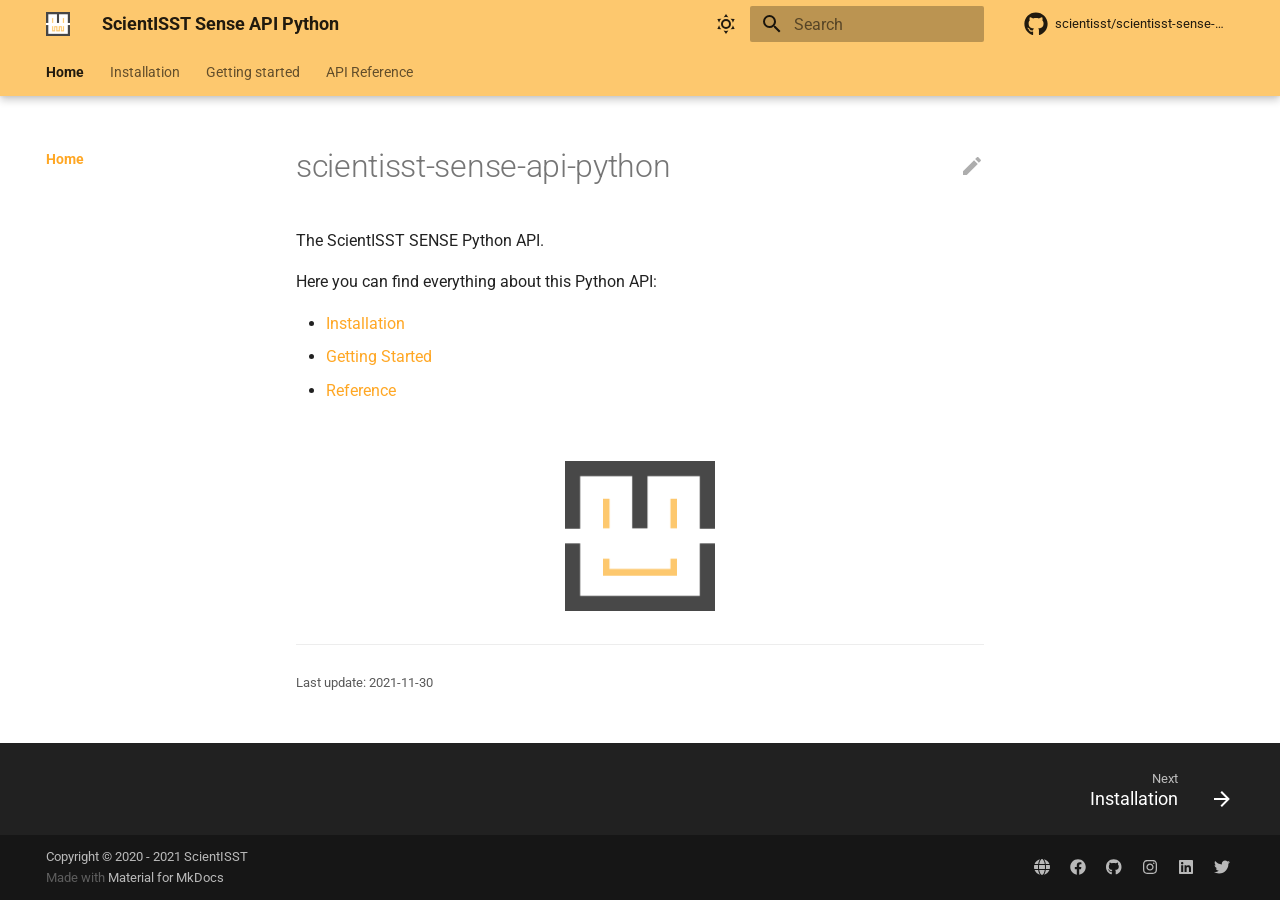
<file: index.html>
<!doctype html>
<html lang="en" class="no-js">
  <head>
    
      <meta charset="utf-8">
      <meta name="viewport" content="width=device-width,initial-scale=1">
      
      
      
      <link rel="icon" href="img/favicon.ico">
      <meta name="generator" content="mkdocs-1.2.3, mkdocs-material-8.2.5">
    
    
      
        <title>ScientISST Sense API Python</title>
      
    
    
      <link rel="stylesheet" href="assets/stylesheets/main.2d9f7617.min.css">
      
        
        <link rel="stylesheet" href="assets/stylesheets/palette.e6a45f82.min.css">
        
      
    
    
    
      
        
        
        <link rel="preconnect" href="https://fonts.gstatic.com" crossorigin>
        <link rel="stylesheet" href="https://fonts.googleapis.com/css?family=Roboto:300,300i,400,400i,700,700i%7CRoboto+Mono:400,400i,700,700i&display=fallback">
        <style>:root{--md-text-font:"Roboto";--md-code-font:"Roboto Mono"}</style>
      
    
    
      <link rel="stylesheet" href="assets/_mkdocstrings.css">
    
      <link rel="stylesheet" href="css/extra.css">
    
    <script>__md_scope=new URL(".",location),__md_get=(e,_=localStorage,t=__md_scope)=>JSON.parse(_.getItem(t.pathname+"."+e)),__md_set=(e,_,t=localStorage,a=__md_scope)=>{try{t.setItem(a.pathname+"."+e,JSON.stringify(_))}catch(e){}}</script>
    
      

    
    
  </head>
  
  
    
    
      
    
    
    
    
    <body dir="ltr" data-md-color-scheme="default" data-md-color-primary="amber" data-md-color-accent="amber">
  
    
    
      <script>var palette=__md_get("__palette");if(palette&&"object"==typeof palette.color)for(var key of Object.keys(palette.color))document.body.setAttribute("data-md-color-"+key,palette.color[key])</script>
    
    <input class="md-toggle" data-md-toggle="drawer" type="checkbox" id="__drawer" autocomplete="off">
    <input class="md-toggle" data-md-toggle="search" type="checkbox" id="__search" autocomplete="off">
    <label class="md-overlay" for="__drawer"></label>
    <div data-md-component="skip">
      
        
        <a href="#scientisst-sense-api-python" class="md-skip">
          Skip to content
        </a>
      
    </div>
    <div data-md-component="announce">
      
    </div>
    
    
      

  

<header class="md-header md-header--lifted" data-md-component="header">
  <nav class="md-header__inner md-grid" aria-label="Header">
    <a href="." title="ScientISST Sense API Python" class="md-header__button md-logo" aria-label="ScientISST Sense API Python" data-md-component="logo">
      
  <img src="img/logo.png" alt="logo">

    </a>
    <label class="md-header__button md-icon" for="__drawer">
      <svg xmlns="http://www.w3.org/2000/svg" viewBox="0 0 24 24"><path d="M3 6h18v2H3V6m0 5h18v2H3v-2m0 5h18v2H3v-2z"/></svg>
    </label>
    <div class="md-header__title" data-md-component="header-title">
      <div class="md-header__ellipsis">
        <div class="md-header__topic">
          <span class="md-ellipsis">
            ScientISST Sense API Python
          </span>
        </div>
        <div class="md-header__topic" data-md-component="header-topic">
          <span class="md-ellipsis">
            
              Home
            
          </span>
        </div>
      </div>
    </div>
    
      <form class="md-header__option" data-md-component="palette">
        
          
          
          <input class="md-option" data-md-color-media="(prefers-color-scheme: light)" data-md-color-scheme="default" data-md-color-primary="amber" data-md-color-accent="amber"  aria-label="Switch to dark mode"  type="radio" name="__palette" id="__palette_1">
          
            <label class="md-header__button md-icon" title="Switch to dark mode" for="__palette_2" hidden>
              <svg xmlns="http://www.w3.org/2000/svg" viewBox="0 0 24 24"><path d="M12 7a5 5 0 0 1 5 5 5 5 0 0 1-5 5 5 5 0 0 1-5-5 5 5 0 0 1 5-5m0 2a3 3 0 0 0-3 3 3 3 0 0 0 3 3 3 3 0 0 0 3-3 3 3 0 0 0-3-3m0-7 2.39 3.42C13.65 5.15 12.84 5 12 5c-.84 0-1.65.15-2.39.42L12 2M3.34 7l4.16-.35A7.2 7.2 0 0 0 5.94 8.5c-.44.74-.69 1.5-.83 2.29L3.34 7m.02 10 1.76-3.77a7.131 7.131 0 0 0 2.38 4.14L3.36 17M20.65 7l-1.77 3.79a7.023 7.023 0 0 0-2.38-4.15l4.15.36m-.01 10-4.14.36c.59-.51 1.12-1.14 1.54-1.86.42-.73.69-1.5.83-2.29L20.64 17M12 22l-2.41-3.44c.74.27 1.55.44 2.41.44.82 0 1.63-.17 2.37-.44L12 22z"/></svg>
            </label>
          
        
          
          
          <input class="md-option" data-md-color-media="(prefers-color-scheme: dark)" data-md-color-scheme="slate" data-md-color-primary="" data-md-color-accent="amber"  aria-label="Switch to light mode"  type="radio" name="__palette" id="__palette_2">
          
            <label class="md-header__button md-icon" title="Switch to light mode" for="__palette_1" hidden>
              <svg xmlns="http://www.w3.org/2000/svg" viewBox="0 0 24 24"><path d="m17.75 4.09-2.53 1.94.91 3.06-2.63-1.81-2.63 1.81.91-3.06-2.53-1.94L12.44 4l1.06-3 1.06 3 3.19.09m3.5 6.91-1.64 1.25.59 1.98-1.7-1.17-1.7 1.17.59-1.98L15.75 11l2.06-.05L18.5 9l.69 1.95 2.06.05m-2.28 4.95c.83-.08 1.72 1.1 1.19 1.85-.32.45-.66.87-1.08 1.27C15.17 23 8.84 23 4.94 19.07c-3.91-3.9-3.91-10.24 0-14.14.4-.4.82-.76 1.27-1.08.75-.53 1.93.36 1.85 1.19-.27 2.86.69 5.83 2.89 8.02a9.96 9.96 0 0 0 8.02 2.89m-1.64 2.02a12.08 12.08 0 0 1-7.8-3.47c-2.17-2.19-3.33-5-3.49-7.82-2.81 3.14-2.7 7.96.31 10.98 3.02 3.01 7.84 3.12 10.98.31z"/></svg>
            </label>
          
        
      </form>
    
    
    
      <label class="md-header__button md-icon" for="__search">
        <svg xmlns="http://www.w3.org/2000/svg" viewBox="0 0 24 24"><path d="M9.5 3A6.5 6.5 0 0 1 16 9.5c0 1.61-.59 3.09-1.56 4.23l.27.27h.79l5 5-1.5 1.5-5-5v-.79l-.27-.27A6.516 6.516 0 0 1 9.5 16 6.5 6.5 0 0 1 3 9.5 6.5 6.5 0 0 1 9.5 3m0 2C7 5 5 7 5 9.5S7 14 9.5 14 14 12 14 9.5 12 5 9.5 5z"/></svg>
      </label>
      <div class="md-search" data-md-component="search" role="dialog">
  <label class="md-search__overlay" for="__search"></label>
  <div class="md-search__inner" role="search">
    <form class="md-search__form" name="search">
      <input type="text" class="md-search__input" name="query" aria-label="Search" placeholder="Search" autocapitalize="off" autocorrect="off" autocomplete="off" spellcheck="false" data-md-component="search-query" required>
      <label class="md-search__icon md-icon" for="__search">
        <svg xmlns="http://www.w3.org/2000/svg" viewBox="0 0 24 24"><path d="M9.5 3A6.5 6.5 0 0 1 16 9.5c0 1.61-.59 3.09-1.56 4.23l.27.27h.79l5 5-1.5 1.5-5-5v-.79l-.27-.27A6.516 6.516 0 0 1 9.5 16 6.5 6.5 0 0 1 3 9.5 6.5 6.5 0 0 1 9.5 3m0 2C7 5 5 7 5 9.5S7 14 9.5 14 14 12 14 9.5 12 5 9.5 5z"/></svg>
        <svg xmlns="http://www.w3.org/2000/svg" viewBox="0 0 24 24"><path d="M20 11v2H8l5.5 5.5-1.42 1.42L4.16 12l7.92-7.92L13.5 5.5 8 11h12z"/></svg>
      </label>
      <nav class="md-search__options" aria-label="Search">
        
        <button type="reset" class="md-search__icon md-icon" aria-label="Clear" tabindex="-1">
          <svg xmlns="http://www.w3.org/2000/svg" viewBox="0 0 24 24"><path d="M19 6.41 17.59 5 12 10.59 6.41 5 5 6.41 10.59 12 5 17.59 6.41 19 12 13.41 17.59 19 19 17.59 13.41 12 19 6.41z"/></svg>
        </button>
      </nav>
      
    </form>
    <div class="md-search__output">
      <div class="md-search__scrollwrap" data-md-scrollfix>
        <div class="md-search-result" data-md-component="search-result">
          <div class="md-search-result__meta">
            Initializing search
          </div>
          <ol class="md-search-result__list"></ol>
        </div>
      </div>
    </div>
  </div>
</div>
    
    
      <div class="md-header__source">
        <a href="https://github.com/scientisst/scientisst-sense-api-python/" title="Go to repository" class="md-source" data-md-component="source">
  <div class="md-source__icon md-icon">
    
    <svg xmlns="http://www.w3.org/2000/svg" viewBox="0 0 496 512"><!--! Font Awesome Free 6.0.0 by @fontawesome - https://fontawesome.com License - https://fontawesome.com/license/free (Icons: CC BY 4.0, Fonts: SIL OFL 1.1, Code: MIT License) Copyright 2022 Fonticons, Inc.--><path d="M165.9 397.4c0 2-2.3 3.6-5.2 3.6-3.3.3-5.6-1.3-5.6-3.6 0-2 2.3-3.6 5.2-3.6 3-.3 5.6 1.3 5.6 3.6zm-31.1-4.5c-.7 2 1.3 4.3 4.3 4.9 2.6 1 5.6 0 6.2-2s-1.3-4.3-4.3-5.2c-2.6-.7-5.5.3-6.2 2.3zm44.2-1.7c-2.9.7-4.9 2.6-4.6 4.9.3 2 2.9 3.3 5.9 2.6 2.9-.7 4.9-2.6 4.6-4.6-.3-1.9-3-3.2-5.9-2.9zM244.8 8C106.1 8 0 113.3 0 252c0 110.9 69.8 205.8 169.5 239.2 12.8 2.3 17.3-5.6 17.3-12.1 0-6.2-.3-40.4-.3-61.4 0 0-70 15-84.7-29.8 0 0-11.4-29.1-27.8-36.6 0 0-22.9-15.7 1.6-15.4 0 0 24.9 2 38.6 25.8 21.9 38.6 58.6 27.5 72.9 20.9 2.3-16 8.8-27.1 16-33.7-55.9-6.2-112.3-14.3-112.3-110.5 0-27.5 7.6-41.3 23.6-58.9-2.6-6.5-11.1-33.3 2.6-67.9 20.9-6.5 69 27 69 27 20-5.6 41.5-8.5 62.8-8.5s42.8 2.9 62.8 8.5c0 0 48.1-33.6 69-27 13.7 34.7 5.2 61.4 2.6 67.9 16 17.7 25.8 31.5 25.8 58.9 0 96.5-58.9 104.2-114.8 110.5 9.2 7.9 17 22.9 17 46.4 0 33.7-.3 75.4-.3 83.6 0 6.5 4.6 14.4 17.3 12.1C428.2 457.8 496 362.9 496 252 496 113.3 383.5 8 244.8 8zM97.2 352.9c-1.3 1-1 3.3.7 5.2 1.6 1.6 3.9 2.3 5.2 1 1.3-1 1-3.3-.7-5.2-1.6-1.6-3.9-2.3-5.2-1zm-10.8-8.1c-.7 1.3.3 2.9 2.3 3.9 1.6 1 3.6.7 4.3-.7.7-1.3-.3-2.9-2.3-3.9-2-.6-3.6-.3-4.3.7zm32.4 35.6c-1.6 1.3-1 4.3 1.3 6.2 2.3 2.3 5.2 2.6 6.5 1 1.3-1.3.7-4.3-1.3-6.2-2.2-2.3-5.2-2.6-6.5-1zm-11.4-14.7c-1.6 1-1.6 3.6 0 5.9 1.6 2.3 4.3 3.3 5.6 2.3 1.6-1.3 1.6-3.9 0-6.2-1.4-2.3-4-3.3-5.6-2z"/></svg>
  </div>
  <div class="md-source__repository">
    scientisst/scientisst-sense-api-python
  </div>
</a>
      </div>
    
  </nav>
  
    
      
<nav class="md-tabs" aria-label="Tabs" data-md-component="tabs">
  <div class="md-tabs__inner md-grid">
    <ul class="md-tabs__list">
      
        
  
  
    
  


  <li class="md-tabs__item">
    <a href="." class="md-tabs__link md-tabs__link--active">
      Home
    </a>
  </li>

      
        
  
  


  <li class="md-tabs__item">
    <a href="installation/" class="md-tabs__link">
      Installation
    </a>
  </li>

      
        
  
  


  
  
  
    <li class="md-tabs__item">
      <a href="getting-started/sense/" class="md-tabs__link">
        Getting started
      </a>
    </li>
  

      
        
  
  


  
  
  
    <li class="md-tabs__item">
      <a href="reference/scientisst-reference/" class="md-tabs__link">
        API Reference
      </a>
    </li>
  

      
    </ul>
  </div>
</nav>
    
  
</header>
    
    <div class="md-container" data-md-component="container">
      
      
        
      
      <main class="md-main" data-md-component="main">
        <div class="md-main__inner md-grid">
          
            
              
              <div class="md-sidebar md-sidebar--primary" data-md-component="sidebar" data-md-type="navigation" >
                <div class="md-sidebar__scrollwrap">
                  <div class="md-sidebar__inner">
                    

  


<nav class="md-nav md-nav--primary md-nav--lifted" aria-label="Navigation" data-md-level="0">
  <label class="md-nav__title" for="__drawer">
    <a href="." title="ScientISST Sense API Python" class="md-nav__button md-logo" aria-label="ScientISST Sense API Python" data-md-component="logo">
      
  <img src="img/logo.png" alt="logo">

    </a>
    ScientISST Sense API Python
  </label>
  
    <div class="md-nav__source">
      <a href="https://github.com/scientisst/scientisst-sense-api-python/" title="Go to repository" class="md-source" data-md-component="source">
  <div class="md-source__icon md-icon">
    
    <svg xmlns="http://www.w3.org/2000/svg" viewBox="0 0 496 512"><!--! Font Awesome Free 6.0.0 by @fontawesome - https://fontawesome.com License - https://fontawesome.com/license/free (Icons: CC BY 4.0, Fonts: SIL OFL 1.1, Code: MIT License) Copyright 2022 Fonticons, Inc.--><path d="M165.9 397.4c0 2-2.3 3.6-5.2 3.6-3.3.3-5.6-1.3-5.6-3.6 0-2 2.3-3.6 5.2-3.6 3-.3 5.6 1.3 5.6 3.6zm-31.1-4.5c-.7 2 1.3 4.3 4.3 4.9 2.6 1 5.6 0 6.2-2s-1.3-4.3-4.3-5.2c-2.6-.7-5.5.3-6.2 2.3zm44.2-1.7c-2.9.7-4.9 2.6-4.6 4.9.3 2 2.9 3.3 5.9 2.6 2.9-.7 4.9-2.6 4.6-4.6-.3-1.9-3-3.2-5.9-2.9zM244.8 8C106.1 8 0 113.3 0 252c0 110.9 69.8 205.8 169.5 239.2 12.8 2.3 17.3-5.6 17.3-12.1 0-6.2-.3-40.4-.3-61.4 0 0-70 15-84.7-29.8 0 0-11.4-29.1-27.8-36.6 0 0-22.9-15.7 1.6-15.4 0 0 24.9 2 38.6 25.8 21.9 38.6 58.6 27.5 72.9 20.9 2.3-16 8.8-27.1 16-33.7-55.9-6.2-112.3-14.3-112.3-110.5 0-27.5 7.6-41.3 23.6-58.9-2.6-6.5-11.1-33.3 2.6-67.9 20.9-6.5 69 27 69 27 20-5.6 41.5-8.5 62.8-8.5s42.8 2.9 62.8 8.5c0 0 48.1-33.6 69-27 13.7 34.7 5.2 61.4 2.6 67.9 16 17.7 25.8 31.5 25.8 58.9 0 96.5-58.9 104.2-114.8 110.5 9.2 7.9 17 22.9 17 46.4 0 33.7-.3 75.4-.3 83.6 0 6.5 4.6 14.4 17.3 12.1C428.2 457.8 496 362.9 496 252 496 113.3 383.5 8 244.8 8zM97.2 352.9c-1.3 1-1 3.3.7 5.2 1.6 1.6 3.9 2.3 5.2 1 1.3-1 1-3.3-.7-5.2-1.6-1.6-3.9-2.3-5.2-1zm-10.8-8.1c-.7 1.3.3 2.9 2.3 3.9 1.6 1 3.6.7 4.3-.7.7-1.3-.3-2.9-2.3-3.9-2-.6-3.6-.3-4.3.7zm32.4 35.6c-1.6 1.3-1 4.3 1.3 6.2 2.3 2.3 5.2 2.6 6.5 1 1.3-1.3.7-4.3-1.3-6.2-2.2-2.3-5.2-2.6-6.5-1zm-11.4-14.7c-1.6 1-1.6 3.6 0 5.9 1.6 2.3 4.3 3.3 5.6 2.3 1.6-1.3 1.6-3.9 0-6.2-1.4-2.3-4-3.3-5.6-2z"/></svg>
  </div>
  <div class="md-source__repository">
    scientisst/scientisst-sense-api-python
  </div>
</a>
    </div>
  
  <ul class="md-nav__list" data-md-scrollfix>
    
      
      
      

  
  
    
  
  
    <li class="md-nav__item md-nav__item--active">
      
      <input class="md-nav__toggle md-toggle" data-md-toggle="toc" type="checkbox" id="__toc">
      
      
        
      
      
      <a href="." class="md-nav__link md-nav__link--active">
        Home
      </a>
      
    </li>
  

    
      
      
      

  
  
  
    <li class="md-nav__item">
      <a href="installation/" class="md-nav__link">
        Installation
      </a>
    </li>
  

    
      
      
      

  
  
  
    
    <li class="md-nav__item md-nav__item--nested">
      
      
        <input class="md-nav__toggle md-toggle" data-md-toggle="__nav_3" type="checkbox" id="__nav_3" >
      
      
      
      
        <label class="md-nav__link" for="__nav_3">
          Getting started
          <span class="md-nav__icon md-icon"></span>
        </label>
      
      <nav class="md-nav" aria-label="Getting started" data-md-level="1">
        <label class="md-nav__title" for="__nav_3">
          <span class="md-nav__icon md-icon"></span>
          Getting started
        </label>
        <ul class="md-nav__list" data-md-scrollfix>
          
            
              
  
  
  
    <li class="md-nav__item">
      <a href="getting-started/sense/" class="md-nav__link">
        sense.py
      </a>
    </li>
  

            
          
            
              
  
  
  
    <li class="md-nav__item">
      <a href="getting-started/api/" class="md-nav__link">
        API
      </a>
    </li>
  

            
          
        </ul>
      </nav>
    </li>
  

    
      
      
      

  
  
  
    
    <li class="md-nav__item md-nav__item--nested">
      
      
        <input class="md-nav__toggle md-toggle" data-md-toggle="__nav_4" type="checkbox" id="__nav_4" >
      
      
      
      
        <label class="md-nav__link" for="__nav_4">
          API Reference
          <span class="md-nav__icon md-icon"></span>
        </label>
      
      <nav class="md-nav" aria-label="API Reference" data-md-level="1">
        <label class="md-nav__title" for="__nav_4">
          <span class="md-nav__icon md-icon"></span>
          API Reference
        </label>
        <ul class="md-nav__list" data-md-scrollfix>
          
            
              
  
  
  
    <li class="md-nav__item">
      <a href="reference/scientisst-reference/" class="md-nav__link">
        ScientISST
      </a>
    </li>
  

            
          
            
              
  
  
  
    <li class="md-nav__item">
      <a href="reference/exceptions-reference/" class="md-nav__link">
        Exceptions
      </a>
    </li>
  

            
          
            
              
  
  
  
    <li class="md-nav__item">
      <a href="reference/frame-reference/" class="md-nav__link">
        Frame
      </a>
    </li>
  

            
          
            
              
  
  
  
    <li class="md-nav__item">
      <a href="reference/state-reference/" class="md-nav__link">
        State
      </a>
    </li>
  

            
          
        </ul>
      </nav>
    </li>
  

    
  </ul>
</nav>
                  </div>
                </div>
              </div>
            
            
              
              <div class="md-sidebar md-sidebar--secondary" data-md-component="sidebar" data-md-type="toc" >
                <div class="md-sidebar__scrollwrap">
                  <div class="md-sidebar__inner">
                    

<nav class="md-nav md-nav--secondary" aria-label="Table of contents">
  
  
  
    
  
  
</nav>
                  </div>
                </div>
              </div>
            
          
          <div class="md-content" data-md-component="content">
            <article class="md-content__inner md-typeset">
              
                
<a href="https://github.com/scientisst/scientisst-sense-api-python/edit/master/docs/index.md" title="Edit this page" class="md-content__button md-icon">
  <svg xmlns="http://www.w3.org/2000/svg" viewBox="0 0 24 24"><path d="M20.71 7.04c.39-.39.39-1.04 0-1.41l-2.34-2.34c-.37-.39-1.02-.39-1.41 0l-1.84 1.83 3.75 3.75M3 17.25V21h3.75L17.81 9.93l-3.75-3.75L3 17.25z"/></svg>
</a>



<h1 id="scientisst-sense-api-python">scientisst-sense-api-python</h1>
<p>The ScientISST SENSE Python API.</p>
<p>Here you can find everything about this Python API:</p>
<ul>
<li><a href="https://scientisst.github.io/scientisst-sense-api-python/installation/">Installation</a></li>
<li><a href="https://scientisst.github.io/scientisst-sense-api-python/getting-started/sense/">Getting Started</a></li>
<li><a href="https://scientisst.github.io/scientisst-sense-api-python/reference/scientisst-reference/">Reference</a></li>
</ul>
<p><br>
<center>
<img alt="ScientISST Logo" src="img/Scientist_GIF_5.gif" style="width:150px" title="ScientISST" />
</center></p>

  <hr>
<div class="md-source-file">
  <small>
    
      Last update:
      2021-11-30
    
  </small>
</div>

              
            </article>
          </div>
        </div>
        
      </main>
      
        <footer class="md-footer">
  
    <nav class="md-footer__inner md-grid" aria-label="Footer">
      
      
        
        <a href="installation/" class="md-footer__link md-footer__link--next" aria-label="Next: Installation" rel="next">
          <div class="md-footer__title">
            <div class="md-ellipsis">
              <span class="md-footer__direction">
                Next
              </span>
              Installation
            </div>
          </div>
          <div class="md-footer__button md-icon">
            <svg xmlns="http://www.w3.org/2000/svg" viewBox="0 0 24 24"><path d="M4 11v2h12l-5.5 5.5 1.42 1.42L19.84 12l-7.92-7.92L10.5 5.5 16 11H4z"/></svg>
          </div>
        </a>
      
    </nav>
  
  <div class="md-footer-meta md-typeset">
    <div class="md-footer-meta__inner md-grid">
      <div class="md-copyright">
  
    <div class="md-copyright__highlight">
      Copyright &copy; 2020 - 2021 ScientISST
    </div>
  
  
    Made with
    <a href="https://squidfunk.github.io/mkdocs-material/" target="_blank" rel="noopener">
      Material for MkDocs
    </a>
  
</div>
      
        <div class="md-social">
  
    
    
      
      
    
    <a href="https://scientisst.com" target="_blank" rel="noopener" title="scientisst.com" class="md-social__link">
      <svg xmlns="http://www.w3.org/2000/svg" viewBox="0 0 512 512"><!--! Font Awesome Free 6.0.0 by @fontawesome - https://fontawesome.com License - https://fontawesome.com/license/free (Icons: CC BY 4.0, Fonts: SIL OFL 1.1, Code: MIT License) Copyright 2022 Fonticons, Inc.--><path d="M352 256c0 22.2-1.2 43.6-3.3 64H163.3c-2.1-20.4-4.2-41.8-4.2-64 0-22.2 2.1-43.6 4.2-64h185.4c2.1 20.4 3.3 41.8 3.3 64zm151.9-64c5.3 20.5 8.1 41.9 8.1 64s-2.8 43.5-8.1 64H380.8c2.1-20.6 3.2-42.9 3.2-64 0-22-1.1-43.4-3.2-64h123.1zm-10.5-32H376.7c-10-63.86-29.8-117.38-55.3-151.558C399.8 29.09 463.4 85.94 493.4 160zm-149.1 0H167.7c6.1-36.4 15.5-68.62 27-94.65 10.5-23.61 22.2-40.74 33.5-51.54C239.4 3.178 248.7 0 256 0c7.3 0 16.6 3.178 27.8 13.81 11.3 10.8 23 27.93 33.5 51.54 11.5 26.03 20.9 58.25 27 94.65zm-325.69 0C48.59 85.94 112.2 29.09 190.6 8.442 165.1 42.62 145.3 96.14 135.3 160H18.61zm112.59 32c-2.1 20.6-4.1 42-4.1 64 0 21.1 2 43.4 4.1 64H8.065C2.8 299.5 0 278.1 0 256s2.8-43.5 8.065-64H131.2zm63.5 254.6c-11.5-26-20.9-58.2-27-94.6h176.6c-6.1 36.4-15.5 68.6-27 94.6-10.5 23.7-22.2 40.8-33.5 51.6-11.2 10.6-20.5 13.8-28.7 13.8-6.4 0-15.7-3.2-26.9-13.8-11.3-10.8-23-27.9-33.5-51.6zm-4.1 57C112.2 482.9 48.59 426.1 18.61 352H135.3c10 63.9 29.8 117.4 55.3 151.6zm130.8 0c25.5-34.2 45.3-87.7 55.3-151.6h116.7c-30 74.1-93.6 130.9-172 151.6z"/></svg>
    </a>
  
    
    
      
      
    
    <a href="https://www.facebook.com/ScientISSThub" target="_blank" rel="noopener" title="www.facebook.com" class="md-social__link">
      <svg xmlns="http://www.w3.org/2000/svg" viewBox="0 0 512 512"><!--! Font Awesome Free 6.0.0 by @fontawesome - https://fontawesome.com License - https://fontawesome.com/license/free (Icons: CC BY 4.0, Fonts: SIL OFL 1.1, Code: MIT License) Copyright 2022 Fonticons, Inc.--><path d="M504 256C504 119 393 8 256 8S8 119 8 256c0 123.78 90.69 226.38 209.25 245V327.69h-63V256h63v-54.64c0-62.15 37-96.48 93.67-96.48 27.14 0 55.52 4.84 55.52 4.84v61h-31.28c-30.8 0-40.41 19.12-40.41 38.73V256h68.78l-11 71.69h-57.78V501C413.31 482.38 504 379.78 504 256z"/></svg>
    </a>
  
    
    
      
      
    
    <a href="https://github.com/ScientISST" target="_blank" rel="noopener" title="github.com" class="md-social__link">
      <svg xmlns="http://www.w3.org/2000/svg" viewBox="0 0 496 512"><!--! Font Awesome Free 6.0.0 by @fontawesome - https://fontawesome.com License - https://fontawesome.com/license/free (Icons: CC BY 4.0, Fonts: SIL OFL 1.1, Code: MIT License) Copyright 2022 Fonticons, Inc.--><path d="M165.9 397.4c0 2-2.3 3.6-5.2 3.6-3.3.3-5.6-1.3-5.6-3.6 0-2 2.3-3.6 5.2-3.6 3-.3 5.6 1.3 5.6 3.6zm-31.1-4.5c-.7 2 1.3 4.3 4.3 4.9 2.6 1 5.6 0 6.2-2s-1.3-4.3-4.3-5.2c-2.6-.7-5.5.3-6.2 2.3zm44.2-1.7c-2.9.7-4.9 2.6-4.6 4.9.3 2 2.9 3.3 5.9 2.6 2.9-.7 4.9-2.6 4.6-4.6-.3-1.9-3-3.2-5.9-2.9zM244.8 8C106.1 8 0 113.3 0 252c0 110.9 69.8 205.8 169.5 239.2 12.8 2.3 17.3-5.6 17.3-12.1 0-6.2-.3-40.4-.3-61.4 0 0-70 15-84.7-29.8 0 0-11.4-29.1-27.8-36.6 0 0-22.9-15.7 1.6-15.4 0 0 24.9 2 38.6 25.8 21.9 38.6 58.6 27.5 72.9 20.9 2.3-16 8.8-27.1 16-33.7-55.9-6.2-112.3-14.3-112.3-110.5 0-27.5 7.6-41.3 23.6-58.9-2.6-6.5-11.1-33.3 2.6-67.9 20.9-6.5 69 27 69 27 20-5.6 41.5-8.5 62.8-8.5s42.8 2.9 62.8 8.5c0 0 48.1-33.6 69-27 13.7 34.7 5.2 61.4 2.6 67.9 16 17.7 25.8 31.5 25.8 58.9 0 96.5-58.9 104.2-114.8 110.5 9.2 7.9 17 22.9 17 46.4 0 33.7-.3 75.4-.3 83.6 0 6.5 4.6 14.4 17.3 12.1C428.2 457.8 496 362.9 496 252 496 113.3 383.5 8 244.8 8zM97.2 352.9c-1.3 1-1 3.3.7 5.2 1.6 1.6 3.9 2.3 5.2 1 1.3-1 1-3.3-.7-5.2-1.6-1.6-3.9-2.3-5.2-1zm-10.8-8.1c-.7 1.3.3 2.9 2.3 3.9 1.6 1 3.6.7 4.3-.7.7-1.3-.3-2.9-2.3-3.9-2-.6-3.6-.3-4.3.7zm32.4 35.6c-1.6 1.3-1 4.3 1.3 6.2 2.3 2.3 5.2 2.6 6.5 1 1.3-1.3.7-4.3-1.3-6.2-2.2-2.3-5.2-2.6-6.5-1zm-11.4-14.7c-1.6 1-1.6 3.6 0 5.9 1.6 2.3 4.3 3.3 5.6 2.3 1.6-1.3 1.6-3.9 0-6.2-1.4-2.3-4-3.3-5.6-2z"/></svg>
    </a>
  
    
    
      
      
    
    <a href="https://www.instagram.com/scientissthub/" target="_blank" rel="noopener" title="www.instagram.com" class="md-social__link">
      <svg xmlns="http://www.w3.org/2000/svg" viewBox="0 0 448 512"><!--! Font Awesome Free 6.0.0 by @fontawesome - https://fontawesome.com License - https://fontawesome.com/license/free (Icons: CC BY 4.0, Fonts: SIL OFL 1.1, Code: MIT License) Copyright 2022 Fonticons, Inc.--><path d="M224.1 141c-63.6 0-114.9 51.3-114.9 114.9s51.3 114.9 114.9 114.9S339 319.5 339 255.9 287.7 141 224.1 141zm0 189.6c-41.1 0-74.7-33.5-74.7-74.7s33.5-74.7 74.7-74.7 74.7 33.5 74.7 74.7-33.6 74.7-74.7 74.7zm146.4-194.3c0 14.9-12 26.8-26.8 26.8-14.9 0-26.8-12-26.8-26.8s12-26.8 26.8-26.8 26.8 12 26.8 26.8zm76.1 27.2c-1.7-35.9-9.9-67.7-36.2-93.9-26.2-26.2-58-34.4-93.9-36.2-37-2.1-147.9-2.1-184.9 0-35.8 1.7-67.6 9.9-93.9 36.1s-34.4 58-36.2 93.9c-2.1 37-2.1 147.9 0 184.9 1.7 35.9 9.9 67.7 36.2 93.9s58 34.4 93.9 36.2c37 2.1 147.9 2.1 184.9 0 35.9-1.7 67.7-9.9 93.9-36.2 26.2-26.2 34.4-58 36.2-93.9 2.1-37 2.1-147.8 0-184.8zM398.8 388c-7.8 19.6-22.9 34.7-42.6 42.6-29.5 11.7-99.5 9-132.1 9s-102.7 2.6-132.1-9c-19.6-7.8-34.7-22.9-42.6-42.6-11.7-29.5-9-99.5-9-132.1s-2.6-102.7 9-132.1c7.8-19.6 22.9-34.7 42.6-42.6 29.5-11.7 99.5-9 132.1-9s102.7-2.6 132.1 9c19.6 7.8 34.7 22.9 42.6 42.6 11.7 29.5 9 99.5 9 132.1s2.7 102.7-9 132.1z"/></svg>
    </a>
  
    
    
      
      
    
    <a href="https://www.linkedin.com/company/scientisst" target="_blank" rel="noopener" title="www.linkedin.com" class="md-social__link">
      <svg xmlns="http://www.w3.org/2000/svg" viewBox="0 0 448 512"><!--! Font Awesome Free 6.0.0 by @fontawesome - https://fontawesome.com License - https://fontawesome.com/license/free (Icons: CC BY 4.0, Fonts: SIL OFL 1.1, Code: MIT License) Copyright 2022 Fonticons, Inc.--><path d="M416 32H31.9C14.3 32 0 46.5 0 64.3v383.4C0 465.5 14.3 480 31.9 480H416c17.6 0 32-14.5 32-32.3V64.3c0-17.8-14.4-32.3-32-32.3zM135.4 416H69V202.2h66.5V416zm-33.2-243c-21.3 0-38.5-17.3-38.5-38.5S80.9 96 102.2 96c21.2 0 38.5 17.3 38.5 38.5 0 21.3-17.2 38.5-38.5 38.5zm282.1 243h-66.4V312c0-24.8-.5-56.7-34.5-56.7-34.6 0-39.9 27-39.9 54.9V416h-66.4V202.2h63.7v29.2h.9c8.9-16.8 30.6-34.5 62.9-34.5 67.2 0 79.7 44.3 79.7 101.9V416z"/></svg>
    </a>
  
    
    
      
      
    
    <a href="https://twitter.com/ScientISSThub" target="_blank" rel="noopener" title="twitter.com" class="md-social__link">
      <svg xmlns="http://www.w3.org/2000/svg" viewBox="0 0 512 512"><!--! Font Awesome Free 6.0.0 by @fontawesome - https://fontawesome.com License - https://fontawesome.com/license/free (Icons: CC BY 4.0, Fonts: SIL OFL 1.1, Code: MIT License) Copyright 2022 Fonticons, Inc.--><path d="M459.37 151.716c.325 4.548.325 9.097.325 13.645 0 138.72-105.583 298.558-298.558 298.558-59.452 0-114.68-17.219-161.137-47.106 8.447.974 16.568 1.299 25.34 1.299 49.055 0 94.213-16.568 130.274-44.832-46.132-.975-84.792-31.188-98.112-72.772 6.498.974 12.995 1.624 19.818 1.624 9.421 0 18.843-1.3 27.614-3.573-48.081-9.747-84.143-51.98-84.143-102.985v-1.299c13.969 7.797 30.214 12.67 47.431 13.319-28.264-18.843-46.781-51.005-46.781-87.391 0-19.492 5.197-37.36 14.294-52.954 51.655 63.675 129.3 105.258 216.365 109.807-1.624-7.797-2.599-15.918-2.599-24.04 0-57.828 46.782-104.934 104.934-104.934 30.213 0 57.502 12.67 76.67 33.137 23.715-4.548 46.456-13.32 66.599-25.34-7.798 24.366-24.366 44.833-46.132 57.827 21.117-2.273 41.584-8.122 60.426-16.243-14.292 20.791-32.161 39.308-52.628 54.253z"/></svg>
    </a>
  
</div>
      
    </div>
  </div>
</footer>
      
    </div>
    <div class="md-dialog" data-md-component="dialog">
      <div class="md-dialog__inner md-typeset"></div>
    </div>
    <script id="__config" type="application/json">{"base": ".", "features": ["navigation.tabs", "navigation.tabs.sticky", "navigation.sections"], "translations": {"clipboard.copy": "Copy to clipboard", "clipboard.copied": "Copied to clipboard", "search.config.lang": "en", "search.config.pipeline": "trimmer, stopWordFilter", "search.config.separator": "[\\s\\-]+", "search.placeholder": "Search", "search.result.placeholder": "Type to start searching", "search.result.none": "No matching documents", "search.result.one": "1 matching document", "search.result.other": "# matching documents", "search.result.more.one": "1 more on this page", "search.result.more.other": "# more on this page", "search.result.term.missing": "Missing", "select.version.title": "Select version"}, "search": "assets/javascripts/workers/search.bd0b6b67.min.js"}</script>
    
    
      <script src="assets/javascripts/bundle.467223ff.min.js"></script>
      
    
  </body>
</html>
</file>
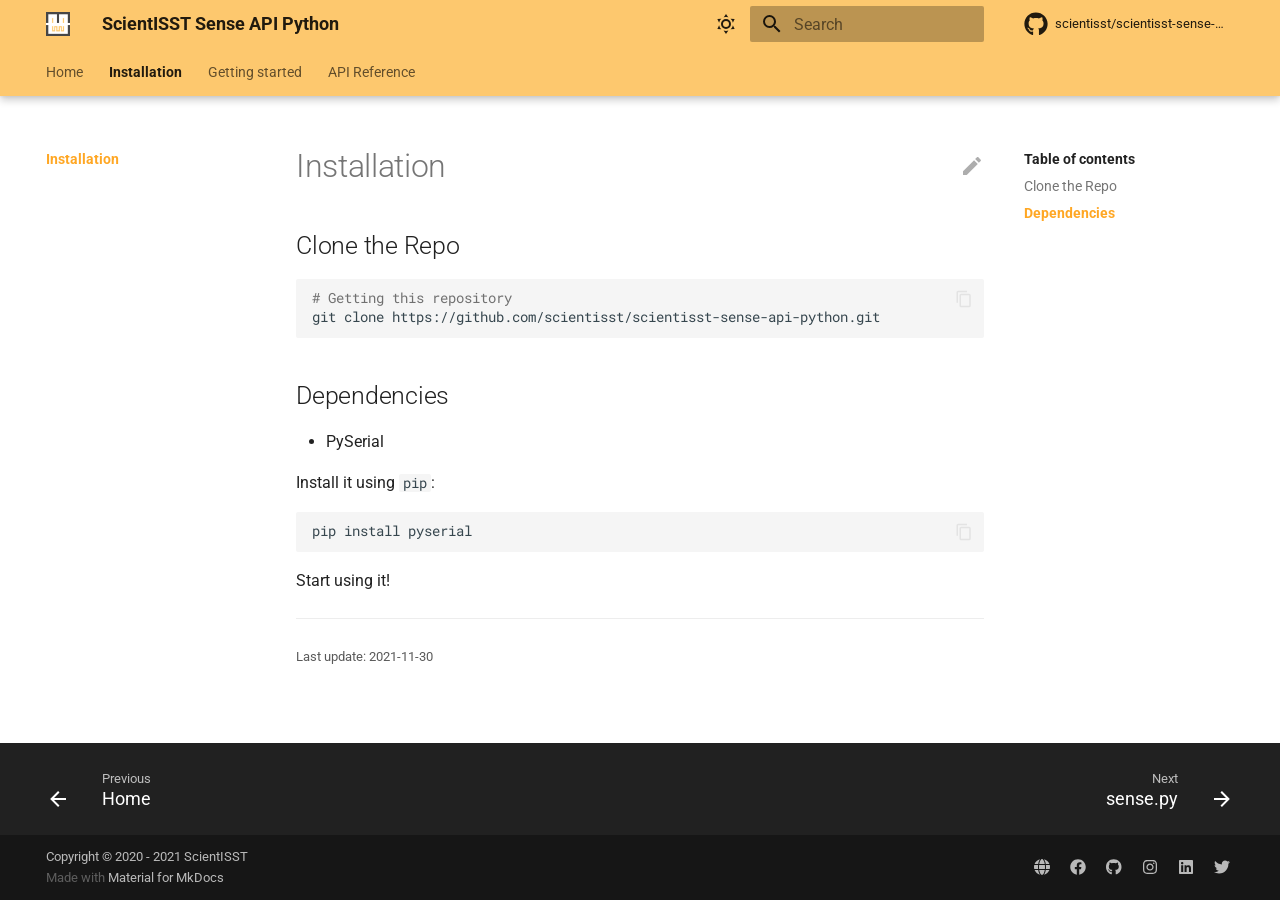
<file: installation/index.html>
<!doctype html>
<html lang="en" class="no-js">
  <head>
    
      <meta charset="utf-8">
      <meta name="viewport" content="width=device-width,initial-scale=1">
      
      
      
      <link rel="icon" href="../img/favicon.ico">
      <meta name="generator" content="mkdocs-1.2.3, mkdocs-material-8.2.5">
    
    
      
        <title>Installation - ScientISST Sense API Python</title>
      
    
    
      <link rel="stylesheet" href="../assets/stylesheets/main.2d9f7617.min.css">
      
        
        <link rel="stylesheet" href="../assets/stylesheets/palette.e6a45f82.min.css">
        
      
    
    
    
      
        
        
        <link rel="preconnect" href="https://fonts.gstatic.com" crossorigin>
        <link rel="stylesheet" href="https://fonts.googleapis.com/css?family=Roboto:300,300i,400,400i,700,700i%7CRoboto+Mono:400,400i,700,700i&display=fallback">
        <style>:root{--md-text-font:"Roboto";--md-code-font:"Roboto Mono"}</style>
      
    
    
      <link rel="stylesheet" href="../assets/_mkdocstrings.css">
    
      <link rel="stylesheet" href="../css/extra.css">
    
    <script>__md_scope=new URL("..",location),__md_get=(e,_=localStorage,t=__md_scope)=>JSON.parse(_.getItem(t.pathname+"."+e)),__md_set=(e,_,t=localStorage,a=__md_scope)=>{try{t.setItem(a.pathname+"."+e,JSON.stringify(_))}catch(e){}}</script>
    
      

    
    
  </head>
  
  
    
    
      
    
    
    
    
    <body dir="ltr" data-md-color-scheme="default" data-md-color-primary="amber" data-md-color-accent="amber">
  
    
    
      <script>var palette=__md_get("__palette");if(palette&&"object"==typeof palette.color)for(var key of Object.keys(palette.color))document.body.setAttribute("data-md-color-"+key,palette.color[key])</script>
    
    <input class="md-toggle" data-md-toggle="drawer" type="checkbox" id="__drawer" autocomplete="off">
    <input class="md-toggle" data-md-toggle="search" type="checkbox" id="__search" autocomplete="off">
    <label class="md-overlay" for="__drawer"></label>
    <div data-md-component="skip">
      
        
        <a href="#installation" class="md-skip">
          Skip to content
        </a>
      
    </div>
    <div data-md-component="announce">
      
    </div>
    
    
      

  

<header class="md-header md-header--lifted" data-md-component="header">
  <nav class="md-header__inner md-grid" aria-label="Header">
    <a href=".." title="ScientISST Sense API Python" class="md-header__button md-logo" aria-label="ScientISST Sense API Python" data-md-component="logo">
      
  <img src="../img/logo.png" alt="logo">

    </a>
    <label class="md-header__button md-icon" for="__drawer">
      <svg xmlns="http://www.w3.org/2000/svg" viewBox="0 0 24 24"><path d="M3 6h18v2H3V6m0 5h18v2H3v-2m0 5h18v2H3v-2z"/></svg>
    </label>
    <div class="md-header__title" data-md-component="header-title">
      <div class="md-header__ellipsis">
        <div class="md-header__topic">
          <span class="md-ellipsis">
            ScientISST Sense API Python
          </span>
        </div>
        <div class="md-header__topic" data-md-component="header-topic">
          <span class="md-ellipsis">
            
              Installation
            
          </span>
        </div>
      </div>
    </div>
    
      <form class="md-header__option" data-md-component="palette">
        
          
          
          <input class="md-option" data-md-color-media="(prefers-color-scheme: light)" data-md-color-scheme="default" data-md-color-primary="amber" data-md-color-accent="amber"  aria-label="Switch to dark mode"  type="radio" name="__palette" id="__palette_1">
          
            <label class="md-header__button md-icon" title="Switch to dark mode" for="__palette_2" hidden>
              <svg xmlns="http://www.w3.org/2000/svg" viewBox="0 0 24 24"><path d="M12 7a5 5 0 0 1 5 5 5 5 0 0 1-5 5 5 5 0 0 1-5-5 5 5 0 0 1 5-5m0 2a3 3 0 0 0-3 3 3 3 0 0 0 3 3 3 3 0 0 0 3-3 3 3 0 0 0-3-3m0-7 2.39 3.42C13.65 5.15 12.84 5 12 5c-.84 0-1.65.15-2.39.42L12 2M3.34 7l4.16-.35A7.2 7.2 0 0 0 5.94 8.5c-.44.74-.69 1.5-.83 2.29L3.34 7m.02 10 1.76-3.77a7.131 7.131 0 0 0 2.38 4.14L3.36 17M20.65 7l-1.77 3.79a7.023 7.023 0 0 0-2.38-4.15l4.15.36m-.01 10-4.14.36c.59-.51 1.12-1.14 1.54-1.86.42-.73.69-1.5.83-2.29L20.64 17M12 22l-2.41-3.44c.74.27 1.55.44 2.41.44.82 0 1.63-.17 2.37-.44L12 22z"/></svg>
            </label>
          
        
          
          
          <input class="md-option" data-md-color-media="(prefers-color-scheme: dark)" data-md-color-scheme="slate" data-md-color-primary="" data-md-color-accent="amber"  aria-label="Switch to light mode"  type="radio" name="__palette" id="__palette_2">
          
            <label class="md-header__button md-icon" title="Switch to light mode" for="__palette_1" hidden>
              <svg xmlns="http://www.w3.org/2000/svg" viewBox="0 0 24 24"><path d="m17.75 4.09-2.53 1.94.91 3.06-2.63-1.81-2.63 1.81.91-3.06-2.53-1.94L12.44 4l1.06-3 1.06 3 3.19.09m3.5 6.91-1.64 1.25.59 1.98-1.7-1.17-1.7 1.17.59-1.98L15.75 11l2.06-.05L18.5 9l.69 1.95 2.06.05m-2.28 4.95c.83-.08 1.72 1.1 1.19 1.85-.32.45-.66.87-1.08 1.27C15.17 23 8.84 23 4.94 19.07c-3.91-3.9-3.91-10.24 0-14.14.4-.4.82-.76 1.27-1.08.75-.53 1.93.36 1.85 1.19-.27 2.86.69 5.83 2.89 8.02a9.96 9.96 0 0 0 8.02 2.89m-1.64 2.02a12.08 12.08 0 0 1-7.8-3.47c-2.17-2.19-3.33-5-3.49-7.82-2.81 3.14-2.7 7.96.31 10.98 3.02 3.01 7.84 3.12 10.98.31z"/></svg>
            </label>
          
        
      </form>
    
    
    
      <label class="md-header__button md-icon" for="__search">
        <svg xmlns="http://www.w3.org/2000/svg" viewBox="0 0 24 24"><path d="M9.5 3A6.5 6.5 0 0 1 16 9.5c0 1.61-.59 3.09-1.56 4.23l.27.27h.79l5 5-1.5 1.5-5-5v-.79l-.27-.27A6.516 6.516 0 0 1 9.5 16 6.5 6.5 0 0 1 3 9.5 6.5 6.5 0 0 1 9.5 3m0 2C7 5 5 7 5 9.5S7 14 9.5 14 14 12 14 9.5 12 5 9.5 5z"/></svg>
      </label>
      <div class="md-search" data-md-component="search" role="dialog">
  <label class="md-search__overlay" for="__search"></label>
  <div class="md-search__inner" role="search">
    <form class="md-search__form" name="search">
      <input type="text" class="md-search__input" name="query" aria-label="Search" placeholder="Search" autocapitalize="off" autocorrect="off" autocomplete="off" spellcheck="false" data-md-component="search-query" required>
      <label class="md-search__icon md-icon" for="__search">
        <svg xmlns="http://www.w3.org/2000/svg" viewBox="0 0 24 24"><path d="M9.5 3A6.5 6.5 0 0 1 16 9.5c0 1.61-.59 3.09-1.56 4.23l.27.27h.79l5 5-1.5 1.5-5-5v-.79l-.27-.27A6.516 6.516 0 0 1 9.5 16 6.5 6.5 0 0 1 3 9.5 6.5 6.5 0 0 1 9.5 3m0 2C7 5 5 7 5 9.5S7 14 9.5 14 14 12 14 9.5 12 5 9.5 5z"/></svg>
        <svg xmlns="http://www.w3.org/2000/svg" viewBox="0 0 24 24"><path d="M20 11v2H8l5.5 5.5-1.42 1.42L4.16 12l7.92-7.92L13.5 5.5 8 11h12z"/></svg>
      </label>
      <nav class="md-search__options" aria-label="Search">
        
        <button type="reset" class="md-search__icon md-icon" aria-label="Clear" tabindex="-1">
          <svg xmlns="http://www.w3.org/2000/svg" viewBox="0 0 24 24"><path d="M19 6.41 17.59 5 12 10.59 6.41 5 5 6.41 10.59 12 5 17.59 6.41 19 12 13.41 17.59 19 19 17.59 13.41 12 19 6.41z"/></svg>
        </button>
      </nav>
      
    </form>
    <div class="md-search__output">
      <div class="md-search__scrollwrap" data-md-scrollfix>
        <div class="md-search-result" data-md-component="search-result">
          <div class="md-search-result__meta">
            Initializing search
          </div>
          <ol class="md-search-result__list"></ol>
        </div>
      </div>
    </div>
  </div>
</div>
    
    
      <div class="md-header__source">
        <a href="https://github.com/scientisst/scientisst-sense-api-python/" title="Go to repository" class="md-source" data-md-component="source">
  <div class="md-source__icon md-icon">
    
    <svg xmlns="http://www.w3.org/2000/svg" viewBox="0 0 496 512"><!--! Font Awesome Free 6.0.0 by @fontawesome - https://fontawesome.com License - https://fontawesome.com/license/free (Icons: CC BY 4.0, Fonts: SIL OFL 1.1, Code: MIT License) Copyright 2022 Fonticons, Inc.--><path d="M165.9 397.4c0 2-2.3 3.6-5.2 3.6-3.3.3-5.6-1.3-5.6-3.6 0-2 2.3-3.6 5.2-3.6 3-.3 5.6 1.3 5.6 3.6zm-31.1-4.5c-.7 2 1.3 4.3 4.3 4.9 2.6 1 5.6 0 6.2-2s-1.3-4.3-4.3-5.2c-2.6-.7-5.5.3-6.2 2.3zm44.2-1.7c-2.9.7-4.9 2.6-4.6 4.9.3 2 2.9 3.3 5.9 2.6 2.9-.7 4.9-2.6 4.6-4.6-.3-1.9-3-3.2-5.9-2.9zM244.8 8C106.1 8 0 113.3 0 252c0 110.9 69.8 205.8 169.5 239.2 12.8 2.3 17.3-5.6 17.3-12.1 0-6.2-.3-40.4-.3-61.4 0 0-70 15-84.7-29.8 0 0-11.4-29.1-27.8-36.6 0 0-22.9-15.7 1.6-15.4 0 0 24.9 2 38.6 25.8 21.9 38.6 58.6 27.5 72.9 20.9 2.3-16 8.8-27.1 16-33.7-55.9-6.2-112.3-14.3-112.3-110.5 0-27.5 7.6-41.3 23.6-58.9-2.6-6.5-11.1-33.3 2.6-67.9 20.9-6.5 69 27 69 27 20-5.6 41.5-8.5 62.8-8.5s42.8 2.9 62.8 8.5c0 0 48.1-33.6 69-27 13.7 34.7 5.2 61.4 2.6 67.9 16 17.7 25.8 31.5 25.8 58.9 0 96.5-58.9 104.2-114.8 110.5 9.2 7.9 17 22.9 17 46.4 0 33.7-.3 75.4-.3 83.6 0 6.5 4.6 14.4 17.3 12.1C428.2 457.8 496 362.9 496 252 496 113.3 383.5 8 244.8 8zM97.2 352.9c-1.3 1-1 3.3.7 5.2 1.6 1.6 3.9 2.3 5.2 1 1.3-1 1-3.3-.7-5.2-1.6-1.6-3.9-2.3-5.2-1zm-10.8-8.1c-.7 1.3.3 2.9 2.3 3.9 1.6 1 3.6.7 4.3-.7.7-1.3-.3-2.9-2.3-3.9-2-.6-3.6-.3-4.3.7zm32.4 35.6c-1.6 1.3-1 4.3 1.3 6.2 2.3 2.3 5.2 2.6 6.5 1 1.3-1.3.7-4.3-1.3-6.2-2.2-2.3-5.2-2.6-6.5-1zm-11.4-14.7c-1.6 1-1.6 3.6 0 5.9 1.6 2.3 4.3 3.3 5.6 2.3 1.6-1.3 1.6-3.9 0-6.2-1.4-2.3-4-3.3-5.6-2z"/></svg>
  </div>
  <div class="md-source__repository">
    scientisst/scientisst-sense-api-python
  </div>
</a>
      </div>
    
  </nav>
  
    
      
<nav class="md-tabs" aria-label="Tabs" data-md-component="tabs">
  <div class="md-tabs__inner md-grid">
    <ul class="md-tabs__list">
      
        
  
  


  <li class="md-tabs__item">
    <a href=".." class="md-tabs__link">
      Home
    </a>
  </li>

      
        
  
  
    
  


  <li class="md-tabs__item">
    <a href="./" class="md-tabs__link md-tabs__link--active">
      Installation
    </a>
  </li>

      
        
  
  


  
  
  
    <li class="md-tabs__item">
      <a href="../getting-started/sense/" class="md-tabs__link">
        Getting started
      </a>
    </li>
  

      
        
  
  


  
  
  
    <li class="md-tabs__item">
      <a href="../reference/scientisst-reference/" class="md-tabs__link">
        API Reference
      </a>
    </li>
  

      
    </ul>
  </div>
</nav>
    
  
</header>
    
    <div class="md-container" data-md-component="container">
      
      
        
      
      <main class="md-main" data-md-component="main">
        <div class="md-main__inner md-grid">
          
            
              
              <div class="md-sidebar md-sidebar--primary" data-md-component="sidebar" data-md-type="navigation" >
                <div class="md-sidebar__scrollwrap">
                  <div class="md-sidebar__inner">
                    

  


<nav class="md-nav md-nav--primary md-nav--lifted" aria-label="Navigation" data-md-level="0">
  <label class="md-nav__title" for="__drawer">
    <a href=".." title="ScientISST Sense API Python" class="md-nav__button md-logo" aria-label="ScientISST Sense API Python" data-md-component="logo">
      
  <img src="../img/logo.png" alt="logo">

    </a>
    ScientISST Sense API Python
  </label>
  
    <div class="md-nav__source">
      <a href="https://github.com/scientisst/scientisst-sense-api-python/" title="Go to repository" class="md-source" data-md-component="source">
  <div class="md-source__icon md-icon">
    
    <svg xmlns="http://www.w3.org/2000/svg" viewBox="0 0 496 512"><!--! Font Awesome Free 6.0.0 by @fontawesome - https://fontawesome.com License - https://fontawesome.com/license/free (Icons: CC BY 4.0, Fonts: SIL OFL 1.1, Code: MIT License) Copyright 2022 Fonticons, Inc.--><path d="M165.9 397.4c0 2-2.3 3.6-5.2 3.6-3.3.3-5.6-1.3-5.6-3.6 0-2 2.3-3.6 5.2-3.6 3-.3 5.6 1.3 5.6 3.6zm-31.1-4.5c-.7 2 1.3 4.3 4.3 4.9 2.6 1 5.6 0 6.2-2s-1.3-4.3-4.3-5.2c-2.6-.7-5.5.3-6.2 2.3zm44.2-1.7c-2.9.7-4.9 2.6-4.6 4.9.3 2 2.9 3.3 5.9 2.6 2.9-.7 4.9-2.6 4.6-4.6-.3-1.9-3-3.2-5.9-2.9zM244.8 8C106.1 8 0 113.3 0 252c0 110.9 69.8 205.8 169.5 239.2 12.8 2.3 17.3-5.6 17.3-12.1 0-6.2-.3-40.4-.3-61.4 0 0-70 15-84.7-29.8 0 0-11.4-29.1-27.8-36.6 0 0-22.9-15.7 1.6-15.4 0 0 24.9 2 38.6 25.8 21.9 38.6 58.6 27.5 72.9 20.9 2.3-16 8.8-27.1 16-33.7-55.9-6.2-112.3-14.3-112.3-110.5 0-27.5 7.6-41.3 23.6-58.9-2.6-6.5-11.1-33.3 2.6-67.9 20.9-6.5 69 27 69 27 20-5.6 41.5-8.5 62.8-8.5s42.8 2.9 62.8 8.5c0 0 48.1-33.6 69-27 13.7 34.7 5.2 61.4 2.6 67.9 16 17.7 25.8 31.5 25.8 58.9 0 96.5-58.9 104.2-114.8 110.5 9.2 7.9 17 22.9 17 46.4 0 33.7-.3 75.4-.3 83.6 0 6.5 4.6 14.4 17.3 12.1C428.2 457.8 496 362.9 496 252 496 113.3 383.5 8 244.8 8zM97.2 352.9c-1.3 1-1 3.3.7 5.2 1.6 1.6 3.9 2.3 5.2 1 1.3-1 1-3.3-.7-5.2-1.6-1.6-3.9-2.3-5.2-1zm-10.8-8.1c-.7 1.3.3 2.9 2.3 3.9 1.6 1 3.6.7 4.3-.7.7-1.3-.3-2.9-2.3-3.9-2-.6-3.6-.3-4.3.7zm32.4 35.6c-1.6 1.3-1 4.3 1.3 6.2 2.3 2.3 5.2 2.6 6.5 1 1.3-1.3.7-4.3-1.3-6.2-2.2-2.3-5.2-2.6-6.5-1zm-11.4-14.7c-1.6 1-1.6 3.6 0 5.9 1.6 2.3 4.3 3.3 5.6 2.3 1.6-1.3 1.6-3.9 0-6.2-1.4-2.3-4-3.3-5.6-2z"/></svg>
  </div>
  <div class="md-source__repository">
    scientisst/scientisst-sense-api-python
  </div>
</a>
    </div>
  
  <ul class="md-nav__list" data-md-scrollfix>
    
      
      
      

  
  
  
    <li class="md-nav__item">
      <a href=".." class="md-nav__link">
        Home
      </a>
    </li>
  

    
      
      
      

  
  
    
  
  
    <li class="md-nav__item md-nav__item--active">
      
      <input class="md-nav__toggle md-toggle" data-md-toggle="toc" type="checkbox" id="__toc">
      
      
        
      
      
        <label class="md-nav__link md-nav__link--active" for="__toc">
          Installation
          <span class="md-nav__icon md-icon"></span>
        </label>
      
      <a href="./" class="md-nav__link md-nav__link--active">
        Installation
      </a>
      
        

<nav class="md-nav md-nav--secondary" aria-label="Table of contents">
  
  
  
    
  
  
    <label class="md-nav__title" for="__toc">
      <span class="md-nav__icon md-icon"></span>
      Table of contents
    </label>
    <ul class="md-nav__list" data-md-component="toc" data-md-scrollfix>
      
        <li class="md-nav__item">
  <a href="#clone-the-repo" class="md-nav__link">
    Clone the Repo
  </a>
  
</li>
      
        <li class="md-nav__item">
  <a href="#dependencies" class="md-nav__link">
    Dependencies
  </a>
  
</li>
      
    </ul>
  
</nav>
      
    </li>
  

    
      
      
      

  
  
  
    
    <li class="md-nav__item md-nav__item--nested">
      
      
        <input class="md-nav__toggle md-toggle" data-md-toggle="__nav_3" type="checkbox" id="__nav_3" >
      
      
      
      
        <label class="md-nav__link" for="__nav_3">
          Getting started
          <span class="md-nav__icon md-icon"></span>
        </label>
      
      <nav class="md-nav" aria-label="Getting started" data-md-level="1">
        <label class="md-nav__title" for="__nav_3">
          <span class="md-nav__icon md-icon"></span>
          Getting started
        </label>
        <ul class="md-nav__list" data-md-scrollfix>
          
            
              
  
  
  
    <li class="md-nav__item">
      <a href="../getting-started/sense/" class="md-nav__link">
        sense.py
      </a>
    </li>
  

            
          
            
              
  
  
  
    <li class="md-nav__item">
      <a href="../getting-started/api/" class="md-nav__link">
        API
      </a>
    </li>
  

            
          
        </ul>
      </nav>
    </li>
  

    
      
      
      

  
  
  
    
    <li class="md-nav__item md-nav__item--nested">
      
      
        <input class="md-nav__toggle md-toggle" data-md-toggle="__nav_4" type="checkbox" id="__nav_4" >
      
      
      
      
        <label class="md-nav__link" for="__nav_4">
          API Reference
          <span class="md-nav__icon md-icon"></span>
        </label>
      
      <nav class="md-nav" aria-label="API Reference" data-md-level="1">
        <label class="md-nav__title" for="__nav_4">
          <span class="md-nav__icon md-icon"></span>
          API Reference
        </label>
        <ul class="md-nav__list" data-md-scrollfix>
          
            
              
  
  
  
    <li class="md-nav__item">
      <a href="../reference/scientisst-reference/" class="md-nav__link">
        ScientISST
      </a>
    </li>
  

            
          
            
              
  
  
  
    <li class="md-nav__item">
      <a href="../reference/exceptions-reference/" class="md-nav__link">
        Exceptions
      </a>
    </li>
  

            
          
            
              
  
  
  
    <li class="md-nav__item">
      <a href="../reference/frame-reference/" class="md-nav__link">
        Frame
      </a>
    </li>
  

            
          
            
              
  
  
  
    <li class="md-nav__item">
      <a href="../reference/state-reference/" class="md-nav__link">
        State
      </a>
    </li>
  

            
          
        </ul>
      </nav>
    </li>
  

    
  </ul>
</nav>
                  </div>
                </div>
              </div>
            
            
              
              <div class="md-sidebar md-sidebar--secondary" data-md-component="sidebar" data-md-type="toc" >
                <div class="md-sidebar__scrollwrap">
                  <div class="md-sidebar__inner">
                    

<nav class="md-nav md-nav--secondary" aria-label="Table of contents">
  
  
  
    
  
  
    <label class="md-nav__title" for="__toc">
      <span class="md-nav__icon md-icon"></span>
      Table of contents
    </label>
    <ul class="md-nav__list" data-md-component="toc" data-md-scrollfix>
      
        <li class="md-nav__item">
  <a href="#clone-the-repo" class="md-nav__link">
    Clone the Repo
  </a>
  
</li>
      
        <li class="md-nav__item">
  <a href="#dependencies" class="md-nav__link">
    Dependencies
  </a>
  
</li>
      
    </ul>
  
</nav>
                  </div>
                </div>
              </div>
            
          
          <div class="md-content" data-md-component="content">
            <article class="md-content__inner md-typeset">
              
                
<a href="https://github.com/scientisst/scientisst-sense-api-python/edit/master/docs/installation.md" title="Edit this page" class="md-content__button md-icon">
  <svg xmlns="http://www.w3.org/2000/svg" viewBox="0 0 24 24"><path d="M20.71 7.04c.39-.39.39-1.04 0-1.41l-2.34-2.34c-.37-.39-1.02-.39-1.41 0l-1.84 1.83 3.75 3.75M3 17.25V21h3.75L17.81 9.93l-3.75-3.75L3 17.25z"/></svg>
</a>



<h1 id="installation">Installation</h1>
<h2 id="clone-the-repo">Clone the Repo</h2>
<div class="highlight"><pre><span></span><code><span class="c1"># Getting this repository </span>
git clone https://github.com/scientisst/scientisst-sense-api-python.git
</code></pre></div>
<h2 id="dependencies">Dependencies</h2>
<ul>
<li>PySerial</li>
</ul>
<p>Install it using <code>pip</code>:</p>
<div class="highlight"><pre><span></span><code>pip install pyserial
</code></pre></div>
<p>Start using it!</p>

  <hr>
<div class="md-source-file">
  <small>
    
      Last update:
      2021-11-30
    
  </small>
</div>

              
            </article>
          </div>
        </div>
        
      </main>
      
        <footer class="md-footer">
  
    <nav class="md-footer__inner md-grid" aria-label="Footer">
      
        
        <a href=".." class="md-footer__link md-footer__link--prev" aria-label="Previous: Home" rel="prev">
          <div class="md-footer__button md-icon">
            <svg xmlns="http://www.w3.org/2000/svg" viewBox="0 0 24 24"><path d="M20 11v2H8l5.5 5.5-1.42 1.42L4.16 12l7.92-7.92L13.5 5.5 8 11h12z"/></svg>
          </div>
          <div class="md-footer__title">
            <div class="md-ellipsis">
              <span class="md-footer__direction">
                Previous
              </span>
              Home
            </div>
          </div>
        </a>
      
      
        
        <a href="../getting-started/sense/" class="md-footer__link md-footer__link--next" aria-label="Next: sense.py" rel="next">
          <div class="md-footer__title">
            <div class="md-ellipsis">
              <span class="md-footer__direction">
                Next
              </span>
              sense.py
            </div>
          </div>
          <div class="md-footer__button md-icon">
            <svg xmlns="http://www.w3.org/2000/svg" viewBox="0 0 24 24"><path d="M4 11v2h12l-5.5 5.5 1.42 1.42L19.84 12l-7.92-7.92L10.5 5.5 16 11H4z"/></svg>
          </div>
        </a>
      
    </nav>
  
  <div class="md-footer-meta md-typeset">
    <div class="md-footer-meta__inner md-grid">
      <div class="md-copyright">
  
    <div class="md-copyright__highlight">
      Copyright &copy; 2020 - 2021 ScientISST
    </div>
  
  
    Made with
    <a href="https://squidfunk.github.io/mkdocs-material/" target="_blank" rel="noopener">
      Material for MkDocs
    </a>
  
</div>
      
        <div class="md-social">
  
    
    
      
      
    
    <a href="https://scientisst.com" target="_blank" rel="noopener" title="scientisst.com" class="md-social__link">
      <svg xmlns="http://www.w3.org/2000/svg" viewBox="0 0 512 512"><!--! Font Awesome Free 6.0.0 by @fontawesome - https://fontawesome.com License - https://fontawesome.com/license/free (Icons: CC BY 4.0, Fonts: SIL OFL 1.1, Code: MIT License) Copyright 2022 Fonticons, Inc.--><path d="M352 256c0 22.2-1.2 43.6-3.3 64H163.3c-2.1-20.4-4.2-41.8-4.2-64 0-22.2 2.1-43.6 4.2-64h185.4c2.1 20.4 3.3 41.8 3.3 64zm151.9-64c5.3 20.5 8.1 41.9 8.1 64s-2.8 43.5-8.1 64H380.8c2.1-20.6 3.2-42.9 3.2-64 0-22-1.1-43.4-3.2-64h123.1zm-10.5-32H376.7c-10-63.86-29.8-117.38-55.3-151.558C399.8 29.09 463.4 85.94 493.4 160zm-149.1 0H167.7c6.1-36.4 15.5-68.62 27-94.65 10.5-23.61 22.2-40.74 33.5-51.54C239.4 3.178 248.7 0 256 0c7.3 0 16.6 3.178 27.8 13.81 11.3 10.8 23 27.93 33.5 51.54 11.5 26.03 20.9 58.25 27 94.65zm-325.69 0C48.59 85.94 112.2 29.09 190.6 8.442 165.1 42.62 145.3 96.14 135.3 160H18.61zm112.59 32c-2.1 20.6-4.1 42-4.1 64 0 21.1 2 43.4 4.1 64H8.065C2.8 299.5 0 278.1 0 256s2.8-43.5 8.065-64H131.2zm63.5 254.6c-11.5-26-20.9-58.2-27-94.6h176.6c-6.1 36.4-15.5 68.6-27 94.6-10.5 23.7-22.2 40.8-33.5 51.6-11.2 10.6-20.5 13.8-28.7 13.8-6.4 0-15.7-3.2-26.9-13.8-11.3-10.8-23-27.9-33.5-51.6zm-4.1 57C112.2 482.9 48.59 426.1 18.61 352H135.3c10 63.9 29.8 117.4 55.3 151.6zm130.8 0c25.5-34.2 45.3-87.7 55.3-151.6h116.7c-30 74.1-93.6 130.9-172 151.6z"/></svg>
    </a>
  
    
    
      
      
    
    <a href="https://www.facebook.com/ScientISSThub" target="_blank" rel="noopener" title="www.facebook.com" class="md-social__link">
      <svg xmlns="http://www.w3.org/2000/svg" viewBox="0 0 512 512"><!--! Font Awesome Free 6.0.0 by @fontawesome - https://fontawesome.com License - https://fontawesome.com/license/free (Icons: CC BY 4.0, Fonts: SIL OFL 1.1, Code: MIT License) Copyright 2022 Fonticons, Inc.--><path d="M504 256C504 119 393 8 256 8S8 119 8 256c0 123.78 90.69 226.38 209.25 245V327.69h-63V256h63v-54.64c0-62.15 37-96.48 93.67-96.48 27.14 0 55.52 4.84 55.52 4.84v61h-31.28c-30.8 0-40.41 19.12-40.41 38.73V256h68.78l-11 71.69h-57.78V501C413.31 482.38 504 379.78 504 256z"/></svg>
    </a>
  
    
    
      
      
    
    <a href="https://github.com/ScientISST" target="_blank" rel="noopener" title="github.com" class="md-social__link">
      <svg xmlns="http://www.w3.org/2000/svg" viewBox="0 0 496 512"><!--! Font Awesome Free 6.0.0 by @fontawesome - https://fontawesome.com License - https://fontawesome.com/license/free (Icons: CC BY 4.0, Fonts: SIL OFL 1.1, Code: MIT License) Copyright 2022 Fonticons, Inc.--><path d="M165.9 397.4c0 2-2.3 3.6-5.2 3.6-3.3.3-5.6-1.3-5.6-3.6 0-2 2.3-3.6 5.2-3.6 3-.3 5.6 1.3 5.6 3.6zm-31.1-4.5c-.7 2 1.3 4.3 4.3 4.9 2.6 1 5.6 0 6.2-2s-1.3-4.3-4.3-5.2c-2.6-.7-5.5.3-6.2 2.3zm44.2-1.7c-2.9.7-4.9 2.6-4.6 4.9.3 2 2.9 3.3 5.9 2.6 2.9-.7 4.9-2.6 4.6-4.6-.3-1.9-3-3.2-5.9-2.9zM244.8 8C106.1 8 0 113.3 0 252c0 110.9 69.8 205.8 169.5 239.2 12.8 2.3 17.3-5.6 17.3-12.1 0-6.2-.3-40.4-.3-61.4 0 0-70 15-84.7-29.8 0 0-11.4-29.1-27.8-36.6 0 0-22.9-15.7 1.6-15.4 0 0 24.9 2 38.6 25.8 21.9 38.6 58.6 27.5 72.9 20.9 2.3-16 8.8-27.1 16-33.7-55.9-6.2-112.3-14.3-112.3-110.5 0-27.5 7.6-41.3 23.6-58.9-2.6-6.5-11.1-33.3 2.6-67.9 20.9-6.5 69 27 69 27 20-5.6 41.5-8.5 62.8-8.5s42.8 2.9 62.8 8.5c0 0 48.1-33.6 69-27 13.7 34.7 5.2 61.4 2.6 67.9 16 17.7 25.8 31.5 25.8 58.9 0 96.5-58.9 104.2-114.8 110.5 9.2 7.9 17 22.9 17 46.4 0 33.7-.3 75.4-.3 83.6 0 6.5 4.6 14.4 17.3 12.1C428.2 457.8 496 362.9 496 252 496 113.3 383.5 8 244.8 8zM97.2 352.9c-1.3 1-1 3.3.7 5.2 1.6 1.6 3.9 2.3 5.2 1 1.3-1 1-3.3-.7-5.2-1.6-1.6-3.9-2.3-5.2-1zm-10.8-8.1c-.7 1.3.3 2.9 2.3 3.9 1.6 1 3.6.7 4.3-.7.7-1.3-.3-2.9-2.3-3.9-2-.6-3.6-.3-4.3.7zm32.4 35.6c-1.6 1.3-1 4.3 1.3 6.2 2.3 2.3 5.2 2.6 6.5 1 1.3-1.3.7-4.3-1.3-6.2-2.2-2.3-5.2-2.6-6.5-1zm-11.4-14.7c-1.6 1-1.6 3.6 0 5.9 1.6 2.3 4.3 3.3 5.6 2.3 1.6-1.3 1.6-3.9 0-6.2-1.4-2.3-4-3.3-5.6-2z"/></svg>
    </a>
  
    
    
      
      
    
    <a href="https://www.instagram.com/scientissthub/" target="_blank" rel="noopener" title="www.instagram.com" class="md-social__link">
      <svg xmlns="http://www.w3.org/2000/svg" viewBox="0 0 448 512"><!--! Font Awesome Free 6.0.0 by @fontawesome - https://fontawesome.com License - https://fontawesome.com/license/free (Icons: CC BY 4.0, Fonts: SIL OFL 1.1, Code: MIT License) Copyright 2022 Fonticons, Inc.--><path d="M224.1 141c-63.6 0-114.9 51.3-114.9 114.9s51.3 114.9 114.9 114.9S339 319.5 339 255.9 287.7 141 224.1 141zm0 189.6c-41.1 0-74.7-33.5-74.7-74.7s33.5-74.7 74.7-74.7 74.7 33.5 74.7 74.7-33.6 74.7-74.7 74.7zm146.4-194.3c0 14.9-12 26.8-26.8 26.8-14.9 0-26.8-12-26.8-26.8s12-26.8 26.8-26.8 26.8 12 26.8 26.8zm76.1 27.2c-1.7-35.9-9.9-67.7-36.2-93.9-26.2-26.2-58-34.4-93.9-36.2-37-2.1-147.9-2.1-184.9 0-35.8 1.7-67.6 9.9-93.9 36.1s-34.4 58-36.2 93.9c-2.1 37-2.1 147.9 0 184.9 1.7 35.9 9.9 67.7 36.2 93.9s58 34.4 93.9 36.2c37 2.1 147.9 2.1 184.9 0 35.9-1.7 67.7-9.9 93.9-36.2 26.2-26.2 34.4-58 36.2-93.9 2.1-37 2.1-147.8 0-184.8zM398.8 388c-7.8 19.6-22.9 34.7-42.6 42.6-29.5 11.7-99.5 9-132.1 9s-102.7 2.6-132.1-9c-19.6-7.8-34.7-22.9-42.6-42.6-11.7-29.5-9-99.5-9-132.1s-2.6-102.7 9-132.1c7.8-19.6 22.9-34.7 42.6-42.6 29.5-11.7 99.5-9 132.1-9s102.7-2.6 132.1 9c19.6 7.8 34.7 22.9 42.6 42.6 11.7 29.5 9 99.5 9 132.1s2.7 102.7-9 132.1z"/></svg>
    </a>
  
    
    
      
      
    
    <a href="https://www.linkedin.com/company/scientisst" target="_blank" rel="noopener" title="www.linkedin.com" class="md-social__link">
      <svg xmlns="http://www.w3.org/2000/svg" viewBox="0 0 448 512"><!--! Font Awesome Free 6.0.0 by @fontawesome - https://fontawesome.com License - https://fontawesome.com/license/free (Icons: CC BY 4.0, Fonts: SIL OFL 1.1, Code: MIT License) Copyright 2022 Fonticons, Inc.--><path d="M416 32H31.9C14.3 32 0 46.5 0 64.3v383.4C0 465.5 14.3 480 31.9 480H416c17.6 0 32-14.5 32-32.3V64.3c0-17.8-14.4-32.3-32-32.3zM135.4 416H69V202.2h66.5V416zm-33.2-243c-21.3 0-38.5-17.3-38.5-38.5S80.9 96 102.2 96c21.2 0 38.5 17.3 38.5 38.5 0 21.3-17.2 38.5-38.5 38.5zm282.1 243h-66.4V312c0-24.8-.5-56.7-34.5-56.7-34.6 0-39.9 27-39.9 54.9V416h-66.4V202.2h63.7v29.2h.9c8.9-16.8 30.6-34.5 62.9-34.5 67.2 0 79.7 44.3 79.7 101.9V416z"/></svg>
    </a>
  
    
    
      
      
    
    <a href="https://twitter.com/ScientISSThub" target="_blank" rel="noopener" title="twitter.com" class="md-social__link">
      <svg xmlns="http://www.w3.org/2000/svg" viewBox="0 0 512 512"><!--! Font Awesome Free 6.0.0 by @fontawesome - https://fontawesome.com License - https://fontawesome.com/license/free (Icons: CC BY 4.0, Fonts: SIL OFL 1.1, Code: MIT License) Copyright 2022 Fonticons, Inc.--><path d="M459.37 151.716c.325 4.548.325 9.097.325 13.645 0 138.72-105.583 298.558-298.558 298.558-59.452 0-114.68-17.219-161.137-47.106 8.447.974 16.568 1.299 25.34 1.299 49.055 0 94.213-16.568 130.274-44.832-46.132-.975-84.792-31.188-98.112-72.772 6.498.974 12.995 1.624 19.818 1.624 9.421 0 18.843-1.3 27.614-3.573-48.081-9.747-84.143-51.98-84.143-102.985v-1.299c13.969 7.797 30.214 12.67 47.431 13.319-28.264-18.843-46.781-51.005-46.781-87.391 0-19.492 5.197-37.36 14.294-52.954 51.655 63.675 129.3 105.258 216.365 109.807-1.624-7.797-2.599-15.918-2.599-24.04 0-57.828 46.782-104.934 104.934-104.934 30.213 0 57.502 12.67 76.67 33.137 23.715-4.548 46.456-13.32 66.599-25.34-7.798 24.366-24.366 44.833-46.132 57.827 21.117-2.273 41.584-8.122 60.426-16.243-14.292 20.791-32.161 39.308-52.628 54.253z"/></svg>
    </a>
  
</div>
      
    </div>
  </div>
</footer>
      
    </div>
    <div class="md-dialog" data-md-component="dialog">
      <div class="md-dialog__inner md-typeset"></div>
    </div>
    <script id="__config" type="application/json">{"base": "..", "features": ["navigation.tabs", "navigation.tabs.sticky", "navigation.sections"], "translations": {"clipboard.copy": "Copy to clipboard", "clipboard.copied": "Copied to clipboard", "search.config.lang": "en", "search.config.pipeline": "trimmer, stopWordFilter", "search.config.separator": "[\\s\\-]+", "search.placeholder": "Search", "search.result.placeholder": "Type to start searching", "search.result.none": "No matching documents", "search.result.one": "1 matching document", "search.result.other": "# matching documents", "search.result.more.one": "1 more on this page", "search.result.more.other": "# more on this page", "search.result.term.missing": "Missing", "select.version.title": "Select version"}, "search": "../assets/javascripts/workers/search.bd0b6b67.min.js"}</script>
    
    
      <script src="../assets/javascripts/bundle.467223ff.min.js"></script>
      
    
  </body>
</html>
</file>
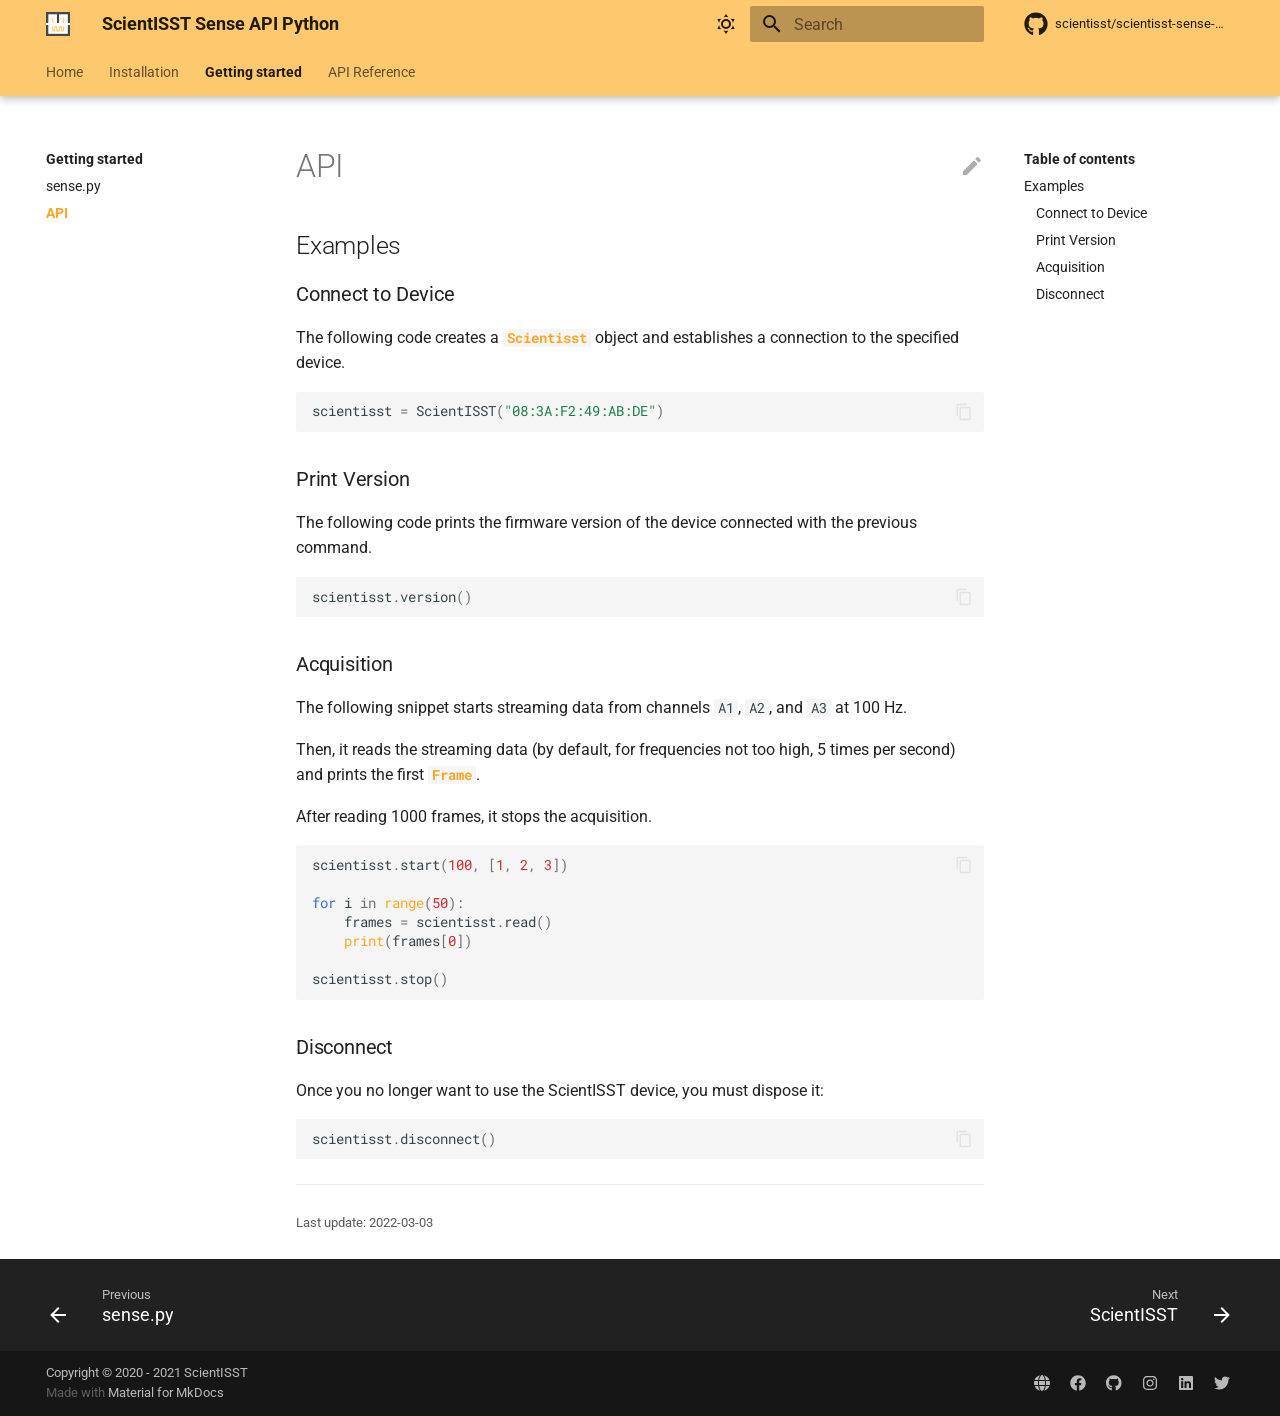
<file: getting-started/api/index.html>
<!doctype html>
<html lang="en" class="no-js">
  <head>
    
      <meta charset="utf-8">
      <meta name="viewport" content="width=device-width,initial-scale=1">
      
      
      
      <link rel="icon" href="../../img/favicon.ico">
      <meta name="generator" content="mkdocs-1.2.3, mkdocs-material-8.2.5">
    
    
      
        <title>API - ScientISST Sense API Python</title>
      
    
    
      <link rel="stylesheet" href="../../assets/stylesheets/main.2d9f7617.min.css">
      
        
        <link rel="stylesheet" href="../../assets/stylesheets/palette.e6a45f82.min.css">
        
      
    
    
    
      
        
        
        <link rel="preconnect" href="https://fonts.gstatic.com" crossorigin>
        <link rel="stylesheet" href="https://fonts.googleapis.com/css?family=Roboto:300,300i,400,400i,700,700i%7CRoboto+Mono:400,400i,700,700i&display=fallback">
        <style>:root{--md-text-font:"Roboto";--md-code-font:"Roboto Mono"}</style>
      
    
    
      <link rel="stylesheet" href="../../assets/_mkdocstrings.css">
    
      <link rel="stylesheet" href="../../css/extra.css">
    
    <script>__md_scope=new URL("../..",location),__md_get=(e,_=localStorage,t=__md_scope)=>JSON.parse(_.getItem(t.pathname+"."+e)),__md_set=(e,_,t=localStorage,a=__md_scope)=>{try{t.setItem(a.pathname+"."+e,JSON.stringify(_))}catch(e){}}</script>
    
      

    
    
  </head>
  
  
    
    
      
    
    
    
    
    <body dir="ltr" data-md-color-scheme="default" data-md-color-primary="amber" data-md-color-accent="amber">
  
    
    
      <script>var palette=__md_get("__palette");if(palette&&"object"==typeof palette.color)for(var key of Object.keys(palette.color))document.body.setAttribute("data-md-color-"+key,palette.color[key])</script>
    
    <input class="md-toggle" data-md-toggle="drawer" type="checkbox" id="__drawer" autocomplete="off">
    <input class="md-toggle" data-md-toggle="search" type="checkbox" id="__search" autocomplete="off">
    <label class="md-overlay" for="__drawer"></label>
    <div data-md-component="skip">
      
        
        <a href="#examples" class="md-skip">
          Skip to content
        </a>
      
    </div>
    <div data-md-component="announce">
      
    </div>
    
    
      

  

<header class="md-header md-header--lifted" data-md-component="header">
  <nav class="md-header__inner md-grid" aria-label="Header">
    <a href="../.." title="ScientISST Sense API Python" class="md-header__button md-logo" aria-label="ScientISST Sense API Python" data-md-component="logo">
      
  <img src="../../img/logo.png" alt="logo">

    </a>
    <label class="md-header__button md-icon" for="__drawer">
      <svg xmlns="http://www.w3.org/2000/svg" viewBox="0 0 24 24"><path d="M3 6h18v2H3V6m0 5h18v2H3v-2m0 5h18v2H3v-2z"/></svg>
    </label>
    <div class="md-header__title" data-md-component="header-title">
      <div class="md-header__ellipsis">
        <div class="md-header__topic">
          <span class="md-ellipsis">
            ScientISST Sense API Python
          </span>
        </div>
        <div class="md-header__topic" data-md-component="header-topic">
          <span class="md-ellipsis">
            
              API
            
          </span>
        </div>
      </div>
    </div>
    
      <form class="md-header__option" data-md-component="palette">
        
          
          
          <input class="md-option" data-md-color-media="(prefers-color-scheme: light)" data-md-color-scheme="default" data-md-color-primary="amber" data-md-color-accent="amber"  aria-label="Switch to dark mode"  type="radio" name="__palette" id="__palette_1">
          
            <label class="md-header__button md-icon" title="Switch to dark mode" for="__palette_2" hidden>
              <svg xmlns="http://www.w3.org/2000/svg" viewBox="0 0 24 24"><path d="M12 7a5 5 0 0 1 5 5 5 5 0 0 1-5 5 5 5 0 0 1-5-5 5 5 0 0 1 5-5m0 2a3 3 0 0 0-3 3 3 3 0 0 0 3 3 3 3 0 0 0 3-3 3 3 0 0 0-3-3m0-7 2.39 3.42C13.65 5.15 12.84 5 12 5c-.84 0-1.65.15-2.39.42L12 2M3.34 7l4.16-.35A7.2 7.2 0 0 0 5.94 8.5c-.44.74-.69 1.5-.83 2.29L3.34 7m.02 10 1.76-3.77a7.131 7.131 0 0 0 2.38 4.14L3.36 17M20.65 7l-1.77 3.79a7.023 7.023 0 0 0-2.38-4.15l4.15.36m-.01 10-4.14.36c.59-.51 1.12-1.14 1.54-1.86.42-.73.69-1.5.83-2.29L20.64 17M12 22l-2.41-3.44c.74.27 1.55.44 2.41.44.82 0 1.63-.17 2.37-.44L12 22z"/></svg>
            </label>
          
        
          
          
          <input class="md-option" data-md-color-media="(prefers-color-scheme: dark)" data-md-color-scheme="slate" data-md-color-primary="" data-md-color-accent="amber"  aria-label="Switch to light mode"  type="radio" name="__palette" id="__palette_2">
          
            <label class="md-header__button md-icon" title="Switch to light mode" for="__palette_1" hidden>
              <svg xmlns="http://www.w3.org/2000/svg" viewBox="0 0 24 24"><path d="m17.75 4.09-2.53 1.94.91 3.06-2.63-1.81-2.63 1.81.91-3.06-2.53-1.94L12.44 4l1.06-3 1.06 3 3.19.09m3.5 6.91-1.64 1.25.59 1.98-1.7-1.17-1.7 1.17.59-1.98L15.75 11l2.06-.05L18.5 9l.69 1.95 2.06.05m-2.28 4.95c.83-.08 1.72 1.1 1.19 1.85-.32.45-.66.87-1.08 1.27C15.17 23 8.84 23 4.94 19.07c-3.91-3.9-3.91-10.24 0-14.14.4-.4.82-.76 1.27-1.08.75-.53 1.93.36 1.85 1.19-.27 2.86.69 5.83 2.89 8.02a9.96 9.96 0 0 0 8.02 2.89m-1.64 2.02a12.08 12.08 0 0 1-7.8-3.47c-2.17-2.19-3.33-5-3.49-7.82-2.81 3.14-2.7 7.96.31 10.98 3.02 3.01 7.84 3.12 10.98.31z"/></svg>
            </label>
          
        
      </form>
    
    
    
      <label class="md-header__button md-icon" for="__search">
        <svg xmlns="http://www.w3.org/2000/svg" viewBox="0 0 24 24"><path d="M9.5 3A6.5 6.5 0 0 1 16 9.5c0 1.61-.59 3.09-1.56 4.23l.27.27h.79l5 5-1.5 1.5-5-5v-.79l-.27-.27A6.516 6.516 0 0 1 9.5 16 6.5 6.5 0 0 1 3 9.5 6.5 6.5 0 0 1 9.5 3m0 2C7 5 5 7 5 9.5S7 14 9.5 14 14 12 14 9.5 12 5 9.5 5z"/></svg>
      </label>
      <div class="md-search" data-md-component="search" role="dialog">
  <label class="md-search__overlay" for="__search"></label>
  <div class="md-search__inner" role="search">
    <form class="md-search__form" name="search">
      <input type="text" class="md-search__input" name="query" aria-label="Search" placeholder="Search" autocapitalize="off" autocorrect="off" autocomplete="off" spellcheck="false" data-md-component="search-query" required>
      <label class="md-search__icon md-icon" for="__search">
        <svg xmlns="http://www.w3.org/2000/svg" viewBox="0 0 24 24"><path d="M9.5 3A6.5 6.5 0 0 1 16 9.5c0 1.61-.59 3.09-1.56 4.23l.27.27h.79l5 5-1.5 1.5-5-5v-.79l-.27-.27A6.516 6.516 0 0 1 9.5 16 6.5 6.5 0 0 1 3 9.5 6.5 6.5 0 0 1 9.5 3m0 2C7 5 5 7 5 9.5S7 14 9.5 14 14 12 14 9.5 12 5 9.5 5z"/></svg>
        <svg xmlns="http://www.w3.org/2000/svg" viewBox="0 0 24 24"><path d="M20 11v2H8l5.5 5.5-1.42 1.42L4.16 12l7.92-7.92L13.5 5.5 8 11h12z"/></svg>
      </label>
      <nav class="md-search__options" aria-label="Search">
        
        <button type="reset" class="md-search__icon md-icon" aria-label="Clear" tabindex="-1">
          <svg xmlns="http://www.w3.org/2000/svg" viewBox="0 0 24 24"><path d="M19 6.41 17.59 5 12 10.59 6.41 5 5 6.41 10.59 12 5 17.59 6.41 19 12 13.41 17.59 19 19 17.59 13.41 12 19 6.41z"/></svg>
        </button>
      </nav>
      
    </form>
    <div class="md-search__output">
      <div class="md-search__scrollwrap" data-md-scrollfix>
        <div class="md-search-result" data-md-component="search-result">
          <div class="md-search-result__meta">
            Initializing search
          </div>
          <ol class="md-search-result__list"></ol>
        </div>
      </div>
    </div>
  </div>
</div>
    
    
      <div class="md-header__source">
        <a href="https://github.com/scientisst/scientisst-sense-api-python/" title="Go to repository" class="md-source" data-md-component="source">
  <div class="md-source__icon md-icon">
    
    <svg xmlns="http://www.w3.org/2000/svg" viewBox="0 0 496 512"><!--! Font Awesome Free 6.0.0 by @fontawesome - https://fontawesome.com License - https://fontawesome.com/license/free (Icons: CC BY 4.0, Fonts: SIL OFL 1.1, Code: MIT License) Copyright 2022 Fonticons, Inc.--><path d="M165.9 397.4c0 2-2.3 3.6-5.2 3.6-3.3.3-5.6-1.3-5.6-3.6 0-2 2.3-3.6 5.2-3.6 3-.3 5.6 1.3 5.6 3.6zm-31.1-4.5c-.7 2 1.3 4.3 4.3 4.9 2.6 1 5.6 0 6.2-2s-1.3-4.3-4.3-5.2c-2.6-.7-5.5.3-6.2 2.3zm44.2-1.7c-2.9.7-4.9 2.6-4.6 4.9.3 2 2.9 3.3 5.9 2.6 2.9-.7 4.9-2.6 4.6-4.6-.3-1.9-3-3.2-5.9-2.9zM244.8 8C106.1 8 0 113.3 0 252c0 110.9 69.8 205.8 169.5 239.2 12.8 2.3 17.3-5.6 17.3-12.1 0-6.2-.3-40.4-.3-61.4 0 0-70 15-84.7-29.8 0 0-11.4-29.1-27.8-36.6 0 0-22.9-15.7 1.6-15.4 0 0 24.9 2 38.6 25.8 21.9 38.6 58.6 27.5 72.9 20.9 2.3-16 8.8-27.1 16-33.7-55.9-6.2-112.3-14.3-112.3-110.5 0-27.5 7.6-41.3 23.6-58.9-2.6-6.5-11.1-33.3 2.6-67.9 20.9-6.5 69 27 69 27 20-5.6 41.5-8.5 62.8-8.5s42.8 2.9 62.8 8.5c0 0 48.1-33.6 69-27 13.7 34.7 5.2 61.4 2.6 67.9 16 17.7 25.8 31.5 25.8 58.9 0 96.5-58.9 104.2-114.8 110.5 9.2 7.9 17 22.9 17 46.4 0 33.7-.3 75.4-.3 83.6 0 6.5 4.6 14.4 17.3 12.1C428.2 457.8 496 362.9 496 252 496 113.3 383.5 8 244.8 8zM97.2 352.9c-1.3 1-1 3.3.7 5.2 1.6 1.6 3.9 2.3 5.2 1 1.3-1 1-3.3-.7-5.2-1.6-1.6-3.9-2.3-5.2-1zm-10.8-8.1c-.7 1.3.3 2.9 2.3 3.9 1.6 1 3.6.7 4.3-.7.7-1.3-.3-2.9-2.3-3.9-2-.6-3.6-.3-4.3.7zm32.4 35.6c-1.6 1.3-1 4.3 1.3 6.2 2.3 2.3 5.2 2.6 6.5 1 1.3-1.3.7-4.3-1.3-6.2-2.2-2.3-5.2-2.6-6.5-1zm-11.4-14.7c-1.6 1-1.6 3.6 0 5.9 1.6 2.3 4.3 3.3 5.6 2.3 1.6-1.3 1.6-3.9 0-6.2-1.4-2.3-4-3.3-5.6-2z"/></svg>
  </div>
  <div class="md-source__repository">
    scientisst/scientisst-sense-api-python
  </div>
</a>
      </div>
    
  </nav>
  
    
      
<nav class="md-tabs" aria-label="Tabs" data-md-component="tabs">
  <div class="md-tabs__inner md-grid">
    <ul class="md-tabs__list">
      
        
  
  


  <li class="md-tabs__item">
    <a href="../.." class="md-tabs__link">
      Home
    </a>
  </li>

      
        
  
  


  <li class="md-tabs__item">
    <a href="../../installation/" class="md-tabs__link">
      Installation
    </a>
  </li>

      
        
  
  
    
  


  
  
  
    <li class="md-tabs__item">
      <a href="../sense/" class="md-tabs__link md-tabs__link--active">
        Getting started
      </a>
    </li>
  

      
        
  
  


  
  
  
    <li class="md-tabs__item">
      <a href="../../reference/scientisst-reference/" class="md-tabs__link">
        API Reference
      </a>
    </li>
  

      
    </ul>
  </div>
</nav>
    
  
</header>
    
    <div class="md-container" data-md-component="container">
      
      
        
      
      <main class="md-main" data-md-component="main">
        <div class="md-main__inner md-grid">
          
            
              
              <div class="md-sidebar md-sidebar--primary" data-md-component="sidebar" data-md-type="navigation" >
                <div class="md-sidebar__scrollwrap">
                  <div class="md-sidebar__inner">
                    

  


<nav class="md-nav md-nav--primary md-nav--lifted" aria-label="Navigation" data-md-level="0">
  <label class="md-nav__title" for="__drawer">
    <a href="../.." title="ScientISST Sense API Python" class="md-nav__button md-logo" aria-label="ScientISST Sense API Python" data-md-component="logo">
      
  <img src="../../img/logo.png" alt="logo">

    </a>
    ScientISST Sense API Python
  </label>
  
    <div class="md-nav__source">
      <a href="https://github.com/scientisst/scientisst-sense-api-python/" title="Go to repository" class="md-source" data-md-component="source">
  <div class="md-source__icon md-icon">
    
    <svg xmlns="http://www.w3.org/2000/svg" viewBox="0 0 496 512"><!--! Font Awesome Free 6.0.0 by @fontawesome - https://fontawesome.com License - https://fontawesome.com/license/free (Icons: CC BY 4.0, Fonts: SIL OFL 1.1, Code: MIT License) Copyright 2022 Fonticons, Inc.--><path d="M165.9 397.4c0 2-2.3 3.6-5.2 3.6-3.3.3-5.6-1.3-5.6-3.6 0-2 2.3-3.6 5.2-3.6 3-.3 5.6 1.3 5.6 3.6zm-31.1-4.5c-.7 2 1.3 4.3 4.3 4.9 2.6 1 5.6 0 6.2-2s-1.3-4.3-4.3-5.2c-2.6-.7-5.5.3-6.2 2.3zm44.2-1.7c-2.9.7-4.9 2.6-4.6 4.9.3 2 2.9 3.3 5.9 2.6 2.9-.7 4.9-2.6 4.6-4.6-.3-1.9-3-3.2-5.9-2.9zM244.8 8C106.1 8 0 113.3 0 252c0 110.9 69.8 205.8 169.5 239.2 12.8 2.3 17.3-5.6 17.3-12.1 0-6.2-.3-40.4-.3-61.4 0 0-70 15-84.7-29.8 0 0-11.4-29.1-27.8-36.6 0 0-22.9-15.7 1.6-15.4 0 0 24.9 2 38.6 25.8 21.9 38.6 58.6 27.5 72.9 20.9 2.3-16 8.8-27.1 16-33.7-55.9-6.2-112.3-14.3-112.3-110.5 0-27.5 7.6-41.3 23.6-58.9-2.6-6.5-11.1-33.3 2.6-67.9 20.9-6.5 69 27 69 27 20-5.6 41.5-8.5 62.8-8.5s42.8 2.9 62.8 8.5c0 0 48.1-33.6 69-27 13.7 34.7 5.2 61.4 2.6 67.9 16 17.7 25.8 31.5 25.8 58.9 0 96.5-58.9 104.2-114.8 110.5 9.2 7.9 17 22.9 17 46.4 0 33.7-.3 75.4-.3 83.6 0 6.5 4.6 14.4 17.3 12.1C428.2 457.8 496 362.9 496 252 496 113.3 383.5 8 244.8 8zM97.2 352.9c-1.3 1-1 3.3.7 5.2 1.6 1.6 3.9 2.3 5.2 1 1.3-1 1-3.3-.7-5.2-1.6-1.6-3.9-2.3-5.2-1zm-10.8-8.1c-.7 1.3.3 2.9 2.3 3.9 1.6 1 3.6.7 4.3-.7.7-1.3-.3-2.9-2.3-3.9-2-.6-3.6-.3-4.3.7zm32.4 35.6c-1.6 1.3-1 4.3 1.3 6.2 2.3 2.3 5.2 2.6 6.5 1 1.3-1.3.7-4.3-1.3-6.2-2.2-2.3-5.2-2.6-6.5-1zm-11.4-14.7c-1.6 1-1.6 3.6 0 5.9 1.6 2.3 4.3 3.3 5.6 2.3 1.6-1.3 1.6-3.9 0-6.2-1.4-2.3-4-3.3-5.6-2z"/></svg>
  </div>
  <div class="md-source__repository">
    scientisst/scientisst-sense-api-python
  </div>
</a>
    </div>
  
  <ul class="md-nav__list" data-md-scrollfix>
    
      
      
      

  
  
  
    <li class="md-nav__item">
      <a href="../.." class="md-nav__link">
        Home
      </a>
    </li>
  

    
      
      
      

  
  
  
    <li class="md-nav__item">
      <a href="../../installation/" class="md-nav__link">
        Installation
      </a>
    </li>
  

    
      
      
      

  
  
    
  
  
    
    <li class="md-nav__item md-nav__item--active md-nav__item--nested">
      
      
        <input class="md-nav__toggle md-toggle" data-md-toggle="__nav_3" type="checkbox" id="__nav_3" checked>
      
      
      
      
        <label class="md-nav__link" for="__nav_3">
          Getting started
          <span class="md-nav__icon md-icon"></span>
        </label>
      
      <nav class="md-nav" aria-label="Getting started" data-md-level="1">
        <label class="md-nav__title" for="__nav_3">
          <span class="md-nav__icon md-icon"></span>
          Getting started
        </label>
        <ul class="md-nav__list" data-md-scrollfix>
          
            
              
  
  
  
    <li class="md-nav__item">
      <a href="../sense/" class="md-nav__link">
        sense.py
      </a>
    </li>
  

            
          
            
              
  
  
    
  
  
    <li class="md-nav__item md-nav__item--active">
      
      <input class="md-nav__toggle md-toggle" data-md-toggle="toc" type="checkbox" id="__toc">
      
      
      
        <label class="md-nav__link md-nav__link--active" for="__toc">
          API
          <span class="md-nav__icon md-icon"></span>
        </label>
      
      <a href="./" class="md-nav__link md-nav__link--active">
        API
      </a>
      
        

<nav class="md-nav md-nav--secondary" aria-label="Table of contents">
  
  
  
  
    <label class="md-nav__title" for="__toc">
      <span class="md-nav__icon md-icon"></span>
      Table of contents
    </label>
    <ul class="md-nav__list" data-md-component="toc" data-md-scrollfix>
      
        <li class="md-nav__item">
  <a href="#examples" class="md-nav__link">
    Examples
  </a>
  
    <nav class="md-nav" aria-label="Examples">
      <ul class="md-nav__list">
        
          <li class="md-nav__item">
  <a href="#connect-to-device" class="md-nav__link">
    Connect to Device
  </a>
  
</li>
        
          <li class="md-nav__item">
  <a href="#print-version" class="md-nav__link">
    Print Version
  </a>
  
</li>
        
          <li class="md-nav__item">
  <a href="#acquisition" class="md-nav__link">
    Acquisition
  </a>
  
</li>
        
          <li class="md-nav__item">
  <a href="#disconnect" class="md-nav__link">
    Disconnect
  </a>
  
</li>
        
      </ul>
    </nav>
  
</li>
      
    </ul>
  
</nav>
      
    </li>
  

            
          
        </ul>
      </nav>
    </li>
  

    
      
      
      

  
  
  
    
    <li class="md-nav__item md-nav__item--nested">
      
      
        <input class="md-nav__toggle md-toggle" data-md-toggle="__nav_4" type="checkbox" id="__nav_4" >
      
      
      
      
        <label class="md-nav__link" for="__nav_4">
          API Reference
          <span class="md-nav__icon md-icon"></span>
        </label>
      
      <nav class="md-nav" aria-label="API Reference" data-md-level="1">
        <label class="md-nav__title" for="__nav_4">
          <span class="md-nav__icon md-icon"></span>
          API Reference
        </label>
        <ul class="md-nav__list" data-md-scrollfix>
          
            
              
  
  
  
    <li class="md-nav__item">
      <a href="../../reference/scientisst-reference/" class="md-nav__link">
        ScientISST
      </a>
    </li>
  

            
          
            
              
  
  
  
    <li class="md-nav__item">
      <a href="../../reference/exceptions-reference/" class="md-nav__link">
        Exceptions
      </a>
    </li>
  

            
          
            
              
  
  
  
    <li class="md-nav__item">
      <a href="../../reference/frame-reference/" class="md-nav__link">
        Frame
      </a>
    </li>
  

            
          
            
              
  
  
  
    <li class="md-nav__item">
      <a href="../../reference/state-reference/" class="md-nav__link">
        State
      </a>
    </li>
  

            
          
        </ul>
      </nav>
    </li>
  

    
  </ul>
</nav>
                  </div>
                </div>
              </div>
            
            
              
              <div class="md-sidebar md-sidebar--secondary" data-md-component="sidebar" data-md-type="toc" >
                <div class="md-sidebar__scrollwrap">
                  <div class="md-sidebar__inner">
                    

<nav class="md-nav md-nav--secondary" aria-label="Table of contents">
  
  
  
  
    <label class="md-nav__title" for="__toc">
      <span class="md-nav__icon md-icon"></span>
      Table of contents
    </label>
    <ul class="md-nav__list" data-md-component="toc" data-md-scrollfix>
      
        <li class="md-nav__item">
  <a href="#examples" class="md-nav__link">
    Examples
  </a>
  
    <nav class="md-nav" aria-label="Examples">
      <ul class="md-nav__list">
        
          <li class="md-nav__item">
  <a href="#connect-to-device" class="md-nav__link">
    Connect to Device
  </a>
  
</li>
        
          <li class="md-nav__item">
  <a href="#print-version" class="md-nav__link">
    Print Version
  </a>
  
</li>
        
          <li class="md-nav__item">
  <a href="#acquisition" class="md-nav__link">
    Acquisition
  </a>
  
</li>
        
          <li class="md-nav__item">
  <a href="#disconnect" class="md-nav__link">
    Disconnect
  </a>
  
</li>
        
      </ul>
    </nav>
  
</li>
      
    </ul>
  
</nav>
                  </div>
                </div>
              </div>
            
          
          <div class="md-content" data-md-component="content">
            <article class="md-content__inner md-typeset">
              
                
<a href="https://github.com/scientisst/scientisst-sense-api-python/edit/master/docs/getting-started/api.md" title="Edit this page" class="md-content__button md-icon">
  <svg xmlns="http://www.w3.org/2000/svg" viewBox="0 0 24 24"><path d="M20.71 7.04c.39-.39.39-1.04 0-1.41l-2.34-2.34c-.37-.39-1.02-.39-1.41 0l-1.84 1.83 3.75 3.75M3 17.25V21h3.75L17.81 9.93l-3.75-3.75L3 17.25z"/></svg>
</a>



  <h1>API</h1>

<h2 id="examples">Examples</h2>
<h3 id="connect-to-device">Connect to Device</h3>
<p>The following code creates a <a class="autorefs autorefs-internal" href="../../reference/scientisst-reference/#scientisst.scientisst.ScientISST"><code>Scientisst</code></a> object and establishes a connection to the specified device.</p>
<div class="highlight"><pre><span></span><code><span class="n">scientisst</span> <span class="o">=</span> <span class="n">ScientISST</span><span class="p">(</span><span class="s2">&quot;08:3A:F2:49:AB:DE&quot;</span><span class="p">)</span>
</code></pre></div>
<h3 id="print-version">Print Version</h3>
<p>The following code prints the firmware version of the device connected with the previous command.</p>
<div class="highlight"><pre><span></span><code><span class="n">scientisst</span><span class="o">.</span><span class="n">version</span><span class="p">()</span>
</code></pre></div>
<h3 id="acquisition">Acquisition</h3>
<p>The following snippet starts streaming data from channels <code>A1</code>, <code>A2</code>, and <code>A3</code> at 100 Hz.</p>
<p>Then, it reads the streaming data (by default, for frequencies not too high, 5 times per second) and prints the first <a class="autorefs autorefs-internal" href="../../reference/frame-reference/#scientisst.frame.Frame"><code>Frame</code></a>.</p>
<p>After reading 1000 frames, it stops the acquisition.</p>
<div class="highlight"><pre><span></span><code><span class="n">scientisst</span><span class="o">.</span><span class="n">start</span><span class="p">(</span><span class="mi">100</span><span class="p">,</span> <span class="p">[</span><span class="mi">1</span><span class="p">,</span> <span class="mi">2</span><span class="p">,</span> <span class="mi">3</span><span class="p">])</span>

<span class="k">for</span> <span class="n">i</span> <span class="ow">in</span> <span class="nb">range</span><span class="p">(</span><span class="mi">50</span><span class="p">):</span>
    <span class="n">frames</span> <span class="o">=</span> <span class="n">scientisst</span><span class="o">.</span><span class="n">read</span><span class="p">()</span>
    <span class="nb">print</span><span class="p">(</span><span class="n">frames</span><span class="p">[</span><span class="mi">0</span><span class="p">])</span>

<span class="n">scientisst</span><span class="o">.</span><span class="n">stop</span><span class="p">()</span>
</code></pre></div>
<h3 id="disconnect">Disconnect</h3>
<p>Once you no longer want to use the ScientISST device, you must dispose it:</p>
<div class="highlight"><pre><span></span><code><span class="n">scientisst</span><span class="o">.</span><span class="n">disconnect</span><span class="p">()</span>
</code></pre></div>

  <hr>
<div class="md-source-file">
  <small>
    
      Last update:
      2022-03-03
    
  </small>
</div>

              
            </article>
          </div>
        </div>
        
      </main>
      
        <footer class="md-footer">
  
    <nav class="md-footer__inner md-grid" aria-label="Footer">
      
        
        <a href="../sense/" class="md-footer__link md-footer__link--prev" aria-label="Previous: sense.py" rel="prev">
          <div class="md-footer__button md-icon">
            <svg xmlns="http://www.w3.org/2000/svg" viewBox="0 0 24 24"><path d="M20 11v2H8l5.5 5.5-1.42 1.42L4.16 12l7.92-7.92L13.5 5.5 8 11h12z"/></svg>
          </div>
          <div class="md-footer__title">
            <div class="md-ellipsis">
              <span class="md-footer__direction">
                Previous
              </span>
              sense.py
            </div>
          </div>
        </a>
      
      
        
        <a href="../../reference/scientisst-reference/" class="md-footer__link md-footer__link--next" aria-label="Next: ScientISST" rel="next">
          <div class="md-footer__title">
            <div class="md-ellipsis">
              <span class="md-footer__direction">
                Next
              </span>
              ScientISST
            </div>
          </div>
          <div class="md-footer__button md-icon">
            <svg xmlns="http://www.w3.org/2000/svg" viewBox="0 0 24 24"><path d="M4 11v2h12l-5.5 5.5 1.42 1.42L19.84 12l-7.92-7.92L10.5 5.5 16 11H4z"/></svg>
          </div>
        </a>
      
    </nav>
  
  <div class="md-footer-meta md-typeset">
    <div class="md-footer-meta__inner md-grid">
      <div class="md-copyright">
  
    <div class="md-copyright__highlight">
      Copyright &copy; 2020 - 2021 ScientISST
    </div>
  
  
    Made with
    <a href="https://squidfunk.github.io/mkdocs-material/" target="_blank" rel="noopener">
      Material for MkDocs
    </a>
  
</div>
      
        <div class="md-social">
  
    
    
      
      
    
    <a href="https://scientisst.com" target="_blank" rel="noopener" title="scientisst.com" class="md-social__link">
      <svg xmlns="http://www.w3.org/2000/svg" viewBox="0 0 512 512"><!--! Font Awesome Free 6.0.0 by @fontawesome - https://fontawesome.com License - https://fontawesome.com/license/free (Icons: CC BY 4.0, Fonts: SIL OFL 1.1, Code: MIT License) Copyright 2022 Fonticons, Inc.--><path d="M352 256c0 22.2-1.2 43.6-3.3 64H163.3c-2.1-20.4-4.2-41.8-4.2-64 0-22.2 2.1-43.6 4.2-64h185.4c2.1 20.4 3.3 41.8 3.3 64zm151.9-64c5.3 20.5 8.1 41.9 8.1 64s-2.8 43.5-8.1 64H380.8c2.1-20.6 3.2-42.9 3.2-64 0-22-1.1-43.4-3.2-64h123.1zm-10.5-32H376.7c-10-63.86-29.8-117.38-55.3-151.558C399.8 29.09 463.4 85.94 493.4 160zm-149.1 0H167.7c6.1-36.4 15.5-68.62 27-94.65 10.5-23.61 22.2-40.74 33.5-51.54C239.4 3.178 248.7 0 256 0c7.3 0 16.6 3.178 27.8 13.81 11.3 10.8 23 27.93 33.5 51.54 11.5 26.03 20.9 58.25 27 94.65zm-325.69 0C48.59 85.94 112.2 29.09 190.6 8.442 165.1 42.62 145.3 96.14 135.3 160H18.61zm112.59 32c-2.1 20.6-4.1 42-4.1 64 0 21.1 2 43.4 4.1 64H8.065C2.8 299.5 0 278.1 0 256s2.8-43.5 8.065-64H131.2zm63.5 254.6c-11.5-26-20.9-58.2-27-94.6h176.6c-6.1 36.4-15.5 68.6-27 94.6-10.5 23.7-22.2 40.8-33.5 51.6-11.2 10.6-20.5 13.8-28.7 13.8-6.4 0-15.7-3.2-26.9-13.8-11.3-10.8-23-27.9-33.5-51.6zm-4.1 57C112.2 482.9 48.59 426.1 18.61 352H135.3c10 63.9 29.8 117.4 55.3 151.6zm130.8 0c25.5-34.2 45.3-87.7 55.3-151.6h116.7c-30 74.1-93.6 130.9-172 151.6z"/></svg>
    </a>
  
    
    
      
      
    
    <a href="https://www.facebook.com/ScientISSThub" target="_blank" rel="noopener" title="www.facebook.com" class="md-social__link">
      <svg xmlns="http://www.w3.org/2000/svg" viewBox="0 0 512 512"><!--! Font Awesome Free 6.0.0 by @fontawesome - https://fontawesome.com License - https://fontawesome.com/license/free (Icons: CC BY 4.0, Fonts: SIL OFL 1.1, Code: MIT License) Copyright 2022 Fonticons, Inc.--><path d="M504 256C504 119 393 8 256 8S8 119 8 256c0 123.78 90.69 226.38 209.25 245V327.69h-63V256h63v-54.64c0-62.15 37-96.48 93.67-96.48 27.14 0 55.52 4.84 55.52 4.84v61h-31.28c-30.8 0-40.41 19.12-40.41 38.73V256h68.78l-11 71.69h-57.78V501C413.31 482.38 504 379.78 504 256z"/></svg>
    </a>
  
    
    
      
      
    
    <a href="https://github.com/ScientISST" target="_blank" rel="noopener" title="github.com" class="md-social__link">
      <svg xmlns="http://www.w3.org/2000/svg" viewBox="0 0 496 512"><!--! Font Awesome Free 6.0.0 by @fontawesome - https://fontawesome.com License - https://fontawesome.com/license/free (Icons: CC BY 4.0, Fonts: SIL OFL 1.1, Code: MIT License) Copyright 2022 Fonticons, Inc.--><path d="M165.9 397.4c0 2-2.3 3.6-5.2 3.6-3.3.3-5.6-1.3-5.6-3.6 0-2 2.3-3.6 5.2-3.6 3-.3 5.6 1.3 5.6 3.6zm-31.1-4.5c-.7 2 1.3 4.3 4.3 4.9 2.6 1 5.6 0 6.2-2s-1.3-4.3-4.3-5.2c-2.6-.7-5.5.3-6.2 2.3zm44.2-1.7c-2.9.7-4.9 2.6-4.6 4.9.3 2 2.9 3.3 5.9 2.6 2.9-.7 4.9-2.6 4.6-4.6-.3-1.9-3-3.2-5.9-2.9zM244.8 8C106.1 8 0 113.3 0 252c0 110.9 69.8 205.8 169.5 239.2 12.8 2.3 17.3-5.6 17.3-12.1 0-6.2-.3-40.4-.3-61.4 0 0-70 15-84.7-29.8 0 0-11.4-29.1-27.8-36.6 0 0-22.9-15.7 1.6-15.4 0 0 24.9 2 38.6 25.8 21.9 38.6 58.6 27.5 72.9 20.9 2.3-16 8.8-27.1 16-33.7-55.9-6.2-112.3-14.3-112.3-110.5 0-27.5 7.6-41.3 23.6-58.9-2.6-6.5-11.1-33.3 2.6-67.9 20.9-6.5 69 27 69 27 20-5.6 41.5-8.5 62.8-8.5s42.8 2.9 62.8 8.5c0 0 48.1-33.6 69-27 13.7 34.7 5.2 61.4 2.6 67.9 16 17.7 25.8 31.5 25.8 58.9 0 96.5-58.9 104.2-114.8 110.5 9.2 7.9 17 22.9 17 46.4 0 33.7-.3 75.4-.3 83.6 0 6.5 4.6 14.4 17.3 12.1C428.2 457.8 496 362.9 496 252 496 113.3 383.5 8 244.8 8zM97.2 352.9c-1.3 1-1 3.3.7 5.2 1.6 1.6 3.9 2.3 5.2 1 1.3-1 1-3.3-.7-5.2-1.6-1.6-3.9-2.3-5.2-1zm-10.8-8.1c-.7 1.3.3 2.9 2.3 3.9 1.6 1 3.6.7 4.3-.7.7-1.3-.3-2.9-2.3-3.9-2-.6-3.6-.3-4.3.7zm32.4 35.6c-1.6 1.3-1 4.3 1.3 6.2 2.3 2.3 5.2 2.6 6.5 1 1.3-1.3.7-4.3-1.3-6.2-2.2-2.3-5.2-2.6-6.5-1zm-11.4-14.7c-1.6 1-1.6 3.6 0 5.9 1.6 2.3 4.3 3.3 5.6 2.3 1.6-1.3 1.6-3.9 0-6.2-1.4-2.3-4-3.3-5.6-2z"/></svg>
    </a>
  
    
    
      
      
    
    <a href="https://www.instagram.com/scientissthub/" target="_blank" rel="noopener" title="www.instagram.com" class="md-social__link">
      <svg xmlns="http://www.w3.org/2000/svg" viewBox="0 0 448 512"><!--! Font Awesome Free 6.0.0 by @fontawesome - https://fontawesome.com License - https://fontawesome.com/license/free (Icons: CC BY 4.0, Fonts: SIL OFL 1.1, Code: MIT License) Copyright 2022 Fonticons, Inc.--><path d="M224.1 141c-63.6 0-114.9 51.3-114.9 114.9s51.3 114.9 114.9 114.9S339 319.5 339 255.9 287.7 141 224.1 141zm0 189.6c-41.1 0-74.7-33.5-74.7-74.7s33.5-74.7 74.7-74.7 74.7 33.5 74.7 74.7-33.6 74.7-74.7 74.7zm146.4-194.3c0 14.9-12 26.8-26.8 26.8-14.9 0-26.8-12-26.8-26.8s12-26.8 26.8-26.8 26.8 12 26.8 26.8zm76.1 27.2c-1.7-35.9-9.9-67.7-36.2-93.9-26.2-26.2-58-34.4-93.9-36.2-37-2.1-147.9-2.1-184.9 0-35.8 1.7-67.6 9.9-93.9 36.1s-34.4 58-36.2 93.9c-2.1 37-2.1 147.9 0 184.9 1.7 35.9 9.9 67.7 36.2 93.9s58 34.4 93.9 36.2c37 2.1 147.9 2.1 184.9 0 35.9-1.7 67.7-9.9 93.9-36.2 26.2-26.2 34.4-58 36.2-93.9 2.1-37 2.1-147.8 0-184.8zM398.8 388c-7.8 19.6-22.9 34.7-42.6 42.6-29.5 11.7-99.5 9-132.1 9s-102.7 2.6-132.1-9c-19.6-7.8-34.7-22.9-42.6-42.6-11.7-29.5-9-99.5-9-132.1s-2.6-102.7 9-132.1c7.8-19.6 22.9-34.7 42.6-42.6 29.5-11.7 99.5-9 132.1-9s102.7-2.6 132.1 9c19.6 7.8 34.7 22.9 42.6 42.6 11.7 29.5 9 99.5 9 132.1s2.7 102.7-9 132.1z"/></svg>
    </a>
  
    
    
      
      
    
    <a href="https://www.linkedin.com/company/scientisst" target="_blank" rel="noopener" title="www.linkedin.com" class="md-social__link">
      <svg xmlns="http://www.w3.org/2000/svg" viewBox="0 0 448 512"><!--! Font Awesome Free 6.0.0 by @fontawesome - https://fontawesome.com License - https://fontawesome.com/license/free (Icons: CC BY 4.0, Fonts: SIL OFL 1.1, Code: MIT License) Copyright 2022 Fonticons, Inc.--><path d="M416 32H31.9C14.3 32 0 46.5 0 64.3v383.4C0 465.5 14.3 480 31.9 480H416c17.6 0 32-14.5 32-32.3V64.3c0-17.8-14.4-32.3-32-32.3zM135.4 416H69V202.2h66.5V416zm-33.2-243c-21.3 0-38.5-17.3-38.5-38.5S80.9 96 102.2 96c21.2 0 38.5 17.3 38.5 38.5 0 21.3-17.2 38.5-38.5 38.5zm282.1 243h-66.4V312c0-24.8-.5-56.7-34.5-56.7-34.6 0-39.9 27-39.9 54.9V416h-66.4V202.2h63.7v29.2h.9c8.9-16.8 30.6-34.5 62.9-34.5 67.2 0 79.7 44.3 79.7 101.9V416z"/></svg>
    </a>
  
    
    
      
      
    
    <a href="https://twitter.com/ScientISSThub" target="_blank" rel="noopener" title="twitter.com" class="md-social__link">
      <svg xmlns="http://www.w3.org/2000/svg" viewBox="0 0 512 512"><!--! Font Awesome Free 6.0.0 by @fontawesome - https://fontawesome.com License - https://fontawesome.com/license/free (Icons: CC BY 4.0, Fonts: SIL OFL 1.1, Code: MIT License) Copyright 2022 Fonticons, Inc.--><path d="M459.37 151.716c.325 4.548.325 9.097.325 13.645 0 138.72-105.583 298.558-298.558 298.558-59.452 0-114.68-17.219-161.137-47.106 8.447.974 16.568 1.299 25.34 1.299 49.055 0 94.213-16.568 130.274-44.832-46.132-.975-84.792-31.188-98.112-72.772 6.498.974 12.995 1.624 19.818 1.624 9.421 0 18.843-1.3 27.614-3.573-48.081-9.747-84.143-51.98-84.143-102.985v-1.299c13.969 7.797 30.214 12.67 47.431 13.319-28.264-18.843-46.781-51.005-46.781-87.391 0-19.492 5.197-37.36 14.294-52.954 51.655 63.675 129.3 105.258 216.365 109.807-1.624-7.797-2.599-15.918-2.599-24.04 0-57.828 46.782-104.934 104.934-104.934 30.213 0 57.502 12.67 76.67 33.137 23.715-4.548 46.456-13.32 66.599-25.34-7.798 24.366-24.366 44.833-46.132 57.827 21.117-2.273 41.584-8.122 60.426-16.243-14.292 20.791-32.161 39.308-52.628 54.253z"/></svg>
    </a>
  
</div>
      
    </div>
  </div>
</footer>
      
    </div>
    <div class="md-dialog" data-md-component="dialog">
      <div class="md-dialog__inner md-typeset"></div>
    </div>
    <script id="__config" type="application/json">{"base": "../..", "features": ["navigation.tabs", "navigation.tabs.sticky", "navigation.sections"], "translations": {"clipboard.copy": "Copy to clipboard", "clipboard.copied": "Copied to clipboard", "search.config.lang": "en", "search.config.pipeline": "trimmer, stopWordFilter", "search.config.separator": "[\\s\\-]+", "search.placeholder": "Search", "search.result.placeholder": "Type to start searching", "search.result.none": "No matching documents", "search.result.one": "1 matching document", "search.result.other": "# matching documents", "search.result.more.one": "1 more on this page", "search.result.more.other": "# more on this page", "search.result.term.missing": "Missing", "select.version.title": "Select version"}, "search": "../../assets/javascripts/workers/search.bd0b6b67.min.js"}</script>
    
    
      <script src="../../assets/javascripts/bundle.467223ff.min.js"></script>
      
    
  </body>
</html>
</file>
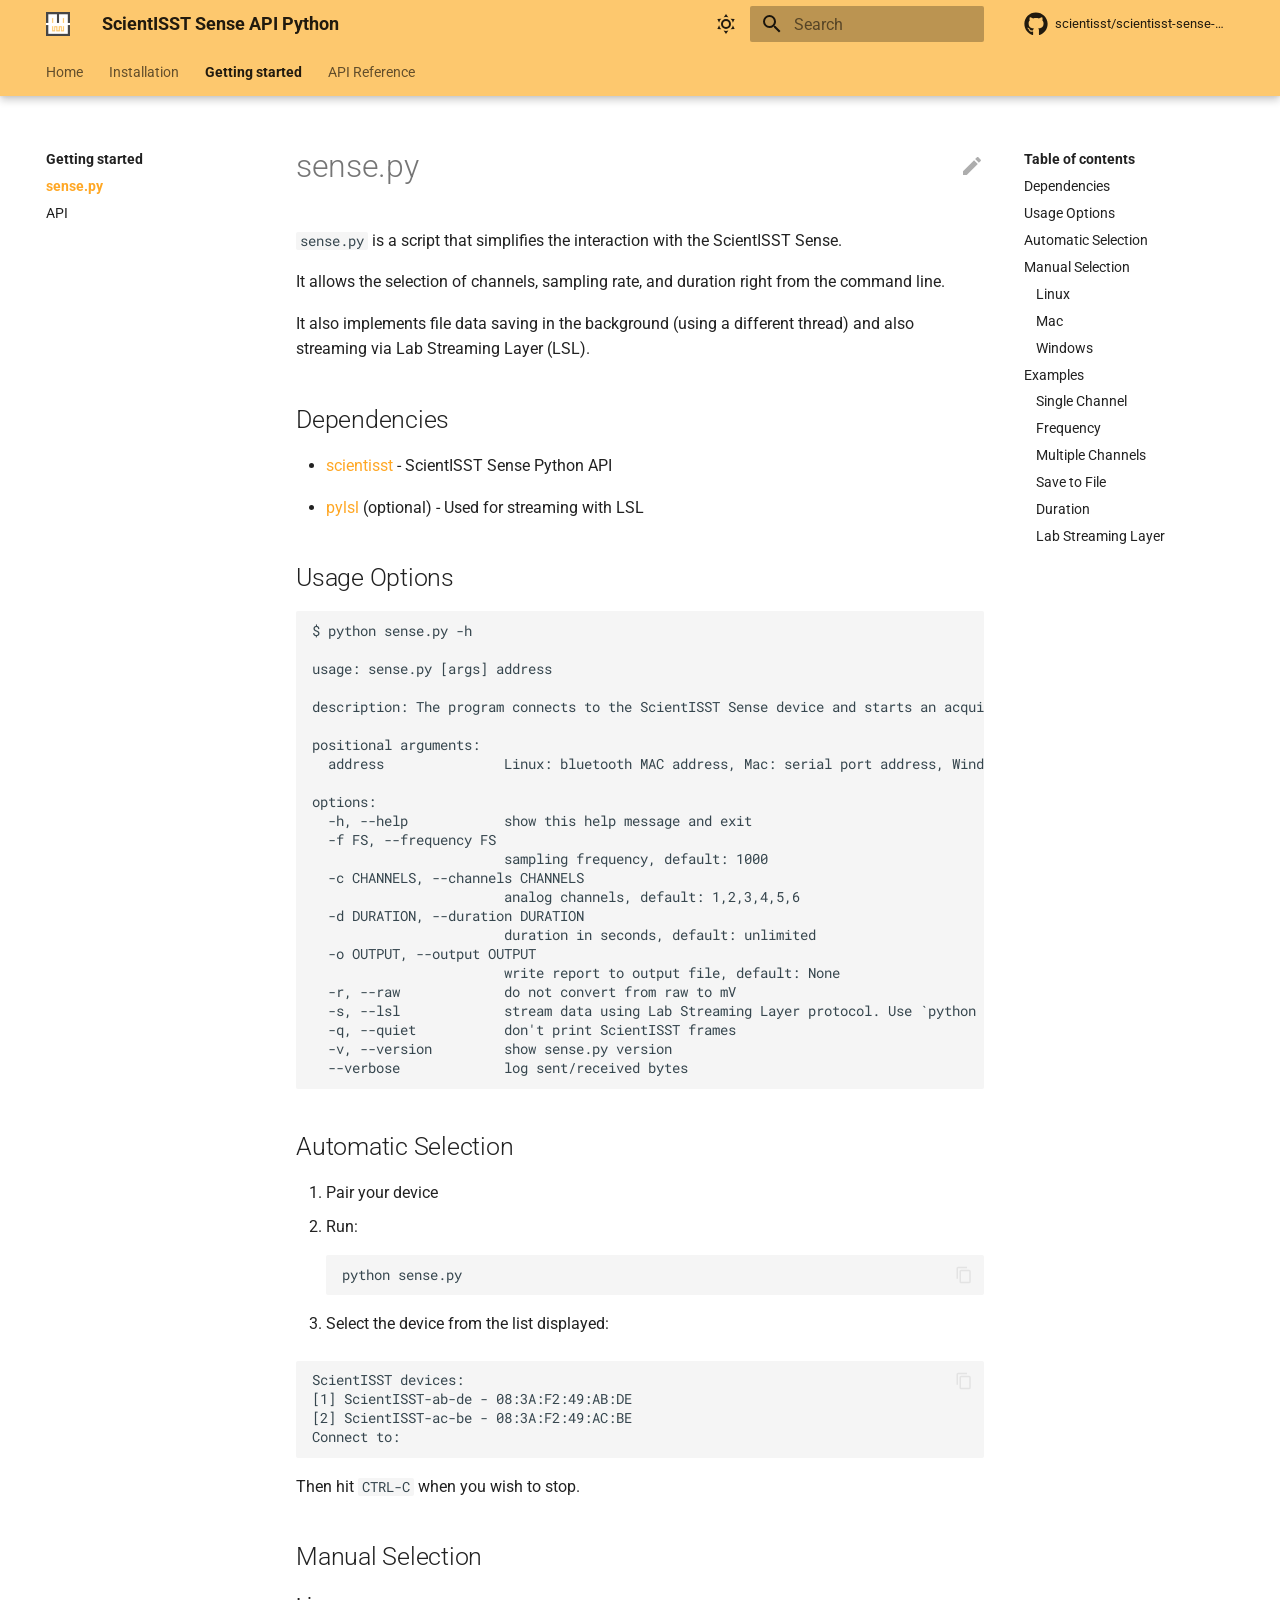
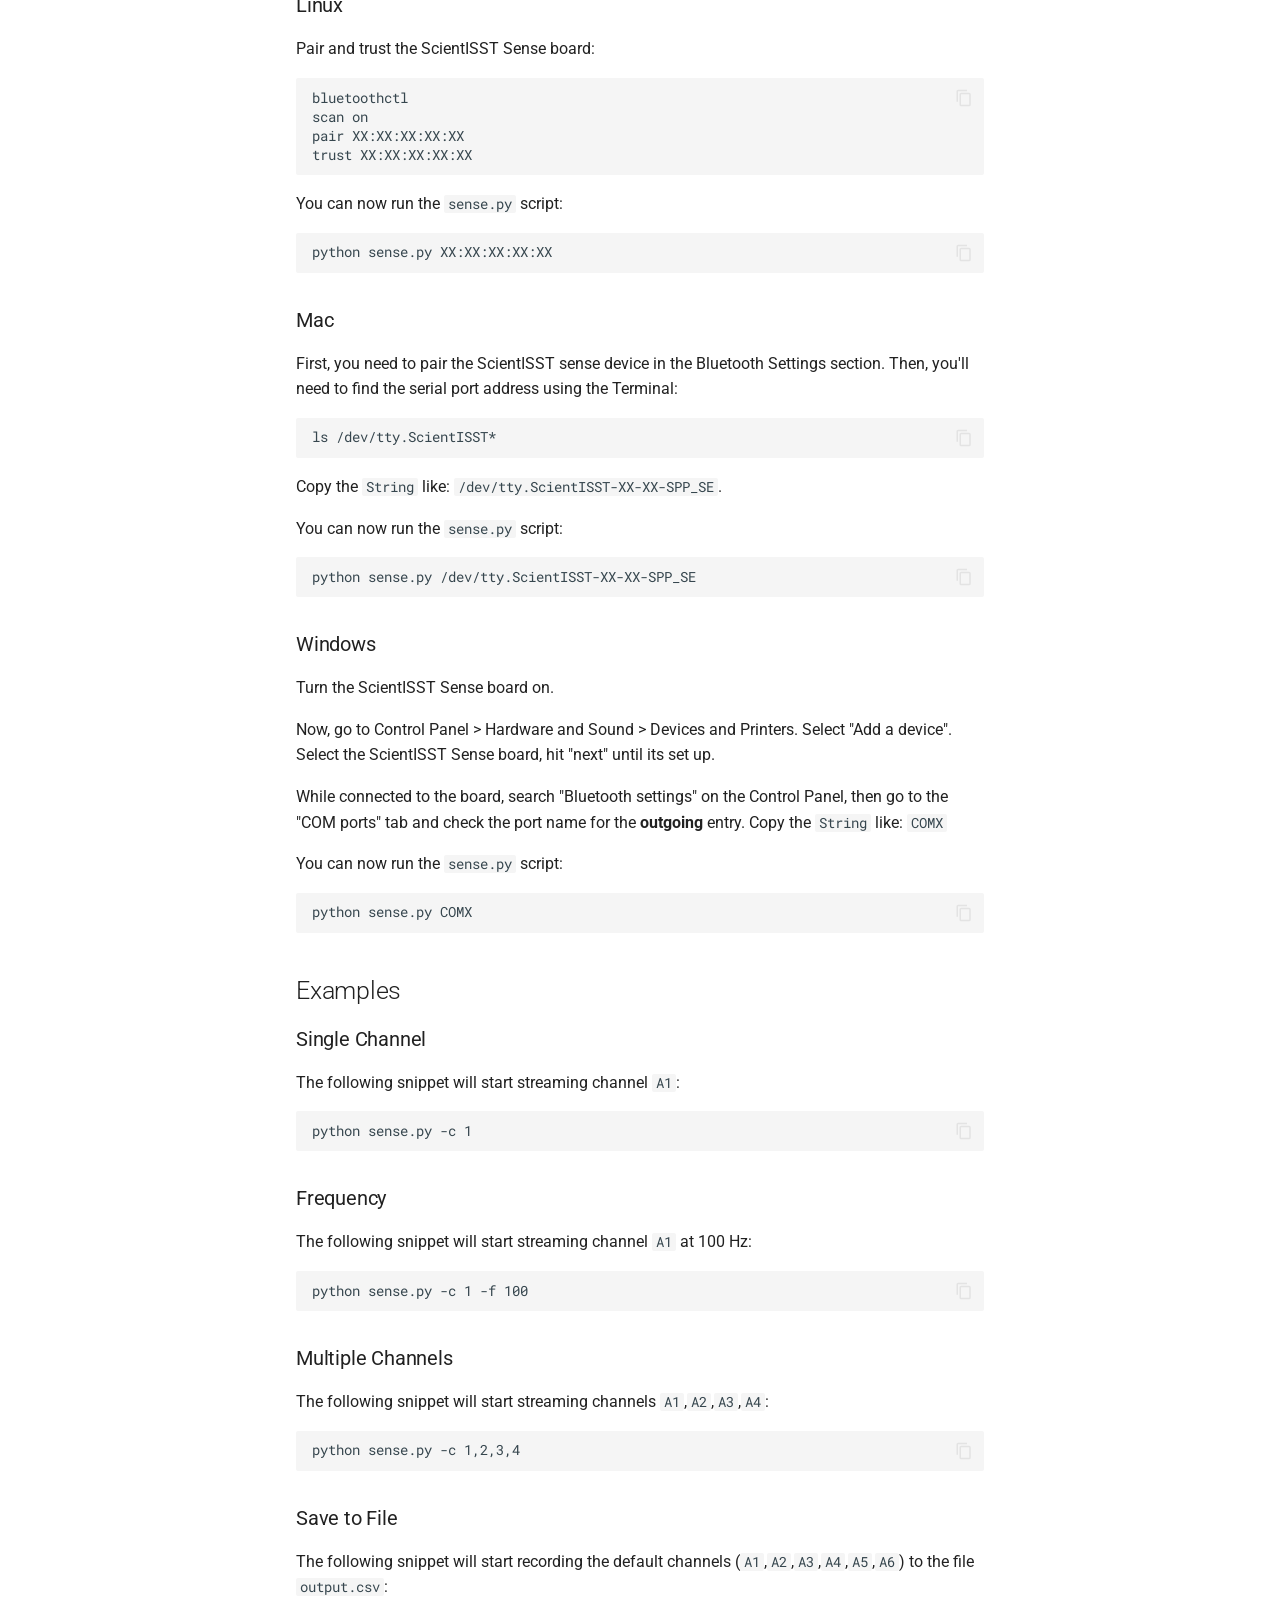
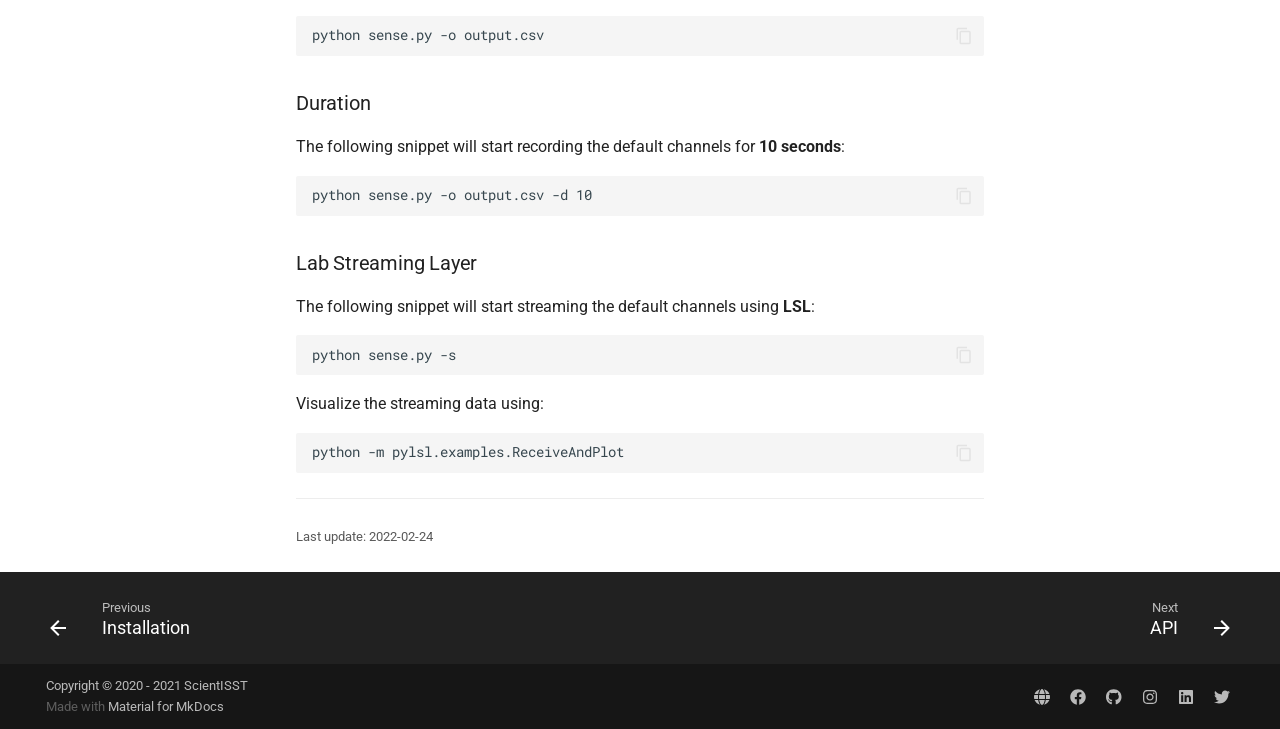
<file: getting-started/sense/index.html>
<!doctype html>
<html lang="en" class="no-js">
  <head>
    
      <meta charset="utf-8">
      <meta name="viewport" content="width=device-width,initial-scale=1">
      
      
      
      <link rel="icon" href="../../img/favicon.ico">
      <meta name="generator" content="mkdocs-1.2.3, mkdocs-material-8.2.5">
    
    
      
        <title>sense.py - ScientISST Sense API Python</title>
      
    
    
      <link rel="stylesheet" href="../../assets/stylesheets/main.2d9f7617.min.css">
      
        
        <link rel="stylesheet" href="../../assets/stylesheets/palette.e6a45f82.min.css">
        
      
    
    
    
      
        
        
        <link rel="preconnect" href="https://fonts.gstatic.com" crossorigin>
        <link rel="stylesheet" href="https://fonts.googleapis.com/css?family=Roboto:300,300i,400,400i,700,700i%7CRoboto+Mono:400,400i,700,700i&display=fallback">
        <style>:root{--md-text-font:"Roboto";--md-code-font:"Roboto Mono"}</style>
      
    
    
      <link rel="stylesheet" href="../../assets/_mkdocstrings.css">
    
      <link rel="stylesheet" href="../../css/extra.css">
    
    <script>__md_scope=new URL("../..",location),__md_get=(e,_=localStorage,t=__md_scope)=>JSON.parse(_.getItem(t.pathname+"."+e)),__md_set=(e,_,t=localStorage,a=__md_scope)=>{try{t.setItem(a.pathname+"."+e,JSON.stringify(_))}catch(e){}}</script>
    
      

    
    
  </head>
  
  
    
    
      
    
    
    
    
    <body dir="ltr" data-md-color-scheme="default" data-md-color-primary="amber" data-md-color-accent="amber">
  
    
    
      <script>var palette=__md_get("__palette");if(palette&&"object"==typeof palette.color)for(var key of Object.keys(palette.color))document.body.setAttribute("data-md-color-"+key,palette.color[key])</script>
    
    <input class="md-toggle" data-md-toggle="drawer" type="checkbox" id="__drawer" autocomplete="off">
    <input class="md-toggle" data-md-toggle="search" type="checkbox" id="__search" autocomplete="off">
    <label class="md-overlay" for="__drawer"></label>
    <div data-md-component="skip">
      
        
        <a href="#dependencies" class="md-skip">
          Skip to content
        </a>
      
    </div>
    <div data-md-component="announce">
      
    </div>
    
    
      

  

<header class="md-header md-header--lifted" data-md-component="header">
  <nav class="md-header__inner md-grid" aria-label="Header">
    <a href="../.." title="ScientISST Sense API Python" class="md-header__button md-logo" aria-label="ScientISST Sense API Python" data-md-component="logo">
      
  <img src="../../img/logo.png" alt="logo">

    </a>
    <label class="md-header__button md-icon" for="__drawer">
      <svg xmlns="http://www.w3.org/2000/svg" viewBox="0 0 24 24"><path d="M3 6h18v2H3V6m0 5h18v2H3v-2m0 5h18v2H3v-2z"/></svg>
    </label>
    <div class="md-header__title" data-md-component="header-title">
      <div class="md-header__ellipsis">
        <div class="md-header__topic">
          <span class="md-ellipsis">
            ScientISST Sense API Python
          </span>
        </div>
        <div class="md-header__topic" data-md-component="header-topic">
          <span class="md-ellipsis">
            
              sense.py
            
          </span>
        </div>
      </div>
    </div>
    
      <form class="md-header__option" data-md-component="palette">
        
          
          
          <input class="md-option" data-md-color-media="(prefers-color-scheme: light)" data-md-color-scheme="default" data-md-color-primary="amber" data-md-color-accent="amber"  aria-label="Switch to dark mode"  type="radio" name="__palette" id="__palette_1">
          
            <label class="md-header__button md-icon" title="Switch to dark mode" for="__palette_2" hidden>
              <svg xmlns="http://www.w3.org/2000/svg" viewBox="0 0 24 24"><path d="M12 7a5 5 0 0 1 5 5 5 5 0 0 1-5 5 5 5 0 0 1-5-5 5 5 0 0 1 5-5m0 2a3 3 0 0 0-3 3 3 3 0 0 0 3 3 3 3 0 0 0 3-3 3 3 0 0 0-3-3m0-7 2.39 3.42C13.65 5.15 12.84 5 12 5c-.84 0-1.65.15-2.39.42L12 2M3.34 7l4.16-.35A7.2 7.2 0 0 0 5.94 8.5c-.44.74-.69 1.5-.83 2.29L3.34 7m.02 10 1.76-3.77a7.131 7.131 0 0 0 2.38 4.14L3.36 17M20.65 7l-1.77 3.79a7.023 7.023 0 0 0-2.38-4.15l4.15.36m-.01 10-4.14.36c.59-.51 1.12-1.14 1.54-1.86.42-.73.69-1.5.83-2.29L20.64 17M12 22l-2.41-3.44c.74.27 1.55.44 2.41.44.82 0 1.63-.17 2.37-.44L12 22z"/></svg>
            </label>
          
        
          
          
          <input class="md-option" data-md-color-media="(prefers-color-scheme: dark)" data-md-color-scheme="slate" data-md-color-primary="" data-md-color-accent="amber"  aria-label="Switch to light mode"  type="radio" name="__palette" id="__palette_2">
          
            <label class="md-header__button md-icon" title="Switch to light mode" for="__palette_1" hidden>
              <svg xmlns="http://www.w3.org/2000/svg" viewBox="0 0 24 24"><path d="m17.75 4.09-2.53 1.94.91 3.06-2.63-1.81-2.63 1.81.91-3.06-2.53-1.94L12.44 4l1.06-3 1.06 3 3.19.09m3.5 6.91-1.64 1.25.59 1.98-1.7-1.17-1.7 1.17.59-1.98L15.75 11l2.06-.05L18.5 9l.69 1.95 2.06.05m-2.28 4.95c.83-.08 1.72 1.1 1.19 1.85-.32.45-.66.87-1.08 1.27C15.17 23 8.84 23 4.94 19.07c-3.91-3.9-3.91-10.24 0-14.14.4-.4.82-.76 1.27-1.08.75-.53 1.93.36 1.85 1.19-.27 2.86.69 5.83 2.89 8.02a9.96 9.96 0 0 0 8.02 2.89m-1.64 2.02a12.08 12.08 0 0 1-7.8-3.47c-2.17-2.19-3.33-5-3.49-7.82-2.81 3.14-2.7 7.96.31 10.98 3.02 3.01 7.84 3.12 10.98.31z"/></svg>
            </label>
          
        
      </form>
    
    
    
      <label class="md-header__button md-icon" for="__search">
        <svg xmlns="http://www.w3.org/2000/svg" viewBox="0 0 24 24"><path d="M9.5 3A6.5 6.5 0 0 1 16 9.5c0 1.61-.59 3.09-1.56 4.23l.27.27h.79l5 5-1.5 1.5-5-5v-.79l-.27-.27A6.516 6.516 0 0 1 9.5 16 6.5 6.5 0 0 1 3 9.5 6.5 6.5 0 0 1 9.5 3m0 2C7 5 5 7 5 9.5S7 14 9.5 14 14 12 14 9.5 12 5 9.5 5z"/></svg>
      </label>
      <div class="md-search" data-md-component="search" role="dialog">
  <label class="md-search__overlay" for="__search"></label>
  <div class="md-search__inner" role="search">
    <form class="md-search__form" name="search">
      <input type="text" class="md-search__input" name="query" aria-label="Search" placeholder="Search" autocapitalize="off" autocorrect="off" autocomplete="off" spellcheck="false" data-md-component="search-query" required>
      <label class="md-search__icon md-icon" for="__search">
        <svg xmlns="http://www.w3.org/2000/svg" viewBox="0 0 24 24"><path d="M9.5 3A6.5 6.5 0 0 1 16 9.5c0 1.61-.59 3.09-1.56 4.23l.27.27h.79l5 5-1.5 1.5-5-5v-.79l-.27-.27A6.516 6.516 0 0 1 9.5 16 6.5 6.5 0 0 1 3 9.5 6.5 6.5 0 0 1 9.5 3m0 2C7 5 5 7 5 9.5S7 14 9.5 14 14 12 14 9.5 12 5 9.5 5z"/></svg>
        <svg xmlns="http://www.w3.org/2000/svg" viewBox="0 0 24 24"><path d="M20 11v2H8l5.5 5.5-1.42 1.42L4.16 12l7.92-7.92L13.5 5.5 8 11h12z"/></svg>
      </label>
      <nav class="md-search__options" aria-label="Search">
        
        <button type="reset" class="md-search__icon md-icon" aria-label="Clear" tabindex="-1">
          <svg xmlns="http://www.w3.org/2000/svg" viewBox="0 0 24 24"><path d="M19 6.41 17.59 5 12 10.59 6.41 5 5 6.41 10.59 12 5 17.59 6.41 19 12 13.41 17.59 19 19 17.59 13.41 12 19 6.41z"/></svg>
        </button>
      </nav>
      
    </form>
    <div class="md-search__output">
      <div class="md-search__scrollwrap" data-md-scrollfix>
        <div class="md-search-result" data-md-component="search-result">
          <div class="md-search-result__meta">
            Initializing search
          </div>
          <ol class="md-search-result__list"></ol>
        </div>
      </div>
    </div>
  </div>
</div>
    
    
      <div class="md-header__source">
        <a href="https://github.com/scientisst/scientisst-sense-api-python/" title="Go to repository" class="md-source" data-md-component="source">
  <div class="md-source__icon md-icon">
    
    <svg xmlns="http://www.w3.org/2000/svg" viewBox="0 0 496 512"><!--! Font Awesome Free 6.0.0 by @fontawesome - https://fontawesome.com License - https://fontawesome.com/license/free (Icons: CC BY 4.0, Fonts: SIL OFL 1.1, Code: MIT License) Copyright 2022 Fonticons, Inc.--><path d="M165.9 397.4c0 2-2.3 3.6-5.2 3.6-3.3.3-5.6-1.3-5.6-3.6 0-2 2.3-3.6 5.2-3.6 3-.3 5.6 1.3 5.6 3.6zm-31.1-4.5c-.7 2 1.3 4.3 4.3 4.9 2.6 1 5.6 0 6.2-2s-1.3-4.3-4.3-5.2c-2.6-.7-5.5.3-6.2 2.3zm44.2-1.7c-2.9.7-4.9 2.6-4.6 4.9.3 2 2.9 3.3 5.9 2.6 2.9-.7 4.9-2.6 4.6-4.6-.3-1.9-3-3.2-5.9-2.9zM244.8 8C106.1 8 0 113.3 0 252c0 110.9 69.8 205.8 169.5 239.2 12.8 2.3 17.3-5.6 17.3-12.1 0-6.2-.3-40.4-.3-61.4 0 0-70 15-84.7-29.8 0 0-11.4-29.1-27.8-36.6 0 0-22.9-15.7 1.6-15.4 0 0 24.9 2 38.6 25.8 21.9 38.6 58.6 27.5 72.9 20.9 2.3-16 8.8-27.1 16-33.7-55.9-6.2-112.3-14.3-112.3-110.5 0-27.5 7.6-41.3 23.6-58.9-2.6-6.5-11.1-33.3 2.6-67.9 20.9-6.5 69 27 69 27 20-5.6 41.5-8.5 62.8-8.5s42.8 2.9 62.8 8.5c0 0 48.1-33.6 69-27 13.7 34.7 5.2 61.4 2.6 67.9 16 17.7 25.8 31.5 25.8 58.9 0 96.5-58.9 104.2-114.8 110.5 9.2 7.9 17 22.9 17 46.4 0 33.7-.3 75.4-.3 83.6 0 6.5 4.6 14.4 17.3 12.1C428.2 457.8 496 362.9 496 252 496 113.3 383.5 8 244.8 8zM97.2 352.9c-1.3 1-1 3.3.7 5.2 1.6 1.6 3.9 2.3 5.2 1 1.3-1 1-3.3-.7-5.2-1.6-1.6-3.9-2.3-5.2-1zm-10.8-8.1c-.7 1.3.3 2.9 2.3 3.9 1.6 1 3.6.7 4.3-.7.7-1.3-.3-2.9-2.3-3.9-2-.6-3.6-.3-4.3.7zm32.4 35.6c-1.6 1.3-1 4.3 1.3 6.2 2.3 2.3 5.2 2.6 6.5 1 1.3-1.3.7-4.3-1.3-6.2-2.2-2.3-5.2-2.6-6.5-1zm-11.4-14.7c-1.6 1-1.6 3.6 0 5.9 1.6 2.3 4.3 3.3 5.6 2.3 1.6-1.3 1.6-3.9 0-6.2-1.4-2.3-4-3.3-5.6-2z"/></svg>
  </div>
  <div class="md-source__repository">
    scientisst/scientisst-sense-api-python
  </div>
</a>
      </div>
    
  </nav>
  
    
      
<nav class="md-tabs" aria-label="Tabs" data-md-component="tabs">
  <div class="md-tabs__inner md-grid">
    <ul class="md-tabs__list">
      
        
  
  


  <li class="md-tabs__item">
    <a href="../.." class="md-tabs__link">
      Home
    </a>
  </li>

      
        
  
  


  <li class="md-tabs__item">
    <a href="../../installation/" class="md-tabs__link">
      Installation
    </a>
  </li>

      
        
  
  
    
  


  
  
  
    <li class="md-tabs__item">
      <a href="./" class="md-tabs__link md-tabs__link--active">
        Getting started
      </a>
    </li>
  

      
        
  
  


  
  
  
    <li class="md-tabs__item">
      <a href="../../reference/scientisst-reference/" class="md-tabs__link">
        API Reference
      </a>
    </li>
  

      
    </ul>
  </div>
</nav>
    
  
</header>
    
    <div class="md-container" data-md-component="container">
      
      
        
      
      <main class="md-main" data-md-component="main">
        <div class="md-main__inner md-grid">
          
            
              
              <div class="md-sidebar md-sidebar--primary" data-md-component="sidebar" data-md-type="navigation" >
                <div class="md-sidebar__scrollwrap">
                  <div class="md-sidebar__inner">
                    

  


<nav class="md-nav md-nav--primary md-nav--lifted" aria-label="Navigation" data-md-level="0">
  <label class="md-nav__title" for="__drawer">
    <a href="../.." title="ScientISST Sense API Python" class="md-nav__button md-logo" aria-label="ScientISST Sense API Python" data-md-component="logo">
      
  <img src="../../img/logo.png" alt="logo">

    </a>
    ScientISST Sense API Python
  </label>
  
    <div class="md-nav__source">
      <a href="https://github.com/scientisst/scientisst-sense-api-python/" title="Go to repository" class="md-source" data-md-component="source">
  <div class="md-source__icon md-icon">
    
    <svg xmlns="http://www.w3.org/2000/svg" viewBox="0 0 496 512"><!--! Font Awesome Free 6.0.0 by @fontawesome - https://fontawesome.com License - https://fontawesome.com/license/free (Icons: CC BY 4.0, Fonts: SIL OFL 1.1, Code: MIT License) Copyright 2022 Fonticons, Inc.--><path d="M165.9 397.4c0 2-2.3 3.6-5.2 3.6-3.3.3-5.6-1.3-5.6-3.6 0-2 2.3-3.6 5.2-3.6 3-.3 5.6 1.3 5.6 3.6zm-31.1-4.5c-.7 2 1.3 4.3 4.3 4.9 2.6 1 5.6 0 6.2-2s-1.3-4.3-4.3-5.2c-2.6-.7-5.5.3-6.2 2.3zm44.2-1.7c-2.9.7-4.9 2.6-4.6 4.9.3 2 2.9 3.3 5.9 2.6 2.9-.7 4.9-2.6 4.6-4.6-.3-1.9-3-3.2-5.9-2.9zM244.8 8C106.1 8 0 113.3 0 252c0 110.9 69.8 205.8 169.5 239.2 12.8 2.3 17.3-5.6 17.3-12.1 0-6.2-.3-40.4-.3-61.4 0 0-70 15-84.7-29.8 0 0-11.4-29.1-27.8-36.6 0 0-22.9-15.7 1.6-15.4 0 0 24.9 2 38.6 25.8 21.9 38.6 58.6 27.5 72.9 20.9 2.3-16 8.8-27.1 16-33.7-55.9-6.2-112.3-14.3-112.3-110.5 0-27.5 7.6-41.3 23.6-58.9-2.6-6.5-11.1-33.3 2.6-67.9 20.9-6.5 69 27 69 27 20-5.6 41.5-8.5 62.8-8.5s42.8 2.9 62.8 8.5c0 0 48.1-33.6 69-27 13.7 34.7 5.2 61.4 2.6 67.9 16 17.7 25.8 31.5 25.8 58.9 0 96.5-58.9 104.2-114.8 110.5 9.2 7.9 17 22.9 17 46.4 0 33.7-.3 75.4-.3 83.6 0 6.5 4.6 14.4 17.3 12.1C428.2 457.8 496 362.9 496 252 496 113.3 383.5 8 244.8 8zM97.2 352.9c-1.3 1-1 3.3.7 5.2 1.6 1.6 3.9 2.3 5.2 1 1.3-1 1-3.3-.7-5.2-1.6-1.6-3.9-2.3-5.2-1zm-10.8-8.1c-.7 1.3.3 2.9 2.3 3.9 1.6 1 3.6.7 4.3-.7.7-1.3-.3-2.9-2.3-3.9-2-.6-3.6-.3-4.3.7zm32.4 35.6c-1.6 1.3-1 4.3 1.3 6.2 2.3 2.3 5.2 2.6 6.5 1 1.3-1.3.7-4.3-1.3-6.2-2.2-2.3-5.2-2.6-6.5-1zm-11.4-14.7c-1.6 1-1.6 3.6 0 5.9 1.6 2.3 4.3 3.3 5.6 2.3 1.6-1.3 1.6-3.9 0-6.2-1.4-2.3-4-3.3-5.6-2z"/></svg>
  </div>
  <div class="md-source__repository">
    scientisst/scientisst-sense-api-python
  </div>
</a>
    </div>
  
  <ul class="md-nav__list" data-md-scrollfix>
    
      
      
      

  
  
  
    <li class="md-nav__item">
      <a href="../.." class="md-nav__link">
        Home
      </a>
    </li>
  

    
      
      
      

  
  
  
    <li class="md-nav__item">
      <a href="../../installation/" class="md-nav__link">
        Installation
      </a>
    </li>
  

    
      
      
      

  
  
    
  
  
    
    <li class="md-nav__item md-nav__item--active md-nav__item--nested">
      
      
        <input class="md-nav__toggle md-toggle" data-md-toggle="__nav_3" type="checkbox" id="__nav_3" checked>
      
      
      
      
        <label class="md-nav__link" for="__nav_3">
          Getting started
          <span class="md-nav__icon md-icon"></span>
        </label>
      
      <nav class="md-nav" aria-label="Getting started" data-md-level="1">
        <label class="md-nav__title" for="__nav_3">
          <span class="md-nav__icon md-icon"></span>
          Getting started
        </label>
        <ul class="md-nav__list" data-md-scrollfix>
          
            
              
  
  
    
  
  
    <li class="md-nav__item md-nav__item--active">
      
      <input class="md-nav__toggle md-toggle" data-md-toggle="toc" type="checkbox" id="__toc">
      
      
      
        <label class="md-nav__link md-nav__link--active" for="__toc">
          sense.py
          <span class="md-nav__icon md-icon"></span>
        </label>
      
      <a href="./" class="md-nav__link md-nav__link--active">
        sense.py
      </a>
      
        

<nav class="md-nav md-nav--secondary" aria-label="Table of contents">
  
  
  
  
    <label class="md-nav__title" for="__toc">
      <span class="md-nav__icon md-icon"></span>
      Table of contents
    </label>
    <ul class="md-nav__list" data-md-component="toc" data-md-scrollfix>
      
        <li class="md-nav__item">
  <a href="#dependencies" class="md-nav__link">
    Dependencies
  </a>
  
</li>
      
        <li class="md-nav__item">
  <a href="#usage-options" class="md-nav__link">
    Usage Options
  </a>
  
</li>
      
        <li class="md-nav__item">
  <a href="#automatic-selection" class="md-nav__link">
    Automatic Selection
  </a>
  
</li>
      
        <li class="md-nav__item">
  <a href="#manual-selection" class="md-nav__link">
    Manual Selection
  </a>
  
    <nav class="md-nav" aria-label="Manual Selection">
      <ul class="md-nav__list">
        
          <li class="md-nav__item">
  <a href="#linux" class="md-nav__link">
    Linux
  </a>
  
</li>
        
          <li class="md-nav__item">
  <a href="#mac" class="md-nav__link">
    Mac
  </a>
  
</li>
        
          <li class="md-nav__item">
  <a href="#windows" class="md-nav__link">
    Windows
  </a>
  
</li>
        
      </ul>
    </nav>
  
</li>
      
        <li class="md-nav__item">
  <a href="#examples" class="md-nav__link">
    Examples
  </a>
  
    <nav class="md-nav" aria-label="Examples">
      <ul class="md-nav__list">
        
          <li class="md-nav__item">
  <a href="#single-channel" class="md-nav__link">
    Single Channel
  </a>
  
</li>
        
          <li class="md-nav__item">
  <a href="#frequency" class="md-nav__link">
    Frequency
  </a>
  
</li>
        
          <li class="md-nav__item">
  <a href="#multiple-channels" class="md-nav__link">
    Multiple Channels
  </a>
  
</li>
        
          <li class="md-nav__item">
  <a href="#save-to-file" class="md-nav__link">
    Save to File
  </a>
  
</li>
        
          <li class="md-nav__item">
  <a href="#duration" class="md-nav__link">
    Duration
  </a>
  
</li>
        
          <li class="md-nav__item">
  <a href="#lab-streaming-layer" class="md-nav__link">
    Lab Streaming Layer
  </a>
  
</li>
        
      </ul>
    </nav>
  
</li>
      
    </ul>
  
</nav>
      
    </li>
  

            
          
            
              
  
  
  
    <li class="md-nav__item">
      <a href="../api/" class="md-nav__link">
        API
      </a>
    </li>
  

            
          
        </ul>
      </nav>
    </li>
  

    
      
      
      

  
  
  
    
    <li class="md-nav__item md-nav__item--nested">
      
      
        <input class="md-nav__toggle md-toggle" data-md-toggle="__nav_4" type="checkbox" id="__nav_4" >
      
      
      
      
        <label class="md-nav__link" for="__nav_4">
          API Reference
          <span class="md-nav__icon md-icon"></span>
        </label>
      
      <nav class="md-nav" aria-label="API Reference" data-md-level="1">
        <label class="md-nav__title" for="__nav_4">
          <span class="md-nav__icon md-icon"></span>
          API Reference
        </label>
        <ul class="md-nav__list" data-md-scrollfix>
          
            
              
  
  
  
    <li class="md-nav__item">
      <a href="../../reference/scientisst-reference/" class="md-nav__link">
        ScientISST
      </a>
    </li>
  

            
          
            
              
  
  
  
    <li class="md-nav__item">
      <a href="../../reference/exceptions-reference/" class="md-nav__link">
        Exceptions
      </a>
    </li>
  

            
          
            
              
  
  
  
    <li class="md-nav__item">
      <a href="../../reference/frame-reference/" class="md-nav__link">
        Frame
      </a>
    </li>
  

            
          
            
              
  
  
  
    <li class="md-nav__item">
      <a href="../../reference/state-reference/" class="md-nav__link">
        State
      </a>
    </li>
  

            
          
        </ul>
      </nav>
    </li>
  

    
  </ul>
</nav>
                  </div>
                </div>
              </div>
            
            
              
              <div class="md-sidebar md-sidebar--secondary" data-md-component="sidebar" data-md-type="toc" >
                <div class="md-sidebar__scrollwrap">
                  <div class="md-sidebar__inner">
                    

<nav class="md-nav md-nav--secondary" aria-label="Table of contents">
  
  
  
  
    <label class="md-nav__title" for="__toc">
      <span class="md-nav__icon md-icon"></span>
      Table of contents
    </label>
    <ul class="md-nav__list" data-md-component="toc" data-md-scrollfix>
      
        <li class="md-nav__item">
  <a href="#dependencies" class="md-nav__link">
    Dependencies
  </a>
  
</li>
      
        <li class="md-nav__item">
  <a href="#usage-options" class="md-nav__link">
    Usage Options
  </a>
  
</li>
      
        <li class="md-nav__item">
  <a href="#automatic-selection" class="md-nav__link">
    Automatic Selection
  </a>
  
</li>
      
        <li class="md-nav__item">
  <a href="#manual-selection" class="md-nav__link">
    Manual Selection
  </a>
  
    <nav class="md-nav" aria-label="Manual Selection">
      <ul class="md-nav__list">
        
          <li class="md-nav__item">
  <a href="#linux" class="md-nav__link">
    Linux
  </a>
  
</li>
        
          <li class="md-nav__item">
  <a href="#mac" class="md-nav__link">
    Mac
  </a>
  
</li>
        
          <li class="md-nav__item">
  <a href="#windows" class="md-nav__link">
    Windows
  </a>
  
</li>
        
      </ul>
    </nav>
  
</li>
      
        <li class="md-nav__item">
  <a href="#examples" class="md-nav__link">
    Examples
  </a>
  
    <nav class="md-nav" aria-label="Examples">
      <ul class="md-nav__list">
        
          <li class="md-nav__item">
  <a href="#single-channel" class="md-nav__link">
    Single Channel
  </a>
  
</li>
        
          <li class="md-nav__item">
  <a href="#frequency" class="md-nav__link">
    Frequency
  </a>
  
</li>
        
          <li class="md-nav__item">
  <a href="#multiple-channels" class="md-nav__link">
    Multiple Channels
  </a>
  
</li>
        
          <li class="md-nav__item">
  <a href="#save-to-file" class="md-nav__link">
    Save to File
  </a>
  
</li>
        
          <li class="md-nav__item">
  <a href="#duration" class="md-nav__link">
    Duration
  </a>
  
</li>
        
          <li class="md-nav__item">
  <a href="#lab-streaming-layer" class="md-nav__link">
    Lab Streaming Layer
  </a>
  
</li>
        
      </ul>
    </nav>
  
</li>
      
    </ul>
  
</nav>
                  </div>
                </div>
              </div>
            
          
          <div class="md-content" data-md-component="content">
            <article class="md-content__inner md-typeset">
              
                
<a href="https://github.com/scientisst/scientisst-sense-api-python/edit/master/docs/getting-started/sense.md" title="Edit this page" class="md-content__button md-icon">
  <svg xmlns="http://www.w3.org/2000/svg" viewBox="0 0 24 24"><path d="M20.71 7.04c.39-.39.39-1.04 0-1.41l-2.34-2.34c-.37-.39-1.02-.39-1.41 0l-1.84 1.83 3.75 3.75M3 17.25V21h3.75L17.81 9.93l-3.75-3.75L3 17.25z"/></svg>
</a>



  <h1>sense.py</h1>

<p><code>sense.py</code> is a script that simplifies the interaction with the ScientISST Sense.</p>
<p>It allows the selection of channels, sampling rate, and duration right from the command line.</p>
<p>It also implements file data saving in the background (using a different thread) and also streaming via Lab Streaming Layer (LSL).</p>
<h2 id="dependencies">Dependencies</h2>
<ul>
<li><a class="autorefs autorefs-internal" href="../../reference/scientisst-reference/#scientisst.scientisst.ScientISST">scientisst</a> - ScientISST Sense Python API</li>
</ul>
<!--- pyserial-->
<ul>
<li><a href="https://pypi.org/project/pylsl/">pylsl</a> (optional) - Used for streaming with LSL</li>
</ul>
<h2 id="usage-options">Usage Options</h2>
<div class="highlight"><pre><span></span><code>$ python sense.py -h

usage: sense.py [args] address

description: The program connects to the ScientISST Sense device and starts an acquisition, providing the option to store the received data in a .csv file.

positional arguments:
  address               Linux: bluetooth MAC address, Mac: serial port address, Windows: bluetooth serial COM port

options:
  -h, --help            show this help message and exit
  -f FS, --frequency FS
                        sampling frequency, default: 1000
  -c CHANNELS, --channels CHANNELS
                        analog channels, default: 1,2,3,4,5,6
  -d DURATION, --duration DURATION
                        duration in seconds, default: unlimited
  -o OUTPUT, --output OUTPUT
                        write report to output file, default: None
  -r, --raw             do not convert from raw to mV
  -s, --lsl             stream data using Lab Streaming Layer protocol. Use `python -m pylsl.examples.ReceiveAndPlot` to view stream
  -q, --quiet           don&#39;t print ScientISST frames
  -v, --version         show sense.py version
  --verbose             log sent/received bytes
</code></pre></div>
<h2 id="automatic-selection">Automatic Selection</h2>
<ol>
<li>Pair your device</li>
<li>
<p>Run:</p>
<div class="highlight"><pre><span></span><code>python sense.py
</code></pre></div>
</li>
<li>
<p>Select the device from the list displayed:</p>
</li>
</ol>
<div class="highlight"><pre><span></span><code>ScientISST devices:
[1] ScientISST-ab-de - 08:3A:F2:49:AB:DE
[2] ScientISST-ac-be - 08:3A:F2:49:AC:BE
Connect to:
</code></pre></div>
<p>Then hit <code>CTRL-C</code> when you wish to stop.</p>
<h2 id="manual-selection">Manual Selection</h2>
<h3 id="linux">Linux</h3>
<p>Pair and trust the ScientISST Sense board:</p>
<div class="highlight"><pre><span></span><code>bluetoothctl
scan on
pair XX:XX:XX:XX:XX
trust XX:XX:XX:XX:XX
</code></pre></div>
<p>You can now run the <code>sense.py</code> script:
<div class="highlight"><pre><span></span><code>python sense.py XX:XX:XX:XX:XX
</code></pre></div></p>
<h3 id="mac">Mac</h3>
<p>First, you need to pair the ScientISST sense device in the Bluetooth Settings section.
Then, you'll need to find the serial port address using the Terminal:</p>
<div class="highlight"><pre><span></span><code>ls /dev/tty.ScientISST*
</code></pre></div>
<p>Copy the <code>String</code> like: <code>/dev/tty.ScientISST-XX-XX-SPP_SE</code>.</p>
<p>You can now run the <code>sense.py</code> script:</p>
<div class="highlight"><pre><span></span><code>python sense.py /dev/tty.ScientISST-XX-XX-SPP_SE
</code></pre></div>
<h3 id="windows">Windows</h3>
<p>Turn the ScientISST Sense board on.</p>
<p>Now, go to Control Panel &gt; Hardware and Sound &gt; Devices and Printers. Select "Add a device". Select the ScientISST Sense board, hit "next" until its set up.</p>
<p>While connected to the board, search "Bluetooth settings" on the Control Panel, then go to the "COM ports" tab and check the port name for the <strong>outgoing</strong> entry. Copy the <code>String</code> like: <code>COMX</code></p>
<p>You can now run the <code>sense.py</code> script:</p>
<div class="highlight"><pre><span></span><code>python sense.py COMX
</code></pre></div>
<h2 id="examples">Examples</h2>
<h3 id="single-channel">Single Channel</h3>
<p>The following snippet will start streaming channel <code>A1</code>:
<div class="highlight"><pre><span></span><code>python sense.py -c 1
</code></pre></div></p>
<h3 id="frequency">Frequency</h3>
<p>The following snippet will start streaming channel <code>A1</code> at 100 Hz:
<div class="highlight"><pre><span></span><code>python sense.py -c 1 -f 100
</code></pre></div></p>
<h3 id="multiple-channels">Multiple Channels</h3>
<p>The following snippet will start streaming channels <code>A1</code>,<code>A2</code>,<code>A3</code>,<code>A4</code>:
<div class="highlight"><pre><span></span><code>python sense.py -c 1,2,3,4
</code></pre></div></p>
<h3 id="save-to-file">Save to File</h3>
<p>The following snippet will start recording the default channels (<code>A1</code>,<code>A2</code>,<code>A3</code>,<code>A4</code>,<code>A5</code>,<code>A6</code>) to the file <code>output.csv</code>:
<div class="highlight"><pre><span></span><code>python sense.py -o output.csv
</code></pre></div></p>
<h3 id="duration">Duration</h3>
<p>The following snippet will start recording the default channels for <strong>10 seconds</strong>:
<div class="highlight"><pre><span></span><code>python sense.py -o output.csv -d 10
</code></pre></div></p>
<h3 id="lab-streaming-layer">Lab Streaming Layer</h3>
<p>The following snippet will start streaming the default channels using <strong>LSL</strong>:
<div class="highlight"><pre><span></span><code>python sense.py -s
</code></pre></div></p>
<p>Visualize the streaming data using:
<div class="highlight"><pre><span></span><code>python -m pylsl.examples.ReceiveAndPlot
</code></pre></div></p>

  <hr>
<div class="md-source-file">
  <small>
    
      Last update:
      2022-02-24
    
  </small>
</div>

              
            </article>
          </div>
        </div>
        
      </main>
      
        <footer class="md-footer">
  
    <nav class="md-footer__inner md-grid" aria-label="Footer">
      
        
        <a href="../../installation/" class="md-footer__link md-footer__link--prev" aria-label="Previous: Installation" rel="prev">
          <div class="md-footer__button md-icon">
            <svg xmlns="http://www.w3.org/2000/svg" viewBox="0 0 24 24"><path d="M20 11v2H8l5.5 5.5-1.42 1.42L4.16 12l7.92-7.92L13.5 5.5 8 11h12z"/></svg>
          </div>
          <div class="md-footer__title">
            <div class="md-ellipsis">
              <span class="md-footer__direction">
                Previous
              </span>
              Installation
            </div>
          </div>
        </a>
      
      
        
        <a href="../api/" class="md-footer__link md-footer__link--next" aria-label="Next: API" rel="next">
          <div class="md-footer__title">
            <div class="md-ellipsis">
              <span class="md-footer__direction">
                Next
              </span>
              API
            </div>
          </div>
          <div class="md-footer__button md-icon">
            <svg xmlns="http://www.w3.org/2000/svg" viewBox="0 0 24 24"><path d="M4 11v2h12l-5.5 5.5 1.42 1.42L19.84 12l-7.92-7.92L10.5 5.5 16 11H4z"/></svg>
          </div>
        </a>
      
    </nav>
  
  <div class="md-footer-meta md-typeset">
    <div class="md-footer-meta__inner md-grid">
      <div class="md-copyright">
  
    <div class="md-copyright__highlight">
      Copyright &copy; 2020 - 2021 ScientISST
    </div>
  
  
    Made with
    <a href="https://squidfunk.github.io/mkdocs-material/" target="_blank" rel="noopener">
      Material for MkDocs
    </a>
  
</div>
      
        <div class="md-social">
  
    
    
      
      
    
    <a href="https://scientisst.com" target="_blank" rel="noopener" title="scientisst.com" class="md-social__link">
      <svg xmlns="http://www.w3.org/2000/svg" viewBox="0 0 512 512"><!--! Font Awesome Free 6.0.0 by @fontawesome - https://fontawesome.com License - https://fontawesome.com/license/free (Icons: CC BY 4.0, Fonts: SIL OFL 1.1, Code: MIT License) Copyright 2022 Fonticons, Inc.--><path d="M352 256c0 22.2-1.2 43.6-3.3 64H163.3c-2.1-20.4-4.2-41.8-4.2-64 0-22.2 2.1-43.6 4.2-64h185.4c2.1 20.4 3.3 41.8 3.3 64zm151.9-64c5.3 20.5 8.1 41.9 8.1 64s-2.8 43.5-8.1 64H380.8c2.1-20.6 3.2-42.9 3.2-64 0-22-1.1-43.4-3.2-64h123.1zm-10.5-32H376.7c-10-63.86-29.8-117.38-55.3-151.558C399.8 29.09 463.4 85.94 493.4 160zm-149.1 0H167.7c6.1-36.4 15.5-68.62 27-94.65 10.5-23.61 22.2-40.74 33.5-51.54C239.4 3.178 248.7 0 256 0c7.3 0 16.6 3.178 27.8 13.81 11.3 10.8 23 27.93 33.5 51.54 11.5 26.03 20.9 58.25 27 94.65zm-325.69 0C48.59 85.94 112.2 29.09 190.6 8.442 165.1 42.62 145.3 96.14 135.3 160H18.61zm112.59 32c-2.1 20.6-4.1 42-4.1 64 0 21.1 2 43.4 4.1 64H8.065C2.8 299.5 0 278.1 0 256s2.8-43.5 8.065-64H131.2zm63.5 254.6c-11.5-26-20.9-58.2-27-94.6h176.6c-6.1 36.4-15.5 68.6-27 94.6-10.5 23.7-22.2 40.8-33.5 51.6-11.2 10.6-20.5 13.8-28.7 13.8-6.4 0-15.7-3.2-26.9-13.8-11.3-10.8-23-27.9-33.5-51.6zm-4.1 57C112.2 482.9 48.59 426.1 18.61 352H135.3c10 63.9 29.8 117.4 55.3 151.6zm130.8 0c25.5-34.2 45.3-87.7 55.3-151.6h116.7c-30 74.1-93.6 130.9-172 151.6z"/></svg>
    </a>
  
    
    
      
      
    
    <a href="https://www.facebook.com/ScientISSThub" target="_blank" rel="noopener" title="www.facebook.com" class="md-social__link">
      <svg xmlns="http://www.w3.org/2000/svg" viewBox="0 0 512 512"><!--! Font Awesome Free 6.0.0 by @fontawesome - https://fontawesome.com License - https://fontawesome.com/license/free (Icons: CC BY 4.0, Fonts: SIL OFL 1.1, Code: MIT License) Copyright 2022 Fonticons, Inc.--><path d="M504 256C504 119 393 8 256 8S8 119 8 256c0 123.78 90.69 226.38 209.25 245V327.69h-63V256h63v-54.64c0-62.15 37-96.48 93.67-96.48 27.14 0 55.52 4.84 55.52 4.84v61h-31.28c-30.8 0-40.41 19.12-40.41 38.73V256h68.78l-11 71.69h-57.78V501C413.31 482.38 504 379.78 504 256z"/></svg>
    </a>
  
    
    
      
      
    
    <a href="https://github.com/ScientISST" target="_blank" rel="noopener" title="github.com" class="md-social__link">
      <svg xmlns="http://www.w3.org/2000/svg" viewBox="0 0 496 512"><!--! Font Awesome Free 6.0.0 by @fontawesome - https://fontawesome.com License - https://fontawesome.com/license/free (Icons: CC BY 4.0, Fonts: SIL OFL 1.1, Code: MIT License) Copyright 2022 Fonticons, Inc.--><path d="M165.9 397.4c0 2-2.3 3.6-5.2 3.6-3.3.3-5.6-1.3-5.6-3.6 0-2 2.3-3.6 5.2-3.6 3-.3 5.6 1.3 5.6 3.6zm-31.1-4.5c-.7 2 1.3 4.3 4.3 4.9 2.6 1 5.6 0 6.2-2s-1.3-4.3-4.3-5.2c-2.6-.7-5.5.3-6.2 2.3zm44.2-1.7c-2.9.7-4.9 2.6-4.6 4.9.3 2 2.9 3.3 5.9 2.6 2.9-.7 4.9-2.6 4.6-4.6-.3-1.9-3-3.2-5.9-2.9zM244.8 8C106.1 8 0 113.3 0 252c0 110.9 69.8 205.8 169.5 239.2 12.8 2.3 17.3-5.6 17.3-12.1 0-6.2-.3-40.4-.3-61.4 0 0-70 15-84.7-29.8 0 0-11.4-29.1-27.8-36.6 0 0-22.9-15.7 1.6-15.4 0 0 24.9 2 38.6 25.8 21.9 38.6 58.6 27.5 72.9 20.9 2.3-16 8.8-27.1 16-33.7-55.9-6.2-112.3-14.3-112.3-110.5 0-27.5 7.6-41.3 23.6-58.9-2.6-6.5-11.1-33.3 2.6-67.9 20.9-6.5 69 27 69 27 20-5.6 41.5-8.5 62.8-8.5s42.8 2.9 62.8 8.5c0 0 48.1-33.6 69-27 13.7 34.7 5.2 61.4 2.6 67.9 16 17.7 25.8 31.5 25.8 58.9 0 96.5-58.9 104.2-114.8 110.5 9.2 7.9 17 22.9 17 46.4 0 33.7-.3 75.4-.3 83.6 0 6.5 4.6 14.4 17.3 12.1C428.2 457.8 496 362.9 496 252 496 113.3 383.5 8 244.8 8zM97.2 352.9c-1.3 1-1 3.3.7 5.2 1.6 1.6 3.9 2.3 5.2 1 1.3-1 1-3.3-.7-5.2-1.6-1.6-3.9-2.3-5.2-1zm-10.8-8.1c-.7 1.3.3 2.9 2.3 3.9 1.6 1 3.6.7 4.3-.7.7-1.3-.3-2.9-2.3-3.9-2-.6-3.6-.3-4.3.7zm32.4 35.6c-1.6 1.3-1 4.3 1.3 6.2 2.3 2.3 5.2 2.6 6.5 1 1.3-1.3.7-4.3-1.3-6.2-2.2-2.3-5.2-2.6-6.5-1zm-11.4-14.7c-1.6 1-1.6 3.6 0 5.9 1.6 2.3 4.3 3.3 5.6 2.3 1.6-1.3 1.6-3.9 0-6.2-1.4-2.3-4-3.3-5.6-2z"/></svg>
    </a>
  
    
    
      
      
    
    <a href="https://www.instagram.com/scientissthub/" target="_blank" rel="noopener" title="www.instagram.com" class="md-social__link">
      <svg xmlns="http://www.w3.org/2000/svg" viewBox="0 0 448 512"><!--! Font Awesome Free 6.0.0 by @fontawesome - https://fontawesome.com License - https://fontawesome.com/license/free (Icons: CC BY 4.0, Fonts: SIL OFL 1.1, Code: MIT License) Copyright 2022 Fonticons, Inc.--><path d="M224.1 141c-63.6 0-114.9 51.3-114.9 114.9s51.3 114.9 114.9 114.9S339 319.5 339 255.9 287.7 141 224.1 141zm0 189.6c-41.1 0-74.7-33.5-74.7-74.7s33.5-74.7 74.7-74.7 74.7 33.5 74.7 74.7-33.6 74.7-74.7 74.7zm146.4-194.3c0 14.9-12 26.8-26.8 26.8-14.9 0-26.8-12-26.8-26.8s12-26.8 26.8-26.8 26.8 12 26.8 26.8zm76.1 27.2c-1.7-35.9-9.9-67.7-36.2-93.9-26.2-26.2-58-34.4-93.9-36.2-37-2.1-147.9-2.1-184.9 0-35.8 1.7-67.6 9.9-93.9 36.1s-34.4 58-36.2 93.9c-2.1 37-2.1 147.9 0 184.9 1.7 35.9 9.9 67.7 36.2 93.9s58 34.4 93.9 36.2c37 2.1 147.9 2.1 184.9 0 35.9-1.7 67.7-9.9 93.9-36.2 26.2-26.2 34.4-58 36.2-93.9 2.1-37 2.1-147.8 0-184.8zM398.8 388c-7.8 19.6-22.9 34.7-42.6 42.6-29.5 11.7-99.5 9-132.1 9s-102.7 2.6-132.1-9c-19.6-7.8-34.7-22.9-42.6-42.6-11.7-29.5-9-99.5-9-132.1s-2.6-102.7 9-132.1c7.8-19.6 22.9-34.7 42.6-42.6 29.5-11.7 99.5-9 132.1-9s102.7-2.6 132.1 9c19.6 7.8 34.7 22.9 42.6 42.6 11.7 29.5 9 99.5 9 132.1s2.7 102.7-9 132.1z"/></svg>
    </a>
  
    
    
      
      
    
    <a href="https://www.linkedin.com/company/scientisst" target="_blank" rel="noopener" title="www.linkedin.com" class="md-social__link">
      <svg xmlns="http://www.w3.org/2000/svg" viewBox="0 0 448 512"><!--! Font Awesome Free 6.0.0 by @fontawesome - https://fontawesome.com License - https://fontawesome.com/license/free (Icons: CC BY 4.0, Fonts: SIL OFL 1.1, Code: MIT License) Copyright 2022 Fonticons, Inc.--><path d="M416 32H31.9C14.3 32 0 46.5 0 64.3v383.4C0 465.5 14.3 480 31.9 480H416c17.6 0 32-14.5 32-32.3V64.3c0-17.8-14.4-32.3-32-32.3zM135.4 416H69V202.2h66.5V416zm-33.2-243c-21.3 0-38.5-17.3-38.5-38.5S80.9 96 102.2 96c21.2 0 38.5 17.3 38.5 38.5 0 21.3-17.2 38.5-38.5 38.5zm282.1 243h-66.4V312c0-24.8-.5-56.7-34.5-56.7-34.6 0-39.9 27-39.9 54.9V416h-66.4V202.2h63.7v29.2h.9c8.9-16.8 30.6-34.5 62.9-34.5 67.2 0 79.7 44.3 79.7 101.9V416z"/></svg>
    </a>
  
    
    
      
      
    
    <a href="https://twitter.com/ScientISSThub" target="_blank" rel="noopener" title="twitter.com" class="md-social__link">
      <svg xmlns="http://www.w3.org/2000/svg" viewBox="0 0 512 512"><!--! Font Awesome Free 6.0.0 by @fontawesome - https://fontawesome.com License - https://fontawesome.com/license/free (Icons: CC BY 4.0, Fonts: SIL OFL 1.1, Code: MIT License) Copyright 2022 Fonticons, Inc.--><path d="M459.37 151.716c.325 4.548.325 9.097.325 13.645 0 138.72-105.583 298.558-298.558 298.558-59.452 0-114.68-17.219-161.137-47.106 8.447.974 16.568 1.299 25.34 1.299 49.055 0 94.213-16.568 130.274-44.832-46.132-.975-84.792-31.188-98.112-72.772 6.498.974 12.995 1.624 19.818 1.624 9.421 0 18.843-1.3 27.614-3.573-48.081-9.747-84.143-51.98-84.143-102.985v-1.299c13.969 7.797 30.214 12.67 47.431 13.319-28.264-18.843-46.781-51.005-46.781-87.391 0-19.492 5.197-37.36 14.294-52.954 51.655 63.675 129.3 105.258 216.365 109.807-1.624-7.797-2.599-15.918-2.599-24.04 0-57.828 46.782-104.934 104.934-104.934 30.213 0 57.502 12.67 76.67 33.137 23.715-4.548 46.456-13.32 66.599-25.34-7.798 24.366-24.366 44.833-46.132 57.827 21.117-2.273 41.584-8.122 60.426-16.243-14.292 20.791-32.161 39.308-52.628 54.253z"/></svg>
    </a>
  
</div>
      
    </div>
  </div>
</footer>
      
    </div>
    <div class="md-dialog" data-md-component="dialog">
      <div class="md-dialog__inner md-typeset"></div>
    </div>
    <script id="__config" type="application/json">{"base": "../..", "features": ["navigation.tabs", "navigation.tabs.sticky", "navigation.sections"], "translations": {"clipboard.copy": "Copy to clipboard", "clipboard.copied": "Copied to clipboard", "search.config.lang": "en", "search.config.pipeline": "trimmer, stopWordFilter", "search.config.separator": "[\\s\\-]+", "search.placeholder": "Search", "search.result.placeholder": "Type to start searching", "search.result.none": "No matching documents", "search.result.one": "1 matching document", "search.result.other": "# matching documents", "search.result.more.one": "1 more on this page", "search.result.more.other": "# more on this page", "search.result.term.missing": "Missing", "select.version.title": "Select version"}, "search": "../../assets/javascripts/workers/search.bd0b6b67.min.js"}</script>
    
    
      <script src="../../assets/javascripts/bundle.467223ff.min.js"></script>
      
    
  </body>
</html>
</file>
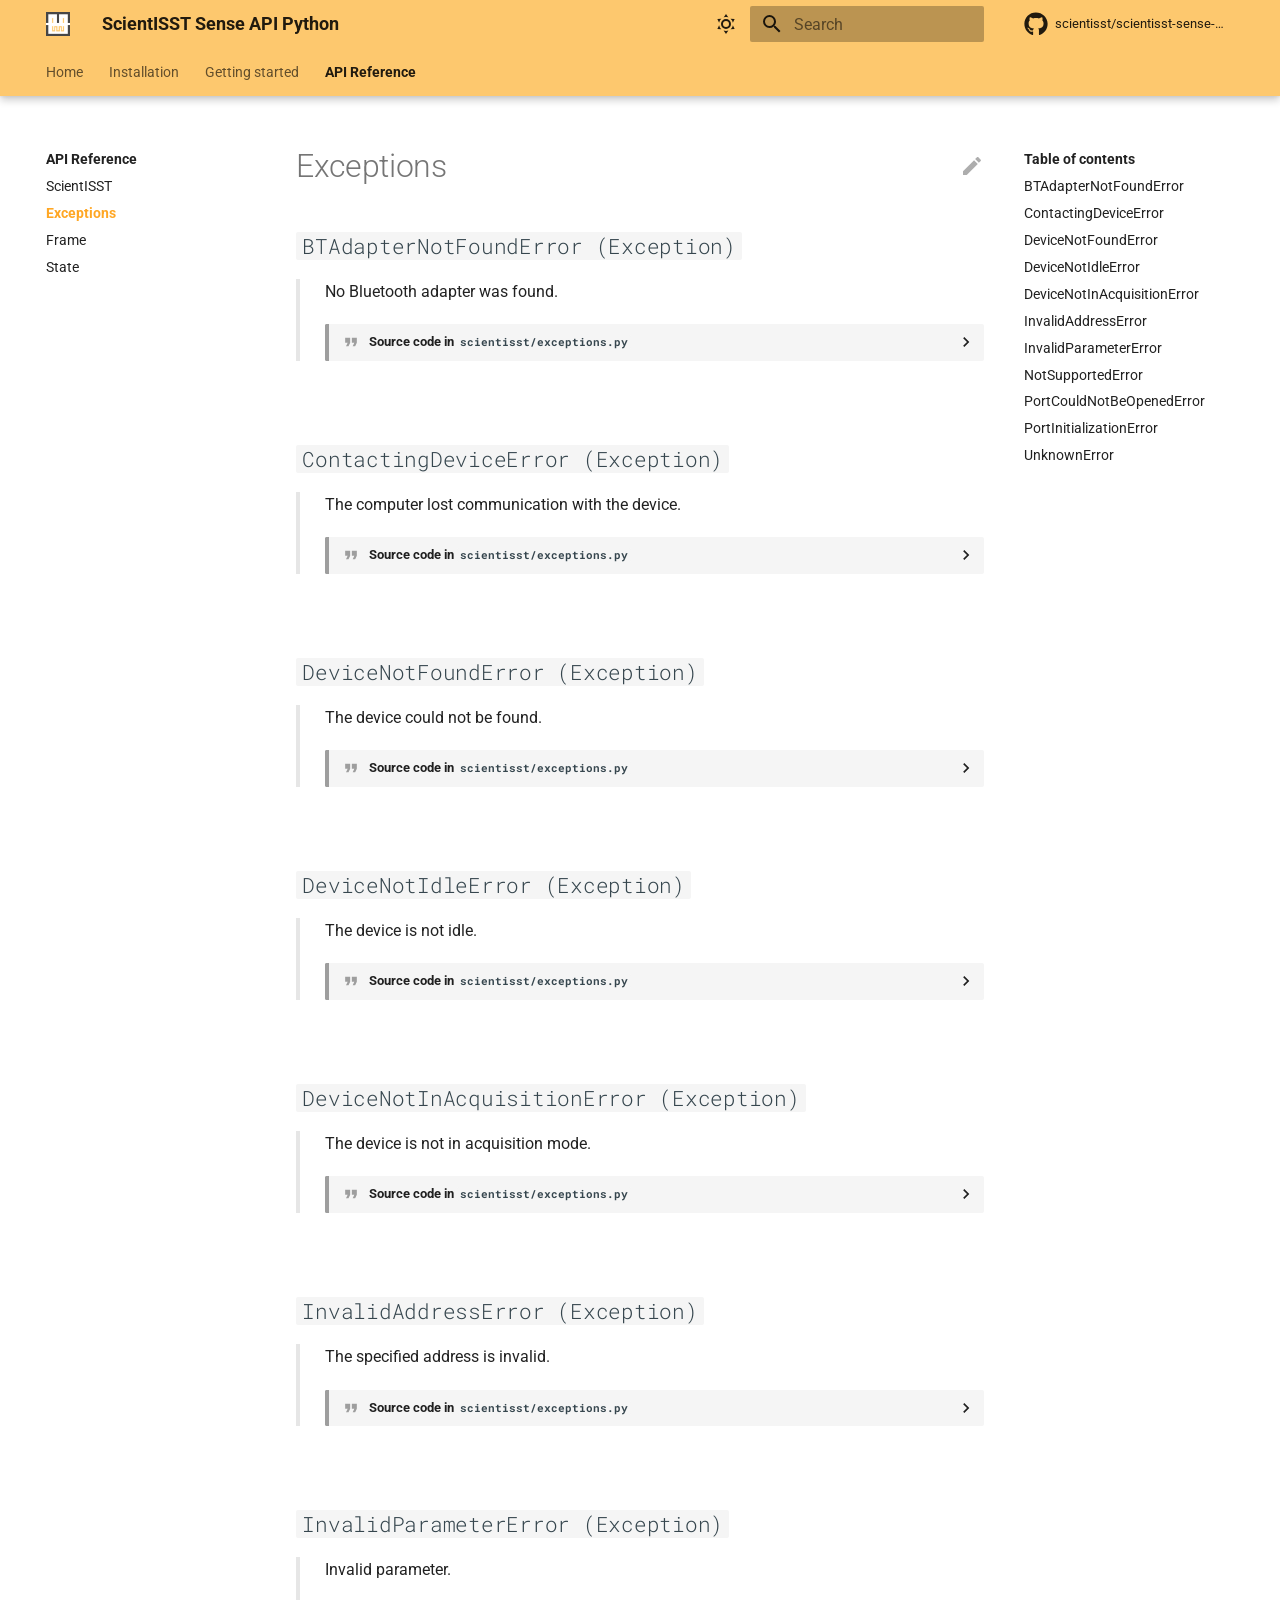
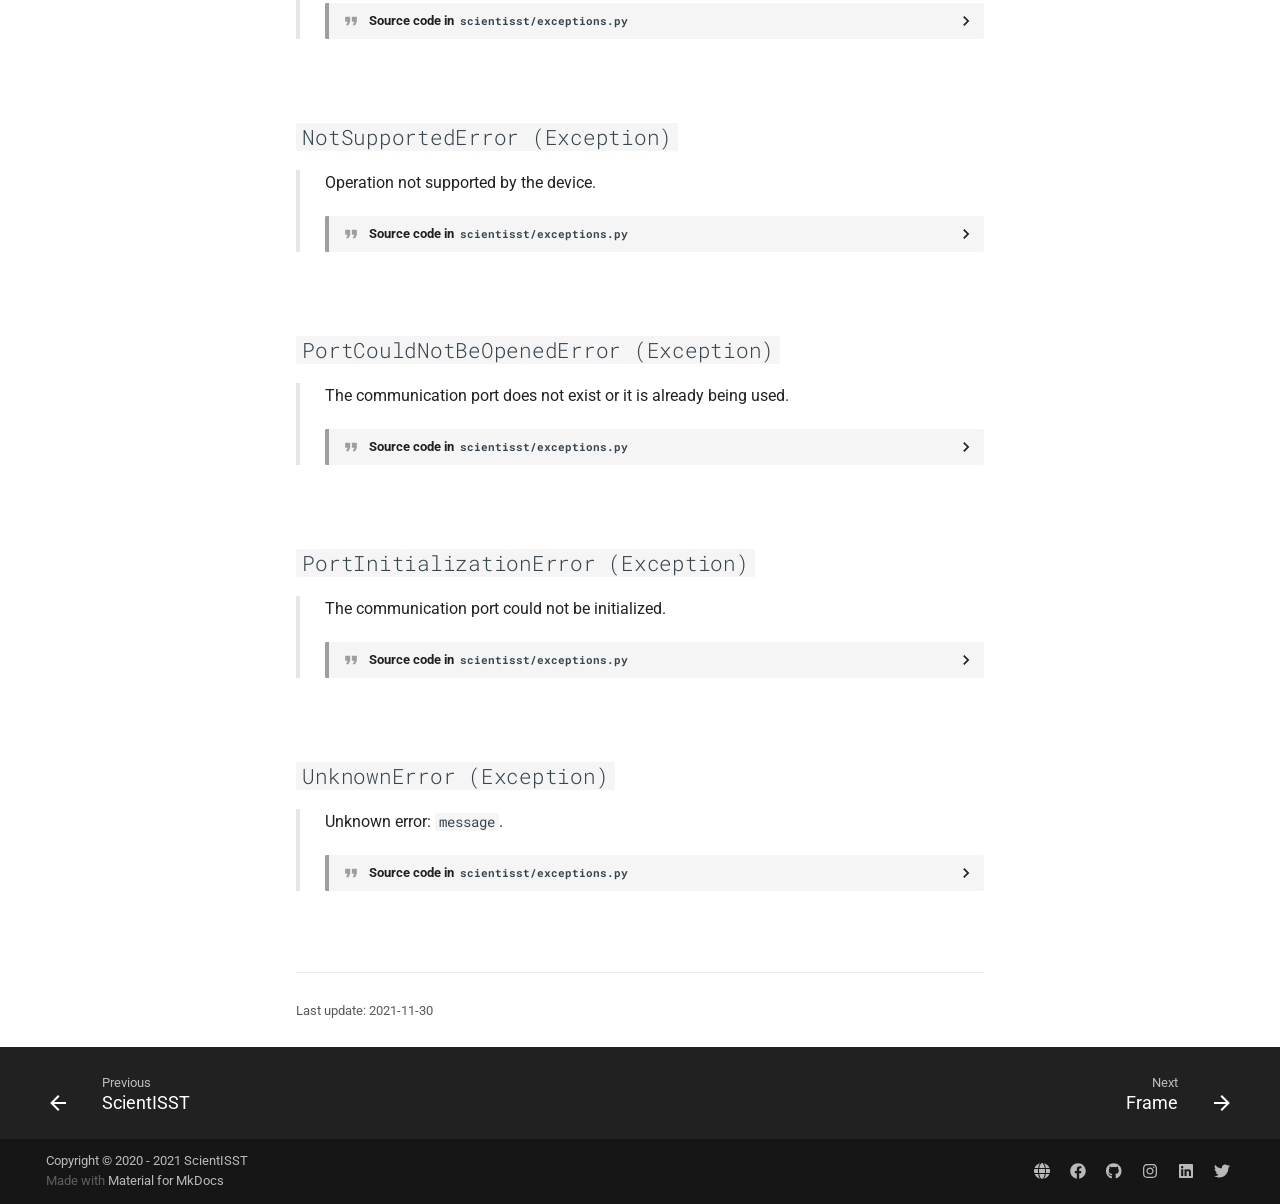
<file: reference/exceptions-reference/index.html>
<!doctype html>
<html lang="en" class="no-js">
  <head>
    
      <meta charset="utf-8">
      <meta name="viewport" content="width=device-width,initial-scale=1">
      
      
      
      <link rel="icon" href="../../img/favicon.ico">
      <meta name="generator" content="mkdocs-1.2.3, mkdocs-material-8.2.5">
    
    
      
        <title>Exceptions - ScientISST Sense API Python</title>
      
    
    
      <link rel="stylesheet" href="../../assets/stylesheets/main.2d9f7617.min.css">
      
        
        <link rel="stylesheet" href="../../assets/stylesheets/palette.e6a45f82.min.css">
        
      
    
    
    
      
        
        
        <link rel="preconnect" href="https://fonts.gstatic.com" crossorigin>
        <link rel="stylesheet" href="https://fonts.googleapis.com/css?family=Roboto:300,300i,400,400i,700,700i%7CRoboto+Mono:400,400i,700,700i&display=fallback">
        <style>:root{--md-text-font:"Roboto";--md-code-font:"Roboto Mono"}</style>
      
    
    
      <link rel="stylesheet" href="../../assets/_mkdocstrings.css">
    
      <link rel="stylesheet" href="../../css/extra.css">
    
    <script>__md_scope=new URL("../..",location),__md_get=(e,_=localStorage,t=__md_scope)=>JSON.parse(_.getItem(t.pathname+"."+e)),__md_set=(e,_,t=localStorage,a=__md_scope)=>{try{t.setItem(a.pathname+"."+e,JSON.stringify(_))}catch(e){}}</script>
    
      

    
    
  </head>
  
  
    
    
      
    
    
    
    
    <body dir="ltr" data-md-color-scheme="default" data-md-color-primary="amber" data-md-color-accent="amber">
  
    
    
      <script>var palette=__md_get("__palette");if(palette&&"object"==typeof palette.color)for(var key of Object.keys(palette.color))document.body.setAttribute("data-md-color-"+key,palette.color[key])</script>
    
    <input class="md-toggle" data-md-toggle="drawer" type="checkbox" id="__drawer" autocomplete="off">
    <input class="md-toggle" data-md-toggle="search" type="checkbox" id="__search" autocomplete="off">
    <label class="md-overlay" for="__drawer"></label>
    <div data-md-component="skip">
      
        
        <a href="#scientisst.exceptions.BTAdapterNotFoundError" class="md-skip">
          Skip to content
        </a>
      
    </div>
    <div data-md-component="announce">
      
    </div>
    
    
      

  

<header class="md-header md-header--lifted" data-md-component="header">
  <nav class="md-header__inner md-grid" aria-label="Header">
    <a href="../.." title="ScientISST Sense API Python" class="md-header__button md-logo" aria-label="ScientISST Sense API Python" data-md-component="logo">
      
  <img src="../../img/logo.png" alt="logo">

    </a>
    <label class="md-header__button md-icon" for="__drawer">
      <svg xmlns="http://www.w3.org/2000/svg" viewBox="0 0 24 24"><path d="M3 6h18v2H3V6m0 5h18v2H3v-2m0 5h18v2H3v-2z"/></svg>
    </label>
    <div class="md-header__title" data-md-component="header-title">
      <div class="md-header__ellipsis">
        <div class="md-header__topic">
          <span class="md-ellipsis">
            ScientISST Sense API Python
          </span>
        </div>
        <div class="md-header__topic" data-md-component="header-topic">
          <span class="md-ellipsis">
            
              Exceptions
            
          </span>
        </div>
      </div>
    </div>
    
      <form class="md-header__option" data-md-component="palette">
        
          
          
          <input class="md-option" data-md-color-media="(prefers-color-scheme: light)" data-md-color-scheme="default" data-md-color-primary="amber" data-md-color-accent="amber"  aria-label="Switch to dark mode"  type="radio" name="__palette" id="__palette_1">
          
            <label class="md-header__button md-icon" title="Switch to dark mode" for="__palette_2" hidden>
              <svg xmlns="http://www.w3.org/2000/svg" viewBox="0 0 24 24"><path d="M12 7a5 5 0 0 1 5 5 5 5 0 0 1-5 5 5 5 0 0 1-5-5 5 5 0 0 1 5-5m0 2a3 3 0 0 0-3 3 3 3 0 0 0 3 3 3 3 0 0 0 3-3 3 3 0 0 0-3-3m0-7 2.39 3.42C13.65 5.15 12.84 5 12 5c-.84 0-1.65.15-2.39.42L12 2M3.34 7l4.16-.35A7.2 7.2 0 0 0 5.94 8.5c-.44.74-.69 1.5-.83 2.29L3.34 7m.02 10 1.76-3.77a7.131 7.131 0 0 0 2.38 4.14L3.36 17M20.65 7l-1.77 3.79a7.023 7.023 0 0 0-2.38-4.15l4.15.36m-.01 10-4.14.36c.59-.51 1.12-1.14 1.54-1.86.42-.73.69-1.5.83-2.29L20.64 17M12 22l-2.41-3.44c.74.27 1.55.44 2.41.44.82 0 1.63-.17 2.37-.44L12 22z"/></svg>
            </label>
          
        
          
          
          <input class="md-option" data-md-color-media="(prefers-color-scheme: dark)" data-md-color-scheme="slate" data-md-color-primary="" data-md-color-accent="amber"  aria-label="Switch to light mode"  type="radio" name="__palette" id="__palette_2">
          
            <label class="md-header__button md-icon" title="Switch to light mode" for="__palette_1" hidden>
              <svg xmlns="http://www.w3.org/2000/svg" viewBox="0 0 24 24"><path d="m17.75 4.09-2.53 1.94.91 3.06-2.63-1.81-2.63 1.81.91-3.06-2.53-1.94L12.44 4l1.06-3 1.06 3 3.19.09m3.5 6.91-1.64 1.25.59 1.98-1.7-1.17-1.7 1.17.59-1.98L15.75 11l2.06-.05L18.5 9l.69 1.95 2.06.05m-2.28 4.95c.83-.08 1.72 1.1 1.19 1.85-.32.45-.66.87-1.08 1.27C15.17 23 8.84 23 4.94 19.07c-3.91-3.9-3.91-10.24 0-14.14.4-.4.82-.76 1.27-1.08.75-.53 1.93.36 1.85 1.19-.27 2.86.69 5.83 2.89 8.02a9.96 9.96 0 0 0 8.02 2.89m-1.64 2.02a12.08 12.08 0 0 1-7.8-3.47c-2.17-2.19-3.33-5-3.49-7.82-2.81 3.14-2.7 7.96.31 10.98 3.02 3.01 7.84 3.12 10.98.31z"/></svg>
            </label>
          
        
      </form>
    
    
    
      <label class="md-header__button md-icon" for="__search">
        <svg xmlns="http://www.w3.org/2000/svg" viewBox="0 0 24 24"><path d="M9.5 3A6.5 6.5 0 0 1 16 9.5c0 1.61-.59 3.09-1.56 4.23l.27.27h.79l5 5-1.5 1.5-5-5v-.79l-.27-.27A6.516 6.516 0 0 1 9.5 16 6.5 6.5 0 0 1 3 9.5 6.5 6.5 0 0 1 9.5 3m0 2C7 5 5 7 5 9.5S7 14 9.5 14 14 12 14 9.5 12 5 9.5 5z"/></svg>
      </label>
      <div class="md-search" data-md-component="search" role="dialog">
  <label class="md-search__overlay" for="__search"></label>
  <div class="md-search__inner" role="search">
    <form class="md-search__form" name="search">
      <input type="text" class="md-search__input" name="query" aria-label="Search" placeholder="Search" autocapitalize="off" autocorrect="off" autocomplete="off" spellcheck="false" data-md-component="search-query" required>
      <label class="md-search__icon md-icon" for="__search">
        <svg xmlns="http://www.w3.org/2000/svg" viewBox="0 0 24 24"><path d="M9.5 3A6.5 6.5 0 0 1 16 9.5c0 1.61-.59 3.09-1.56 4.23l.27.27h.79l5 5-1.5 1.5-5-5v-.79l-.27-.27A6.516 6.516 0 0 1 9.5 16 6.5 6.5 0 0 1 3 9.5 6.5 6.5 0 0 1 9.5 3m0 2C7 5 5 7 5 9.5S7 14 9.5 14 14 12 14 9.5 12 5 9.5 5z"/></svg>
        <svg xmlns="http://www.w3.org/2000/svg" viewBox="0 0 24 24"><path d="M20 11v2H8l5.5 5.5-1.42 1.42L4.16 12l7.92-7.92L13.5 5.5 8 11h12z"/></svg>
      </label>
      <nav class="md-search__options" aria-label="Search">
        
        <button type="reset" class="md-search__icon md-icon" aria-label="Clear" tabindex="-1">
          <svg xmlns="http://www.w3.org/2000/svg" viewBox="0 0 24 24"><path d="M19 6.41 17.59 5 12 10.59 6.41 5 5 6.41 10.59 12 5 17.59 6.41 19 12 13.41 17.59 19 19 17.59 13.41 12 19 6.41z"/></svg>
        </button>
      </nav>
      
    </form>
    <div class="md-search__output">
      <div class="md-search__scrollwrap" data-md-scrollfix>
        <div class="md-search-result" data-md-component="search-result">
          <div class="md-search-result__meta">
            Initializing search
          </div>
          <ol class="md-search-result__list"></ol>
        </div>
      </div>
    </div>
  </div>
</div>
    
    
      <div class="md-header__source">
        <a href="https://github.com/scientisst/scientisst-sense-api-python/" title="Go to repository" class="md-source" data-md-component="source">
  <div class="md-source__icon md-icon">
    
    <svg xmlns="http://www.w3.org/2000/svg" viewBox="0 0 496 512"><!--! Font Awesome Free 6.0.0 by @fontawesome - https://fontawesome.com License - https://fontawesome.com/license/free (Icons: CC BY 4.0, Fonts: SIL OFL 1.1, Code: MIT License) Copyright 2022 Fonticons, Inc.--><path d="M165.9 397.4c0 2-2.3 3.6-5.2 3.6-3.3.3-5.6-1.3-5.6-3.6 0-2 2.3-3.6 5.2-3.6 3-.3 5.6 1.3 5.6 3.6zm-31.1-4.5c-.7 2 1.3 4.3 4.3 4.9 2.6 1 5.6 0 6.2-2s-1.3-4.3-4.3-5.2c-2.6-.7-5.5.3-6.2 2.3zm44.2-1.7c-2.9.7-4.9 2.6-4.6 4.9.3 2 2.9 3.3 5.9 2.6 2.9-.7 4.9-2.6 4.6-4.6-.3-1.9-3-3.2-5.9-2.9zM244.8 8C106.1 8 0 113.3 0 252c0 110.9 69.8 205.8 169.5 239.2 12.8 2.3 17.3-5.6 17.3-12.1 0-6.2-.3-40.4-.3-61.4 0 0-70 15-84.7-29.8 0 0-11.4-29.1-27.8-36.6 0 0-22.9-15.7 1.6-15.4 0 0 24.9 2 38.6 25.8 21.9 38.6 58.6 27.5 72.9 20.9 2.3-16 8.8-27.1 16-33.7-55.9-6.2-112.3-14.3-112.3-110.5 0-27.5 7.6-41.3 23.6-58.9-2.6-6.5-11.1-33.3 2.6-67.9 20.9-6.5 69 27 69 27 20-5.6 41.5-8.5 62.8-8.5s42.8 2.9 62.8 8.5c0 0 48.1-33.6 69-27 13.7 34.7 5.2 61.4 2.6 67.9 16 17.7 25.8 31.5 25.8 58.9 0 96.5-58.9 104.2-114.8 110.5 9.2 7.9 17 22.9 17 46.4 0 33.7-.3 75.4-.3 83.6 0 6.5 4.6 14.4 17.3 12.1C428.2 457.8 496 362.9 496 252 496 113.3 383.5 8 244.8 8zM97.2 352.9c-1.3 1-1 3.3.7 5.2 1.6 1.6 3.9 2.3 5.2 1 1.3-1 1-3.3-.7-5.2-1.6-1.6-3.9-2.3-5.2-1zm-10.8-8.1c-.7 1.3.3 2.9 2.3 3.9 1.6 1 3.6.7 4.3-.7.7-1.3-.3-2.9-2.3-3.9-2-.6-3.6-.3-4.3.7zm32.4 35.6c-1.6 1.3-1 4.3 1.3 6.2 2.3 2.3 5.2 2.6 6.5 1 1.3-1.3.7-4.3-1.3-6.2-2.2-2.3-5.2-2.6-6.5-1zm-11.4-14.7c-1.6 1-1.6 3.6 0 5.9 1.6 2.3 4.3 3.3 5.6 2.3 1.6-1.3 1.6-3.9 0-6.2-1.4-2.3-4-3.3-5.6-2z"/></svg>
  </div>
  <div class="md-source__repository">
    scientisst/scientisst-sense-api-python
  </div>
</a>
      </div>
    
  </nav>
  
    
      
<nav class="md-tabs" aria-label="Tabs" data-md-component="tabs">
  <div class="md-tabs__inner md-grid">
    <ul class="md-tabs__list">
      
        
  
  


  <li class="md-tabs__item">
    <a href="../.." class="md-tabs__link">
      Home
    </a>
  </li>

      
        
  
  


  <li class="md-tabs__item">
    <a href="../../installation/" class="md-tabs__link">
      Installation
    </a>
  </li>

      
        
  
  


  
  
  
    <li class="md-tabs__item">
      <a href="../../getting-started/sense/" class="md-tabs__link">
        Getting started
      </a>
    </li>
  

      
        
  
  
    
  


  
  
  
    <li class="md-tabs__item">
      <a href="../scientisst-reference/" class="md-tabs__link md-tabs__link--active">
        API Reference
      </a>
    </li>
  

      
    </ul>
  </div>
</nav>
    
  
</header>
    
    <div class="md-container" data-md-component="container">
      
      
        
      
      <main class="md-main" data-md-component="main">
        <div class="md-main__inner md-grid">
          
            
              
              <div class="md-sidebar md-sidebar--primary" data-md-component="sidebar" data-md-type="navigation" >
                <div class="md-sidebar__scrollwrap">
                  <div class="md-sidebar__inner">
                    

  


<nav class="md-nav md-nav--primary md-nav--lifted" aria-label="Navigation" data-md-level="0">
  <label class="md-nav__title" for="__drawer">
    <a href="../.." title="ScientISST Sense API Python" class="md-nav__button md-logo" aria-label="ScientISST Sense API Python" data-md-component="logo">
      
  <img src="../../img/logo.png" alt="logo">

    </a>
    ScientISST Sense API Python
  </label>
  
    <div class="md-nav__source">
      <a href="https://github.com/scientisst/scientisst-sense-api-python/" title="Go to repository" class="md-source" data-md-component="source">
  <div class="md-source__icon md-icon">
    
    <svg xmlns="http://www.w3.org/2000/svg" viewBox="0 0 496 512"><!--! Font Awesome Free 6.0.0 by @fontawesome - https://fontawesome.com License - https://fontawesome.com/license/free (Icons: CC BY 4.0, Fonts: SIL OFL 1.1, Code: MIT License) Copyright 2022 Fonticons, Inc.--><path d="M165.9 397.4c0 2-2.3 3.6-5.2 3.6-3.3.3-5.6-1.3-5.6-3.6 0-2 2.3-3.6 5.2-3.6 3-.3 5.6 1.3 5.6 3.6zm-31.1-4.5c-.7 2 1.3 4.3 4.3 4.9 2.6 1 5.6 0 6.2-2s-1.3-4.3-4.3-5.2c-2.6-.7-5.5.3-6.2 2.3zm44.2-1.7c-2.9.7-4.9 2.6-4.6 4.9.3 2 2.9 3.3 5.9 2.6 2.9-.7 4.9-2.6 4.6-4.6-.3-1.9-3-3.2-5.9-2.9zM244.8 8C106.1 8 0 113.3 0 252c0 110.9 69.8 205.8 169.5 239.2 12.8 2.3 17.3-5.6 17.3-12.1 0-6.2-.3-40.4-.3-61.4 0 0-70 15-84.7-29.8 0 0-11.4-29.1-27.8-36.6 0 0-22.9-15.7 1.6-15.4 0 0 24.9 2 38.6 25.8 21.9 38.6 58.6 27.5 72.9 20.9 2.3-16 8.8-27.1 16-33.7-55.9-6.2-112.3-14.3-112.3-110.5 0-27.5 7.6-41.3 23.6-58.9-2.6-6.5-11.1-33.3 2.6-67.9 20.9-6.5 69 27 69 27 20-5.6 41.5-8.5 62.8-8.5s42.8 2.9 62.8 8.5c0 0 48.1-33.6 69-27 13.7 34.7 5.2 61.4 2.6 67.9 16 17.7 25.8 31.5 25.8 58.9 0 96.5-58.9 104.2-114.8 110.5 9.2 7.9 17 22.9 17 46.4 0 33.7-.3 75.4-.3 83.6 0 6.5 4.6 14.4 17.3 12.1C428.2 457.8 496 362.9 496 252 496 113.3 383.5 8 244.8 8zM97.2 352.9c-1.3 1-1 3.3.7 5.2 1.6 1.6 3.9 2.3 5.2 1 1.3-1 1-3.3-.7-5.2-1.6-1.6-3.9-2.3-5.2-1zm-10.8-8.1c-.7 1.3.3 2.9 2.3 3.9 1.6 1 3.6.7 4.3-.7.7-1.3-.3-2.9-2.3-3.9-2-.6-3.6-.3-4.3.7zm32.4 35.6c-1.6 1.3-1 4.3 1.3 6.2 2.3 2.3 5.2 2.6 6.5 1 1.3-1.3.7-4.3-1.3-6.2-2.2-2.3-5.2-2.6-6.5-1zm-11.4-14.7c-1.6 1-1.6 3.6 0 5.9 1.6 2.3 4.3 3.3 5.6 2.3 1.6-1.3 1.6-3.9 0-6.2-1.4-2.3-4-3.3-5.6-2z"/></svg>
  </div>
  <div class="md-source__repository">
    scientisst/scientisst-sense-api-python
  </div>
</a>
    </div>
  
  <ul class="md-nav__list" data-md-scrollfix>
    
      
      
      

  
  
  
    <li class="md-nav__item">
      <a href="../.." class="md-nav__link">
        Home
      </a>
    </li>
  

    
      
      
      

  
  
  
    <li class="md-nav__item">
      <a href="../../installation/" class="md-nav__link">
        Installation
      </a>
    </li>
  

    
      
      
      

  
  
  
    
    <li class="md-nav__item md-nav__item--nested">
      
      
        <input class="md-nav__toggle md-toggle" data-md-toggle="__nav_3" type="checkbox" id="__nav_3" >
      
      
      
      
        <label class="md-nav__link" for="__nav_3">
          Getting started
          <span class="md-nav__icon md-icon"></span>
        </label>
      
      <nav class="md-nav" aria-label="Getting started" data-md-level="1">
        <label class="md-nav__title" for="__nav_3">
          <span class="md-nav__icon md-icon"></span>
          Getting started
        </label>
        <ul class="md-nav__list" data-md-scrollfix>
          
            
              
  
  
  
    <li class="md-nav__item">
      <a href="../../getting-started/sense/" class="md-nav__link">
        sense.py
      </a>
    </li>
  

            
          
            
              
  
  
  
    <li class="md-nav__item">
      <a href="../../getting-started/api/" class="md-nav__link">
        API
      </a>
    </li>
  

            
          
        </ul>
      </nav>
    </li>
  

    
      
      
      

  
  
    
  
  
    
    <li class="md-nav__item md-nav__item--active md-nav__item--nested">
      
      
        <input class="md-nav__toggle md-toggle" data-md-toggle="__nav_4" type="checkbox" id="__nav_4" checked>
      
      
      
      
        <label class="md-nav__link" for="__nav_4">
          API Reference
          <span class="md-nav__icon md-icon"></span>
        </label>
      
      <nav class="md-nav" aria-label="API Reference" data-md-level="1">
        <label class="md-nav__title" for="__nav_4">
          <span class="md-nav__icon md-icon"></span>
          API Reference
        </label>
        <ul class="md-nav__list" data-md-scrollfix>
          
            
              
  
  
  
    <li class="md-nav__item">
      <a href="../scientisst-reference/" class="md-nav__link">
        ScientISST
      </a>
    </li>
  

            
          
            
              
  
  
    
  
  
    <li class="md-nav__item md-nav__item--active">
      
      <input class="md-nav__toggle md-toggle" data-md-toggle="toc" type="checkbox" id="__toc">
      
      
      
        <label class="md-nav__link md-nav__link--active" for="__toc">
          Exceptions
          <span class="md-nav__icon md-icon"></span>
        </label>
      
      <a href="./" class="md-nav__link md-nav__link--active">
        Exceptions
      </a>
      
        

<nav class="md-nav md-nav--secondary" aria-label="Table of contents">
  
  
  
  
    <label class="md-nav__title" for="__toc">
      <span class="md-nav__icon md-icon"></span>
      Table of contents
    </label>
    <ul class="md-nav__list" data-md-component="toc" data-md-scrollfix>
      
        <li class="md-nav__item">
  <a href="#scientisst.exceptions.BTAdapterNotFoundError" class="md-nav__link">
    BTAdapterNotFoundError
  </a>
  
</li>
      
        <li class="md-nav__item">
  <a href="#scientisst.exceptions.ContactingDeviceError" class="md-nav__link">
    ContactingDeviceError
  </a>
  
</li>
      
        <li class="md-nav__item">
  <a href="#scientisst.exceptions.DeviceNotFoundError" class="md-nav__link">
    DeviceNotFoundError
  </a>
  
</li>
      
        <li class="md-nav__item">
  <a href="#scientisst.exceptions.DeviceNotIdleError" class="md-nav__link">
    DeviceNotIdleError
  </a>
  
</li>
      
        <li class="md-nav__item">
  <a href="#scientisst.exceptions.DeviceNotInAcquisitionError" class="md-nav__link">
    DeviceNotInAcquisitionError
  </a>
  
</li>
      
        <li class="md-nav__item">
  <a href="#scientisst.exceptions.InvalidAddressError" class="md-nav__link">
    InvalidAddressError
  </a>
  
</li>
      
        <li class="md-nav__item">
  <a href="#scientisst.exceptions.InvalidParameterError" class="md-nav__link">
    InvalidParameterError
  </a>
  
</li>
      
        <li class="md-nav__item">
  <a href="#scientisst.exceptions.NotSupportedError" class="md-nav__link">
    NotSupportedError
  </a>
  
</li>
      
        <li class="md-nav__item">
  <a href="#scientisst.exceptions.PortCouldNotBeOpenedError" class="md-nav__link">
    PortCouldNotBeOpenedError
  </a>
  
</li>
      
        <li class="md-nav__item">
  <a href="#scientisst.exceptions.PortInitializationError" class="md-nav__link">
    PortInitializationError
  </a>
  
</li>
      
        <li class="md-nav__item">
  <a href="#scientisst.exceptions.UnknownError" class="md-nav__link">
    UnknownError
  </a>
  
</li>
      
    </ul>
  
</nav>
      
    </li>
  

            
          
            
              
  
  
  
    <li class="md-nav__item">
      <a href="../frame-reference/" class="md-nav__link">
        Frame
      </a>
    </li>
  

            
          
            
              
  
  
  
    <li class="md-nav__item">
      <a href="../state-reference/" class="md-nav__link">
        State
      </a>
    </li>
  

            
          
        </ul>
      </nav>
    </li>
  

    
  </ul>
</nav>
                  </div>
                </div>
              </div>
            
            
              
              <div class="md-sidebar md-sidebar--secondary" data-md-component="sidebar" data-md-type="toc" >
                <div class="md-sidebar__scrollwrap">
                  <div class="md-sidebar__inner">
                    

<nav class="md-nav md-nav--secondary" aria-label="Table of contents">
  
  
  
  
    <label class="md-nav__title" for="__toc">
      <span class="md-nav__icon md-icon"></span>
      Table of contents
    </label>
    <ul class="md-nav__list" data-md-component="toc" data-md-scrollfix>
      
        <li class="md-nav__item">
  <a href="#scientisst.exceptions.BTAdapterNotFoundError" class="md-nav__link">
    BTAdapterNotFoundError
  </a>
  
</li>
      
        <li class="md-nav__item">
  <a href="#scientisst.exceptions.ContactingDeviceError" class="md-nav__link">
    ContactingDeviceError
  </a>
  
</li>
      
        <li class="md-nav__item">
  <a href="#scientisst.exceptions.DeviceNotFoundError" class="md-nav__link">
    DeviceNotFoundError
  </a>
  
</li>
      
        <li class="md-nav__item">
  <a href="#scientisst.exceptions.DeviceNotIdleError" class="md-nav__link">
    DeviceNotIdleError
  </a>
  
</li>
      
        <li class="md-nav__item">
  <a href="#scientisst.exceptions.DeviceNotInAcquisitionError" class="md-nav__link">
    DeviceNotInAcquisitionError
  </a>
  
</li>
      
        <li class="md-nav__item">
  <a href="#scientisst.exceptions.InvalidAddressError" class="md-nav__link">
    InvalidAddressError
  </a>
  
</li>
      
        <li class="md-nav__item">
  <a href="#scientisst.exceptions.InvalidParameterError" class="md-nav__link">
    InvalidParameterError
  </a>
  
</li>
      
        <li class="md-nav__item">
  <a href="#scientisst.exceptions.NotSupportedError" class="md-nav__link">
    NotSupportedError
  </a>
  
</li>
      
        <li class="md-nav__item">
  <a href="#scientisst.exceptions.PortCouldNotBeOpenedError" class="md-nav__link">
    PortCouldNotBeOpenedError
  </a>
  
</li>
      
        <li class="md-nav__item">
  <a href="#scientisst.exceptions.PortInitializationError" class="md-nav__link">
    PortInitializationError
  </a>
  
</li>
      
        <li class="md-nav__item">
  <a href="#scientisst.exceptions.UnknownError" class="md-nav__link">
    UnknownError
  </a>
  
</li>
      
    </ul>
  
</nav>
                  </div>
                </div>
              </div>
            
          
          <div class="md-content" data-md-component="content">
            <article class="md-content__inner md-typeset">
              
                
<a href="https://github.com/scientisst/scientisst-sense-api-python/edit/master/docs/reference/exceptions-reference.md" title="Edit this page" class="md-content__button md-icon">
  <svg xmlns="http://www.w3.org/2000/svg" viewBox="0 0 24 24"><path d="M20.71 7.04c.39-.39.39-1.04 0-1.41l-2.34-2.34c-.37-.39-1.02-.39-1.41 0l-1.84 1.83 3.75 3.75M3 17.25V21h3.75L17.81 9.93l-3.75-3.75L3 17.25z"/></svg>
</a>



  <h1>Exceptions</h1>

<div class="doc doc-object doc-module">


    <div class="doc doc-contents first">




  <div class="doc doc-children">







  <div class="doc doc-object doc-class">



<h2 class="doc doc-heading" id="scientisst.exceptions.BTAdapterNotFoundError">
        <code>
BTAdapterNotFoundError            (<span title="Exception">Exception</span>)
        </code>



</h2>

    <div class="doc doc-contents ">

      <p>No Bluetooth adapter was found.</p>

        <details class="quote">
          <summary>Source code in <code>scientisst/exceptions.py</code></summary>
          <div class="highlight"><pre><span></span><code><span class="k">class</span> <span class="nc">BTAdapterNotFoundError</span><span class="p">(</span><span class="ne">Exception</span><span class="p">):</span>
    <span class="sd">&quot;&quot;&quot;</span>
<span class="sd">    No Bluetooth adapter was found.</span>
<span class="sd">    &quot;&quot;&quot;</span>

    <span class="k">def</span> <span class="fm">__init__</span><span class="p">(</span><span class="bp">self</span><span class="p">):</span>
        <span class="nb">super</span><span class="p">()</span><span class="o">.</span><span class="fm">__init__</span><span class="p">(</span><span class="s2">&quot;No Bluetooth adapter was found.&quot;</span><span class="p">)</span>
</code></pre></div>
        </details>



  <div class="doc doc-children">












  </div>

    </div>

  </div>



  <div class="doc doc-object doc-class">



<h2 class="doc doc-heading" id="scientisst.exceptions.ContactingDeviceError">
        <code>
ContactingDeviceError            (<span title="Exception">Exception</span>)
        </code>



</h2>

    <div class="doc doc-contents ">

      <p>The computer lost communication with the device.</p>

        <details class="quote">
          <summary>Source code in <code>scientisst/exceptions.py</code></summary>
          <div class="highlight"><pre><span></span><code><span class="k">class</span> <span class="nc">ContactingDeviceError</span><span class="p">(</span><span class="ne">Exception</span><span class="p">):</span>
    <span class="sd">&quot;&quot;&quot;</span>
<span class="sd">    The computer lost communication with the device.</span>
<span class="sd">    &quot;&quot;&quot;</span>

    <span class="k">def</span> <span class="fm">__init__</span><span class="p">(</span><span class="bp">self</span><span class="p">):</span>
        <span class="nb">super</span><span class="p">()</span><span class="o">.</span><span class="fm">__init__</span><span class="p">(</span><span class="s2">&quot;The computer lost communication with the device.&quot;</span><span class="p">)</span>
</code></pre></div>
        </details>



  <div class="doc doc-children">












  </div>

    </div>

  </div>



  <div class="doc doc-object doc-class">



<h2 class="doc doc-heading" id="scientisst.exceptions.DeviceNotFoundError">
        <code>
DeviceNotFoundError            (<span title="Exception">Exception</span>)
        </code>



</h2>

    <div class="doc doc-contents ">

      <p>The device could not be found.</p>

        <details class="quote">
          <summary>Source code in <code>scientisst/exceptions.py</code></summary>
          <div class="highlight"><pre><span></span><code><span class="k">class</span> <span class="nc">DeviceNotFoundError</span><span class="p">(</span><span class="ne">Exception</span><span class="p">):</span>
    <span class="sd">&quot;&quot;&quot;</span>
<span class="sd">    The device could not be found.</span>
<span class="sd">    &quot;&quot;&quot;</span>

    <span class="k">def</span> <span class="fm">__init__</span><span class="p">(</span><span class="bp">self</span><span class="p">):</span>
        <span class="nb">super</span><span class="p">()</span><span class="o">.</span><span class="fm">__init__</span><span class="p">(</span><span class="s2">&quot;The device could not be found.&quot;</span><span class="p">)</span>
</code></pre></div>
        </details>



  <div class="doc doc-children">












  </div>

    </div>

  </div>



  <div class="doc doc-object doc-class">



<h2 class="doc doc-heading" id="scientisst.exceptions.DeviceNotIdleError">
        <code>
DeviceNotIdleError            (<span title="Exception">Exception</span>)
        </code>



</h2>

    <div class="doc doc-contents ">

      <p>The device is not idle.</p>

        <details class="quote">
          <summary>Source code in <code>scientisst/exceptions.py</code></summary>
          <div class="highlight"><pre><span></span><code><span class="k">class</span> <span class="nc">DeviceNotIdleError</span><span class="p">(</span><span class="ne">Exception</span><span class="p">):</span>
    <span class="sd">&quot;&quot;&quot;</span>
<span class="sd">    The device is not idle.</span>
<span class="sd">    &quot;&quot;&quot;</span>

    <span class="k">def</span> <span class="fm">__init__</span><span class="p">(</span><span class="bp">self</span><span class="p">):</span>
        <span class="nb">super</span><span class="p">()</span><span class="o">.</span><span class="fm">__init__</span><span class="p">(</span><span class="s2">&quot;The device is not idle.&quot;</span><span class="p">)</span>
</code></pre></div>
        </details>



  <div class="doc doc-children">












  </div>

    </div>

  </div>



  <div class="doc doc-object doc-class">



<h2 class="doc doc-heading" id="scientisst.exceptions.DeviceNotInAcquisitionError">
        <code>
DeviceNotInAcquisitionError            (<span title="Exception">Exception</span>)
        </code>



</h2>

    <div class="doc doc-contents ">

      <p>The device is not in acquisition mode.</p>

        <details class="quote">
          <summary>Source code in <code>scientisst/exceptions.py</code></summary>
          <div class="highlight"><pre><span></span><code><span class="k">class</span> <span class="nc">DeviceNotInAcquisitionError</span><span class="p">(</span><span class="ne">Exception</span><span class="p">):</span>
    <span class="sd">&quot;&quot;&quot;</span>
<span class="sd">    The device is not in acquisition mode.</span>
<span class="sd">    &quot;&quot;&quot;</span>

    <span class="k">def</span> <span class="fm">__init__</span><span class="p">(</span><span class="bp">self</span><span class="p">):</span>
        <span class="nb">super</span><span class="p">()</span><span class="o">.</span><span class="fm">__init__</span><span class="p">(</span><span class="s2">&quot;The device is not in acquisition mode.&quot;</span><span class="p">)</span>
</code></pre></div>
        </details>



  <div class="doc doc-children">












  </div>

    </div>

  </div>



  <div class="doc doc-object doc-class">



<h2 class="doc doc-heading" id="scientisst.exceptions.InvalidAddressError">
        <code>
InvalidAddressError            (<span title="Exception">Exception</span>)
        </code>



</h2>

    <div class="doc doc-contents ">

      <p>The specified address is invalid.</p>

        <details class="quote">
          <summary>Source code in <code>scientisst/exceptions.py</code></summary>
          <div class="highlight"><pre><span></span><code><span class="k">class</span> <span class="nc">InvalidAddressError</span><span class="p">(</span><span class="ne">Exception</span><span class="p">):</span>
    <span class="sd">&quot;&quot;&quot;</span>
<span class="sd">    The specified address is invalid.</span>
<span class="sd">    &quot;&quot;&quot;</span>

    <span class="k">def</span> <span class="fm">__init__</span><span class="p">(</span><span class="bp">self</span><span class="p">):</span>
        <span class="nb">super</span><span class="p">()</span><span class="o">.</span><span class="fm">__init__</span><span class="p">(</span><span class="s2">&quot;The specified address is invalid.&quot;</span><span class="p">)</span>
</code></pre></div>
        </details>



  <div class="doc doc-children">












  </div>

    </div>

  </div>



  <div class="doc doc-object doc-class">



<h2 class="doc doc-heading" id="scientisst.exceptions.InvalidParameterError">
        <code>
InvalidParameterError            (<span title="Exception">Exception</span>)
        </code>



</h2>

    <div class="doc doc-contents ">

      <p>Invalid parameter.</p>

        <details class="quote">
          <summary>Source code in <code>scientisst/exceptions.py</code></summary>
          <div class="highlight"><pre><span></span><code><span class="k">class</span> <span class="nc">InvalidParameterError</span><span class="p">(</span><span class="ne">Exception</span><span class="p">):</span>
    <span class="sd">&quot;&quot;&quot;</span>
<span class="sd">    Invalid parameter.</span>
<span class="sd">    &quot;&quot;&quot;</span>

    <span class="k">def</span> <span class="fm">__init__</span><span class="p">(</span><span class="bp">self</span><span class="p">):</span>
        <span class="nb">super</span><span class="p">()</span><span class="o">.</span><span class="fm">__init__</span><span class="p">(</span><span class="s2">&quot;Invalid parameter.&quot;</span><span class="p">)</span>
</code></pre></div>
        </details>



  <div class="doc doc-children">












  </div>

    </div>

  </div>



  <div class="doc doc-object doc-class">



<h2 class="doc doc-heading" id="scientisst.exceptions.NotSupportedError">
        <code>
NotSupportedError            (<span title="Exception">Exception</span>)
        </code>



</h2>

    <div class="doc doc-contents ">

      <p>Operation not supported by the device.</p>

        <details class="quote">
          <summary>Source code in <code>scientisst/exceptions.py</code></summary>
          <div class="highlight"><pre><span></span><code><span class="k">class</span> <span class="nc">NotSupportedError</span><span class="p">(</span><span class="ne">Exception</span><span class="p">):</span>
    <span class="sd">&quot;&quot;&quot;</span>
<span class="sd">    Operation not supported by the device.</span>
<span class="sd">    &quot;&quot;&quot;</span>

    <span class="k">def</span> <span class="fm">__init__</span><span class="p">(</span><span class="bp">self</span><span class="p">):</span>
        <span class="nb">super</span><span class="p">()</span><span class="o">.</span><span class="fm">__init__</span><span class="p">(</span><span class="s2">&quot;Operation not supported by the device.&quot;</span><span class="p">)</span>
</code></pre></div>
        </details>



  <div class="doc doc-children">












  </div>

    </div>

  </div>



  <div class="doc doc-object doc-class">



<h2 class="doc doc-heading" id="scientisst.exceptions.PortCouldNotBeOpenedError">
        <code>
PortCouldNotBeOpenedError            (<span title="Exception">Exception</span>)
        </code>



</h2>

    <div class="doc doc-contents ">

      <p>The communication port does not exist or it is already being used.</p>

        <details class="quote">
          <summary>Source code in <code>scientisst/exceptions.py</code></summary>
          <div class="highlight"><pre><span></span><code><span class="k">class</span> <span class="nc">PortCouldNotBeOpenedError</span><span class="p">(</span><span class="ne">Exception</span><span class="p">):</span>
    <span class="sd">&quot;&quot;&quot;</span>
<span class="sd">    The communication port does not exist or it is already being used.</span>
<span class="sd">    &quot;&quot;&quot;</span>

    <span class="k">def</span> <span class="fm">__init__</span><span class="p">(</span><span class="bp">self</span><span class="p">):</span>
        <span class="nb">super</span><span class="p">()</span><span class="o">.</span><span class="fm">__init__</span><span class="p">(</span>
            <span class="s2">&quot;The communication port does not exist or it is already being used.&quot;</span>
        <span class="p">)</span>
</code></pre></div>
        </details>



  <div class="doc doc-children">












  </div>

    </div>

  </div>



  <div class="doc doc-object doc-class">



<h2 class="doc doc-heading" id="scientisst.exceptions.PortInitializationError">
        <code>
PortInitializationError            (<span title="Exception">Exception</span>)
        </code>



</h2>

    <div class="doc doc-contents ">

      <p>The communication port could not be initialized.</p>

        <details class="quote">
          <summary>Source code in <code>scientisst/exceptions.py</code></summary>
          <div class="highlight"><pre><span></span><code><span class="k">class</span> <span class="nc">PortInitializationError</span><span class="p">(</span><span class="ne">Exception</span><span class="p">):</span>
    <span class="sd">&quot;&quot;&quot;</span>
<span class="sd">    The communication port could not be initialized.</span>
<span class="sd">    &quot;&quot;&quot;</span>

    <span class="k">def</span> <span class="fm">__init__</span><span class="p">(</span><span class="bp">self</span><span class="p">):</span>
        <span class="nb">super</span><span class="p">()</span><span class="o">.</span><span class="fm">__init__</span><span class="p">(</span><span class="s2">&quot;The communication port could not be initialized.&quot;</span><span class="p">)</span>
</code></pre></div>
        </details>



  <div class="doc doc-children">












  </div>

    </div>

  </div>



  <div class="doc doc-object doc-class">



<h2 class="doc doc-heading" id="scientisst.exceptions.UnknownError">
        <code>
UnknownError            (<span title="Exception">Exception</span>)
        </code>



</h2>

    <div class="doc doc-contents ">

      <p>Unknown error: <code>message</code>.</p>

        <details class="quote">
          <summary>Source code in <code>scientisst/exceptions.py</code></summary>
          <div class="highlight"><pre><span></span><code><span class="k">class</span> <span class="nc">UnknownError</span><span class="p">(</span><span class="ne">Exception</span><span class="p">):</span>
    <span class="sd">&quot;&quot;&quot;</span>
<span class="sd">    Unknown error: `message`.</span>
<span class="sd">    &quot;&quot;&quot;</span>

    <span class="k">def</span> <span class="fm">__init__</span><span class="p">(</span><span class="bp">self</span><span class="p">,</span> <span class="n">message</span><span class="o">=</span><span class="s2">&quot;&quot;</span><span class="p">):</span>
        <span class="nb">super</span><span class="p">()</span><span class="o">.</span><span class="fm">__init__</span><span class="p">(</span><span class="s2">&quot;Unknown error: </span><span class="si">{}</span><span class="s2">&quot;</span><span class="o">.</span><span class="n">format</span><span class="p">(</span><span class="n">message</span><span class="p">))</span>
</code></pre></div>
        </details>



  <div class="doc doc-children">












  </div>

    </div>

  </div>







  </div>

    </div>

  </div>

  <hr>
<div class="md-source-file">
  <small>
    
      Last update:
      2021-11-30
    
  </small>
</div>

              
            </article>
          </div>
        </div>
        
      </main>
      
        <footer class="md-footer">
  
    <nav class="md-footer__inner md-grid" aria-label="Footer">
      
        
        <a href="../scientisst-reference/" class="md-footer__link md-footer__link--prev" aria-label="Previous: ScientISST" rel="prev">
          <div class="md-footer__button md-icon">
            <svg xmlns="http://www.w3.org/2000/svg" viewBox="0 0 24 24"><path d="M20 11v2H8l5.5 5.5-1.42 1.42L4.16 12l7.92-7.92L13.5 5.5 8 11h12z"/></svg>
          </div>
          <div class="md-footer__title">
            <div class="md-ellipsis">
              <span class="md-footer__direction">
                Previous
              </span>
              ScientISST
            </div>
          </div>
        </a>
      
      
        
        <a href="../frame-reference/" class="md-footer__link md-footer__link--next" aria-label="Next: Frame" rel="next">
          <div class="md-footer__title">
            <div class="md-ellipsis">
              <span class="md-footer__direction">
                Next
              </span>
              Frame
            </div>
          </div>
          <div class="md-footer__button md-icon">
            <svg xmlns="http://www.w3.org/2000/svg" viewBox="0 0 24 24"><path d="M4 11v2h12l-5.5 5.5 1.42 1.42L19.84 12l-7.92-7.92L10.5 5.5 16 11H4z"/></svg>
          </div>
        </a>
      
    </nav>
  
  <div class="md-footer-meta md-typeset">
    <div class="md-footer-meta__inner md-grid">
      <div class="md-copyright">
  
    <div class="md-copyright__highlight">
      Copyright &copy; 2020 - 2021 ScientISST
    </div>
  
  
    Made with
    <a href="https://squidfunk.github.io/mkdocs-material/" target="_blank" rel="noopener">
      Material for MkDocs
    </a>
  
</div>
      
        <div class="md-social">
  
    
    
      
      
    
    <a href="https://scientisst.com" target="_blank" rel="noopener" title="scientisst.com" class="md-social__link">
      <svg xmlns="http://www.w3.org/2000/svg" viewBox="0 0 512 512"><!--! Font Awesome Free 6.0.0 by @fontawesome - https://fontawesome.com License - https://fontawesome.com/license/free (Icons: CC BY 4.0, Fonts: SIL OFL 1.1, Code: MIT License) Copyright 2022 Fonticons, Inc.--><path d="M352 256c0 22.2-1.2 43.6-3.3 64H163.3c-2.1-20.4-4.2-41.8-4.2-64 0-22.2 2.1-43.6 4.2-64h185.4c2.1 20.4 3.3 41.8 3.3 64zm151.9-64c5.3 20.5 8.1 41.9 8.1 64s-2.8 43.5-8.1 64H380.8c2.1-20.6 3.2-42.9 3.2-64 0-22-1.1-43.4-3.2-64h123.1zm-10.5-32H376.7c-10-63.86-29.8-117.38-55.3-151.558C399.8 29.09 463.4 85.94 493.4 160zm-149.1 0H167.7c6.1-36.4 15.5-68.62 27-94.65 10.5-23.61 22.2-40.74 33.5-51.54C239.4 3.178 248.7 0 256 0c7.3 0 16.6 3.178 27.8 13.81 11.3 10.8 23 27.93 33.5 51.54 11.5 26.03 20.9 58.25 27 94.65zm-325.69 0C48.59 85.94 112.2 29.09 190.6 8.442 165.1 42.62 145.3 96.14 135.3 160H18.61zm112.59 32c-2.1 20.6-4.1 42-4.1 64 0 21.1 2 43.4 4.1 64H8.065C2.8 299.5 0 278.1 0 256s2.8-43.5 8.065-64H131.2zm63.5 254.6c-11.5-26-20.9-58.2-27-94.6h176.6c-6.1 36.4-15.5 68.6-27 94.6-10.5 23.7-22.2 40.8-33.5 51.6-11.2 10.6-20.5 13.8-28.7 13.8-6.4 0-15.7-3.2-26.9-13.8-11.3-10.8-23-27.9-33.5-51.6zm-4.1 57C112.2 482.9 48.59 426.1 18.61 352H135.3c10 63.9 29.8 117.4 55.3 151.6zm130.8 0c25.5-34.2 45.3-87.7 55.3-151.6h116.7c-30 74.1-93.6 130.9-172 151.6z"/></svg>
    </a>
  
    
    
      
      
    
    <a href="https://www.facebook.com/ScientISSThub" target="_blank" rel="noopener" title="www.facebook.com" class="md-social__link">
      <svg xmlns="http://www.w3.org/2000/svg" viewBox="0 0 512 512"><!--! Font Awesome Free 6.0.0 by @fontawesome - https://fontawesome.com License - https://fontawesome.com/license/free (Icons: CC BY 4.0, Fonts: SIL OFL 1.1, Code: MIT License) Copyright 2022 Fonticons, Inc.--><path d="M504 256C504 119 393 8 256 8S8 119 8 256c0 123.78 90.69 226.38 209.25 245V327.69h-63V256h63v-54.64c0-62.15 37-96.48 93.67-96.48 27.14 0 55.52 4.84 55.52 4.84v61h-31.28c-30.8 0-40.41 19.12-40.41 38.73V256h68.78l-11 71.69h-57.78V501C413.31 482.38 504 379.78 504 256z"/></svg>
    </a>
  
    
    
      
      
    
    <a href="https://github.com/ScientISST" target="_blank" rel="noopener" title="github.com" class="md-social__link">
      <svg xmlns="http://www.w3.org/2000/svg" viewBox="0 0 496 512"><!--! Font Awesome Free 6.0.0 by @fontawesome - https://fontawesome.com License - https://fontawesome.com/license/free (Icons: CC BY 4.0, Fonts: SIL OFL 1.1, Code: MIT License) Copyright 2022 Fonticons, Inc.--><path d="M165.9 397.4c0 2-2.3 3.6-5.2 3.6-3.3.3-5.6-1.3-5.6-3.6 0-2 2.3-3.6 5.2-3.6 3-.3 5.6 1.3 5.6 3.6zm-31.1-4.5c-.7 2 1.3 4.3 4.3 4.9 2.6 1 5.6 0 6.2-2s-1.3-4.3-4.3-5.2c-2.6-.7-5.5.3-6.2 2.3zm44.2-1.7c-2.9.7-4.9 2.6-4.6 4.9.3 2 2.9 3.3 5.9 2.6 2.9-.7 4.9-2.6 4.6-4.6-.3-1.9-3-3.2-5.9-2.9zM244.8 8C106.1 8 0 113.3 0 252c0 110.9 69.8 205.8 169.5 239.2 12.8 2.3 17.3-5.6 17.3-12.1 0-6.2-.3-40.4-.3-61.4 0 0-70 15-84.7-29.8 0 0-11.4-29.1-27.8-36.6 0 0-22.9-15.7 1.6-15.4 0 0 24.9 2 38.6 25.8 21.9 38.6 58.6 27.5 72.9 20.9 2.3-16 8.8-27.1 16-33.7-55.9-6.2-112.3-14.3-112.3-110.5 0-27.5 7.6-41.3 23.6-58.9-2.6-6.5-11.1-33.3 2.6-67.9 20.9-6.5 69 27 69 27 20-5.6 41.5-8.5 62.8-8.5s42.8 2.9 62.8 8.5c0 0 48.1-33.6 69-27 13.7 34.7 5.2 61.4 2.6 67.9 16 17.7 25.8 31.5 25.8 58.9 0 96.5-58.9 104.2-114.8 110.5 9.2 7.9 17 22.9 17 46.4 0 33.7-.3 75.4-.3 83.6 0 6.5 4.6 14.4 17.3 12.1C428.2 457.8 496 362.9 496 252 496 113.3 383.5 8 244.8 8zM97.2 352.9c-1.3 1-1 3.3.7 5.2 1.6 1.6 3.9 2.3 5.2 1 1.3-1 1-3.3-.7-5.2-1.6-1.6-3.9-2.3-5.2-1zm-10.8-8.1c-.7 1.3.3 2.9 2.3 3.9 1.6 1 3.6.7 4.3-.7.7-1.3-.3-2.9-2.3-3.9-2-.6-3.6-.3-4.3.7zm32.4 35.6c-1.6 1.3-1 4.3 1.3 6.2 2.3 2.3 5.2 2.6 6.5 1 1.3-1.3.7-4.3-1.3-6.2-2.2-2.3-5.2-2.6-6.5-1zm-11.4-14.7c-1.6 1-1.6 3.6 0 5.9 1.6 2.3 4.3 3.3 5.6 2.3 1.6-1.3 1.6-3.9 0-6.2-1.4-2.3-4-3.3-5.6-2z"/></svg>
    </a>
  
    
    
      
      
    
    <a href="https://www.instagram.com/scientissthub/" target="_blank" rel="noopener" title="www.instagram.com" class="md-social__link">
      <svg xmlns="http://www.w3.org/2000/svg" viewBox="0 0 448 512"><!--! Font Awesome Free 6.0.0 by @fontawesome - https://fontawesome.com License - https://fontawesome.com/license/free (Icons: CC BY 4.0, Fonts: SIL OFL 1.1, Code: MIT License) Copyright 2022 Fonticons, Inc.--><path d="M224.1 141c-63.6 0-114.9 51.3-114.9 114.9s51.3 114.9 114.9 114.9S339 319.5 339 255.9 287.7 141 224.1 141zm0 189.6c-41.1 0-74.7-33.5-74.7-74.7s33.5-74.7 74.7-74.7 74.7 33.5 74.7 74.7-33.6 74.7-74.7 74.7zm146.4-194.3c0 14.9-12 26.8-26.8 26.8-14.9 0-26.8-12-26.8-26.8s12-26.8 26.8-26.8 26.8 12 26.8 26.8zm76.1 27.2c-1.7-35.9-9.9-67.7-36.2-93.9-26.2-26.2-58-34.4-93.9-36.2-37-2.1-147.9-2.1-184.9 0-35.8 1.7-67.6 9.9-93.9 36.1s-34.4 58-36.2 93.9c-2.1 37-2.1 147.9 0 184.9 1.7 35.9 9.9 67.7 36.2 93.9s58 34.4 93.9 36.2c37 2.1 147.9 2.1 184.9 0 35.9-1.7 67.7-9.9 93.9-36.2 26.2-26.2 34.4-58 36.2-93.9 2.1-37 2.1-147.8 0-184.8zM398.8 388c-7.8 19.6-22.9 34.7-42.6 42.6-29.5 11.7-99.5 9-132.1 9s-102.7 2.6-132.1-9c-19.6-7.8-34.7-22.9-42.6-42.6-11.7-29.5-9-99.5-9-132.1s-2.6-102.7 9-132.1c7.8-19.6 22.9-34.7 42.6-42.6 29.5-11.7 99.5-9 132.1-9s102.7-2.6 132.1 9c19.6 7.8 34.7 22.9 42.6 42.6 11.7 29.5 9 99.5 9 132.1s2.7 102.7-9 132.1z"/></svg>
    </a>
  
    
    
      
      
    
    <a href="https://www.linkedin.com/company/scientisst" target="_blank" rel="noopener" title="www.linkedin.com" class="md-social__link">
      <svg xmlns="http://www.w3.org/2000/svg" viewBox="0 0 448 512"><!--! Font Awesome Free 6.0.0 by @fontawesome - https://fontawesome.com License - https://fontawesome.com/license/free (Icons: CC BY 4.0, Fonts: SIL OFL 1.1, Code: MIT License) Copyright 2022 Fonticons, Inc.--><path d="M416 32H31.9C14.3 32 0 46.5 0 64.3v383.4C0 465.5 14.3 480 31.9 480H416c17.6 0 32-14.5 32-32.3V64.3c0-17.8-14.4-32.3-32-32.3zM135.4 416H69V202.2h66.5V416zm-33.2-243c-21.3 0-38.5-17.3-38.5-38.5S80.9 96 102.2 96c21.2 0 38.5 17.3 38.5 38.5 0 21.3-17.2 38.5-38.5 38.5zm282.1 243h-66.4V312c0-24.8-.5-56.7-34.5-56.7-34.6 0-39.9 27-39.9 54.9V416h-66.4V202.2h63.7v29.2h.9c8.9-16.8 30.6-34.5 62.9-34.5 67.2 0 79.7 44.3 79.7 101.9V416z"/></svg>
    </a>
  
    
    
      
      
    
    <a href="https://twitter.com/ScientISSThub" target="_blank" rel="noopener" title="twitter.com" class="md-social__link">
      <svg xmlns="http://www.w3.org/2000/svg" viewBox="0 0 512 512"><!--! Font Awesome Free 6.0.0 by @fontawesome - https://fontawesome.com License - https://fontawesome.com/license/free (Icons: CC BY 4.0, Fonts: SIL OFL 1.1, Code: MIT License) Copyright 2022 Fonticons, Inc.--><path d="M459.37 151.716c.325 4.548.325 9.097.325 13.645 0 138.72-105.583 298.558-298.558 298.558-59.452 0-114.68-17.219-161.137-47.106 8.447.974 16.568 1.299 25.34 1.299 49.055 0 94.213-16.568 130.274-44.832-46.132-.975-84.792-31.188-98.112-72.772 6.498.974 12.995 1.624 19.818 1.624 9.421 0 18.843-1.3 27.614-3.573-48.081-9.747-84.143-51.98-84.143-102.985v-1.299c13.969 7.797 30.214 12.67 47.431 13.319-28.264-18.843-46.781-51.005-46.781-87.391 0-19.492 5.197-37.36 14.294-52.954 51.655 63.675 129.3 105.258 216.365 109.807-1.624-7.797-2.599-15.918-2.599-24.04 0-57.828 46.782-104.934 104.934-104.934 30.213 0 57.502 12.67 76.67 33.137 23.715-4.548 46.456-13.32 66.599-25.34-7.798 24.366-24.366 44.833-46.132 57.827 21.117-2.273 41.584-8.122 60.426-16.243-14.292 20.791-32.161 39.308-52.628 54.253z"/></svg>
    </a>
  
</div>
      
    </div>
  </div>
</footer>
      
    </div>
    <div class="md-dialog" data-md-component="dialog">
      <div class="md-dialog__inner md-typeset"></div>
    </div>
    <script id="__config" type="application/json">{"base": "../..", "features": ["navigation.tabs", "navigation.tabs.sticky", "navigation.sections"], "translations": {"clipboard.copy": "Copy to clipboard", "clipboard.copied": "Copied to clipboard", "search.config.lang": "en", "search.config.pipeline": "trimmer, stopWordFilter", "search.config.separator": "[\\s\\-]+", "search.placeholder": "Search", "search.result.placeholder": "Type to start searching", "search.result.none": "No matching documents", "search.result.one": "1 matching document", "search.result.other": "# matching documents", "search.result.more.one": "1 more on this page", "search.result.more.other": "# more on this page", "search.result.term.missing": "Missing", "select.version.title": "Select version"}, "search": "../../assets/javascripts/workers/search.bd0b6b67.min.js"}</script>
    
    
      <script src="../../assets/javascripts/bundle.467223ff.min.js"></script>
      
    
  </body>
</html>
</file>
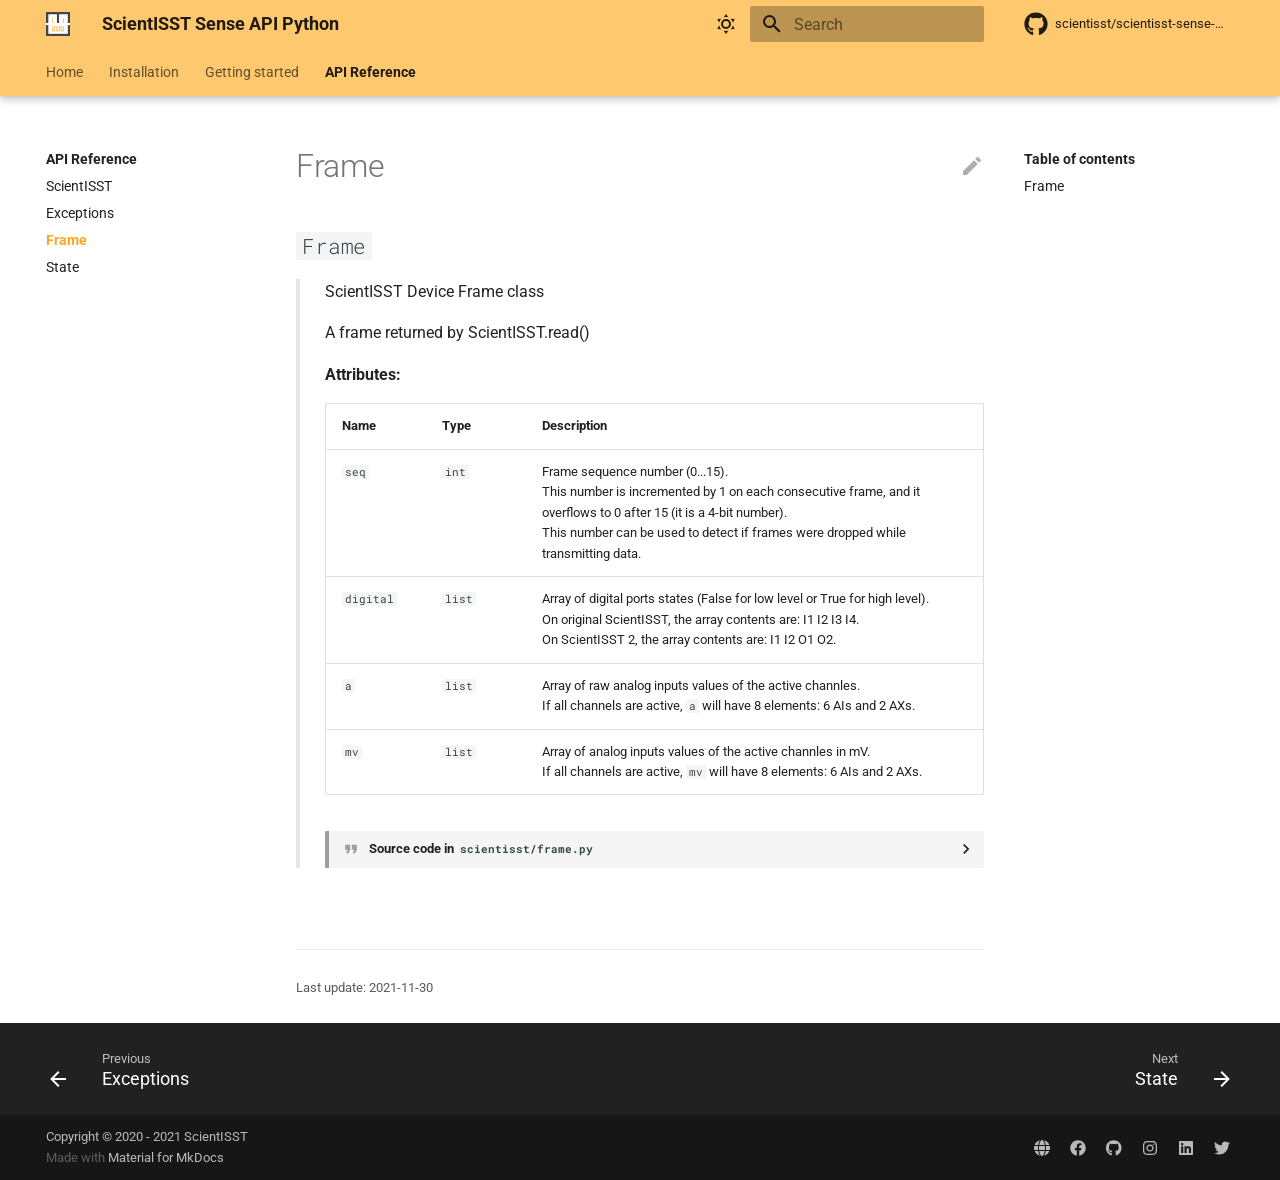
<file: reference/frame-reference/index.html>
<!doctype html>
<html lang="en" class="no-js">
  <head>
    
      <meta charset="utf-8">
      <meta name="viewport" content="width=device-width,initial-scale=1">
      
      
      
      <link rel="icon" href="../../img/favicon.ico">
      <meta name="generator" content="mkdocs-1.2.3, mkdocs-material-8.2.5">
    
    
      
        <title>Frame - ScientISST Sense API Python</title>
      
    
    
      <link rel="stylesheet" href="../../assets/stylesheets/main.2d9f7617.min.css">
      
        
        <link rel="stylesheet" href="../../assets/stylesheets/palette.e6a45f82.min.css">
        
      
    
    
    
      
        
        
        <link rel="preconnect" href="https://fonts.gstatic.com" crossorigin>
        <link rel="stylesheet" href="https://fonts.googleapis.com/css?family=Roboto:300,300i,400,400i,700,700i%7CRoboto+Mono:400,400i,700,700i&display=fallback">
        <style>:root{--md-text-font:"Roboto";--md-code-font:"Roboto Mono"}</style>
      
    
    
      <link rel="stylesheet" href="../../assets/_mkdocstrings.css">
    
      <link rel="stylesheet" href="../../css/extra.css">
    
    <script>__md_scope=new URL("../..",location),__md_get=(e,_=localStorage,t=__md_scope)=>JSON.parse(_.getItem(t.pathname+"."+e)),__md_set=(e,_,t=localStorage,a=__md_scope)=>{try{t.setItem(a.pathname+"."+e,JSON.stringify(_))}catch(e){}}</script>
    
      

    
    
  </head>
  
  
    
    
      
    
    
    
    
    <body dir="ltr" data-md-color-scheme="default" data-md-color-primary="amber" data-md-color-accent="amber">
  
    
    
      <script>var palette=__md_get("__palette");if(palette&&"object"==typeof palette.color)for(var key of Object.keys(palette.color))document.body.setAttribute("data-md-color-"+key,palette.color[key])</script>
    
    <input class="md-toggle" data-md-toggle="drawer" type="checkbox" id="__drawer" autocomplete="off">
    <input class="md-toggle" data-md-toggle="search" type="checkbox" id="__search" autocomplete="off">
    <label class="md-overlay" for="__drawer"></label>
    <div data-md-component="skip">
      
        
        <a href="#scientisst.frame.Frame" class="md-skip">
          Skip to content
        </a>
      
    </div>
    <div data-md-component="announce">
      
    </div>
    
    
      

  

<header class="md-header md-header--lifted" data-md-component="header">
  <nav class="md-header__inner md-grid" aria-label="Header">
    <a href="../.." title="ScientISST Sense API Python" class="md-header__button md-logo" aria-label="ScientISST Sense API Python" data-md-component="logo">
      
  <img src="../../img/logo.png" alt="logo">

    </a>
    <label class="md-header__button md-icon" for="__drawer">
      <svg xmlns="http://www.w3.org/2000/svg" viewBox="0 0 24 24"><path d="M3 6h18v2H3V6m0 5h18v2H3v-2m0 5h18v2H3v-2z"/></svg>
    </label>
    <div class="md-header__title" data-md-component="header-title">
      <div class="md-header__ellipsis">
        <div class="md-header__topic">
          <span class="md-ellipsis">
            ScientISST Sense API Python
          </span>
        </div>
        <div class="md-header__topic" data-md-component="header-topic">
          <span class="md-ellipsis">
            
              Frame
            
          </span>
        </div>
      </div>
    </div>
    
      <form class="md-header__option" data-md-component="palette">
        
          
          
          <input class="md-option" data-md-color-media="(prefers-color-scheme: light)" data-md-color-scheme="default" data-md-color-primary="amber" data-md-color-accent="amber"  aria-label="Switch to dark mode"  type="radio" name="__palette" id="__palette_1">
          
            <label class="md-header__button md-icon" title="Switch to dark mode" for="__palette_2" hidden>
              <svg xmlns="http://www.w3.org/2000/svg" viewBox="0 0 24 24"><path d="M12 7a5 5 0 0 1 5 5 5 5 0 0 1-5 5 5 5 0 0 1-5-5 5 5 0 0 1 5-5m0 2a3 3 0 0 0-3 3 3 3 0 0 0 3 3 3 3 0 0 0 3-3 3 3 0 0 0-3-3m0-7 2.39 3.42C13.65 5.15 12.84 5 12 5c-.84 0-1.65.15-2.39.42L12 2M3.34 7l4.16-.35A7.2 7.2 0 0 0 5.94 8.5c-.44.74-.69 1.5-.83 2.29L3.34 7m.02 10 1.76-3.77a7.131 7.131 0 0 0 2.38 4.14L3.36 17M20.65 7l-1.77 3.79a7.023 7.023 0 0 0-2.38-4.15l4.15.36m-.01 10-4.14.36c.59-.51 1.12-1.14 1.54-1.86.42-.73.69-1.5.83-2.29L20.64 17M12 22l-2.41-3.44c.74.27 1.55.44 2.41.44.82 0 1.63-.17 2.37-.44L12 22z"/></svg>
            </label>
          
        
          
          
          <input class="md-option" data-md-color-media="(prefers-color-scheme: dark)" data-md-color-scheme="slate" data-md-color-primary="" data-md-color-accent="amber"  aria-label="Switch to light mode"  type="radio" name="__palette" id="__palette_2">
          
            <label class="md-header__button md-icon" title="Switch to light mode" for="__palette_1" hidden>
              <svg xmlns="http://www.w3.org/2000/svg" viewBox="0 0 24 24"><path d="m17.75 4.09-2.53 1.94.91 3.06-2.63-1.81-2.63 1.81.91-3.06-2.53-1.94L12.44 4l1.06-3 1.06 3 3.19.09m3.5 6.91-1.64 1.25.59 1.98-1.7-1.17-1.7 1.17.59-1.98L15.75 11l2.06-.05L18.5 9l.69 1.95 2.06.05m-2.28 4.95c.83-.08 1.72 1.1 1.19 1.85-.32.45-.66.87-1.08 1.27C15.17 23 8.84 23 4.94 19.07c-3.91-3.9-3.91-10.24 0-14.14.4-.4.82-.76 1.27-1.08.75-.53 1.93.36 1.85 1.19-.27 2.86.69 5.83 2.89 8.02a9.96 9.96 0 0 0 8.02 2.89m-1.64 2.02a12.08 12.08 0 0 1-7.8-3.47c-2.17-2.19-3.33-5-3.49-7.82-2.81 3.14-2.7 7.96.31 10.98 3.02 3.01 7.84 3.12 10.98.31z"/></svg>
            </label>
          
        
      </form>
    
    
    
      <label class="md-header__button md-icon" for="__search">
        <svg xmlns="http://www.w3.org/2000/svg" viewBox="0 0 24 24"><path d="M9.5 3A6.5 6.5 0 0 1 16 9.5c0 1.61-.59 3.09-1.56 4.23l.27.27h.79l5 5-1.5 1.5-5-5v-.79l-.27-.27A6.516 6.516 0 0 1 9.5 16 6.5 6.5 0 0 1 3 9.5 6.5 6.5 0 0 1 9.5 3m0 2C7 5 5 7 5 9.5S7 14 9.5 14 14 12 14 9.5 12 5 9.5 5z"/></svg>
      </label>
      <div class="md-search" data-md-component="search" role="dialog">
  <label class="md-search__overlay" for="__search"></label>
  <div class="md-search__inner" role="search">
    <form class="md-search__form" name="search">
      <input type="text" class="md-search__input" name="query" aria-label="Search" placeholder="Search" autocapitalize="off" autocorrect="off" autocomplete="off" spellcheck="false" data-md-component="search-query" required>
      <label class="md-search__icon md-icon" for="__search">
        <svg xmlns="http://www.w3.org/2000/svg" viewBox="0 0 24 24"><path d="M9.5 3A6.5 6.5 0 0 1 16 9.5c0 1.61-.59 3.09-1.56 4.23l.27.27h.79l5 5-1.5 1.5-5-5v-.79l-.27-.27A6.516 6.516 0 0 1 9.5 16 6.5 6.5 0 0 1 3 9.5 6.5 6.5 0 0 1 9.5 3m0 2C7 5 5 7 5 9.5S7 14 9.5 14 14 12 14 9.5 12 5 9.5 5z"/></svg>
        <svg xmlns="http://www.w3.org/2000/svg" viewBox="0 0 24 24"><path d="M20 11v2H8l5.5 5.5-1.42 1.42L4.16 12l7.92-7.92L13.5 5.5 8 11h12z"/></svg>
      </label>
      <nav class="md-search__options" aria-label="Search">
        
        <button type="reset" class="md-search__icon md-icon" aria-label="Clear" tabindex="-1">
          <svg xmlns="http://www.w3.org/2000/svg" viewBox="0 0 24 24"><path d="M19 6.41 17.59 5 12 10.59 6.41 5 5 6.41 10.59 12 5 17.59 6.41 19 12 13.41 17.59 19 19 17.59 13.41 12 19 6.41z"/></svg>
        </button>
      </nav>
      
    </form>
    <div class="md-search__output">
      <div class="md-search__scrollwrap" data-md-scrollfix>
        <div class="md-search-result" data-md-component="search-result">
          <div class="md-search-result__meta">
            Initializing search
          </div>
          <ol class="md-search-result__list"></ol>
        </div>
      </div>
    </div>
  </div>
</div>
    
    
      <div class="md-header__source">
        <a href="https://github.com/scientisst/scientisst-sense-api-python/" title="Go to repository" class="md-source" data-md-component="source">
  <div class="md-source__icon md-icon">
    
    <svg xmlns="http://www.w3.org/2000/svg" viewBox="0 0 496 512"><!--! Font Awesome Free 6.0.0 by @fontawesome - https://fontawesome.com License - https://fontawesome.com/license/free (Icons: CC BY 4.0, Fonts: SIL OFL 1.1, Code: MIT License) Copyright 2022 Fonticons, Inc.--><path d="M165.9 397.4c0 2-2.3 3.6-5.2 3.6-3.3.3-5.6-1.3-5.6-3.6 0-2 2.3-3.6 5.2-3.6 3-.3 5.6 1.3 5.6 3.6zm-31.1-4.5c-.7 2 1.3 4.3 4.3 4.9 2.6 1 5.6 0 6.2-2s-1.3-4.3-4.3-5.2c-2.6-.7-5.5.3-6.2 2.3zm44.2-1.7c-2.9.7-4.9 2.6-4.6 4.9.3 2 2.9 3.3 5.9 2.6 2.9-.7 4.9-2.6 4.6-4.6-.3-1.9-3-3.2-5.9-2.9zM244.8 8C106.1 8 0 113.3 0 252c0 110.9 69.8 205.8 169.5 239.2 12.8 2.3 17.3-5.6 17.3-12.1 0-6.2-.3-40.4-.3-61.4 0 0-70 15-84.7-29.8 0 0-11.4-29.1-27.8-36.6 0 0-22.9-15.7 1.6-15.4 0 0 24.9 2 38.6 25.8 21.9 38.6 58.6 27.5 72.9 20.9 2.3-16 8.8-27.1 16-33.7-55.9-6.2-112.3-14.3-112.3-110.5 0-27.5 7.6-41.3 23.6-58.9-2.6-6.5-11.1-33.3 2.6-67.9 20.9-6.5 69 27 69 27 20-5.6 41.5-8.5 62.8-8.5s42.8 2.9 62.8 8.5c0 0 48.1-33.6 69-27 13.7 34.7 5.2 61.4 2.6 67.9 16 17.7 25.8 31.5 25.8 58.9 0 96.5-58.9 104.2-114.8 110.5 9.2 7.9 17 22.9 17 46.4 0 33.7-.3 75.4-.3 83.6 0 6.5 4.6 14.4 17.3 12.1C428.2 457.8 496 362.9 496 252 496 113.3 383.5 8 244.8 8zM97.2 352.9c-1.3 1-1 3.3.7 5.2 1.6 1.6 3.9 2.3 5.2 1 1.3-1 1-3.3-.7-5.2-1.6-1.6-3.9-2.3-5.2-1zm-10.8-8.1c-.7 1.3.3 2.9 2.3 3.9 1.6 1 3.6.7 4.3-.7.7-1.3-.3-2.9-2.3-3.9-2-.6-3.6-.3-4.3.7zm32.4 35.6c-1.6 1.3-1 4.3 1.3 6.2 2.3 2.3 5.2 2.6 6.5 1 1.3-1.3.7-4.3-1.3-6.2-2.2-2.3-5.2-2.6-6.5-1zm-11.4-14.7c-1.6 1-1.6 3.6 0 5.9 1.6 2.3 4.3 3.3 5.6 2.3 1.6-1.3 1.6-3.9 0-6.2-1.4-2.3-4-3.3-5.6-2z"/></svg>
  </div>
  <div class="md-source__repository">
    scientisst/scientisst-sense-api-python
  </div>
</a>
      </div>
    
  </nav>
  
    
      
<nav class="md-tabs" aria-label="Tabs" data-md-component="tabs">
  <div class="md-tabs__inner md-grid">
    <ul class="md-tabs__list">
      
        
  
  


  <li class="md-tabs__item">
    <a href="../.." class="md-tabs__link">
      Home
    </a>
  </li>

      
        
  
  


  <li class="md-tabs__item">
    <a href="../../installation/" class="md-tabs__link">
      Installation
    </a>
  </li>

      
        
  
  


  
  
  
    <li class="md-tabs__item">
      <a href="../../getting-started/sense/" class="md-tabs__link">
        Getting started
      </a>
    </li>
  

      
        
  
  
    
  


  
  
  
    <li class="md-tabs__item">
      <a href="../scientisst-reference/" class="md-tabs__link md-tabs__link--active">
        API Reference
      </a>
    </li>
  

      
    </ul>
  </div>
</nav>
    
  
</header>
    
    <div class="md-container" data-md-component="container">
      
      
        
      
      <main class="md-main" data-md-component="main">
        <div class="md-main__inner md-grid">
          
            
              
              <div class="md-sidebar md-sidebar--primary" data-md-component="sidebar" data-md-type="navigation" >
                <div class="md-sidebar__scrollwrap">
                  <div class="md-sidebar__inner">
                    

  


<nav class="md-nav md-nav--primary md-nav--lifted" aria-label="Navigation" data-md-level="0">
  <label class="md-nav__title" for="__drawer">
    <a href="../.." title="ScientISST Sense API Python" class="md-nav__button md-logo" aria-label="ScientISST Sense API Python" data-md-component="logo">
      
  <img src="../../img/logo.png" alt="logo">

    </a>
    ScientISST Sense API Python
  </label>
  
    <div class="md-nav__source">
      <a href="https://github.com/scientisst/scientisst-sense-api-python/" title="Go to repository" class="md-source" data-md-component="source">
  <div class="md-source__icon md-icon">
    
    <svg xmlns="http://www.w3.org/2000/svg" viewBox="0 0 496 512"><!--! Font Awesome Free 6.0.0 by @fontawesome - https://fontawesome.com License - https://fontawesome.com/license/free (Icons: CC BY 4.0, Fonts: SIL OFL 1.1, Code: MIT License) Copyright 2022 Fonticons, Inc.--><path d="M165.9 397.4c0 2-2.3 3.6-5.2 3.6-3.3.3-5.6-1.3-5.6-3.6 0-2 2.3-3.6 5.2-3.6 3-.3 5.6 1.3 5.6 3.6zm-31.1-4.5c-.7 2 1.3 4.3 4.3 4.9 2.6 1 5.6 0 6.2-2s-1.3-4.3-4.3-5.2c-2.6-.7-5.5.3-6.2 2.3zm44.2-1.7c-2.9.7-4.9 2.6-4.6 4.9.3 2 2.9 3.3 5.9 2.6 2.9-.7 4.9-2.6 4.6-4.6-.3-1.9-3-3.2-5.9-2.9zM244.8 8C106.1 8 0 113.3 0 252c0 110.9 69.8 205.8 169.5 239.2 12.8 2.3 17.3-5.6 17.3-12.1 0-6.2-.3-40.4-.3-61.4 0 0-70 15-84.7-29.8 0 0-11.4-29.1-27.8-36.6 0 0-22.9-15.7 1.6-15.4 0 0 24.9 2 38.6 25.8 21.9 38.6 58.6 27.5 72.9 20.9 2.3-16 8.8-27.1 16-33.7-55.9-6.2-112.3-14.3-112.3-110.5 0-27.5 7.6-41.3 23.6-58.9-2.6-6.5-11.1-33.3 2.6-67.9 20.9-6.5 69 27 69 27 20-5.6 41.5-8.5 62.8-8.5s42.8 2.9 62.8 8.5c0 0 48.1-33.6 69-27 13.7 34.7 5.2 61.4 2.6 67.9 16 17.7 25.8 31.5 25.8 58.9 0 96.5-58.9 104.2-114.8 110.5 9.2 7.9 17 22.9 17 46.4 0 33.7-.3 75.4-.3 83.6 0 6.5 4.6 14.4 17.3 12.1C428.2 457.8 496 362.9 496 252 496 113.3 383.5 8 244.8 8zM97.2 352.9c-1.3 1-1 3.3.7 5.2 1.6 1.6 3.9 2.3 5.2 1 1.3-1 1-3.3-.7-5.2-1.6-1.6-3.9-2.3-5.2-1zm-10.8-8.1c-.7 1.3.3 2.9 2.3 3.9 1.6 1 3.6.7 4.3-.7.7-1.3-.3-2.9-2.3-3.9-2-.6-3.6-.3-4.3.7zm32.4 35.6c-1.6 1.3-1 4.3 1.3 6.2 2.3 2.3 5.2 2.6 6.5 1 1.3-1.3.7-4.3-1.3-6.2-2.2-2.3-5.2-2.6-6.5-1zm-11.4-14.7c-1.6 1-1.6 3.6 0 5.9 1.6 2.3 4.3 3.3 5.6 2.3 1.6-1.3 1.6-3.9 0-6.2-1.4-2.3-4-3.3-5.6-2z"/></svg>
  </div>
  <div class="md-source__repository">
    scientisst/scientisst-sense-api-python
  </div>
</a>
    </div>
  
  <ul class="md-nav__list" data-md-scrollfix>
    
      
      
      

  
  
  
    <li class="md-nav__item">
      <a href="../.." class="md-nav__link">
        Home
      </a>
    </li>
  

    
      
      
      

  
  
  
    <li class="md-nav__item">
      <a href="../../installation/" class="md-nav__link">
        Installation
      </a>
    </li>
  

    
      
      
      

  
  
  
    
    <li class="md-nav__item md-nav__item--nested">
      
      
        <input class="md-nav__toggle md-toggle" data-md-toggle="__nav_3" type="checkbox" id="__nav_3" >
      
      
      
      
        <label class="md-nav__link" for="__nav_3">
          Getting started
          <span class="md-nav__icon md-icon"></span>
        </label>
      
      <nav class="md-nav" aria-label="Getting started" data-md-level="1">
        <label class="md-nav__title" for="__nav_3">
          <span class="md-nav__icon md-icon"></span>
          Getting started
        </label>
        <ul class="md-nav__list" data-md-scrollfix>
          
            
              
  
  
  
    <li class="md-nav__item">
      <a href="../../getting-started/sense/" class="md-nav__link">
        sense.py
      </a>
    </li>
  

            
          
            
              
  
  
  
    <li class="md-nav__item">
      <a href="../../getting-started/api/" class="md-nav__link">
        API
      </a>
    </li>
  

            
          
        </ul>
      </nav>
    </li>
  

    
      
      
      

  
  
    
  
  
    
    <li class="md-nav__item md-nav__item--active md-nav__item--nested">
      
      
        <input class="md-nav__toggle md-toggle" data-md-toggle="__nav_4" type="checkbox" id="__nav_4" checked>
      
      
      
      
        <label class="md-nav__link" for="__nav_4">
          API Reference
          <span class="md-nav__icon md-icon"></span>
        </label>
      
      <nav class="md-nav" aria-label="API Reference" data-md-level="1">
        <label class="md-nav__title" for="__nav_4">
          <span class="md-nav__icon md-icon"></span>
          API Reference
        </label>
        <ul class="md-nav__list" data-md-scrollfix>
          
            
              
  
  
  
    <li class="md-nav__item">
      <a href="../scientisst-reference/" class="md-nav__link">
        ScientISST
      </a>
    </li>
  

            
          
            
              
  
  
  
    <li class="md-nav__item">
      <a href="../exceptions-reference/" class="md-nav__link">
        Exceptions
      </a>
    </li>
  

            
          
            
              
  
  
    
  
  
    <li class="md-nav__item md-nav__item--active">
      
      <input class="md-nav__toggle md-toggle" data-md-toggle="toc" type="checkbox" id="__toc">
      
      
      
        <label class="md-nav__link md-nav__link--active" for="__toc">
          Frame
          <span class="md-nav__icon md-icon"></span>
        </label>
      
      <a href="./" class="md-nav__link md-nav__link--active">
        Frame
      </a>
      
        

<nav class="md-nav md-nav--secondary" aria-label="Table of contents">
  
  
  
  
    <label class="md-nav__title" for="__toc">
      <span class="md-nav__icon md-icon"></span>
      Table of contents
    </label>
    <ul class="md-nav__list" data-md-component="toc" data-md-scrollfix>
      
        <li class="md-nav__item">
  <a href="#scientisst.frame.Frame" class="md-nav__link">
    Frame
  </a>
  
</li>
      
    </ul>
  
</nav>
      
    </li>
  

            
          
            
              
  
  
  
    <li class="md-nav__item">
      <a href="../state-reference/" class="md-nav__link">
        State
      </a>
    </li>
  

            
          
        </ul>
      </nav>
    </li>
  

    
  </ul>
</nav>
                  </div>
                </div>
              </div>
            
            
              
              <div class="md-sidebar md-sidebar--secondary" data-md-component="sidebar" data-md-type="toc" >
                <div class="md-sidebar__scrollwrap">
                  <div class="md-sidebar__inner">
                    

<nav class="md-nav md-nav--secondary" aria-label="Table of contents">
  
  
  
  
    <label class="md-nav__title" for="__toc">
      <span class="md-nav__icon md-icon"></span>
      Table of contents
    </label>
    <ul class="md-nav__list" data-md-component="toc" data-md-scrollfix>
      
        <li class="md-nav__item">
  <a href="#scientisst.frame.Frame" class="md-nav__link">
    Frame
  </a>
  
</li>
      
    </ul>
  
</nav>
                  </div>
                </div>
              </div>
            
          
          <div class="md-content" data-md-component="content">
            <article class="md-content__inner md-typeset">
              
                
<a href="https://github.com/scientisst/scientisst-sense-api-python/edit/master/docs/reference/frame-reference.md" title="Edit this page" class="md-content__button md-icon">
  <svg xmlns="http://www.w3.org/2000/svg" viewBox="0 0 24 24"><path d="M20.71 7.04c.39-.39.39-1.04 0-1.41l-2.34-2.34c-.37-.39-1.02-.39-1.41 0l-1.84 1.83 3.75 3.75M3 17.25V21h3.75L17.81 9.93l-3.75-3.75L3 17.25z"/></svg>
</a>



  <h1>Frame</h1>

<div class="doc doc-object doc-module">


    <div class="doc doc-contents first">




  <div class="doc doc-children">







  <div class="doc doc-object doc-class">



<h2 class="doc doc-heading" id="scientisst.frame.Frame">
        <code>
Frame        </code>



</h2>

    <div class="doc doc-contents ">

      <p>ScientISST Device Frame class</p>
<p>A frame returned by ScientISST.read()</p>

<p><strong>Attributes:</strong></p>
<table>
  <thead>
    <tr>
      <th>Name</th>
      <th>Type</th>
      <th>Description</th>
    </tr>
  </thead>
  <tbody>
      <tr>
        <td><code>seq</code></td>
        <td><code>int</code></td>
        <td><p>Frame sequence number (0...15).</p>
<p>This number is incremented by 1 on each consecutive frame, and it overflows to 0 after 15 (it is a 4-bit number).</p>
<p>This number can be used to detect if frames were dropped while transmitting data.</p></td>
      </tr>
      <tr>
        <td><code>digital</code></td>
        <td><code>list</code></td>
        <td><p>Array of digital ports states (False for low level or True for high level).</p>
<p>On original ScientISST, the array contents are: I1 I2 I3 I4.</p>
<p>On ScientISST 2, the array contents are: I1 I2 O1 O2.</p></td>
      </tr>
      <tr>
        <td><code>a</code></td>
        <td><code>list</code></td>
        <td><p>Array of raw analog inputs values of the active channles.</p>
<p>If all channels are active, <code>a</code> will have 8 elements: 6 AIs and 2 AXs.</p></td>
      </tr>
      <tr>
        <td><code>mv</code></td>
        <td><code>list</code></td>
        <td><p>Array of analog inputs values of the active channles in mV.</p>
<p>If all channels are active, <code>mv</code> will have 8 elements: 6 AIs and 2 AXs.</p></td>
      </tr>
  </tbody>
</table>
        <details class="quote">
          <summary>Source code in <code>scientisst/frame.py</code></summary>
          <div class="highlight"><pre><span></span><code><span class="k">class</span> <span class="nc">Frame</span><span class="p">:</span>
    <span class="sd">&quot;&quot;&quot;</span>
<span class="sd">    ScientISST Device Frame class</span>

<span class="sd">    A frame returned by ScientISST.read()</span>

<span class="sd">    Attributes:</span>
<span class="sd">        seq (int): Frame sequence number (0...15).</span>

<span class="sd">            This number is incremented by 1 on each consecutive frame, and it overflows to 0 after 15 (it is a 4-bit number).</span>

<span class="sd">            This number can be used to detect if frames were dropped while transmitting data.</span>

<span class="sd">        digital (list): Array of digital ports states (False for low level or True for high level).</span>

<span class="sd">            On original ScientISST, the array contents are: I1 I2 I3 I4.</span>

<span class="sd">            On ScientISST 2, the array contents are: I1 I2 O1 O2.</span>

<span class="sd">        a (list): Array of raw analog inputs values of the active channles.</span>

<span class="sd">            If all channels are active, `a` will have 8 elements: 6 AIs and 2 AXs.</span>

<span class="sd">        mv (list): Array of analog inputs values of the active channles in mV.</span>

<span class="sd">            If all channels are active, `mv` will have 8 elements: 6 AIs and 2 AXs.</span>
<span class="sd">    &quot;&quot;&quot;</span>

    <span class="n">digital</span> <span class="o">=</span> <span class="p">[</span><span class="mi">0</span><span class="p">]</span> <span class="o">*</span> <span class="mi">4</span>
    <span class="n">seq</span> <span class="o">=</span> <span class="o">-</span><span class="mi">1</span>
    <span class="n">a</span> <span class="o">=</span> <span class="kc">None</span>
    <span class="n">mv</span> <span class="o">=</span> <span class="kc">None</span>

    <span class="k">def</span> <span class="fm">__init__</span><span class="p">(</span><span class="bp">self</span><span class="p">,</span> <span class="n">num_frames</span><span class="p">):</span>
        <span class="bp">self</span><span class="o">.</span><span class="n">a</span> <span class="o">=</span> <span class="p">[</span><span class="kc">None</span><span class="p">]</span> <span class="o">*</span> <span class="n">num_frames</span>
        <span class="bp">self</span><span class="o">.</span><span class="n">mv</span> <span class="o">=</span> <span class="p">[</span><span class="kc">None</span><span class="p">]</span> <span class="o">*</span> <span class="n">num_frames</span>

    <span class="k">def</span> <span class="nf">toMap</span><span class="p">(</span><span class="bp">self</span><span class="p">):</span>
        <span class="k">return</span> <span class="p">{</span>
            <span class="s2">&quot;sequence&quot;</span><span class="p">:</span> <span class="bp">self</span><span class="o">.</span><span class="n">seq</span><span class="p">,</span>
            <span class="s2">&quot;analog&quot;</span><span class="p">:</span> <span class="bp">self</span><span class="o">.</span><span class="n">a</span><span class="p">,</span>
            <span class="s2">&quot;digital&quot;</span><span class="p">:</span> <span class="bp">self</span><span class="o">.</span><span class="n">digital</span><span class="p">,</span>
            <span class="s2">&quot;mv&quot;</span><span class="p">:</span> <span class="bp">self</span><span class="o">.</span><span class="n">mv</span><span class="p">,</span>
        <span class="p">}</span>

    <span class="k">def</span> <span class="nf">toString</span><span class="p">(</span><span class="bp">self</span><span class="p">):</span>
        <span class="k">return</span> <span class="nb">str</span><span class="p">(</span><span class="bp">self</span><span class="o">.</span><span class="n">toMap</span><span class="p">())</span>

    <span class="k">def</span> <span class="fm">__str__</span><span class="p">(</span><span class="bp">self</span><span class="p">):</span>
        <span class="k">if</span> <span class="bp">self</span><span class="o">.</span><span class="n">mv</span><span class="p">[</span><span class="mi">0</span><span class="p">]:</span>
            <span class="n">values</span> <span class="o">=</span> <span class="p">[</span><span class="nb">str</span><span class="p">(</span><span class="n">val</span><span class="p">)</span> <span class="k">for</span> <span class="n">pair</span> <span class="ow">in</span> <span class="nb">zip</span><span class="p">(</span><span class="bp">self</span><span class="o">.</span><span class="n">a</span><span class="p">,</span> <span class="bp">self</span><span class="o">.</span><span class="n">mv</span><span class="p">)</span> <span class="k">for</span> <span class="n">val</span> <span class="ow">in</span> <span class="n">pair</span><span class="p">]</span>
        <span class="k">else</span><span class="p">:</span>
            <span class="n">values</span> <span class="o">=</span> <span class="nb">map</span><span class="p">(</span><span class="nb">str</span><span class="p">,</span> <span class="bp">self</span><span class="o">.</span><span class="n">a</span><span class="p">)</span>

        <span class="k">return</span> <span class="s2">&quot;</span><span class="si">{}</span><span class="se">\t</span><span class="si">{}</span><span class="se">\t</span><span class="si">{}</span><span class="se">\t</span><span class="si">{}</span><span class="se">\t</span><span class="si">{}</span><span class="se">\t</span><span class="si">{}</span><span class="s2">&quot;</span><span class="o">.</span><span class="n">format</span><span class="p">(</span>
            <span class="bp">self</span><span class="o">.</span><span class="n">seq</span><span class="p">,</span>
            <span class="bp">self</span><span class="o">.</span><span class="n">digital</span><span class="p">[</span><span class="mi">0</span><span class="p">],</span>
            <span class="bp">self</span><span class="o">.</span><span class="n">digital</span><span class="p">[</span><span class="mi">1</span><span class="p">],</span>
            <span class="bp">self</span><span class="o">.</span><span class="n">digital</span><span class="p">[</span><span class="mi">2</span><span class="p">],</span>
            <span class="bp">self</span><span class="o">.</span><span class="n">digital</span><span class="p">[</span><span class="mi">3</span><span class="p">],</span>
            <span class="s2">&quot;</span><span class="se">\t</span><span class="s2">&quot;</span><span class="o">.</span><span class="n">join</span><span class="p">(</span><span class="n">values</span><span class="p">),</span>
        <span class="p">)</span>
</code></pre></div>
        </details>



  <div class="doc doc-children">



















  </div>

    </div>

  </div>







  </div>

    </div>

  </div>

  <hr>
<div class="md-source-file">
  <small>
    
      Last update:
      2021-11-30
    
  </small>
</div>

              
            </article>
          </div>
        </div>
        
      </main>
      
        <footer class="md-footer">
  
    <nav class="md-footer__inner md-grid" aria-label="Footer">
      
        
        <a href="../exceptions-reference/" class="md-footer__link md-footer__link--prev" aria-label="Previous: Exceptions" rel="prev">
          <div class="md-footer__button md-icon">
            <svg xmlns="http://www.w3.org/2000/svg" viewBox="0 0 24 24"><path d="M20 11v2H8l5.5 5.5-1.42 1.42L4.16 12l7.92-7.92L13.5 5.5 8 11h12z"/></svg>
          </div>
          <div class="md-footer__title">
            <div class="md-ellipsis">
              <span class="md-footer__direction">
                Previous
              </span>
              Exceptions
            </div>
          </div>
        </a>
      
      
        
        <a href="../state-reference/" class="md-footer__link md-footer__link--next" aria-label="Next: State" rel="next">
          <div class="md-footer__title">
            <div class="md-ellipsis">
              <span class="md-footer__direction">
                Next
              </span>
              State
            </div>
          </div>
          <div class="md-footer__button md-icon">
            <svg xmlns="http://www.w3.org/2000/svg" viewBox="0 0 24 24"><path d="M4 11v2h12l-5.5 5.5 1.42 1.42L19.84 12l-7.92-7.92L10.5 5.5 16 11H4z"/></svg>
          </div>
        </a>
      
    </nav>
  
  <div class="md-footer-meta md-typeset">
    <div class="md-footer-meta__inner md-grid">
      <div class="md-copyright">
  
    <div class="md-copyright__highlight">
      Copyright &copy; 2020 - 2021 ScientISST
    </div>
  
  
    Made with
    <a href="https://squidfunk.github.io/mkdocs-material/" target="_blank" rel="noopener">
      Material for MkDocs
    </a>
  
</div>
      
        <div class="md-social">
  
    
    
      
      
    
    <a href="https://scientisst.com" target="_blank" rel="noopener" title="scientisst.com" class="md-social__link">
      <svg xmlns="http://www.w3.org/2000/svg" viewBox="0 0 512 512"><!--! Font Awesome Free 6.0.0 by @fontawesome - https://fontawesome.com License - https://fontawesome.com/license/free (Icons: CC BY 4.0, Fonts: SIL OFL 1.1, Code: MIT License) Copyright 2022 Fonticons, Inc.--><path d="M352 256c0 22.2-1.2 43.6-3.3 64H163.3c-2.1-20.4-4.2-41.8-4.2-64 0-22.2 2.1-43.6 4.2-64h185.4c2.1 20.4 3.3 41.8 3.3 64zm151.9-64c5.3 20.5 8.1 41.9 8.1 64s-2.8 43.5-8.1 64H380.8c2.1-20.6 3.2-42.9 3.2-64 0-22-1.1-43.4-3.2-64h123.1zm-10.5-32H376.7c-10-63.86-29.8-117.38-55.3-151.558C399.8 29.09 463.4 85.94 493.4 160zm-149.1 0H167.7c6.1-36.4 15.5-68.62 27-94.65 10.5-23.61 22.2-40.74 33.5-51.54C239.4 3.178 248.7 0 256 0c7.3 0 16.6 3.178 27.8 13.81 11.3 10.8 23 27.93 33.5 51.54 11.5 26.03 20.9 58.25 27 94.65zm-325.69 0C48.59 85.94 112.2 29.09 190.6 8.442 165.1 42.62 145.3 96.14 135.3 160H18.61zm112.59 32c-2.1 20.6-4.1 42-4.1 64 0 21.1 2 43.4 4.1 64H8.065C2.8 299.5 0 278.1 0 256s2.8-43.5 8.065-64H131.2zm63.5 254.6c-11.5-26-20.9-58.2-27-94.6h176.6c-6.1 36.4-15.5 68.6-27 94.6-10.5 23.7-22.2 40.8-33.5 51.6-11.2 10.6-20.5 13.8-28.7 13.8-6.4 0-15.7-3.2-26.9-13.8-11.3-10.8-23-27.9-33.5-51.6zm-4.1 57C112.2 482.9 48.59 426.1 18.61 352H135.3c10 63.9 29.8 117.4 55.3 151.6zm130.8 0c25.5-34.2 45.3-87.7 55.3-151.6h116.7c-30 74.1-93.6 130.9-172 151.6z"/></svg>
    </a>
  
    
    
      
      
    
    <a href="https://www.facebook.com/ScientISSThub" target="_blank" rel="noopener" title="www.facebook.com" class="md-social__link">
      <svg xmlns="http://www.w3.org/2000/svg" viewBox="0 0 512 512"><!--! Font Awesome Free 6.0.0 by @fontawesome - https://fontawesome.com License - https://fontawesome.com/license/free (Icons: CC BY 4.0, Fonts: SIL OFL 1.1, Code: MIT License) Copyright 2022 Fonticons, Inc.--><path d="M504 256C504 119 393 8 256 8S8 119 8 256c0 123.78 90.69 226.38 209.25 245V327.69h-63V256h63v-54.64c0-62.15 37-96.48 93.67-96.48 27.14 0 55.52 4.84 55.52 4.84v61h-31.28c-30.8 0-40.41 19.12-40.41 38.73V256h68.78l-11 71.69h-57.78V501C413.31 482.38 504 379.78 504 256z"/></svg>
    </a>
  
    
    
      
      
    
    <a href="https://github.com/ScientISST" target="_blank" rel="noopener" title="github.com" class="md-social__link">
      <svg xmlns="http://www.w3.org/2000/svg" viewBox="0 0 496 512"><!--! Font Awesome Free 6.0.0 by @fontawesome - https://fontawesome.com License - https://fontawesome.com/license/free (Icons: CC BY 4.0, Fonts: SIL OFL 1.1, Code: MIT License) Copyright 2022 Fonticons, Inc.--><path d="M165.9 397.4c0 2-2.3 3.6-5.2 3.6-3.3.3-5.6-1.3-5.6-3.6 0-2 2.3-3.6 5.2-3.6 3-.3 5.6 1.3 5.6 3.6zm-31.1-4.5c-.7 2 1.3 4.3 4.3 4.9 2.6 1 5.6 0 6.2-2s-1.3-4.3-4.3-5.2c-2.6-.7-5.5.3-6.2 2.3zm44.2-1.7c-2.9.7-4.9 2.6-4.6 4.9.3 2 2.9 3.3 5.9 2.6 2.9-.7 4.9-2.6 4.6-4.6-.3-1.9-3-3.2-5.9-2.9zM244.8 8C106.1 8 0 113.3 0 252c0 110.9 69.8 205.8 169.5 239.2 12.8 2.3 17.3-5.6 17.3-12.1 0-6.2-.3-40.4-.3-61.4 0 0-70 15-84.7-29.8 0 0-11.4-29.1-27.8-36.6 0 0-22.9-15.7 1.6-15.4 0 0 24.9 2 38.6 25.8 21.9 38.6 58.6 27.5 72.9 20.9 2.3-16 8.8-27.1 16-33.7-55.9-6.2-112.3-14.3-112.3-110.5 0-27.5 7.6-41.3 23.6-58.9-2.6-6.5-11.1-33.3 2.6-67.9 20.9-6.5 69 27 69 27 20-5.6 41.5-8.5 62.8-8.5s42.8 2.9 62.8 8.5c0 0 48.1-33.6 69-27 13.7 34.7 5.2 61.4 2.6 67.9 16 17.7 25.8 31.5 25.8 58.9 0 96.5-58.9 104.2-114.8 110.5 9.2 7.9 17 22.9 17 46.4 0 33.7-.3 75.4-.3 83.6 0 6.5 4.6 14.4 17.3 12.1C428.2 457.8 496 362.9 496 252 496 113.3 383.5 8 244.8 8zM97.2 352.9c-1.3 1-1 3.3.7 5.2 1.6 1.6 3.9 2.3 5.2 1 1.3-1 1-3.3-.7-5.2-1.6-1.6-3.9-2.3-5.2-1zm-10.8-8.1c-.7 1.3.3 2.9 2.3 3.9 1.6 1 3.6.7 4.3-.7.7-1.3-.3-2.9-2.3-3.9-2-.6-3.6-.3-4.3.7zm32.4 35.6c-1.6 1.3-1 4.3 1.3 6.2 2.3 2.3 5.2 2.6 6.5 1 1.3-1.3.7-4.3-1.3-6.2-2.2-2.3-5.2-2.6-6.5-1zm-11.4-14.7c-1.6 1-1.6 3.6 0 5.9 1.6 2.3 4.3 3.3 5.6 2.3 1.6-1.3 1.6-3.9 0-6.2-1.4-2.3-4-3.3-5.6-2z"/></svg>
    </a>
  
    
    
      
      
    
    <a href="https://www.instagram.com/scientissthub/" target="_blank" rel="noopener" title="www.instagram.com" class="md-social__link">
      <svg xmlns="http://www.w3.org/2000/svg" viewBox="0 0 448 512"><!--! Font Awesome Free 6.0.0 by @fontawesome - https://fontawesome.com License - https://fontawesome.com/license/free (Icons: CC BY 4.0, Fonts: SIL OFL 1.1, Code: MIT License) Copyright 2022 Fonticons, Inc.--><path d="M224.1 141c-63.6 0-114.9 51.3-114.9 114.9s51.3 114.9 114.9 114.9S339 319.5 339 255.9 287.7 141 224.1 141zm0 189.6c-41.1 0-74.7-33.5-74.7-74.7s33.5-74.7 74.7-74.7 74.7 33.5 74.7 74.7-33.6 74.7-74.7 74.7zm146.4-194.3c0 14.9-12 26.8-26.8 26.8-14.9 0-26.8-12-26.8-26.8s12-26.8 26.8-26.8 26.8 12 26.8 26.8zm76.1 27.2c-1.7-35.9-9.9-67.7-36.2-93.9-26.2-26.2-58-34.4-93.9-36.2-37-2.1-147.9-2.1-184.9 0-35.8 1.7-67.6 9.9-93.9 36.1s-34.4 58-36.2 93.9c-2.1 37-2.1 147.9 0 184.9 1.7 35.9 9.9 67.7 36.2 93.9s58 34.4 93.9 36.2c37 2.1 147.9 2.1 184.9 0 35.9-1.7 67.7-9.9 93.9-36.2 26.2-26.2 34.4-58 36.2-93.9 2.1-37 2.1-147.8 0-184.8zM398.8 388c-7.8 19.6-22.9 34.7-42.6 42.6-29.5 11.7-99.5 9-132.1 9s-102.7 2.6-132.1-9c-19.6-7.8-34.7-22.9-42.6-42.6-11.7-29.5-9-99.5-9-132.1s-2.6-102.7 9-132.1c7.8-19.6 22.9-34.7 42.6-42.6 29.5-11.7 99.5-9 132.1-9s102.7-2.6 132.1 9c19.6 7.8 34.7 22.9 42.6 42.6 11.7 29.5 9 99.5 9 132.1s2.7 102.7-9 132.1z"/></svg>
    </a>
  
    
    
      
      
    
    <a href="https://www.linkedin.com/company/scientisst" target="_blank" rel="noopener" title="www.linkedin.com" class="md-social__link">
      <svg xmlns="http://www.w3.org/2000/svg" viewBox="0 0 448 512"><!--! Font Awesome Free 6.0.0 by @fontawesome - https://fontawesome.com License - https://fontawesome.com/license/free (Icons: CC BY 4.0, Fonts: SIL OFL 1.1, Code: MIT License) Copyright 2022 Fonticons, Inc.--><path d="M416 32H31.9C14.3 32 0 46.5 0 64.3v383.4C0 465.5 14.3 480 31.9 480H416c17.6 0 32-14.5 32-32.3V64.3c0-17.8-14.4-32.3-32-32.3zM135.4 416H69V202.2h66.5V416zm-33.2-243c-21.3 0-38.5-17.3-38.5-38.5S80.9 96 102.2 96c21.2 0 38.5 17.3 38.5 38.5 0 21.3-17.2 38.5-38.5 38.5zm282.1 243h-66.4V312c0-24.8-.5-56.7-34.5-56.7-34.6 0-39.9 27-39.9 54.9V416h-66.4V202.2h63.7v29.2h.9c8.9-16.8 30.6-34.5 62.9-34.5 67.2 0 79.7 44.3 79.7 101.9V416z"/></svg>
    </a>
  
    
    
      
      
    
    <a href="https://twitter.com/ScientISSThub" target="_blank" rel="noopener" title="twitter.com" class="md-social__link">
      <svg xmlns="http://www.w3.org/2000/svg" viewBox="0 0 512 512"><!--! Font Awesome Free 6.0.0 by @fontawesome - https://fontawesome.com License - https://fontawesome.com/license/free (Icons: CC BY 4.0, Fonts: SIL OFL 1.1, Code: MIT License) Copyright 2022 Fonticons, Inc.--><path d="M459.37 151.716c.325 4.548.325 9.097.325 13.645 0 138.72-105.583 298.558-298.558 298.558-59.452 0-114.68-17.219-161.137-47.106 8.447.974 16.568 1.299 25.34 1.299 49.055 0 94.213-16.568 130.274-44.832-46.132-.975-84.792-31.188-98.112-72.772 6.498.974 12.995 1.624 19.818 1.624 9.421 0 18.843-1.3 27.614-3.573-48.081-9.747-84.143-51.98-84.143-102.985v-1.299c13.969 7.797 30.214 12.67 47.431 13.319-28.264-18.843-46.781-51.005-46.781-87.391 0-19.492 5.197-37.36 14.294-52.954 51.655 63.675 129.3 105.258 216.365 109.807-1.624-7.797-2.599-15.918-2.599-24.04 0-57.828 46.782-104.934 104.934-104.934 30.213 0 57.502 12.67 76.67 33.137 23.715-4.548 46.456-13.32 66.599-25.34-7.798 24.366-24.366 44.833-46.132 57.827 21.117-2.273 41.584-8.122 60.426-16.243-14.292 20.791-32.161 39.308-52.628 54.253z"/></svg>
    </a>
  
</div>
      
    </div>
  </div>
</footer>
      
    </div>
    <div class="md-dialog" data-md-component="dialog">
      <div class="md-dialog__inner md-typeset"></div>
    </div>
    <script id="__config" type="application/json">{"base": "../..", "features": ["navigation.tabs", "navigation.tabs.sticky", "navigation.sections"], "translations": {"clipboard.copy": "Copy to clipboard", "clipboard.copied": "Copied to clipboard", "search.config.lang": "en", "search.config.pipeline": "trimmer, stopWordFilter", "search.config.separator": "[\\s\\-]+", "search.placeholder": "Search", "search.result.placeholder": "Type to start searching", "search.result.none": "No matching documents", "search.result.one": "1 matching document", "search.result.other": "# matching documents", "search.result.more.one": "1 more on this page", "search.result.more.other": "# more on this page", "search.result.term.missing": "Missing", "select.version.title": "Select version"}, "search": "../../assets/javascripts/workers/search.bd0b6b67.min.js"}</script>
    
    
      <script src="../../assets/javascripts/bundle.467223ff.min.js"></script>
      
    
  </body>
</html>
</file>
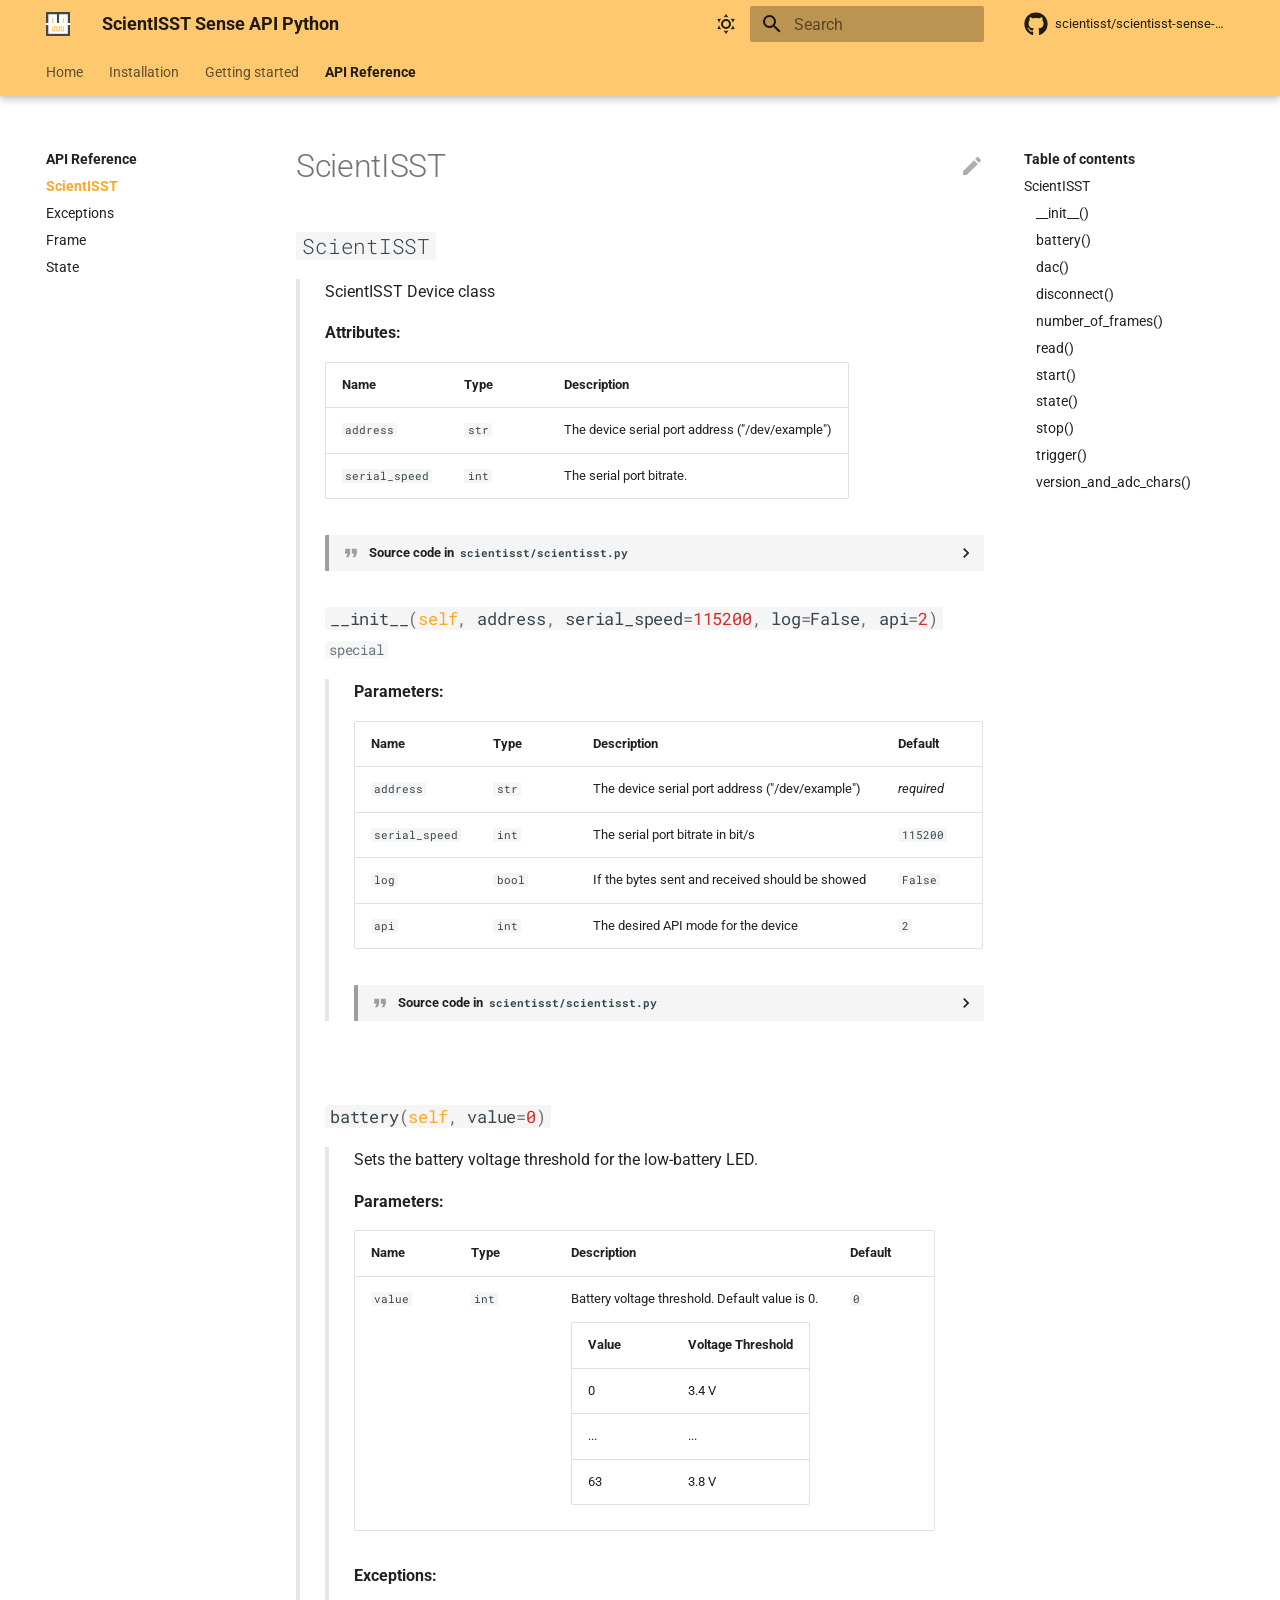
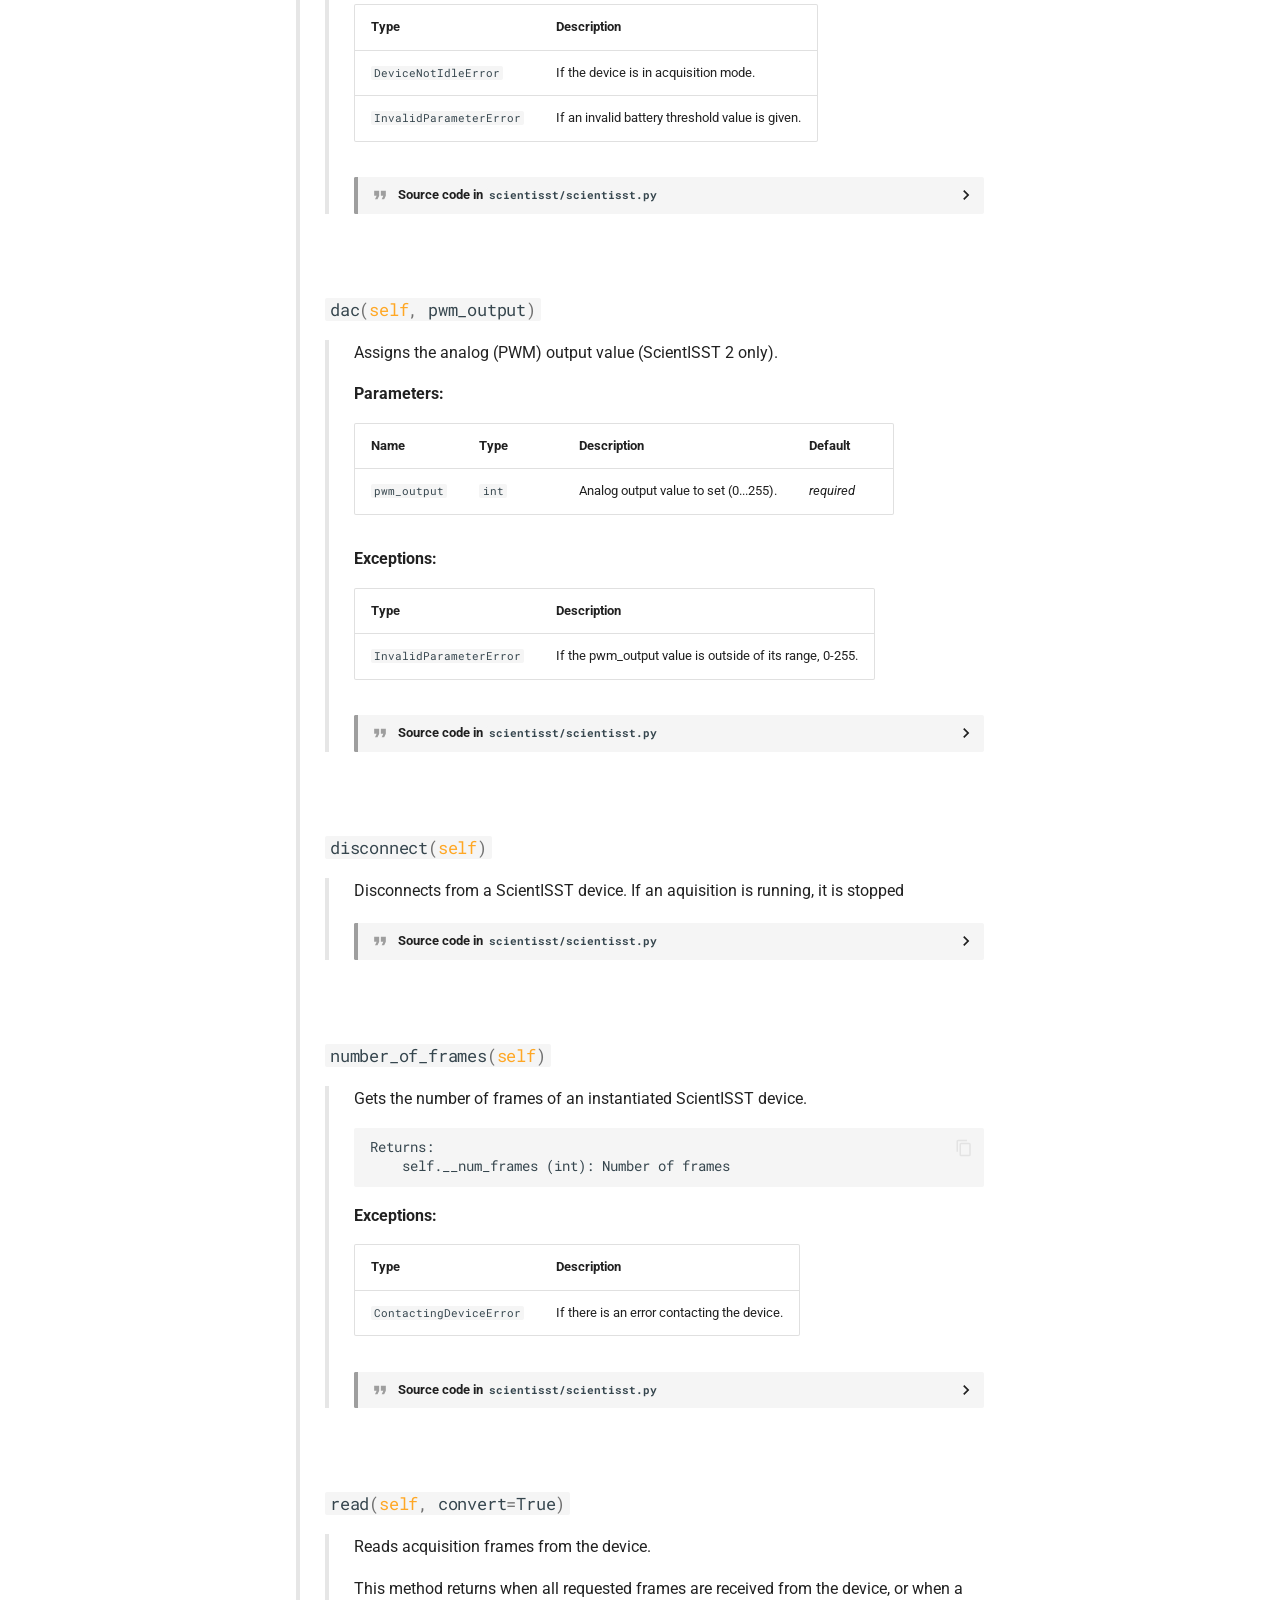
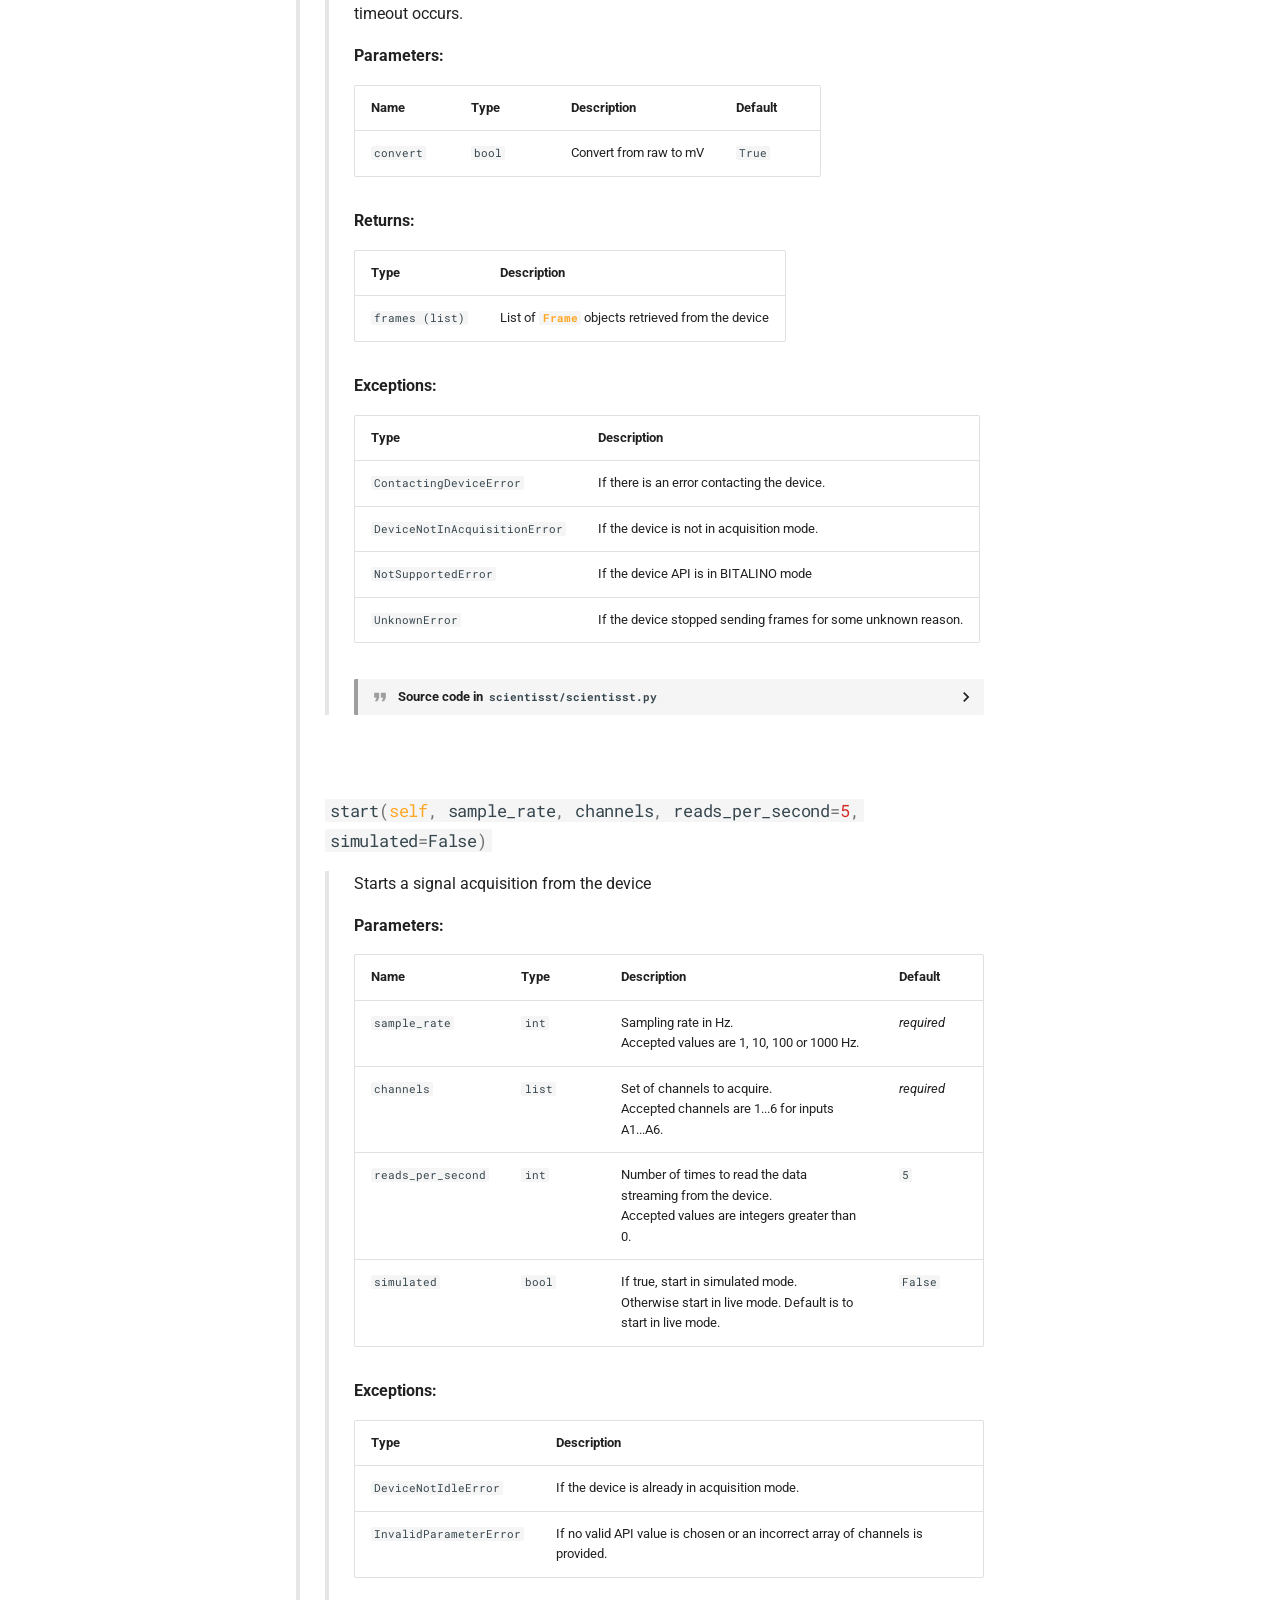
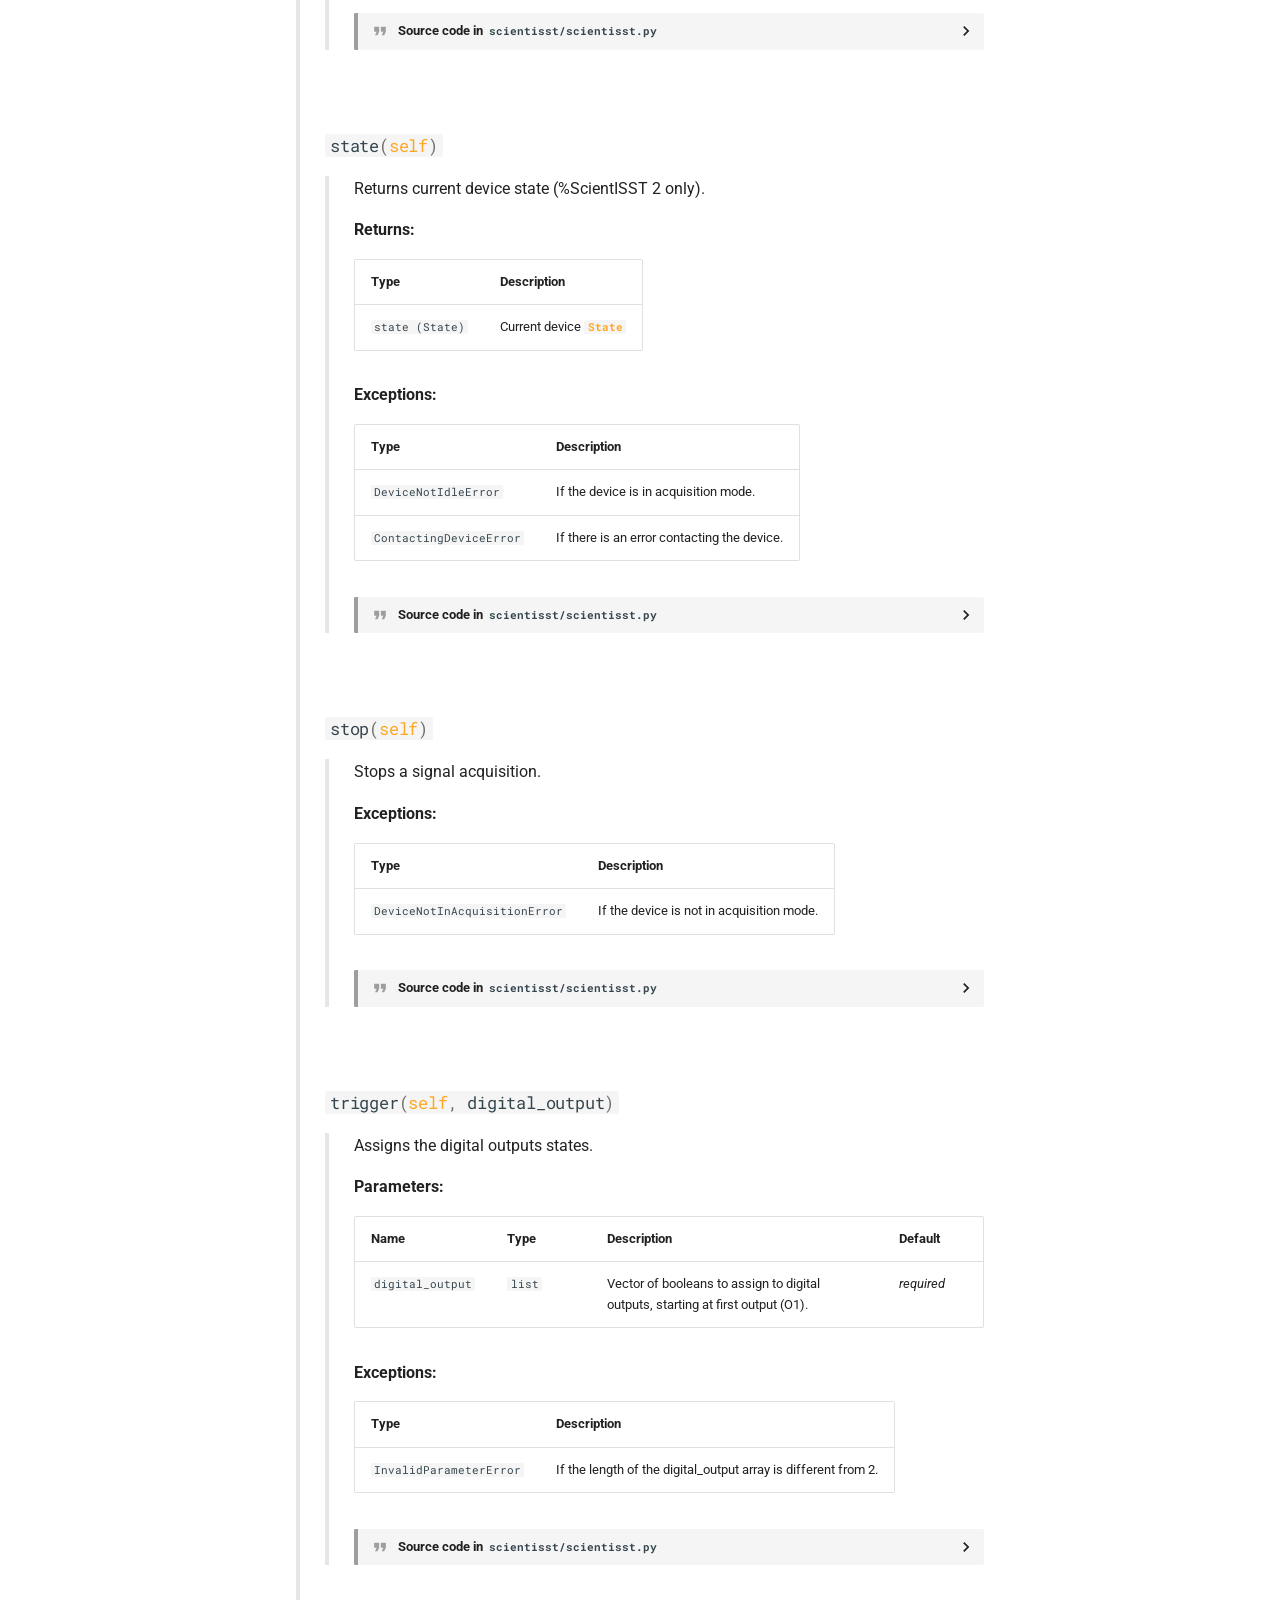
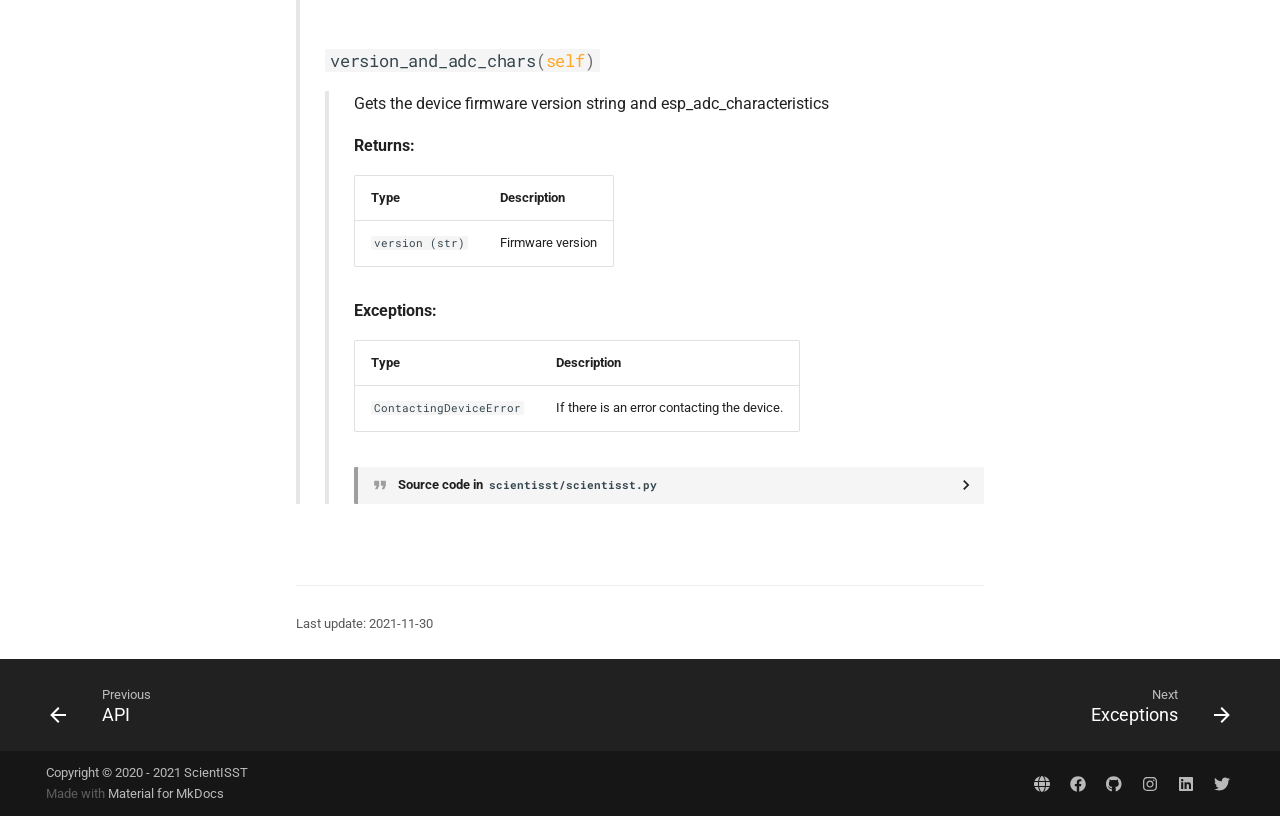
<file: reference/scientisst-reference/index.html>
<!doctype html>
<html lang="en" class="no-js">
  <head>
    
      <meta charset="utf-8">
      <meta name="viewport" content="width=device-width,initial-scale=1">
      
      
      
      <link rel="icon" href="../../img/favicon.ico">
      <meta name="generator" content="mkdocs-1.2.3, mkdocs-material-8.2.5">
    
    
      
        <title>ScientISST - ScientISST Sense API Python</title>
      
    
    
      <link rel="stylesheet" href="../../assets/stylesheets/main.2d9f7617.min.css">
      
        
        <link rel="stylesheet" href="../../assets/stylesheets/palette.e6a45f82.min.css">
        
      
    
    
    
      
        
        
        <link rel="preconnect" href="https://fonts.gstatic.com" crossorigin>
        <link rel="stylesheet" href="https://fonts.googleapis.com/css?family=Roboto:300,300i,400,400i,700,700i%7CRoboto+Mono:400,400i,700,700i&display=fallback">
        <style>:root{--md-text-font:"Roboto";--md-code-font:"Roboto Mono"}</style>
      
    
    
      <link rel="stylesheet" href="../../assets/_mkdocstrings.css">
    
      <link rel="stylesheet" href="../../css/extra.css">
    
    <script>__md_scope=new URL("../..",location),__md_get=(e,_=localStorage,t=__md_scope)=>JSON.parse(_.getItem(t.pathname+"."+e)),__md_set=(e,_,t=localStorage,a=__md_scope)=>{try{t.setItem(a.pathname+"."+e,JSON.stringify(_))}catch(e){}}</script>
    
      

    
    
  </head>
  
  
    
    
      
    
    
    
    
    <body dir="ltr" data-md-color-scheme="default" data-md-color-primary="amber" data-md-color-accent="amber">
  
    
    
      <script>var palette=__md_get("__palette");if(palette&&"object"==typeof palette.color)for(var key of Object.keys(palette.color))document.body.setAttribute("data-md-color-"+key,palette.color[key])</script>
    
    <input class="md-toggle" data-md-toggle="drawer" type="checkbox" id="__drawer" autocomplete="off">
    <input class="md-toggle" data-md-toggle="search" type="checkbox" id="__search" autocomplete="off">
    <label class="md-overlay" for="__drawer"></label>
    <div data-md-component="skip">
      
        
        <a href="#scientisst.scientisst.ScientISST" class="md-skip">
          Skip to content
        </a>
      
    </div>
    <div data-md-component="announce">
      
    </div>
    
    
      

  

<header class="md-header md-header--lifted" data-md-component="header">
  <nav class="md-header__inner md-grid" aria-label="Header">
    <a href="../.." title="ScientISST Sense API Python" class="md-header__button md-logo" aria-label="ScientISST Sense API Python" data-md-component="logo">
      
  <img src="../../img/logo.png" alt="logo">

    </a>
    <label class="md-header__button md-icon" for="__drawer">
      <svg xmlns="http://www.w3.org/2000/svg" viewBox="0 0 24 24"><path d="M3 6h18v2H3V6m0 5h18v2H3v-2m0 5h18v2H3v-2z"/></svg>
    </label>
    <div class="md-header__title" data-md-component="header-title">
      <div class="md-header__ellipsis">
        <div class="md-header__topic">
          <span class="md-ellipsis">
            ScientISST Sense API Python
          </span>
        </div>
        <div class="md-header__topic" data-md-component="header-topic">
          <span class="md-ellipsis">
            
              ScientISST
            
          </span>
        </div>
      </div>
    </div>
    
      <form class="md-header__option" data-md-component="palette">
        
          
          
          <input class="md-option" data-md-color-media="(prefers-color-scheme: light)" data-md-color-scheme="default" data-md-color-primary="amber" data-md-color-accent="amber"  aria-label="Switch to dark mode"  type="radio" name="__palette" id="__palette_1">
          
            <label class="md-header__button md-icon" title="Switch to dark mode" for="__palette_2" hidden>
              <svg xmlns="http://www.w3.org/2000/svg" viewBox="0 0 24 24"><path d="M12 7a5 5 0 0 1 5 5 5 5 0 0 1-5 5 5 5 0 0 1-5-5 5 5 0 0 1 5-5m0 2a3 3 0 0 0-3 3 3 3 0 0 0 3 3 3 3 0 0 0 3-3 3 3 0 0 0-3-3m0-7 2.39 3.42C13.65 5.15 12.84 5 12 5c-.84 0-1.65.15-2.39.42L12 2M3.34 7l4.16-.35A7.2 7.2 0 0 0 5.94 8.5c-.44.74-.69 1.5-.83 2.29L3.34 7m.02 10 1.76-3.77a7.131 7.131 0 0 0 2.38 4.14L3.36 17M20.65 7l-1.77 3.79a7.023 7.023 0 0 0-2.38-4.15l4.15.36m-.01 10-4.14.36c.59-.51 1.12-1.14 1.54-1.86.42-.73.69-1.5.83-2.29L20.64 17M12 22l-2.41-3.44c.74.27 1.55.44 2.41.44.82 0 1.63-.17 2.37-.44L12 22z"/></svg>
            </label>
          
        
          
          
          <input class="md-option" data-md-color-media="(prefers-color-scheme: dark)" data-md-color-scheme="slate" data-md-color-primary="" data-md-color-accent="amber"  aria-label="Switch to light mode"  type="radio" name="__palette" id="__palette_2">
          
            <label class="md-header__button md-icon" title="Switch to light mode" for="__palette_1" hidden>
              <svg xmlns="http://www.w3.org/2000/svg" viewBox="0 0 24 24"><path d="m17.75 4.09-2.53 1.94.91 3.06-2.63-1.81-2.63 1.81.91-3.06-2.53-1.94L12.44 4l1.06-3 1.06 3 3.19.09m3.5 6.91-1.64 1.25.59 1.98-1.7-1.17-1.7 1.17.59-1.98L15.75 11l2.06-.05L18.5 9l.69 1.95 2.06.05m-2.28 4.95c.83-.08 1.72 1.1 1.19 1.85-.32.45-.66.87-1.08 1.27C15.17 23 8.84 23 4.94 19.07c-3.91-3.9-3.91-10.24 0-14.14.4-.4.82-.76 1.27-1.08.75-.53 1.93.36 1.85 1.19-.27 2.86.69 5.83 2.89 8.02a9.96 9.96 0 0 0 8.02 2.89m-1.64 2.02a12.08 12.08 0 0 1-7.8-3.47c-2.17-2.19-3.33-5-3.49-7.82-2.81 3.14-2.7 7.96.31 10.98 3.02 3.01 7.84 3.12 10.98.31z"/></svg>
            </label>
          
        
      </form>
    
    
    
      <label class="md-header__button md-icon" for="__search">
        <svg xmlns="http://www.w3.org/2000/svg" viewBox="0 0 24 24"><path d="M9.5 3A6.5 6.5 0 0 1 16 9.5c0 1.61-.59 3.09-1.56 4.23l.27.27h.79l5 5-1.5 1.5-5-5v-.79l-.27-.27A6.516 6.516 0 0 1 9.5 16 6.5 6.5 0 0 1 3 9.5 6.5 6.5 0 0 1 9.5 3m0 2C7 5 5 7 5 9.5S7 14 9.5 14 14 12 14 9.5 12 5 9.5 5z"/></svg>
      </label>
      <div class="md-search" data-md-component="search" role="dialog">
  <label class="md-search__overlay" for="__search"></label>
  <div class="md-search__inner" role="search">
    <form class="md-search__form" name="search">
      <input type="text" class="md-search__input" name="query" aria-label="Search" placeholder="Search" autocapitalize="off" autocorrect="off" autocomplete="off" spellcheck="false" data-md-component="search-query" required>
      <label class="md-search__icon md-icon" for="__search">
        <svg xmlns="http://www.w3.org/2000/svg" viewBox="0 0 24 24"><path d="M9.5 3A6.5 6.5 0 0 1 16 9.5c0 1.61-.59 3.09-1.56 4.23l.27.27h.79l5 5-1.5 1.5-5-5v-.79l-.27-.27A6.516 6.516 0 0 1 9.5 16 6.5 6.5 0 0 1 3 9.5 6.5 6.5 0 0 1 9.5 3m0 2C7 5 5 7 5 9.5S7 14 9.5 14 14 12 14 9.5 12 5 9.5 5z"/></svg>
        <svg xmlns="http://www.w3.org/2000/svg" viewBox="0 0 24 24"><path d="M20 11v2H8l5.5 5.5-1.42 1.42L4.16 12l7.92-7.92L13.5 5.5 8 11h12z"/></svg>
      </label>
      <nav class="md-search__options" aria-label="Search">
        
        <button type="reset" class="md-search__icon md-icon" aria-label="Clear" tabindex="-1">
          <svg xmlns="http://www.w3.org/2000/svg" viewBox="0 0 24 24"><path d="M19 6.41 17.59 5 12 10.59 6.41 5 5 6.41 10.59 12 5 17.59 6.41 19 12 13.41 17.59 19 19 17.59 13.41 12 19 6.41z"/></svg>
        </button>
      </nav>
      
    </form>
    <div class="md-search__output">
      <div class="md-search__scrollwrap" data-md-scrollfix>
        <div class="md-search-result" data-md-component="search-result">
          <div class="md-search-result__meta">
            Initializing search
          </div>
          <ol class="md-search-result__list"></ol>
        </div>
      </div>
    </div>
  </div>
</div>
    
    
      <div class="md-header__source">
        <a href="https://github.com/scientisst/scientisst-sense-api-python/" title="Go to repository" class="md-source" data-md-component="source">
  <div class="md-source__icon md-icon">
    
    <svg xmlns="http://www.w3.org/2000/svg" viewBox="0 0 496 512"><!--! Font Awesome Free 6.0.0 by @fontawesome - https://fontawesome.com License - https://fontawesome.com/license/free (Icons: CC BY 4.0, Fonts: SIL OFL 1.1, Code: MIT License) Copyright 2022 Fonticons, Inc.--><path d="M165.9 397.4c0 2-2.3 3.6-5.2 3.6-3.3.3-5.6-1.3-5.6-3.6 0-2 2.3-3.6 5.2-3.6 3-.3 5.6 1.3 5.6 3.6zm-31.1-4.5c-.7 2 1.3 4.3 4.3 4.9 2.6 1 5.6 0 6.2-2s-1.3-4.3-4.3-5.2c-2.6-.7-5.5.3-6.2 2.3zm44.2-1.7c-2.9.7-4.9 2.6-4.6 4.9.3 2 2.9 3.3 5.9 2.6 2.9-.7 4.9-2.6 4.6-4.6-.3-1.9-3-3.2-5.9-2.9zM244.8 8C106.1 8 0 113.3 0 252c0 110.9 69.8 205.8 169.5 239.2 12.8 2.3 17.3-5.6 17.3-12.1 0-6.2-.3-40.4-.3-61.4 0 0-70 15-84.7-29.8 0 0-11.4-29.1-27.8-36.6 0 0-22.9-15.7 1.6-15.4 0 0 24.9 2 38.6 25.8 21.9 38.6 58.6 27.5 72.9 20.9 2.3-16 8.8-27.1 16-33.7-55.9-6.2-112.3-14.3-112.3-110.5 0-27.5 7.6-41.3 23.6-58.9-2.6-6.5-11.1-33.3 2.6-67.9 20.9-6.5 69 27 69 27 20-5.6 41.5-8.5 62.8-8.5s42.8 2.9 62.8 8.5c0 0 48.1-33.6 69-27 13.7 34.7 5.2 61.4 2.6 67.9 16 17.7 25.8 31.5 25.8 58.9 0 96.5-58.9 104.2-114.8 110.5 9.2 7.9 17 22.9 17 46.4 0 33.7-.3 75.4-.3 83.6 0 6.5 4.6 14.4 17.3 12.1C428.2 457.8 496 362.9 496 252 496 113.3 383.5 8 244.8 8zM97.2 352.9c-1.3 1-1 3.3.7 5.2 1.6 1.6 3.9 2.3 5.2 1 1.3-1 1-3.3-.7-5.2-1.6-1.6-3.9-2.3-5.2-1zm-10.8-8.1c-.7 1.3.3 2.9 2.3 3.9 1.6 1 3.6.7 4.3-.7.7-1.3-.3-2.9-2.3-3.9-2-.6-3.6-.3-4.3.7zm32.4 35.6c-1.6 1.3-1 4.3 1.3 6.2 2.3 2.3 5.2 2.6 6.5 1 1.3-1.3.7-4.3-1.3-6.2-2.2-2.3-5.2-2.6-6.5-1zm-11.4-14.7c-1.6 1-1.6 3.6 0 5.9 1.6 2.3 4.3 3.3 5.6 2.3 1.6-1.3 1.6-3.9 0-6.2-1.4-2.3-4-3.3-5.6-2z"/></svg>
  </div>
  <div class="md-source__repository">
    scientisst/scientisst-sense-api-python
  </div>
</a>
      </div>
    
  </nav>
  
    
      
<nav class="md-tabs" aria-label="Tabs" data-md-component="tabs">
  <div class="md-tabs__inner md-grid">
    <ul class="md-tabs__list">
      
        
  
  


  <li class="md-tabs__item">
    <a href="../.." class="md-tabs__link">
      Home
    </a>
  </li>

      
        
  
  


  <li class="md-tabs__item">
    <a href="../../installation/" class="md-tabs__link">
      Installation
    </a>
  </li>

      
        
  
  


  
  
  
    <li class="md-tabs__item">
      <a href="../../getting-started/sense/" class="md-tabs__link">
        Getting started
      </a>
    </li>
  

      
        
  
  
    
  


  
  
  
    <li class="md-tabs__item">
      <a href="./" class="md-tabs__link md-tabs__link--active">
        API Reference
      </a>
    </li>
  

      
    </ul>
  </div>
</nav>
    
  
</header>
    
    <div class="md-container" data-md-component="container">
      
      
        
      
      <main class="md-main" data-md-component="main">
        <div class="md-main__inner md-grid">
          
            
              
              <div class="md-sidebar md-sidebar--primary" data-md-component="sidebar" data-md-type="navigation" >
                <div class="md-sidebar__scrollwrap">
                  <div class="md-sidebar__inner">
                    

  


<nav class="md-nav md-nav--primary md-nav--lifted" aria-label="Navigation" data-md-level="0">
  <label class="md-nav__title" for="__drawer">
    <a href="../.." title="ScientISST Sense API Python" class="md-nav__button md-logo" aria-label="ScientISST Sense API Python" data-md-component="logo">
      
  <img src="../../img/logo.png" alt="logo">

    </a>
    ScientISST Sense API Python
  </label>
  
    <div class="md-nav__source">
      <a href="https://github.com/scientisst/scientisst-sense-api-python/" title="Go to repository" class="md-source" data-md-component="source">
  <div class="md-source__icon md-icon">
    
    <svg xmlns="http://www.w3.org/2000/svg" viewBox="0 0 496 512"><!--! Font Awesome Free 6.0.0 by @fontawesome - https://fontawesome.com License - https://fontawesome.com/license/free (Icons: CC BY 4.0, Fonts: SIL OFL 1.1, Code: MIT License) Copyright 2022 Fonticons, Inc.--><path d="M165.9 397.4c0 2-2.3 3.6-5.2 3.6-3.3.3-5.6-1.3-5.6-3.6 0-2 2.3-3.6 5.2-3.6 3-.3 5.6 1.3 5.6 3.6zm-31.1-4.5c-.7 2 1.3 4.3 4.3 4.9 2.6 1 5.6 0 6.2-2s-1.3-4.3-4.3-5.2c-2.6-.7-5.5.3-6.2 2.3zm44.2-1.7c-2.9.7-4.9 2.6-4.6 4.9.3 2 2.9 3.3 5.9 2.6 2.9-.7 4.9-2.6 4.6-4.6-.3-1.9-3-3.2-5.9-2.9zM244.8 8C106.1 8 0 113.3 0 252c0 110.9 69.8 205.8 169.5 239.2 12.8 2.3 17.3-5.6 17.3-12.1 0-6.2-.3-40.4-.3-61.4 0 0-70 15-84.7-29.8 0 0-11.4-29.1-27.8-36.6 0 0-22.9-15.7 1.6-15.4 0 0 24.9 2 38.6 25.8 21.9 38.6 58.6 27.5 72.9 20.9 2.3-16 8.8-27.1 16-33.7-55.9-6.2-112.3-14.3-112.3-110.5 0-27.5 7.6-41.3 23.6-58.9-2.6-6.5-11.1-33.3 2.6-67.9 20.9-6.5 69 27 69 27 20-5.6 41.5-8.5 62.8-8.5s42.8 2.9 62.8 8.5c0 0 48.1-33.6 69-27 13.7 34.7 5.2 61.4 2.6 67.9 16 17.7 25.8 31.5 25.8 58.9 0 96.5-58.9 104.2-114.8 110.5 9.2 7.9 17 22.9 17 46.4 0 33.7-.3 75.4-.3 83.6 0 6.5 4.6 14.4 17.3 12.1C428.2 457.8 496 362.9 496 252 496 113.3 383.5 8 244.8 8zM97.2 352.9c-1.3 1-1 3.3.7 5.2 1.6 1.6 3.9 2.3 5.2 1 1.3-1 1-3.3-.7-5.2-1.6-1.6-3.9-2.3-5.2-1zm-10.8-8.1c-.7 1.3.3 2.9 2.3 3.9 1.6 1 3.6.7 4.3-.7.7-1.3-.3-2.9-2.3-3.9-2-.6-3.6-.3-4.3.7zm32.4 35.6c-1.6 1.3-1 4.3 1.3 6.2 2.3 2.3 5.2 2.6 6.5 1 1.3-1.3.7-4.3-1.3-6.2-2.2-2.3-5.2-2.6-6.5-1zm-11.4-14.7c-1.6 1-1.6 3.6 0 5.9 1.6 2.3 4.3 3.3 5.6 2.3 1.6-1.3 1.6-3.9 0-6.2-1.4-2.3-4-3.3-5.6-2z"/></svg>
  </div>
  <div class="md-source__repository">
    scientisst/scientisst-sense-api-python
  </div>
</a>
    </div>
  
  <ul class="md-nav__list" data-md-scrollfix>
    
      
      
      

  
  
  
    <li class="md-nav__item">
      <a href="../.." class="md-nav__link">
        Home
      </a>
    </li>
  

    
      
      
      

  
  
  
    <li class="md-nav__item">
      <a href="../../installation/" class="md-nav__link">
        Installation
      </a>
    </li>
  

    
      
      
      

  
  
  
    
    <li class="md-nav__item md-nav__item--nested">
      
      
        <input class="md-nav__toggle md-toggle" data-md-toggle="__nav_3" type="checkbox" id="__nav_3" >
      
      
      
      
        <label class="md-nav__link" for="__nav_3">
          Getting started
          <span class="md-nav__icon md-icon"></span>
        </label>
      
      <nav class="md-nav" aria-label="Getting started" data-md-level="1">
        <label class="md-nav__title" for="__nav_3">
          <span class="md-nav__icon md-icon"></span>
          Getting started
        </label>
        <ul class="md-nav__list" data-md-scrollfix>
          
            
              
  
  
  
    <li class="md-nav__item">
      <a href="../../getting-started/sense/" class="md-nav__link">
        sense.py
      </a>
    </li>
  

            
          
            
              
  
  
  
    <li class="md-nav__item">
      <a href="../../getting-started/api/" class="md-nav__link">
        API
      </a>
    </li>
  

            
          
        </ul>
      </nav>
    </li>
  

    
      
      
      

  
  
    
  
  
    
    <li class="md-nav__item md-nav__item--active md-nav__item--nested">
      
      
        <input class="md-nav__toggle md-toggle" data-md-toggle="__nav_4" type="checkbox" id="__nav_4" checked>
      
      
      
      
        <label class="md-nav__link" for="__nav_4">
          API Reference
          <span class="md-nav__icon md-icon"></span>
        </label>
      
      <nav class="md-nav" aria-label="API Reference" data-md-level="1">
        <label class="md-nav__title" for="__nav_4">
          <span class="md-nav__icon md-icon"></span>
          API Reference
        </label>
        <ul class="md-nav__list" data-md-scrollfix>
          
            
              
  
  
    
  
  
    <li class="md-nav__item md-nav__item--active">
      
      <input class="md-nav__toggle md-toggle" data-md-toggle="toc" type="checkbox" id="__toc">
      
      
      
        <label class="md-nav__link md-nav__link--active" for="__toc">
          ScientISST
          <span class="md-nav__icon md-icon"></span>
        </label>
      
      <a href="./" class="md-nav__link md-nav__link--active">
        ScientISST
      </a>
      
        

<nav class="md-nav md-nav--secondary" aria-label="Table of contents">
  
  
  
  
    <label class="md-nav__title" for="__toc">
      <span class="md-nav__icon md-icon"></span>
      Table of contents
    </label>
    <ul class="md-nav__list" data-md-component="toc" data-md-scrollfix>
      
        <li class="md-nav__item">
  <a href="#scientisst.scientisst.ScientISST" class="md-nav__link">
    ScientISST
  </a>
  
    <nav class="md-nav" aria-label="ScientISST">
      <ul class="md-nav__list">
        
          <li class="md-nav__item">
  <a href="#scientisst.scientisst.ScientISST.__init__" class="md-nav__link">
    __init__()
  </a>
  
</li>
        
          <li class="md-nav__item">
  <a href="#scientisst.scientisst.ScientISST.battery" class="md-nav__link">
    battery()
  </a>
  
</li>
        
          <li class="md-nav__item">
  <a href="#scientisst.scientisst.ScientISST.dac" class="md-nav__link">
    dac()
  </a>
  
</li>
        
          <li class="md-nav__item">
  <a href="#scientisst.scientisst.ScientISST.disconnect" class="md-nav__link">
    disconnect()
  </a>
  
</li>
        
          <li class="md-nav__item">
  <a href="#scientisst.scientisst.ScientISST.number_of_frames" class="md-nav__link">
    number_of_frames()
  </a>
  
</li>
        
          <li class="md-nav__item">
  <a href="#scientisst.scientisst.ScientISST.read" class="md-nav__link">
    read()
  </a>
  
</li>
        
          <li class="md-nav__item">
  <a href="#scientisst.scientisst.ScientISST.start" class="md-nav__link">
    start()
  </a>
  
</li>
        
          <li class="md-nav__item">
  <a href="#scientisst.scientisst.ScientISST.state" class="md-nav__link">
    state()
  </a>
  
</li>
        
          <li class="md-nav__item">
  <a href="#scientisst.scientisst.ScientISST.stop" class="md-nav__link">
    stop()
  </a>
  
</li>
        
          <li class="md-nav__item">
  <a href="#scientisst.scientisst.ScientISST.trigger" class="md-nav__link">
    trigger()
  </a>
  
</li>
        
          <li class="md-nav__item">
  <a href="#scientisst.scientisst.ScientISST.version_and_adc_chars" class="md-nav__link">
    version_and_adc_chars()
  </a>
  
</li>
        
      </ul>
    </nav>
  
</li>
      
    </ul>
  
</nav>
      
    </li>
  

            
          
            
              
  
  
  
    <li class="md-nav__item">
      <a href="../exceptions-reference/" class="md-nav__link">
        Exceptions
      </a>
    </li>
  

            
          
            
              
  
  
  
    <li class="md-nav__item">
      <a href="../frame-reference/" class="md-nav__link">
        Frame
      </a>
    </li>
  

            
          
            
              
  
  
  
    <li class="md-nav__item">
      <a href="../state-reference/" class="md-nav__link">
        State
      </a>
    </li>
  

            
          
        </ul>
      </nav>
    </li>
  

    
  </ul>
</nav>
                  </div>
                </div>
              </div>
            
            
              
              <div class="md-sidebar md-sidebar--secondary" data-md-component="sidebar" data-md-type="toc" >
                <div class="md-sidebar__scrollwrap">
                  <div class="md-sidebar__inner">
                    

<nav class="md-nav md-nav--secondary" aria-label="Table of contents">
  
  
  
  
    <label class="md-nav__title" for="__toc">
      <span class="md-nav__icon md-icon"></span>
      Table of contents
    </label>
    <ul class="md-nav__list" data-md-component="toc" data-md-scrollfix>
      
        <li class="md-nav__item">
  <a href="#scientisst.scientisst.ScientISST" class="md-nav__link">
    ScientISST
  </a>
  
    <nav class="md-nav" aria-label="ScientISST">
      <ul class="md-nav__list">
        
          <li class="md-nav__item">
  <a href="#scientisst.scientisst.ScientISST.__init__" class="md-nav__link">
    __init__()
  </a>
  
</li>
        
          <li class="md-nav__item">
  <a href="#scientisst.scientisst.ScientISST.battery" class="md-nav__link">
    battery()
  </a>
  
</li>
        
          <li class="md-nav__item">
  <a href="#scientisst.scientisst.ScientISST.dac" class="md-nav__link">
    dac()
  </a>
  
</li>
        
          <li class="md-nav__item">
  <a href="#scientisst.scientisst.ScientISST.disconnect" class="md-nav__link">
    disconnect()
  </a>
  
</li>
        
          <li class="md-nav__item">
  <a href="#scientisst.scientisst.ScientISST.number_of_frames" class="md-nav__link">
    number_of_frames()
  </a>
  
</li>
        
          <li class="md-nav__item">
  <a href="#scientisst.scientisst.ScientISST.read" class="md-nav__link">
    read()
  </a>
  
</li>
        
          <li class="md-nav__item">
  <a href="#scientisst.scientisst.ScientISST.start" class="md-nav__link">
    start()
  </a>
  
</li>
        
          <li class="md-nav__item">
  <a href="#scientisst.scientisst.ScientISST.state" class="md-nav__link">
    state()
  </a>
  
</li>
        
          <li class="md-nav__item">
  <a href="#scientisst.scientisst.ScientISST.stop" class="md-nav__link">
    stop()
  </a>
  
</li>
        
          <li class="md-nav__item">
  <a href="#scientisst.scientisst.ScientISST.trigger" class="md-nav__link">
    trigger()
  </a>
  
</li>
        
          <li class="md-nav__item">
  <a href="#scientisst.scientisst.ScientISST.version_and_adc_chars" class="md-nav__link">
    version_and_adc_chars()
  </a>
  
</li>
        
      </ul>
    </nav>
  
</li>
      
    </ul>
  
</nav>
                  </div>
                </div>
              </div>
            
          
          <div class="md-content" data-md-component="content">
            <article class="md-content__inner md-typeset">
              
                
<a href="https://github.com/scientisst/scientisst-sense-api-python/edit/master/docs/reference/scientisst-reference.md" title="Edit this page" class="md-content__button md-icon">
  <svg xmlns="http://www.w3.org/2000/svg" viewBox="0 0 24 24"><path d="M20.71 7.04c.39-.39.39-1.04 0-1.41l-2.34-2.34c-.37-.39-1.02-.39-1.41 0l-1.84 1.83 3.75 3.75M3 17.25V21h3.75L17.81 9.93l-3.75-3.75L3 17.25z"/></svg>
</a>



  <h1>ScientISST</h1>

<div class="doc doc-object doc-module">


    <div class="doc doc-contents first">




  <div class="doc doc-children">




















  <div class="doc doc-object doc-class">



<h2 class="doc doc-heading" id="scientisst.scientisst.ScientISST">
        <code>
ScientISST        </code>



</h2>

    <div class="doc doc-contents ">

      <p>ScientISST Device class</p>

<p><strong>Attributes:</strong></p>
<table>
  <thead>
    <tr>
      <th>Name</th>
      <th>Type</th>
      <th>Description</th>
    </tr>
  </thead>
  <tbody>
      <tr>
        <td><code>address</code></td>
        <td><code>str</code></td>
        <td><p>The device serial port address ("/dev/example")</p></td>
      </tr>
      <tr>
        <td><code>serial_speed</code></td>
        <td><code>int</code></td>
        <td><p>The serial port bitrate.</p></td>
      </tr>
  </tbody>
</table>
        <details class="quote">
          <summary>Source code in <code>scientisst/scientisst.py</code></summary>
          <div class="highlight"><pre><span></span><code><span class="k">class</span> <span class="nc">ScientISST</span><span class="p">:</span>
    <span class="sd">&quot;&quot;&quot;ScientISST Device class</span>

<span class="sd">    Attributes:</span>
<span class="sd">        address (str): The device serial port address (&quot;/dev/example&quot;)</span>

<span class="sd">        serial_speed (int, optional): The serial port bitrate.</span>
<span class="sd">    &quot;&quot;&quot;</span>

    <span class="n">__serial</span> <span class="o">=</span> <span class="kc">None</span>
    <span class="n">__socket</span> <span class="o">=</span> <span class="kc">None</span>
    <span class="n">__num_chs</span> <span class="o">=</span> <span class="mi">0</span>
    <span class="n">__api_mode</span> <span class="o">=</span> <span class="mi">1</span>
    <span class="n">__sample_rate</span> <span class="o">=</span> <span class="kc">None</span>
    <span class="n">__chs</span> <span class="o">=</span> <span class="p">[</span><span class="kc">None</span><span class="p">]</span> <span class="o">*</span> <span class="mi">8</span>
    <span class="n">__log</span> <span class="o">=</span> <span class="kc">False</span>

    <span class="k">def</span> <span class="fm">__init__</span><span class="p">(</span>
        <span class="bp">self</span><span class="p">,</span> <span class="n">address</span><span class="p">,</span> <span class="n">serial_speed</span><span class="o">=</span><span class="mi">115200</span><span class="p">,</span> <span class="n">log</span><span class="o">=</span><span class="kc">False</span><span class="p">,</span> <span class="n">api</span><span class="o">=</span><span class="n">API_MODE_SCIENTISST</span>
    <span class="p">):</span>
        <span class="sd">&quot;&quot;&quot;</span>
<span class="sd">        Args:</span>
<span class="sd">            address (str): The device serial port address (&quot;/dev/example&quot;)</span>
<span class="sd">            serial_speed (int, optional): The serial port bitrate in bit/s</span>
<span class="sd">            log (bool, optional): If the bytes sent and received should be showed</span>
<span class="sd">            api (int): The desired API mode for the device</span>
<span class="sd">        &quot;&quot;&quot;</span>

        <span class="k">if</span> <span class="n">sys</span><span class="o">.</span><span class="n">platform</span> <span class="o">==</span> <span class="s2">&quot;linux&quot;</span><span class="p">:</span>
            <span class="k">if</span> <span class="ow">not</span> <span class="n">re</span><span class="o">.</span><span class="n">match</span><span class="p">(</span>
                <span class="s2">&quot;[0-9a-f]</span><span class="si">{2}</span><span class="s2">([-:]?)[0-9a-f]</span><span class="si">{2}</span><span class="s2">(</span><span class="se">\\</span><span class="s2">1[0-9a-f]</span><span class="si">{2}</span><span class="s2">)</span><span class="si">{4}</span><span class="s2">$&quot;</span><span class="p">,</span> <span class="n">address</span><span class="o">.</span><span class="n">lower</span><span class="p">()</span>
            <span class="p">):</span>
                <span class="k">raise</span> <span class="n">InvalidAddressError</span><span class="p">()</span>

        <span class="k">if</span> <span class="p">(</span>
            <span class="n">api</span> <span class="o">!=</span> <span class="n">API_MODE_SCIENTISST</span>
            <span class="ow">and</span> <span class="n">api</span> <span class="o">!=</span> <span class="n">API_MODE_JSON</span>
            <span class="ow">and</span> <span class="n">api</span> <span class="o">!=</span> <span class="n">API_MODE_BITALINO</span>
        <span class="p">):</span>
            <span class="k">raise</span> <span class="n">InvalidParameterError</span><span class="p">()</span>

        <span class="bp">self</span><span class="o">.</span><span class="n">address</span> <span class="o">=</span> <span class="n">address</span>
        <span class="bp">self</span><span class="o">.</span><span class="n">speed</span> <span class="o">=</span> <span class="n">serial_speed</span>
        <span class="bp">self</span><span class="o">.</span><span class="n">__log</span> <span class="o">=</span> <span class="n">log</span>

        <span class="n">sys</span><span class="o">.</span><span class="n">stdout</span><span class="o">.</span><span class="n">write</span><span class="p">(</span><span class="s2">&quot;Connecting to </span><span class="si">{}</span><span class="s2">...</span><span class="se">\n</span><span class="s2">&quot;</span><span class="o">.</span><span class="n">format</span><span class="p">(</span><span class="n">address</span><span class="p">))</span>
        <span class="c1"># Create the client socket</span>
        <span class="k">if</span> <span class="n">sys</span><span class="o">.</span><span class="n">platform</span> <span class="o">==</span> <span class="s2">&quot;linux&quot;</span><span class="p">:</span>
            <span class="bp">self</span><span class="o">.</span><span class="n">__socket</span> <span class="o">=</span> <span class="n">socket</span><span class="o">.</span><span class="n">socket</span><span class="p">(</span>
                <span class="n">socket</span><span class="o">.</span><span class="n">AF_BLUETOOTH</span><span class="p">,</span> <span class="n">socket</span><span class="o">.</span><span class="n">SOCK_STREAM</span><span class="p">,</span> <span class="n">socket</span><span class="o">.</span><span class="n">BTPROTO_RFCOMM</span>
            <span class="p">)</span>
            <span class="bp">self</span><span class="o">.</span><span class="n">__socket</span><span class="o">.</span><span class="n">settimeout</span><span class="p">(</span><span class="n">TIMEOUT_IN_SECONDS</span><span class="p">)</span>
            <span class="bp">self</span><span class="o">.</span><span class="n">__socket</span><span class="o">.</span><span class="n">connect</span><span class="p">((</span><span class="n">address</span><span class="p">,</span> <span class="mi">1</span><span class="p">))</span>
        <span class="k">else</span><span class="p">:</span>
            <span class="bp">self</span><span class="o">.</span><span class="n">__serial</span> <span class="o">=</span> <span class="n">serial</span><span class="o">.</span><span class="n">Serial</span><span class="p">(</span>
                <span class="n">address</span><span class="p">,</span> <span class="n">serial_speed</span><span class="p">,</span> <span class="n">timeout</span><span class="o">=</span><span class="n">TIMEOUT_IN_SECONDS</span>
            <span class="p">)</span>

        <span class="c1"># Set API mode</span>
        <span class="bp">self</span><span class="o">.</span><span class="n">__changeAPI</span><span class="p">(</span><span class="n">api</span><span class="p">)</span>

        <span class="c1"># get device version string and adc characteristics</span>
        <span class="bp">self</span><span class="o">.</span><span class="n">version_and_adc_chars</span><span class="p">()</span>

        <span class="n">sys</span><span class="o">.</span><span class="n">stdout</span><span class="o">.</span><span class="n">write</span><span class="p">(</span><span class="s2">&quot;Connected!</span><span class="se">\n</span><span class="s2">&quot;</span><span class="p">)</span>

    <span class="k">def</span> <span class="nf">version_and_adc_chars</span><span class="p">(</span><span class="bp">self</span><span class="p">):</span>
        <span class="sd">&quot;&quot;&quot;</span>
<span class="sd">        Gets the device firmware version string and esp_adc_characteristics</span>

<span class="sd">        Returns:</span>
<span class="sd">            version (str): Firmware version</span>

<span class="sd">        Raises:</span>
<span class="sd">            ContactingDeviceError: If there is an error contacting the device.</span>
<span class="sd">        &quot;&quot;&quot;</span>
        <span class="k">if</span> <span class="bp">self</span><span class="o">.</span><span class="n">__api_mode</span> <span class="o">==</span> <span class="n">API_MODE_BITALINO</span><span class="p">:</span>
            <span class="n">header</span> <span class="o">=</span> <span class="s2">&quot;BITalino&quot;</span>
        <span class="k">else</span><span class="p">:</span>
            <span class="n">header</span> <span class="o">=</span> <span class="s2">&quot;ScientISST&quot;</span>
        <span class="n">header_len</span> <span class="o">=</span> <span class="nb">len</span><span class="p">(</span><span class="n">header</span><span class="p">)</span>

        <span class="n">cmd</span> <span class="o">=</span> <span class="sa">b</span><span class="s2">&quot;</span><span class="se">\x07</span><span class="s2">&quot;</span>
        <span class="bp">self</span><span class="o">.</span><span class="n">__send</span><span class="p">(</span><span class="n">cmd</span><span class="p">)</span>

        <span class="n">result</span> <span class="o">=</span> <span class="bp">self</span><span class="o">.</span><span class="n">__recv</span><span class="p">(</span><span class="mi">1024</span><span class="p">)</span>

        <span class="k">if</span> <span class="n">result</span> <span class="o">==</span> <span class="sa">b</span><span class="s2">&quot;&quot;</span><span class="p">:</span>
            <span class="k">raise</span> <span class="n">ContactingDeviceError</span><span class="p">()</span>

        <span class="n">index</span> <span class="o">=</span> <span class="n">result</span><span class="o">.</span><span class="n">index</span><span class="p">(</span><span class="sa">b</span><span class="s2">&quot;</span><span class="se">\x00</span><span class="s2">&quot;</span><span class="p">)</span>
        <span class="n">version</span> <span class="o">=</span> <span class="n">result</span><span class="p">[</span><span class="n">header_len</span> <span class="p">:</span> <span class="n">index</span> <span class="o">-</span> <span class="mi">1</span><span class="p">]</span><span class="o">.</span><span class="n">decode</span><span class="p">(</span><span class="s2">&quot;utf-8&quot;</span><span class="p">)</span>

        <span class="n">adc1_chars</span> <span class="o">=</span> <span class="n">EspAdcCalChars</span><span class="p">(</span><span class="n">result</span><span class="p">[</span><span class="n">index</span> <span class="o">+</span> <span class="mi">1</span> <span class="p">:])</span>

        <span class="c1"># Initialize fields for lookup table if necessary</span>
        <span class="k">if</span> <span class="n">adc1_chars</span><span class="o">.</span><span class="n">atten</span> <span class="o">==</span> <span class="n">ADC_ATTEN_DB_11</span><span class="p">:</span>
            <span class="k">if</span> <span class="n">adc1_chars</span><span class="o">.</span><span class="n">adc_num</span> <span class="o">==</span> <span class="n">ADC_UNIT_1</span><span class="p">:</span>
                <span class="n">adc1_chars</span><span class="o">.</span><span class="n">low_curve</span> <span class="o">=</span> <span class="n">LUT_ADC1_LOW</span>
            <span class="k">else</span><span class="p">:</span>
                <span class="n">adc1_chars</span><span class="o">.</span><span class="n">low_curve</span> <span class="o">=</span> <span class="n">LUT_ADC2_LOW</span>

            <span class="k">if</span> <span class="n">adc1_chars</span><span class="o">.</span><span class="n">adc_num</span> <span class="o">==</span> <span class="n">ADC_UNIT_1</span><span class="p">:</span>
                <span class="n">adc1_chars</span><span class="o">.</span><span class="n">high_curve</span> <span class="o">=</span> <span class="n">LUT_ADC1_HIGH</span>
            <span class="k">else</span><span class="p">:</span>
                <span class="n">adc1_chars</span><span class="o">.</span><span class="n">high_curve</span> <span class="o">=</span> <span class="n">LUT_ADC2_HIGH</span>
        <span class="k">else</span><span class="p">:</span>
            <span class="n">adc1_chars</span><span class="o">.</span><span class="n">low_curve</span> <span class="o">=</span> <span class="mi">0</span>
            <span class="n">adc1_chars</span><span class="o">.</span><span class="n">high_curve</span> <span class="o">=</span> <span class="mi">0</span>

        <span class="bp">self</span><span class="o">.</span><span class="n">__adc1_chars</span> <span class="o">=</span> <span class="n">adc1_chars</span>

        <span class="n">sys</span><span class="o">.</span><span class="n">stdout</span><span class="o">.</span><span class="n">write</span><span class="p">(</span><span class="s2">&quot;ScientISST version: </span><span class="si">{}</span><span class="se">\n</span><span class="s2">&quot;</span><span class="o">.</span><span class="n">format</span><span class="p">(</span><span class="n">version</span><span class="p">))</span>
        <span class="n">sys</span><span class="o">.</span><span class="n">stdout</span><span class="o">.</span><span class="n">write</span><span class="p">(</span><span class="s2">&quot;ScientISST Board Vref: </span><span class="si">{}</span><span class="se">\n</span><span class="s2">&quot;</span><span class="o">.</span><span class="n">format</span><span class="p">(</span><span class="n">adc1_chars</span><span class="o">.</span><span class="n">vref</span><span class="p">))</span>
        <span class="n">sys</span><span class="o">.</span><span class="n">stdout</span><span class="o">.</span><span class="n">write</span><span class="p">(</span>
            <span class="s2">&quot;ScientISST Board ADC Attenuation Mode: </span><span class="si">{}</span><span class="se">\n</span><span class="s2">&quot;</span><span class="o">.</span><span class="n">format</span><span class="p">(</span><span class="n">adc1_chars</span><span class="o">.</span><span class="n">atten</span><span class="p">)</span>
        <span class="p">)</span>

        <span class="k">return</span> <span class="n">version</span>

    <span class="k">def</span> <span class="nf">start</span><span class="p">(</span>
        <span class="bp">self</span><span class="p">,</span>
        <span class="n">sample_rate</span><span class="p">,</span>
        <span class="n">channels</span><span class="p">,</span>
        <span class="n">reads_per_second</span><span class="o">=</span><span class="mi">5</span><span class="p">,</span>
        <span class="n">simulated</span><span class="o">=</span><span class="kc">False</span><span class="p">,</span>
    <span class="p">):</span>
        <span class="sd">&quot;&quot;&quot;</span>
<span class="sd">        Starts a signal acquisition from the device</span>

<span class="sd">        Args:</span>
<span class="sd">            sample_rate (int): Sampling rate in Hz.</span>

<span class="sd">                Accepted values are 1, 10, 100 or 1000 Hz.</span>

<span class="sd">            channels (list): Set of channels to acquire.</span>

<span class="sd">                Accepted channels are 1...6 for inputs A1...A6.</span>

<span class="sd">            reads_per_second (int): Number of times to read the data streaming from the device.</span>

<span class="sd">                Accepted values are integers greater than 0.</span>


<span class="sd">            simulated (bool): If true, start in simulated mode.</span>

<span class="sd">                Otherwise start in live mode. Default is to start in live mode.</span>

<span class="sd">        Raises:</span>
<span class="sd">            DeviceNotIdleError: If the device is already in acquisition mode.</span>
<span class="sd">            InvalidParameterError: If no valid API value is chosen or an incorrect array of channels is provided.</span>
<span class="sd">        &quot;&quot;&quot;</span>
        <span class="k">assert</span> <span class="nb">int</span><span class="p">(</span><span class="n">reads_per_second</span><span class="p">)</span> <span class="o">&gt;</span> <span class="mi">0</span>

        <span class="k">if</span> <span class="bp">self</span><span class="o">.</span><span class="n">__num_chs</span> <span class="o">!=</span> <span class="mi">0</span><span class="p">:</span>
            <span class="k">raise</span> <span class="n">DeviceNotIdleError</span><span class="p">()</span>

        <span class="k">if</span> <span class="ow">not</span> <span class="n">channels</span><span class="p">:</span>  <span class="c1"># channels is empty</span>
            <span class="n">chMask</span> <span class="o">=</span> <span class="mh">0xFF</span>  <span class="c1">#  all 8 analog channels</span>
            <span class="bp">self</span><span class="o">.</span><span class="n">__num_chs</span> <span class="o">=</span> <span class="mi">8</span>
        <span class="k">else</span><span class="p">:</span>
            <span class="n">chMask</span> <span class="o">=</span> <span class="mi">0</span>
            <span class="k">for</span> <span class="n">ch</span> <span class="ow">in</span> <span class="n">channels</span><span class="p">:</span>
                <span class="k">if</span> <span class="n">ch</span> <span class="o">&lt;=</span> <span class="mi">0</span> <span class="ow">or</span> <span class="n">ch</span> <span class="o">&gt;</span> <span class="mi">8</span><span class="p">:</span>
                    <span class="k">raise</span> <span class="n">InvalidParameterError</span><span class="p">()</span>
                <span class="bp">self</span><span class="o">.</span><span class="n">__chs</span><span class="p">[</span><span class="bp">self</span><span class="o">.</span><span class="n">__num_chs</span><span class="p">]</span> <span class="o">=</span> <span class="n">ch</span>  <span class="c1"># Fill chs vector</span>

                <span class="n">mask</span> <span class="o">=</span> <span class="mi">1</span> <span class="o">&lt;&lt;</span> <span class="p">(</span><span class="n">ch</span> <span class="o">-</span> <span class="mi">1</span><span class="p">)</span>
                <span class="k">if</span> <span class="n">chMask</span> <span class="o">&amp;</span> <span class="n">mask</span><span class="p">:</span>
                    <span class="bp">self</span><span class="o">.</span><span class="n">__num_chs</span> <span class="o">=</span> <span class="mi">0</span>
                    <span class="k">raise</span> <span class="n">InvalidParameterError</span><span class="p">()</span>

                <span class="n">chMask</span> <span class="o">|=</span> <span class="n">mask</span>
                <span class="bp">self</span><span class="o">.</span><span class="n">__num_chs</span> <span class="o">+=</span> <span class="mi">1</span>

        <span class="bp">self</span><span class="o">.</span><span class="n">__sample_rate</span> <span class="o">=</span> <span class="n">sample_rate</span>

        <span class="c1"># Sample rate</span>
        <span class="n">sr</span> <span class="o">=</span> <span class="mb">0b01000011</span>
        <span class="n">sr</span> <span class="o">|=</span> <span class="bp">self</span><span class="o">.</span><span class="n">__sample_rate</span> <span class="o">&lt;&lt;</span> <span class="mi">8</span>
        <span class="bp">self</span><span class="o">.</span><span class="n">__send</span><span class="p">(</span><span class="n">sr</span><span class="p">,</span> <span class="mi">4</span><span class="p">)</span>

        <span class="c1"># Cleanup existing data in bluetooth socket</span>
        <span class="bp">self</span><span class="o">.</span><span class="n">__clear</span><span class="p">()</span>

        <span class="k">if</span> <span class="n">simulated</span><span class="p">:</span>
            <span class="n">cmd</span> <span class="o">=</span> <span class="mh">0x02</span>
        <span class="k">else</span><span class="p">:</span>
            <span class="n">cmd</span> <span class="o">=</span> <span class="mh">0x01</span>
        <span class="n">cmd</span> <span class="o">|=</span> <span class="n">chMask</span> <span class="o">&lt;&lt;</span> <span class="mi">8</span>

        <span class="bp">self</span><span class="o">.</span><span class="n">__send</span><span class="p">(</span><span class="n">cmd</span><span class="p">)</span>

        <span class="bp">self</span><span class="o">.</span><span class="n">__packet_size</span> <span class="o">=</span> <span class="bp">self</span><span class="o">.</span><span class="n">__getPacketSize</span><span class="p">()</span>

        <span class="bp">self</span><span class="o">.</span><span class="n">__bytes_to_read</span> <span class="o">=</span> <span class="bp">self</span><span class="o">.</span><span class="n">__packet_size</span> <span class="o">*</span> <span class="nb">max</span><span class="p">(</span>
            <span class="n">sample_rate</span> <span class="o">//</span> <span class="n">reads_per_second</span><span class="p">,</span> <span class="mi">1</span>
        <span class="p">)</span>
        <span class="k">if</span> <span class="bp">self</span><span class="o">.</span><span class="n">__bytes_to_read</span> <span class="o">&gt;</span> <span class="n">MAX_BUFFER_SIZE</span><span class="p">:</span>
            <span class="bp">self</span><span class="o">.</span><span class="n">__bytes_to_read</span> <span class="o">=</span> <span class="n">MAX_BUFFER_SIZE</span> <span class="o">-</span> <span class="p">(</span>
                <span class="n">MAX_BUFFER_SIZE</span> <span class="o">%</span> <span class="bp">self</span><span class="o">.</span><span class="n">__packet_size</span>
            <span class="p">)</span>

        <span class="k">if</span> <span class="bp">self</span><span class="o">.</span><span class="n">__bytes_to_read</span> <span class="o">%</span> <span class="bp">self</span><span class="o">.</span><span class="n">__packet_size</span><span class="p">:</span>
            <span class="bp">self</span><span class="o">.</span><span class="n">__num_chs</span> <span class="o">=</span> <span class="mi">0</span>
            <span class="n">sys</span><span class="o">.</span><span class="n">stderr</span><span class="o">.</span><span class="n">write</span><span class="p">(</span>
                <span class="s2">&quot;Error, bytes_to_read needs to be devisible by packet_size</span><span class="se">\n</span><span class="s2">&quot;</span>
            <span class="p">)</span>
            <span class="k">raise</span> <span class="n">InvalidParameterError</span><span class="p">()</span>
        <span class="k">else</span><span class="p">:</span>
            <span class="bp">self</span><span class="o">.</span><span class="n">__num_frames</span> <span class="o">=</span> <span class="bp">self</span><span class="o">.</span><span class="n">__bytes_to_read</span> <span class="o">//</span> <span class="bp">self</span><span class="o">.</span><span class="n">__packet_size</span>

    <span class="k">def</span> <span class="nf">read</span><span class="p">(</span><span class="bp">self</span><span class="p">,</span> <span class="n">convert</span><span class="o">=</span><span class="kc">True</span><span class="p">):</span>
        <span class="sd">&quot;&quot;&quot;</span>
<span class="sd">        Reads acquisition frames from the device.</span>

<span class="sd">        This method returns when all requested frames are received from the device, or when a timeout occurs.</span>

<span class="sd">        Args:</span>
<span class="sd">            convert (bool): Convert from raw to mV</span>

<span class="sd">        Returns:</span>
<span class="sd">            frames (list): List of [`Frame`][scientisst.frame.Frame] objects retrieved from the device</span>

<span class="sd">        Raises:</span>
<span class="sd">            ContactingDeviceError: If there is an error contacting the device.</span>
<span class="sd">            DeviceNotInAcquisitionError: If the device is not in acquisition mode.</span>
<span class="sd">            NotSupportedError: If the device API is in BITALINO mode</span>
<span class="sd">            UnknownError: If the device stopped sending frames for some unknown reason.</span>
<span class="sd">        &quot;&quot;&quot;</span>

        <span class="n">frames</span> <span class="o">=</span> <span class="p">[</span><span class="kc">None</span><span class="p">]</span> <span class="o">*</span> <span class="bp">self</span><span class="o">.</span><span class="n">__num_frames</span>

        <span class="k">if</span> <span class="bp">self</span><span class="o">.</span><span class="n">__num_chs</span> <span class="o">==</span> <span class="mi">0</span><span class="p">:</span>
            <span class="k">raise</span> <span class="n">DeviceNotInAcquisitionError</span><span class="p">()</span>

        <span class="n">result</span> <span class="o">=</span> <span class="nb">list</span><span class="p">(</span><span class="bp">self</span><span class="o">.</span><span class="n">__recv</span><span class="p">(</span><span class="bp">self</span><span class="o">.</span><span class="n">__bytes_to_read</span><span class="p">))</span>
        <span class="n">start</span> <span class="o">=</span> <span class="mi">0</span>
        <span class="k">for</span> <span class="n">it</span> <span class="ow">in</span> <span class="nb">range</span><span class="p">(</span><span class="bp">self</span><span class="o">.</span><span class="n">__num_frames</span><span class="p">):</span>
            <span class="n">bf</span> <span class="o">=</span> <span class="n">result</span><span class="p">[</span><span class="n">start</span> <span class="p">:</span> <span class="n">start</span> <span class="o">+</span> <span class="bp">self</span><span class="o">.</span><span class="n">__packet_size</span><span class="p">]</span>
            <span class="n">mid_frame_flag</span> <span class="o">=</span> <span class="mi">0</span>

            <span class="c1">#  if CRC check failed, try to resynchronize with the next valid frame</span>
            <span class="k">while</span> <span class="ow">not</span> <span class="bp">self</span><span class="o">.</span><span class="n">__checkCRC4</span><span class="p">(</span><span class="n">bf</span><span class="p">,</span> <span class="bp">self</span><span class="o">.</span><span class="n">__packet_size</span><span class="p">):</span>
                <span class="n">sys</span><span class="o">.</span><span class="n">stderr</span><span class="o">.</span><span class="n">write</span><span class="p">(</span><span class="s2">&quot;Error checking CRC4&quot;</span><span class="p">)</span>
                <span class="c1">#  checking with one new byte at a time</span>
                <span class="n">result_tmp</span> <span class="o">=</span> <span class="nb">list</span><span class="p">(</span><span class="bp">self</span><span class="o">.</span><span class="n">__recv</span><span class="p">(</span><span class="mi">1</span><span class="p">))</span>
                <span class="k">if</span> <span class="nb">len</span><span class="p">(</span><span class="n">result_tmp</span><span class="p">)</span> <span class="o">!=</span> <span class="mi">1</span><span class="p">:</span>
                    <span class="k">raise</span> <span class="n">ContactingDeviceError</span><span class="p">()</span>

                <span class="n">result</span> <span class="o">+=</span> <span class="n">result_tmp</span>
                <span class="n">start</span> <span class="o">+=</span> <span class="mi">1</span>
                <span class="n">bf</span> <span class="o">=</span> <span class="n">result</span><span class="p">[</span><span class="n">start</span> <span class="p">:</span> <span class="n">start</span> <span class="o">+</span> <span class="bp">self</span><span class="o">.</span><span class="n">__packet_size</span><span class="p">]</span>

            <span class="n">f</span> <span class="o">=</span> <span class="n">Frame</span><span class="p">(</span><span class="bp">self</span><span class="o">.</span><span class="n">__num_chs</span><span class="p">)</span>
            <span class="n">frames</span><span class="p">[</span><span class="n">it</span><span class="p">]</span> <span class="o">=</span> <span class="n">f</span>
            <span class="k">if</span> <span class="bp">self</span><span class="o">.</span><span class="n">__api_mode</span> <span class="o">==</span> <span class="n">API_MODE_SCIENTISST</span><span class="p">:</span>
                <span class="c1"># Get seq number and IO states</span>
                <span class="n">f</span><span class="o">.</span><span class="n">seq</span> <span class="o">=</span> <span class="n">bf</span><span class="p">[</span><span class="o">-</span><span class="mi">1</span><span class="p">]</span> <span class="o">&gt;&gt;</span> <span class="mi">4</span>
                <span class="k">for</span> <span class="n">i</span> <span class="ow">in</span> <span class="nb">range</span><span class="p">(</span><span class="mi">4</span><span class="p">):</span>
                    <span class="n">f</span><span class="o">.</span><span class="n">digital</span><span class="p">[</span><span class="n">i</span><span class="p">]</span> <span class="o">=</span> <span class="mi">0</span> <span class="k">if</span> <span class="p">(</span><span class="n">bf</span><span class="p">[</span><span class="o">-</span><span class="mi">2</span><span class="p">]</span> <span class="o">&amp;</span> <span class="p">(</span><span class="mh">0x80</span> <span class="o">&gt;&gt;</span> <span class="n">i</span><span class="p">))</span> <span class="o">==</span> <span class="mi">0</span> <span class="k">else</span> <span class="mi">1</span>

                <span class="c1"># Get channel values</span>
                <span class="n">byte_it</span> <span class="o">=</span> <span class="mi">0</span>
                <span class="k">for</span> <span class="n">i</span> <span class="ow">in</span> <span class="nb">range</span><span class="p">(</span><span class="bp">self</span><span class="o">.</span><span class="n">__num_chs</span><span class="p">):</span>
                    <span class="n">index</span> <span class="o">=</span> <span class="bp">self</span><span class="o">.</span><span class="n">__num_chs</span> <span class="o">-</span> <span class="mi">1</span> <span class="o">-</span> <span class="n">i</span>
                    <span class="n">curr_ch</span> <span class="o">=</span> <span class="bp">self</span><span class="o">.</span><span class="n">__chs</span><span class="p">[</span><span class="n">index</span><span class="p">]</span>

                    <span class="c1"># If it&#39;s an AX channel</span>
                    <span class="k">if</span> <span class="n">curr_ch</span> <span class="o">==</span> <span class="n">AX1</span> <span class="ow">or</span> <span class="n">curr_ch</span> <span class="o">==</span> <span class="n">AX2</span><span class="p">:</span>
                        <span class="n">f</span><span class="o">.</span><span class="n">a</span><span class="p">[</span><span class="n">index</span><span class="p">]</span> <span class="o">=</span> <span class="p">(</span>
                            <span class="nb">int</span><span class="o">.</span><span class="n">from_bytes</span><span class="p">(</span>
                                <span class="n">bf</span><span class="p">[</span><span class="n">byte_it</span> <span class="p">:</span> <span class="n">byte_it</span> <span class="o">+</span> <span class="mi">4</span><span class="p">],</span> <span class="n">byteorder</span><span class="o">=</span><span class="s2">&quot;little&quot;</span>
                            <span class="p">)</span>
                            <span class="o">&amp;</span> <span class="mh">0xFFFFFF</span>
                        <span class="p">)</span>
                        <span class="n">byte_it</span> <span class="o">+=</span> <span class="mi">3</span>

                    <span class="c1"># If it&#39;s an AI channel</span>
                    <span class="k">else</span><span class="p">:</span>
                        <span class="k">if</span> <span class="ow">not</span> <span class="n">mid_frame_flag</span><span class="p">:</span>
                            <span class="n">f</span><span class="o">.</span><span class="n">a</span><span class="p">[</span><span class="n">index</span><span class="p">]</span> <span class="o">=</span> <span class="p">(</span>
                                <span class="nb">int</span><span class="o">.</span><span class="n">from_bytes</span><span class="p">(</span>
                                    <span class="n">bf</span><span class="p">[</span><span class="n">byte_it</span> <span class="p">:</span> <span class="n">byte_it</span> <span class="o">+</span> <span class="mi">2</span><span class="p">],</span> <span class="n">byteorder</span><span class="o">=</span><span class="s2">&quot;little&quot;</span>
                                <span class="p">)</span>
                                <span class="o">&amp;</span> <span class="mh">0xFFF</span>
                            <span class="p">)</span>
                            <span class="n">byte_it</span> <span class="o">+=</span> <span class="mi">1</span>
                            <span class="n">mid_frame_flag</span> <span class="o">=</span> <span class="mi">1</span>
                        <span class="k">else</span><span class="p">:</span>
                            <span class="n">f</span><span class="o">.</span><span class="n">a</span><span class="p">[</span><span class="n">index</span><span class="p">]</span> <span class="o">=</span> <span class="p">(</span>
                                <span class="nb">int</span><span class="o">.</span><span class="n">from_bytes</span><span class="p">(</span>
                                    <span class="n">bf</span><span class="p">[</span><span class="n">byte_it</span> <span class="p">:</span> <span class="n">byte_it</span> <span class="o">+</span> <span class="mi">2</span><span class="p">],</span> <span class="n">byteorder</span><span class="o">=</span><span class="s2">&quot;little&quot;</span>
                                <span class="p">)</span>
                                <span class="o">&gt;&gt;</span> <span class="mi">4</span>
                            <span class="p">)</span>
                            <span class="n">byte_it</span> <span class="o">+=</span> <span class="mi">2</span>
                            <span class="n">mid_frame_flag</span> <span class="o">=</span> <span class="mi">0</span>
                        <span class="k">if</span> <span class="n">convert</span><span class="p">:</span>
                            <span class="n">f</span><span class="o">.</span><span class="n">mv</span><span class="p">[</span><span class="n">index</span><span class="p">]</span> <span class="o">=</span> <span class="nb">int</span><span class="p">(</span>
                                <span class="n">esp_adc_cal_raw_to_voltage</span><span class="p">(</span>
                                    <span class="n">f</span><span class="o">.</span><span class="n">a</span><span class="p">[</span><span class="n">index</span><span class="p">],</span> <span class="bp">self</span><span class="o">.</span><span class="n">__adc1_chars</span>
                                <span class="p">)</span>
                                <span class="o">*</span> <span class="n">VOLT_DIVIDER_FACTOR</span>
                            <span class="p">)</span>
            <span class="k">elif</span> <span class="bp">self</span><span class="o">.</span><span class="n">__api_mode</span> <span class="o">==</span> <span class="n">API_MODE_JSON</span><span class="p">:</span>
                <span class="nb">print</span><span class="p">(</span><span class="n">bf</span><span class="p">)</span>
            <span class="k">else</span><span class="p">:</span>
                <span class="k">raise</span> <span class="n">NotSupportedError</span><span class="p">()</span>

            <span class="n">start</span> <span class="o">+=</span> <span class="bp">self</span><span class="o">.</span><span class="n">__packet_size</span>

        <span class="k">if</span> <span class="nb">len</span><span class="p">(</span><span class="n">frames</span><span class="p">)</span> <span class="o">==</span> <span class="bp">self</span><span class="o">.</span><span class="n">__num_frames</span><span class="p">:</span>
            <span class="k">return</span> <span class="n">frames</span>
        <span class="k">else</span><span class="p">:</span>
            <span class="k">raise</span> <span class="n">ContactingDeviceError</span><span class="p">()</span>

    <span class="k">def</span> <span class="nf">stop</span><span class="p">(</span><span class="bp">self</span><span class="p">):</span>
        <span class="sd">&quot;&quot;&quot;</span>
<span class="sd">        Stops a signal acquisition.</span>

<span class="sd">        Raises:</span>
<span class="sd">            DeviceNotInAcquisitionError: If the device is not in acquisition mode.</span>
<span class="sd">        &quot;&quot;&quot;</span>
        <span class="k">if</span> <span class="bp">self</span><span class="o">.</span><span class="n">__num_chs</span> <span class="o">==</span> <span class="mi">0</span><span class="p">:</span>
            <span class="k">raise</span> <span class="n">DeviceNotInAcquisitionError</span><span class="p">()</span>

        <span class="n">cmd</span> <span class="o">=</span> <span class="sa">b</span><span class="s2">&quot;</span><span class="se">\x00</span><span class="s2">&quot;</span>
        <span class="bp">self</span><span class="o">.</span><span class="n">__send</span><span class="p">(</span><span class="n">cmd</span><span class="p">)</span>  <span class="c1"># 0  0  0  0  0  0  0  0 - Go to idle mode</span>

        <span class="bp">self</span><span class="o">.</span><span class="n">__num_chs</span> <span class="o">=</span> <span class="mi">0</span>
        <span class="bp">self</span><span class="o">.</span><span class="n">__sample_rate</span> <span class="o">=</span> <span class="mi">0</span>

        <span class="c1"># Cleanup existing data in bluetooth socket</span>
        <span class="bp">self</span><span class="o">.</span><span class="n">__clear</span><span class="p">()</span>

    <span class="k">def</span> <span class="nf">battery</span><span class="p">(</span><span class="bp">self</span><span class="p">,</span> <span class="n">value</span><span class="o">=</span><span class="mi">0</span><span class="p">):</span>
        <span class="sd">&quot;&quot;&quot;</span>
<span class="sd">        Sets the battery voltage threshold for the low-battery LED.</span>

<span class="sd">        Args:</span>
<span class="sd">            value (int): Battery voltage threshold. Default value is 0.</span>

<span class="sd">                Value | Voltage Threshold</span>
<span class="sd">                ----- | -----------------</span>
<span class="sd">                    0 |   3.4 V</span>
<span class="sd">                 ...  |   ...</span>
<span class="sd">                   63 |   3.8 V</span>

<span class="sd">        Raises:</span>
<span class="sd">            DeviceNotIdleError: If the device is in acquisition mode.</span>
<span class="sd">            InvalidParameterError: If an invalid battery threshold value is given.</span>
<span class="sd">        &quot;&quot;&quot;</span>
        <span class="k">if</span> <span class="bp">self</span><span class="o">.</span><span class="n">__num_chs</span> <span class="o">!=</span> <span class="mi">0</span><span class="p">:</span>
            <span class="k">raise</span> <span class="n">DeviceNotIdleError</span><span class="p">()</span>

        <span class="k">if</span> <span class="n">value</span> <span class="o">&lt;</span> <span class="mi">0</span> <span class="ow">or</span> <span class="n">value</span> <span class="o">&gt;</span> <span class="mi">63</span><span class="p">:</span>
            <span class="k">raise</span> <span class="n">InvalidParameterError</span><span class="p">()</span>

        <span class="n">cmd</span> <span class="o">=</span> <span class="n">value</span> <span class="o">&lt;&lt;</span> <span class="mi">2</span>
        <span class="c1"># &lt;bat threshold&gt; 0 0 - Set battery threshold</span>
        <span class="bp">self</span><span class="o">.</span><span class="n">__send</span><span class="p">(</span><span class="n">cmd</span><span class="p">)</span>

    <span class="k">def</span> <span class="nf">trigger</span><span class="p">(</span><span class="bp">self</span><span class="p">,</span> <span class="n">digital_output</span><span class="p">):</span>
        <span class="sd">&quot;&quot;&quot;</span>
<span class="sd">        Assigns the digital outputs states.</span>

<span class="sd">        Args:</span>
<span class="sd">            digital_output (list): Vector of booleans to assign to digital outputs, starting at first output (O1).</span>

<span class="sd">        Raises:</span>
<span class="sd">            InvalidParameterError: If the length of the digital_output array is different from 2.</span>
<span class="sd">        &quot;&quot;&quot;</span>
        <span class="n">length</span> <span class="o">=</span> <span class="nb">len</span><span class="p">(</span><span class="n">digital_output</span><span class="p">)</span>

        <span class="k">if</span> <span class="n">length</span> <span class="o">!=</span> <span class="mi">2</span><span class="p">:</span>
            <span class="k">raise</span> <span class="n">InvalidParameterError</span><span class="p">()</span>

        <span class="n">cmd</span> <span class="o">=</span> <span class="mh">0xB3</span>  <span class="c1"># 1  0  1  1  O2 O1 1  1 - Set digital outputs</span>

        <span class="k">for</span> <span class="n">i</span> <span class="ow">in</span> <span class="nb">range</span><span class="p">(</span><span class="n">length</span><span class="p">):</span>
            <span class="k">if</span> <span class="n">digital_output</span><span class="p">[</span><span class="n">i</span><span class="p">]:</span>
                <span class="n">cmd</span> <span class="o">|=</span> <span class="mb">0b100</span> <span class="o">&lt;&lt;</span> <span class="n">i</span>

        <span class="bp">self</span><span class="o">.</span><span class="n">__send</span><span class="p">(</span><span class="n">cmd</span><span class="p">)</span>

    <span class="k">def</span> <span class="nf">dac</span><span class="p">(</span><span class="bp">self</span><span class="p">,</span> <span class="n">pwm_output</span><span class="p">):</span>
        <span class="sd">&quot;&quot;&quot;</span>
<span class="sd">        Assigns the analog (PWM) output value (ScientISST 2 only).</span>

<span class="sd">        Args:</span>
<span class="sd">            pwm_output (int): Analog output value to set (0...255).</span>

<span class="sd">        Raises:</span>
<span class="sd">            InvalidParameterError: If the pwm_output value is outside of its range, 0-255.</span>
<span class="sd">        &quot;&quot;&quot;</span>
        <span class="k">if</span> <span class="n">pwm_output</span> <span class="o">&lt;</span> <span class="mi">0</span> <span class="ow">or</span> <span class="n">pwm_output</span> <span class="o">&gt;</span> <span class="mi">255</span><span class="p">:</span>
            <span class="k">raise</span> <span class="n">InvalidParameterError</span><span class="p">()</span>

        <span class="n">cmd</span> <span class="o">=</span> <span class="mh">0xA3</span>  <span class="c1"># 1  0  1  0  0  0  1  1 - Set dac output</span>

        <span class="n">cmd</span> <span class="o">|=</span> <span class="n">pwm_output</span> <span class="o">&lt;&lt;</span> <span class="mi">8</span>
        <span class="bp">self</span><span class="o">.</span><span class="n">__send</span><span class="p">(</span><span class="n">cmd</span><span class="p">)</span>

    <span class="c1"># TODO: test with ScientISST Sense v2</span>
    <span class="k">def</span> <span class="nf">state</span><span class="p">(</span><span class="bp">self</span><span class="p">):</span>
        <span class="sd">&quot;&quot;&quot;</span>
<span class="sd">        Returns current device state (%ScientISST 2 only).</span>

<span class="sd">        Returns:</span>
<span class="sd">            state (State): Current device [`State`][scientisst.state.State]</span>

<span class="sd">        Raises:</span>
<span class="sd">            DeviceNotIdleError: If the device is in acquisition mode.</span>
<span class="sd">            ContactingDeviceError: If there is an error contacting the device.</span>
<span class="sd">        &quot;&quot;&quot;</span>
        <span class="k">if</span> <span class="bp">self</span><span class="o">.</span><span class="n">__num_chs</span> <span class="o">!=</span> <span class="mi">0</span><span class="p">:</span>
            <span class="k">raise</span> <span class="n">DeviceNotIdleError</span><span class="p">()</span>

        <span class="n">cmd</span> <span class="o">=</span> <span class="mh">0x0B</span>
        <span class="bp">self</span><span class="o">.</span><span class="n">__send</span><span class="p">(</span><span class="n">cmd</span><span class="p">)</span>
        <span class="c1"># 0  0  0  0  1  0  1  1 - Send device status</span>

        <span class="c1"># if (recv(&amp;statex, sizeof statex) != sizeof statex)    # a timeout has occurred</span>
        <span class="c1"># throw Exception(Exception::CONTACTING_DEVICE);</span>
        <span class="n">result</span> <span class="o">=</span> <span class="bp">self</span><span class="o">.</span><span class="n">__recv</span><span class="p">(</span><span class="mi">16</span><span class="p">)</span>
        <span class="k">if</span> <span class="ow">not</span> <span class="n">result</span> <span class="ow">or</span> <span class="ow">not</span> <span class="bp">self</span><span class="o">.</span><span class="n">__checkCRC4</span><span class="p">(</span><span class="n">result</span><span class="p">,</span> <span class="mi">16</span><span class="p">):</span>
            <span class="k">raise</span> <span class="n">ContactingDeviceError</span><span class="p">()</span>

        <span class="n">state</span> <span class="o">=</span> <span class="n">State</span><span class="p">()</span>
        <span class="nb">print</span><span class="p">(</span><span class="n">result</span><span class="p">)</span>

        <span class="c1"># for(int i = 0; i &lt; 6; i++)</span>
        <span class="c1"># state.analog[i] = statex.analog[i];</span>

        <span class="c1"># state.battery = statex.battery;</span>
        <span class="c1"># state.batThreshold = statex.batThreshold;</span>

        <span class="c1"># for(int i = 0; i &lt; 4; i++)</span>
        <span class="c1"># state.digital[i] = ((statex.portsCRC &amp; (0x80 &gt;&gt; i)) != 0);</span>

        <span class="c1"># return state;</span>

    <span class="k">def</span> <span class="nf">disconnect</span><span class="p">(</span><span class="bp">self</span><span class="p">):</span>
        <span class="sd">&quot;&quot;&quot;</span>
<span class="sd">        Disconnects from a ScientISST device. If an aquisition is running, it is stopped</span>
<span class="sd">        &quot;&quot;&quot;</span>
        <span class="k">if</span> <span class="bp">self</span><span class="o">.</span><span class="n">__num_chs</span> <span class="o">!=</span> <span class="mi">0</span><span class="p">:</span>
            <span class="bp">self</span><span class="o">.</span><span class="n">stop</span><span class="p">()</span>
        <span class="k">if</span> <span class="bp">self</span><span class="o">.</span><span class="n">__socket</span><span class="p">:</span>
            <span class="bp">self</span><span class="o">.</span><span class="n">__socket</span><span class="o">.</span><span class="n">close</span><span class="p">()</span>
            <span class="bp">self</span><span class="o">.</span><span class="n">__socket</span> <span class="o">=</span> <span class="kc">None</span>
        <span class="k">elif</span> <span class="bp">self</span><span class="o">.</span><span class="n">__serial</span><span class="p">:</span>
            <span class="bp">self</span><span class="o">.</span><span class="n">__serial</span><span class="o">.</span><span class="n">close</span><span class="p">()</span>
            <span class="bp">self</span><span class="o">.</span><span class="n">__serial</span> <span class="o">=</span> <span class="kc">None</span>
        <span class="n">sys</span><span class="o">.</span><span class="n">stdout</span><span class="o">.</span><span class="n">write</span><span class="p">(</span><span class="s2">&quot;Disconnected</span><span class="se">\n</span><span class="s2">&quot;</span><span class="p">)</span>

    <span class="k">def</span> <span class="nf">__getPacketSize</span><span class="p">(</span><span class="bp">self</span><span class="p">):</span>
        <span class="n">packet_size</span> <span class="o">=</span> <span class="mi">0</span>

        <span class="k">if</span> <span class="bp">self</span><span class="o">.</span><span class="n">__api_mode</span> <span class="o">==</span> <span class="n">API_MODE_SCIENTISST</span><span class="p">:</span>
            <span class="n">num_intern_active_chs</span> <span class="o">=</span> <span class="mi">0</span>
            <span class="n">num_extern_active_chs</span> <span class="o">=</span> <span class="mi">0</span>

            <span class="k">for</span> <span class="n">ch</span> <span class="ow">in</span> <span class="bp">self</span><span class="o">.</span><span class="n">__chs</span><span class="p">:</span>
                <span class="k">if</span> <span class="n">ch</span><span class="p">:</span>
                    <span class="c1"># Add 24bit channel&#39;s contributuion to packet size</span>
                    <span class="k">if</span> <span class="n">ch</span> <span class="o">==</span> <span class="n">AX1</span> <span class="ow">or</span> <span class="n">ch</span> <span class="o">==</span> <span class="n">AX2</span><span class="p">:</span>
                        <span class="n">num_extern_active_chs</span> <span class="o">+=</span> <span class="mi">1</span>
                    <span class="c1"># Count 12bit channels</span>
                    <span class="k">else</span><span class="p">:</span>
                        <span class="n">num_intern_active_chs</span> <span class="o">+=</span> <span class="mi">1</span>

            <span class="c1"># Add 24bit channel&#39;s contributuion to packet size</span>
            <span class="n">packet_size</span> <span class="o">=</span> <span class="mi">3</span> <span class="o">*</span> <span class="n">num_extern_active_chs</span>

            <span class="c1"># Add 12bit channel&#39;s contributuion to packet size</span>
            <span class="k">if</span> <span class="ow">not</span> <span class="p">(</span><span class="n">num_intern_active_chs</span> <span class="o">%</span> <span class="mi">2</span><span class="p">):</span>  <span class="c1"># If it&#39;s an even number</span>
                <span class="n">packet_size</span> <span class="o">+=</span> <span class="p">(</span><span class="n">num_intern_active_chs</span> <span class="o">*</span> <span class="mi">12</span><span class="p">)</span> <span class="o">/</span> <span class="mi">8</span>
            <span class="k">else</span><span class="p">:</span>
                <span class="n">packet_size</span> <span class="o">+=</span> <span class="p">(</span>
                    <span class="p">(</span><span class="n">num_intern_active_chs</span> <span class="o">*</span> <span class="mi">12</span><span class="p">)</span> <span class="o">-</span> <span class="mi">4</span>
                <span class="p">)</span> <span class="o">/</span> <span class="mi">8</span>  <span class="c1"># -4 because 4 bits can go in the I/0 byte</span>
            <span class="c1"># for the I/Os and seq+crc bytes</span>
            <span class="n">packet_size</span> <span class="o">+=</span> <span class="mi">2</span>

        <span class="k">elif</span> <span class="bp">self</span><span class="o">.</span><span class="n">__api_mode</span> <span class="o">==</span> <span class="n">API_MODE_JSON</span><span class="p">:</span>
            <span class="k">for</span> <span class="n">i</span> <span class="ow">in</span> <span class="nb">range</span><span class="p">(</span><span class="bp">self</span><span class="o">.</span><span class="n">__num_chs</span><span class="p">):</span>
                <span class="c1"># If it&#39;s internal ch</span>
                <span class="k">if</span> <span class="bp">self</span><span class="o">.</span><span class="n">__chs</span><span class="p">[</span><span class="n">i</span><span class="p">]</span> <span class="o">&lt;=</span> <span class="mi">6</span><span class="p">:</span>
                    <span class="c1"># sprintf(aux_str, &quot;AI%d&quot;, chs[i]);</span>
                    <span class="c1"># member_name.SetString(aux_str, d.GetAllocator());</span>
                    <span class="c1"># member_value.SetString(value_internal_str, d.GetAllocator());</span>
                    <span class="c1"># d.AddMember(member_name, member_value, d.GetAllocator());</span>
                    <span class="n">packet_size</span> <span class="o">+=</span> <span class="mi">3</span>  <span class="c1"># AI%d</span>
                    <span class="n">packet_size</span> <span class="o">+=</span> <span class="mi">2</span>  <span class="c1"># 0-4095 = 12 bits &lt;= 2 bytes</span>
                <span class="k">else</span><span class="p">:</span>
                    <span class="n">packet_size</span> <span class="o">+=</span> <span class="mi">3</span>  <span class="c1"># AX%d</span>
                    <span class="n">packet_size</span> <span class="o">+=</span> <span class="mi">4</span>  <span class="c1"># 0-16777215 = 24 bits &lt;= 4 bytes</span>
            <span class="c1"># Add IO state json objects</span>
            <span class="c1"># d.AddMember(&quot;I1&quot;, &quot;0&quot;, d.GetAllocator());</span>
            <span class="c1"># d.AddMember(&quot;I2&quot;, &quot;0&quot;, d.GetAllocator());</span>
            <span class="c1"># d.AddMember(&quot;O1&quot;, &quot;0&quot;, d.GetAllocator());</span>
            <span class="c1"># d.AddMember(&quot;O2&quot;, &quot;0&quot;, d.GetAllocator());</span>
            <span class="n">packet_size</span> <span class="o">+=</span> <span class="mi">3</span>  <span class="c1"># I1 + 0|1</span>
            <span class="n">packet_size</span> <span class="o">+=</span> <span class="mi">3</span>  <span class="c1"># I2 + 0|1</span>
            <span class="n">packet_size</span> <span class="o">+=</span> <span class="mi">3</span>  <span class="c1"># O1 + 0|1</span>
            <span class="n">packet_size</span> <span class="o">+=</span> <span class="mi">3</span>  <span class="c1"># O1 + 0|1</span>

        <span class="k">else</span><span class="p">:</span>
            <span class="k">raise</span> <span class="n">NotSupportedError</span><span class="p">()</span>

        <span class="k">return</span> <span class="nb">int</span><span class="p">(</span><span class="n">packet_size</span><span class="p">)</span>

    <span class="k">def</span> <span class="nf">__changeAPI</span><span class="p">(</span><span class="bp">self</span><span class="p">,</span> <span class="n">api</span><span class="p">):</span>
        <span class="k">if</span> <span class="bp">self</span><span class="o">.</span><span class="n">__num_chs</span> <span class="ow">and</span> <span class="bp">self</span><span class="o">.</span><span class="n">__num_chs</span> <span class="o">!=</span> <span class="mi">0</span><span class="p">:</span>
            <span class="k">raise</span> <span class="n">DeviceNotIdleError</span><span class="p">()</span>

        <span class="k">if</span> <span class="n">api</span> <span class="o">&lt;=</span> <span class="mi">0</span> <span class="ow">or</span> <span class="n">api</span> <span class="o">&gt;</span> <span class="mi">3</span><span class="p">:</span>
            <span class="k">raise</span> <span class="n">InvalidParameterError</span><span class="p">()</span>

        <span class="bp">self</span><span class="o">.</span><span class="n">__api_mode</span> <span class="o">=</span> <span class="n">api</span>

        <span class="n">api</span> <span class="o">&lt;&lt;=</span> <span class="mi">4</span>
        <span class="n">api</span> <span class="o">|=</span> <span class="mb">0b11</span>

        <span class="bp">self</span><span class="o">.</span><span class="n">__send</span><span class="p">(</span><span class="n">api</span><span class="p">)</span>

    <span class="k">def</span> <span class="nf">__checkCRC4</span><span class="p">(</span><span class="bp">self</span><span class="p">,</span> <span class="n">data</span><span class="p">,</span> <span class="n">length</span><span class="p">):</span>
        <span class="n">CRC4tab</span> <span class="o">=</span> <span class="p">[</span><span class="mi">0</span><span class="p">,</span> <span class="mi">3</span><span class="p">,</span> <span class="mi">6</span><span class="p">,</span> <span class="mi">5</span><span class="p">,</span> <span class="mi">12</span><span class="p">,</span> <span class="mi">15</span><span class="p">,</span> <span class="mi">10</span><span class="p">,</span> <span class="mi">9</span><span class="p">,</span> <span class="mi">11</span><span class="p">,</span> <span class="mi">8</span><span class="p">,</span> <span class="mi">13</span><span class="p">,</span> <span class="mi">14</span><span class="p">,</span> <span class="mi">7</span><span class="p">,</span> <span class="mi">4</span><span class="p">,</span> <span class="mi">1</span><span class="p">,</span> <span class="mi">2</span><span class="p">]</span>
        <span class="n">crc</span> <span class="o">=</span> <span class="mi">0</span>
        <span class="k">for</span> <span class="n">i</span> <span class="ow">in</span> <span class="nb">range</span><span class="p">(</span><span class="n">length</span> <span class="o">-</span> <span class="mi">1</span><span class="p">):</span>
            <span class="n">b</span> <span class="o">=</span> <span class="n">data</span><span class="p">[</span><span class="n">i</span><span class="p">]</span>
            <span class="n">crc</span> <span class="o">=</span> <span class="n">CRC4tab</span><span class="p">[</span><span class="n">crc</span><span class="p">]</span> <span class="o">^</span> <span class="p">(</span><span class="n">b</span> <span class="o">&gt;&gt;</span> <span class="mi">4</span><span class="p">)</span>
            <span class="n">crc</span> <span class="o">=</span> <span class="n">CRC4tab</span><span class="p">[</span><span class="n">crc</span><span class="p">]</span> <span class="o">^</span> <span class="p">(</span><span class="n">b</span> <span class="o">&amp;</span> <span class="mh">0x0F</span><span class="p">)</span>

        <span class="c1"># CRC for last byte</span>
        <span class="n">crc</span> <span class="o">=</span> <span class="n">CRC4tab</span><span class="p">[</span><span class="n">crc</span><span class="p">]</span> <span class="o">^</span> <span class="p">(</span><span class="n">data</span><span class="p">[</span><span class="o">-</span><span class="mi">1</span><span class="p">]</span> <span class="o">&gt;&gt;</span> <span class="mi">4</span><span class="p">)</span>
        <span class="n">crc</span> <span class="o">=</span> <span class="n">CRC4tab</span><span class="p">[</span><span class="n">crc</span><span class="p">]</span>

        <span class="k">return</span> <span class="n">crc</span> <span class="o">==</span> <span class="p">(</span><span class="n">data</span><span class="p">[</span><span class="o">-</span><span class="mi">1</span><span class="p">]</span> <span class="o">&amp;</span> <span class="mh">0x0F</span><span class="p">)</span>

    <span class="k">def</span> <span class="nf">__send</span><span class="p">(</span><span class="bp">self</span><span class="p">,</span> <span class="n">command</span><span class="p">,</span> <span class="n">nrOfBytes</span><span class="o">=</span><span class="kc">None</span><span class="p">):</span>
        <span class="sd">&quot;&quot;&quot;</span>
<span class="sd">        Send data</span>
<span class="sd">        &quot;&quot;&quot;</span>
        <span class="k">if</span> <span class="nb">type</span><span class="p">(</span><span class="n">command</span><span class="p">)</span> <span class="ow">is</span> <span class="nb">int</span><span class="p">:</span>
            <span class="k">if</span> <span class="n">command</span> <span class="o">!=</span> <span class="mi">0</span><span class="p">:</span>
                <span class="n">command</span> <span class="o">=</span> <span class="n">command</span><span class="o">.</span><span class="n">to_bytes</span><span class="p">(</span>
                    <span class="nb">int</span><span class="p">(</span><span class="n">log2</span><span class="p">(</span><span class="n">command</span><span class="p">)</span> <span class="o">//</span> <span class="mi">8</span> <span class="o">+</span> <span class="mi">1</span><span class="p">),</span> <span class="n">byteorder</span><span class="o">=</span><span class="s2">&quot;little&quot;</span>
                <span class="p">)</span>
            <span class="k">else</span><span class="p">:</span>
                <span class="n">command</span> <span class="o">=</span> <span class="sa">b</span><span class="s2">&quot;</span><span class="se">\x00</span><span class="s2">&quot;</span>
        <span class="k">if</span> <span class="n">nrOfBytes</span> <span class="ow">and</span> <span class="nb">len</span><span class="p">(</span><span class="n">command</span><span class="p">)</span> <span class="o">&lt;</span> <span class="n">nrOfBytes</span><span class="p">:</span>
            <span class="k">for</span> <span class="n">_</span> <span class="ow">in</span> <span class="nb">range</span><span class="p">(</span><span class="n">nrOfBytes</span> <span class="o">-</span> <span class="nb">len</span><span class="p">(</span><span class="n">command</span><span class="p">)):</span>
                <span class="n">command</span> <span class="o">+=</span> <span class="sa">b</span><span class="s2">&quot;</span><span class="se">\x00</span><span class="s2">&quot;</span>
        <span class="c1"># if self.__serial:</span>
        <span class="n">time</span><span class="o">.</span><span class="n">sleep</span><span class="p">(</span><span class="mf">0.250</span><span class="p">)</span>
        <span class="k">if</span> <span class="bp">self</span><span class="o">.</span><span class="n">__log</span><span class="p">:</span>
            <span class="n">sys</span><span class="o">.</span><span class="n">stdout</span><span class="o">.</span><span class="n">write</span><span class="p">(</span>
                <span class="s2">&quot;</span><span class="si">{}</span><span class="s2"> bytes sent: </span><span class="si">{}</span><span class="se">\n</span><span class="s2">&quot;</span><span class="o">.</span><span class="n">format</span><span class="p">(</span>
                    <span class="nb">len</span><span class="p">(</span><span class="n">command</span><span class="p">),</span> <span class="s2">&quot; &quot;</span><span class="o">.</span><span class="n">join</span><span class="p">(</span><span class="s2">&quot;</span><span class="si">{:02x}</span><span class="s2">&quot;</span><span class="o">.</span><span class="n">format</span><span class="p">(</span><span class="n">c</span><span class="p">)</span> <span class="k">for</span> <span class="n">c</span> <span class="ow">in</span> <span class="n">command</span><span class="p">)</span>
                <span class="p">)</span>
            <span class="p">)</span>
        <span class="k">if</span> <span class="bp">self</span><span class="o">.</span><span class="n">__socket</span><span class="p">:</span>
            <span class="bp">self</span><span class="o">.</span><span class="n">__socket</span><span class="o">.</span><span class="n">send</span><span class="p">(</span><span class="n">command</span><span class="p">)</span>
        <span class="k">else</span><span class="p">:</span>
            <span class="bp">self</span><span class="o">.</span><span class="n">__serial</span><span class="o">.</span><span class="n">write</span><span class="p">(</span><span class="n">command</span><span class="p">)</span>
        <span class="c1"># else:</span>
        <span class="c1"># raise ContactingDeviceError()</span>

    <span class="k">def</span> <span class="nf">__recv</span><span class="p">(</span><span class="bp">self</span><span class="p">,</span> <span class="n">nrOfBytes</span><span class="p">):</span>
        <span class="sd">&quot;&quot;&quot;</span>
<span class="sd">        Receive data</span>
<span class="sd">        &quot;&quot;&quot;</span>
        <span class="n">result</span> <span class="o">=</span> <span class="kc">None</span>
        <span class="k">if</span> <span class="bp">self</span><span class="o">.</span><span class="n">__socket</span><span class="p">:</span>
            <span class="n">result</span> <span class="o">=</span> <span class="bp">self</span><span class="o">.</span><span class="n">__socket</span><span class="o">.</span><span class="n">recv</span><span class="p">(</span><span class="n">nrOfBytes</span><span class="p">,</span> <span class="n">socket</span><span class="o">.</span><span class="n">MSG_WAITALL</span><span class="p">)</span>
        <span class="k">else</span><span class="p">:</span>
            <span class="n">result</span> <span class="o">=</span> <span class="bp">self</span><span class="o">.</span><span class="n">__serial</span><span class="o">.</span><span class="n">read</span><span class="p">(</span><span class="n">nrOfBytes</span><span class="p">)</span>
        <span class="k">if</span> <span class="bp">self</span><span class="o">.</span><span class="n">__log</span><span class="p">:</span>
            <span class="k">if</span> <span class="n">nrOfBytes</span> <span class="o">&gt;</span> <span class="mi">1</span><span class="p">:</span>
                <span class="n">sys</span><span class="o">.</span><span class="n">stdout</span><span class="o">.</span><span class="n">write</span><span class="p">(</span>
                    <span class="s2">&quot;</span><span class="si">{}</span><span class="s2"> bytes received: </span><span class="si">{}</span><span class="se">\n</span><span class="s2">&quot;</span><span class="o">.</span><span class="n">format</span><span class="p">(</span>
                        <span class="n">nrOfBytes</span><span class="p">,</span> <span class="s2">&quot; &quot;</span><span class="o">.</span><span class="n">join</span><span class="p">(</span><span class="s2">&quot;</span><span class="si">{:02x}</span><span class="s2">&quot;</span><span class="o">.</span><span class="n">format</span><span class="p">(</span><span class="n">c</span><span class="p">)</span> <span class="k">for</span> <span class="n">c</span> <span class="ow">in</span> <span class="n">result</span><span class="p">)</span>
                    <span class="p">)</span>
                <span class="p">)</span>
            <span class="k">else</span><span class="p">:</span>
                <span class="n">sys</span><span class="o">.</span><span class="n">stdout</span><span class="o">.</span><span class="n">write</span><span class="p">(</span><span class="s2">&quot;</span><span class="si">{}</span><span class="s2"> bytes received: </span><span class="si">{}</span><span class="se">\n</span><span class="s2">&quot;</span><span class="o">.</span><span class="n">format</span><span class="p">(</span><span class="mi">1</span><span class="p">,</span> <span class="n">result</span><span class="o">.</span><span class="n">hex</span><span class="p">()))</span>
        <span class="k">return</span> <span class="n">result</span>

    <span class="k">def</span> <span class="nf">__clear</span><span class="p">(</span><span class="bp">self</span><span class="p">):</span>
        <span class="sd">&quot;&quot;&quot;</span>
<span class="sd">        Clear the device buffer</span>
<span class="sd">        &quot;&quot;&quot;</span>
        <span class="k">if</span> <span class="bp">self</span><span class="o">.</span><span class="n">__socket</span><span class="p">:</span>
            <span class="bp">self</span><span class="o">.</span><span class="n">__socket</span><span class="o">.</span><span class="n">setblocking</span><span class="p">(</span><span class="kc">False</span><span class="p">)</span>
        <span class="k">else</span><span class="p">:</span>
            <span class="bp">self</span><span class="o">.</span><span class="n">__serial</span><span class="o">.</span><span class="n">timeout</span> <span class="o">=</span> <span class="mi">0</span>

        <span class="k">try</span><span class="p">:</span>
            <span class="k">while</span> <span class="bp">self</span><span class="o">.</span><span class="n">__recv</span><span class="p">(</span><span class="mi">1</span><span class="p">):</span>
                <span class="k">pass</span>
        <span class="k">except</span> <span class="ne">BlockingIOError</span><span class="p">:</span>
            <span class="k">pass</span>

        <span class="k">if</span> <span class="bp">self</span><span class="o">.</span><span class="n">__socket</span><span class="p">:</span>
            <span class="bp">self</span><span class="o">.</span><span class="n">__socket</span><span class="o">.</span><span class="n">setblocking</span><span class="p">(</span><span class="kc">True</span><span class="p">)</span>
        <span class="k">else</span><span class="p">:</span>
            <span class="bp">self</span><span class="o">.</span><span class="n">__serial</span><span class="o">.</span><span class="n">timeout</span> <span class="o">=</span> <span class="n">TIMEOUT_IN_SECONDS</span>

    <span class="k">def</span> <span class="nf">number_of_frames</span><span class="p">(</span><span class="bp">self</span><span class="p">):</span>
        <span class="sd">&quot;&quot;&quot;Gets the number of frames of an instantiated ScientISST device.</span>

<span class="sd">            Returns:</span>
<span class="sd">                self.__num_frames (int): Number of frames</span>

<span class="sd">        Raises:</span>
<span class="sd">            ContactingDeviceError: If there is an error contacting the device.&quot;&quot;&quot;</span>
        <span class="k">try</span><span class="p">:</span>
            <span class="k">return</span> <span class="bp">self</span><span class="o">.</span><span class="n">__num_frames</span>
        <span class="k">except</span><span class="p">:</span>
            <span class="k">raise</span> <span class="n">ContactingDeviceError</span><span class="p">()</span>
</code></pre></div>
        </details>



  <div class="doc doc-children">









  <div class="doc doc-object doc-method">



<h3 class="doc doc-heading" id="scientisst.scientisst.ScientISST.__init__">
<code class="highlight language-python"><span class="fm">__init__</span><span class="p">(</span><span class="bp">self</span><span class="p">,</span> <span class="n">address</span><span class="p">,</span> <span class="n">serial_speed</span><span class="o">=</span><span class="mi">115200</span><span class="p">,</span> <span class="n">log</span><span class="o">=</span><span class="kc">False</span><span class="p">,</span> <span class="n">api</span><span class="o">=</span><span class="mi">2</span><span class="p">)</span></code>

  <span class="doc doc-properties">
      <small class="doc doc-property doc-property-special"><code>special</code></small>
  </span>

</h3>

    <div class="doc doc-contents ">


<p><strong>Parameters:</strong></p>
<table>
  <thead>
    <tr>
      <th>Name</th>
      <th>Type</th>
      <th>Description</th>
      <th>Default</th>
    </tr>
  </thead>
  <tbody>
      <tr>
        <td><code>address</code></td>
        <td><code>str</code></td>
        <td><p>The device serial port address ("/dev/example")</p></td>
        <td><em>required</em></td>
      </tr>
      <tr>
        <td><code>serial_speed</code></td>
        <td><code>int</code></td>
        <td><p>The serial port bitrate in bit/s</p></td>
        <td><code>115200</code></td>
      </tr>
      <tr>
        <td><code>log</code></td>
        <td><code>bool</code></td>
        <td><p>If the bytes sent and received should be showed</p></td>
        <td><code>False</code></td>
      </tr>
      <tr>
        <td><code>api</code></td>
        <td><code>int</code></td>
        <td><p>The desired API mode for the device</p></td>
        <td><code>2</code></td>
      </tr>
  </tbody>
</table>
        <details class="quote">
          <summary>Source code in <code>scientisst/scientisst.py</code></summary>
          <div class="highlight"><pre><span></span><code><span class="k">def</span> <span class="fm">__init__</span><span class="p">(</span>
    <span class="bp">self</span><span class="p">,</span> <span class="n">address</span><span class="p">,</span> <span class="n">serial_speed</span><span class="o">=</span><span class="mi">115200</span><span class="p">,</span> <span class="n">log</span><span class="o">=</span><span class="kc">False</span><span class="p">,</span> <span class="n">api</span><span class="o">=</span><span class="n">API_MODE_SCIENTISST</span>
<span class="p">):</span>
    <span class="sd">&quot;&quot;&quot;</span>
<span class="sd">    Args:</span>
<span class="sd">        address (str): The device serial port address (&quot;/dev/example&quot;)</span>
<span class="sd">        serial_speed (int, optional): The serial port bitrate in bit/s</span>
<span class="sd">        log (bool, optional): If the bytes sent and received should be showed</span>
<span class="sd">        api (int): The desired API mode for the device</span>
<span class="sd">    &quot;&quot;&quot;</span>

    <span class="k">if</span> <span class="n">sys</span><span class="o">.</span><span class="n">platform</span> <span class="o">==</span> <span class="s2">&quot;linux&quot;</span><span class="p">:</span>
        <span class="k">if</span> <span class="ow">not</span> <span class="n">re</span><span class="o">.</span><span class="n">match</span><span class="p">(</span>
            <span class="s2">&quot;[0-9a-f]</span><span class="si">{2}</span><span class="s2">([-:]?)[0-9a-f]</span><span class="si">{2}</span><span class="s2">(</span><span class="se">\\</span><span class="s2">1[0-9a-f]</span><span class="si">{2}</span><span class="s2">)</span><span class="si">{4}</span><span class="s2">$&quot;</span><span class="p">,</span> <span class="n">address</span><span class="o">.</span><span class="n">lower</span><span class="p">()</span>
        <span class="p">):</span>
            <span class="k">raise</span> <span class="n">InvalidAddressError</span><span class="p">()</span>

    <span class="k">if</span> <span class="p">(</span>
        <span class="n">api</span> <span class="o">!=</span> <span class="n">API_MODE_SCIENTISST</span>
        <span class="ow">and</span> <span class="n">api</span> <span class="o">!=</span> <span class="n">API_MODE_JSON</span>
        <span class="ow">and</span> <span class="n">api</span> <span class="o">!=</span> <span class="n">API_MODE_BITALINO</span>
    <span class="p">):</span>
        <span class="k">raise</span> <span class="n">InvalidParameterError</span><span class="p">()</span>

    <span class="bp">self</span><span class="o">.</span><span class="n">address</span> <span class="o">=</span> <span class="n">address</span>
    <span class="bp">self</span><span class="o">.</span><span class="n">speed</span> <span class="o">=</span> <span class="n">serial_speed</span>
    <span class="bp">self</span><span class="o">.</span><span class="n">__log</span> <span class="o">=</span> <span class="n">log</span>

    <span class="n">sys</span><span class="o">.</span><span class="n">stdout</span><span class="o">.</span><span class="n">write</span><span class="p">(</span><span class="s2">&quot;Connecting to </span><span class="si">{}</span><span class="s2">...</span><span class="se">\n</span><span class="s2">&quot;</span><span class="o">.</span><span class="n">format</span><span class="p">(</span><span class="n">address</span><span class="p">))</span>
    <span class="c1"># Create the client socket</span>
    <span class="k">if</span> <span class="n">sys</span><span class="o">.</span><span class="n">platform</span> <span class="o">==</span> <span class="s2">&quot;linux&quot;</span><span class="p">:</span>
        <span class="bp">self</span><span class="o">.</span><span class="n">__socket</span> <span class="o">=</span> <span class="n">socket</span><span class="o">.</span><span class="n">socket</span><span class="p">(</span>
            <span class="n">socket</span><span class="o">.</span><span class="n">AF_BLUETOOTH</span><span class="p">,</span> <span class="n">socket</span><span class="o">.</span><span class="n">SOCK_STREAM</span><span class="p">,</span> <span class="n">socket</span><span class="o">.</span><span class="n">BTPROTO_RFCOMM</span>
        <span class="p">)</span>
        <span class="bp">self</span><span class="o">.</span><span class="n">__socket</span><span class="o">.</span><span class="n">settimeout</span><span class="p">(</span><span class="n">TIMEOUT_IN_SECONDS</span><span class="p">)</span>
        <span class="bp">self</span><span class="o">.</span><span class="n">__socket</span><span class="o">.</span><span class="n">connect</span><span class="p">((</span><span class="n">address</span><span class="p">,</span> <span class="mi">1</span><span class="p">))</span>
    <span class="k">else</span><span class="p">:</span>
        <span class="bp">self</span><span class="o">.</span><span class="n">__serial</span> <span class="o">=</span> <span class="n">serial</span><span class="o">.</span><span class="n">Serial</span><span class="p">(</span>
            <span class="n">address</span><span class="p">,</span> <span class="n">serial_speed</span><span class="p">,</span> <span class="n">timeout</span><span class="o">=</span><span class="n">TIMEOUT_IN_SECONDS</span>
        <span class="p">)</span>

    <span class="c1"># Set API mode</span>
    <span class="bp">self</span><span class="o">.</span><span class="n">__changeAPI</span><span class="p">(</span><span class="n">api</span><span class="p">)</span>

    <span class="c1"># get device version string and adc characteristics</span>
    <span class="bp">self</span><span class="o">.</span><span class="n">version_and_adc_chars</span><span class="p">()</span>

    <span class="n">sys</span><span class="o">.</span><span class="n">stdout</span><span class="o">.</span><span class="n">write</span><span class="p">(</span><span class="s2">&quot;Connected!</span><span class="se">\n</span><span class="s2">&quot;</span><span class="p">)</span>
</code></pre></div>
        </details>
    </div>

  </div>



  <div class="doc doc-object doc-method">



<h3 class="doc doc-heading" id="scientisst.scientisst.ScientISST.battery">
<code class="highlight language-python"><span class="n">battery</span><span class="p">(</span><span class="bp">self</span><span class="p">,</span> <span class="n">value</span><span class="o">=</span><span class="mi">0</span><span class="p">)</span></code>


</h3>

    <div class="doc doc-contents ">

      <p>Sets the battery voltage threshold for the low-battery LED.</p>

<p><strong>Parameters:</strong></p>
<table>
  <thead>
    <tr>
      <th>Name</th>
      <th>Type</th>
      <th>Description</th>
      <th>Default</th>
    </tr>
  </thead>
  <tbody>
      <tr>
        <td><code>value</code></td>
        <td><code>int</code></td>
        <td><p>Battery voltage threshold. Default value is 0.</p>
<table>
<thead>
<tr>
<th>Value</th>
<th>Voltage Threshold</th>
</tr>
</thead>
<tbody>
<tr>
<td>0</td>
<td>3.4 V</td>
</tr>
<tr>
<td>...</td>
<td>...</td>
</tr>
<tr>
<td>63</td>
<td>3.8 V</td>
</tr>
</tbody>
</table></td>
        <td><code>0</code></td>
      </tr>
  </tbody>
</table>
<p><strong>Exceptions:</strong></p>
<table>
  <thead>
    <tr>
      <th>Type</th>
      <th>Description</th>
    </tr>
  </thead>
  <tbody>
      <tr>
        <td><code>DeviceNotIdleError</code></td>
        <td><p>If the device is in acquisition mode.</p></td>
      </tr>
      <tr>
        <td><code>InvalidParameterError</code></td>
        <td><p>If an invalid battery threshold value is given.</p></td>
      </tr>
  </tbody>
</table>
        <details class="quote">
          <summary>Source code in <code>scientisst/scientisst.py</code></summary>
          <div class="highlight"><pre><span></span><code><span class="k">def</span> <span class="nf">battery</span><span class="p">(</span><span class="bp">self</span><span class="p">,</span> <span class="n">value</span><span class="o">=</span><span class="mi">0</span><span class="p">):</span>
    <span class="sd">&quot;&quot;&quot;</span>
<span class="sd">    Sets the battery voltage threshold for the low-battery LED.</span>

<span class="sd">    Args:</span>
<span class="sd">        value (int): Battery voltage threshold. Default value is 0.</span>

<span class="sd">            Value | Voltage Threshold</span>
<span class="sd">            ----- | -----------------</span>
<span class="sd">                0 |   3.4 V</span>
<span class="sd">             ...  |   ...</span>
<span class="sd">               63 |   3.8 V</span>

<span class="sd">    Raises:</span>
<span class="sd">        DeviceNotIdleError: If the device is in acquisition mode.</span>
<span class="sd">        InvalidParameterError: If an invalid battery threshold value is given.</span>
<span class="sd">    &quot;&quot;&quot;</span>
    <span class="k">if</span> <span class="bp">self</span><span class="o">.</span><span class="n">__num_chs</span> <span class="o">!=</span> <span class="mi">0</span><span class="p">:</span>
        <span class="k">raise</span> <span class="n">DeviceNotIdleError</span><span class="p">()</span>

    <span class="k">if</span> <span class="n">value</span> <span class="o">&lt;</span> <span class="mi">0</span> <span class="ow">or</span> <span class="n">value</span> <span class="o">&gt;</span> <span class="mi">63</span><span class="p">:</span>
        <span class="k">raise</span> <span class="n">InvalidParameterError</span><span class="p">()</span>

    <span class="n">cmd</span> <span class="o">=</span> <span class="n">value</span> <span class="o">&lt;&lt;</span> <span class="mi">2</span>
    <span class="c1"># &lt;bat threshold&gt; 0 0 - Set battery threshold</span>
    <span class="bp">self</span><span class="o">.</span><span class="n">__send</span><span class="p">(</span><span class="n">cmd</span><span class="p">)</span>
</code></pre></div>
        </details>
    </div>

  </div>



  <div class="doc doc-object doc-method">



<h3 class="doc doc-heading" id="scientisst.scientisst.ScientISST.dac">
<code class="highlight language-python"><span class="n">dac</span><span class="p">(</span><span class="bp">self</span><span class="p">,</span> <span class="n">pwm_output</span><span class="p">)</span></code>


</h3>

    <div class="doc doc-contents ">

      <p>Assigns the analog (PWM) output value (ScientISST 2 only).</p>

<p><strong>Parameters:</strong></p>
<table>
  <thead>
    <tr>
      <th>Name</th>
      <th>Type</th>
      <th>Description</th>
      <th>Default</th>
    </tr>
  </thead>
  <tbody>
      <tr>
        <td><code>pwm_output</code></td>
        <td><code>int</code></td>
        <td><p>Analog output value to set (0...255).</p></td>
        <td><em>required</em></td>
      </tr>
  </tbody>
</table>
<p><strong>Exceptions:</strong></p>
<table>
  <thead>
    <tr>
      <th>Type</th>
      <th>Description</th>
    </tr>
  </thead>
  <tbody>
      <tr>
        <td><code>InvalidParameterError</code></td>
        <td><p>If the pwm_output value is outside of its range, 0-255.</p></td>
      </tr>
  </tbody>
</table>
        <details class="quote">
          <summary>Source code in <code>scientisst/scientisst.py</code></summary>
          <div class="highlight"><pre><span></span><code><span class="k">def</span> <span class="nf">dac</span><span class="p">(</span><span class="bp">self</span><span class="p">,</span> <span class="n">pwm_output</span><span class="p">):</span>
    <span class="sd">&quot;&quot;&quot;</span>
<span class="sd">    Assigns the analog (PWM) output value (ScientISST 2 only).</span>

<span class="sd">    Args:</span>
<span class="sd">        pwm_output (int): Analog output value to set (0...255).</span>

<span class="sd">    Raises:</span>
<span class="sd">        InvalidParameterError: If the pwm_output value is outside of its range, 0-255.</span>
<span class="sd">    &quot;&quot;&quot;</span>
    <span class="k">if</span> <span class="n">pwm_output</span> <span class="o">&lt;</span> <span class="mi">0</span> <span class="ow">or</span> <span class="n">pwm_output</span> <span class="o">&gt;</span> <span class="mi">255</span><span class="p">:</span>
        <span class="k">raise</span> <span class="n">InvalidParameterError</span><span class="p">()</span>

    <span class="n">cmd</span> <span class="o">=</span> <span class="mh">0xA3</span>  <span class="c1"># 1  0  1  0  0  0  1  1 - Set dac output</span>

    <span class="n">cmd</span> <span class="o">|=</span> <span class="n">pwm_output</span> <span class="o">&lt;&lt;</span> <span class="mi">8</span>
    <span class="bp">self</span><span class="o">.</span><span class="n">__send</span><span class="p">(</span><span class="n">cmd</span><span class="p">)</span>
</code></pre></div>
        </details>
    </div>

  </div>



  <div class="doc doc-object doc-method">



<h3 class="doc doc-heading" id="scientisst.scientisst.ScientISST.disconnect">
<code class="highlight language-python"><span class="n">disconnect</span><span class="p">(</span><span class="bp">self</span><span class="p">)</span></code>


</h3>

    <div class="doc doc-contents ">

      <p>Disconnects from a ScientISST device. If an aquisition is running, it is stopped</p>

        <details class="quote">
          <summary>Source code in <code>scientisst/scientisst.py</code></summary>
          <div class="highlight"><pre><span></span><code><span class="k">def</span> <span class="nf">disconnect</span><span class="p">(</span><span class="bp">self</span><span class="p">):</span>
    <span class="sd">&quot;&quot;&quot;</span>
<span class="sd">    Disconnects from a ScientISST device. If an aquisition is running, it is stopped</span>
<span class="sd">    &quot;&quot;&quot;</span>
    <span class="k">if</span> <span class="bp">self</span><span class="o">.</span><span class="n">__num_chs</span> <span class="o">!=</span> <span class="mi">0</span><span class="p">:</span>
        <span class="bp">self</span><span class="o">.</span><span class="n">stop</span><span class="p">()</span>
    <span class="k">if</span> <span class="bp">self</span><span class="o">.</span><span class="n">__socket</span><span class="p">:</span>
        <span class="bp">self</span><span class="o">.</span><span class="n">__socket</span><span class="o">.</span><span class="n">close</span><span class="p">()</span>
        <span class="bp">self</span><span class="o">.</span><span class="n">__socket</span> <span class="o">=</span> <span class="kc">None</span>
    <span class="k">elif</span> <span class="bp">self</span><span class="o">.</span><span class="n">__serial</span><span class="p">:</span>
        <span class="bp">self</span><span class="o">.</span><span class="n">__serial</span><span class="o">.</span><span class="n">close</span><span class="p">()</span>
        <span class="bp">self</span><span class="o">.</span><span class="n">__serial</span> <span class="o">=</span> <span class="kc">None</span>
    <span class="n">sys</span><span class="o">.</span><span class="n">stdout</span><span class="o">.</span><span class="n">write</span><span class="p">(</span><span class="s2">&quot;Disconnected</span><span class="se">\n</span><span class="s2">&quot;</span><span class="p">)</span>
</code></pre></div>
        </details>
    </div>

  </div>



  <div class="doc doc-object doc-method">



<h3 class="doc doc-heading" id="scientisst.scientisst.ScientISST.number_of_frames">
<code class="highlight language-python"><span class="n">number_of_frames</span><span class="p">(</span><span class="bp">self</span><span class="p">)</span></code>


</h3>

    <div class="doc doc-contents ">

      <p>Gets the number of frames of an instantiated ScientISST device.</p>
<div class="highlight"><pre><span></span><code>Returns:
    self.__num_frames (int): Number of frames
</code></pre></div>

<p><strong>Exceptions:</strong></p>
<table>
  <thead>
    <tr>
      <th>Type</th>
      <th>Description</th>
    </tr>
  </thead>
  <tbody>
      <tr>
        <td><code>ContactingDeviceError</code></td>
        <td><p>If there is an error contacting the device.</p></td>
      </tr>
  </tbody>
</table>
        <details class="quote">
          <summary>Source code in <code>scientisst/scientisst.py</code></summary>
          <div class="highlight"><pre><span></span><code><span class="k">def</span> <span class="nf">number_of_frames</span><span class="p">(</span><span class="bp">self</span><span class="p">):</span>
    <span class="sd">&quot;&quot;&quot;Gets the number of frames of an instantiated ScientISST device.</span>

<span class="sd">        Returns:</span>
<span class="sd">            self.__num_frames (int): Number of frames</span>

<span class="sd">    Raises:</span>
<span class="sd">        ContactingDeviceError: If there is an error contacting the device.&quot;&quot;&quot;</span>
    <span class="k">try</span><span class="p">:</span>
        <span class="k">return</span> <span class="bp">self</span><span class="o">.</span><span class="n">__num_frames</span>
    <span class="k">except</span><span class="p">:</span>
        <span class="k">raise</span> <span class="n">ContactingDeviceError</span><span class="p">()</span>
</code></pre></div>
        </details>
    </div>

  </div>



  <div class="doc doc-object doc-method">



<h3 class="doc doc-heading" id="scientisst.scientisst.ScientISST.read">
<code class="highlight language-python"><span class="n">read</span><span class="p">(</span><span class="bp">self</span><span class="p">,</span> <span class="n">convert</span><span class="o">=</span><span class="kc">True</span><span class="p">)</span></code>


</h3>

    <div class="doc doc-contents ">

      <p>Reads acquisition frames from the device.</p>
<p>This method returns when all requested frames are received from the device, or when a timeout occurs.</p>

<p><strong>Parameters:</strong></p>
<table>
  <thead>
    <tr>
      <th>Name</th>
      <th>Type</th>
      <th>Description</th>
      <th>Default</th>
    </tr>
  </thead>
  <tbody>
      <tr>
        <td><code>convert</code></td>
        <td><code>bool</code></td>
        <td><p>Convert from raw to mV</p></td>
        <td><code>True</code></td>
      </tr>
  </tbody>
</table>
<p><strong>Returns:</strong></p>
<table>
  <thead>
    <tr>
      <th>Type</th>
      <th>Description</th>
    </tr>
  </thead>
  <tbody>
    <tr>
      <td><code>frames (list)</code></td>
      <td><p>List of <a class="autorefs autorefs-internal" href="../frame-reference/#scientisst.frame.Frame"><code>Frame</code></a> objects retrieved from the device</p></td>
    </tr>
  </tbody>
</table>
<p><strong>Exceptions:</strong></p>
<table>
  <thead>
    <tr>
      <th>Type</th>
      <th>Description</th>
    </tr>
  </thead>
  <tbody>
      <tr>
        <td><code>ContactingDeviceError</code></td>
        <td><p>If there is an error contacting the device.</p></td>
      </tr>
      <tr>
        <td><code>DeviceNotInAcquisitionError</code></td>
        <td><p>If the device is not in acquisition mode.</p></td>
      </tr>
      <tr>
        <td><code>NotSupportedError</code></td>
        <td><p>If the device API is in BITALINO mode</p></td>
      </tr>
      <tr>
        <td><code>UnknownError</code></td>
        <td><p>If the device stopped sending frames for some unknown reason.</p></td>
      </tr>
  </tbody>
</table>
        <details class="quote">
          <summary>Source code in <code>scientisst/scientisst.py</code></summary>
          <div class="highlight"><pre><span></span><code><span class="k">def</span> <span class="nf">read</span><span class="p">(</span><span class="bp">self</span><span class="p">,</span> <span class="n">convert</span><span class="o">=</span><span class="kc">True</span><span class="p">):</span>
    <span class="sd">&quot;&quot;&quot;</span>
<span class="sd">    Reads acquisition frames from the device.</span>

<span class="sd">    This method returns when all requested frames are received from the device, or when a timeout occurs.</span>

<span class="sd">    Args:</span>
<span class="sd">        convert (bool): Convert from raw to mV</span>

<span class="sd">    Returns:</span>
<span class="sd">        frames (list): List of [`Frame`][scientisst.frame.Frame] objects retrieved from the device</span>

<span class="sd">    Raises:</span>
<span class="sd">        ContactingDeviceError: If there is an error contacting the device.</span>
<span class="sd">        DeviceNotInAcquisitionError: If the device is not in acquisition mode.</span>
<span class="sd">        NotSupportedError: If the device API is in BITALINO mode</span>
<span class="sd">        UnknownError: If the device stopped sending frames for some unknown reason.</span>
<span class="sd">    &quot;&quot;&quot;</span>

    <span class="n">frames</span> <span class="o">=</span> <span class="p">[</span><span class="kc">None</span><span class="p">]</span> <span class="o">*</span> <span class="bp">self</span><span class="o">.</span><span class="n">__num_frames</span>

    <span class="k">if</span> <span class="bp">self</span><span class="o">.</span><span class="n">__num_chs</span> <span class="o">==</span> <span class="mi">0</span><span class="p">:</span>
        <span class="k">raise</span> <span class="n">DeviceNotInAcquisitionError</span><span class="p">()</span>

    <span class="n">result</span> <span class="o">=</span> <span class="nb">list</span><span class="p">(</span><span class="bp">self</span><span class="o">.</span><span class="n">__recv</span><span class="p">(</span><span class="bp">self</span><span class="o">.</span><span class="n">__bytes_to_read</span><span class="p">))</span>
    <span class="n">start</span> <span class="o">=</span> <span class="mi">0</span>
    <span class="k">for</span> <span class="n">it</span> <span class="ow">in</span> <span class="nb">range</span><span class="p">(</span><span class="bp">self</span><span class="o">.</span><span class="n">__num_frames</span><span class="p">):</span>
        <span class="n">bf</span> <span class="o">=</span> <span class="n">result</span><span class="p">[</span><span class="n">start</span> <span class="p">:</span> <span class="n">start</span> <span class="o">+</span> <span class="bp">self</span><span class="o">.</span><span class="n">__packet_size</span><span class="p">]</span>
        <span class="n">mid_frame_flag</span> <span class="o">=</span> <span class="mi">0</span>

        <span class="c1">#  if CRC check failed, try to resynchronize with the next valid frame</span>
        <span class="k">while</span> <span class="ow">not</span> <span class="bp">self</span><span class="o">.</span><span class="n">__checkCRC4</span><span class="p">(</span><span class="n">bf</span><span class="p">,</span> <span class="bp">self</span><span class="o">.</span><span class="n">__packet_size</span><span class="p">):</span>
            <span class="n">sys</span><span class="o">.</span><span class="n">stderr</span><span class="o">.</span><span class="n">write</span><span class="p">(</span><span class="s2">&quot;Error checking CRC4&quot;</span><span class="p">)</span>
            <span class="c1">#  checking with one new byte at a time</span>
            <span class="n">result_tmp</span> <span class="o">=</span> <span class="nb">list</span><span class="p">(</span><span class="bp">self</span><span class="o">.</span><span class="n">__recv</span><span class="p">(</span><span class="mi">1</span><span class="p">))</span>
            <span class="k">if</span> <span class="nb">len</span><span class="p">(</span><span class="n">result_tmp</span><span class="p">)</span> <span class="o">!=</span> <span class="mi">1</span><span class="p">:</span>
                <span class="k">raise</span> <span class="n">ContactingDeviceError</span><span class="p">()</span>

            <span class="n">result</span> <span class="o">+=</span> <span class="n">result_tmp</span>
            <span class="n">start</span> <span class="o">+=</span> <span class="mi">1</span>
            <span class="n">bf</span> <span class="o">=</span> <span class="n">result</span><span class="p">[</span><span class="n">start</span> <span class="p">:</span> <span class="n">start</span> <span class="o">+</span> <span class="bp">self</span><span class="o">.</span><span class="n">__packet_size</span><span class="p">]</span>

        <span class="n">f</span> <span class="o">=</span> <span class="n">Frame</span><span class="p">(</span><span class="bp">self</span><span class="o">.</span><span class="n">__num_chs</span><span class="p">)</span>
        <span class="n">frames</span><span class="p">[</span><span class="n">it</span><span class="p">]</span> <span class="o">=</span> <span class="n">f</span>
        <span class="k">if</span> <span class="bp">self</span><span class="o">.</span><span class="n">__api_mode</span> <span class="o">==</span> <span class="n">API_MODE_SCIENTISST</span><span class="p">:</span>
            <span class="c1"># Get seq number and IO states</span>
            <span class="n">f</span><span class="o">.</span><span class="n">seq</span> <span class="o">=</span> <span class="n">bf</span><span class="p">[</span><span class="o">-</span><span class="mi">1</span><span class="p">]</span> <span class="o">&gt;&gt;</span> <span class="mi">4</span>
            <span class="k">for</span> <span class="n">i</span> <span class="ow">in</span> <span class="nb">range</span><span class="p">(</span><span class="mi">4</span><span class="p">):</span>
                <span class="n">f</span><span class="o">.</span><span class="n">digital</span><span class="p">[</span><span class="n">i</span><span class="p">]</span> <span class="o">=</span> <span class="mi">0</span> <span class="k">if</span> <span class="p">(</span><span class="n">bf</span><span class="p">[</span><span class="o">-</span><span class="mi">2</span><span class="p">]</span> <span class="o">&amp;</span> <span class="p">(</span><span class="mh">0x80</span> <span class="o">&gt;&gt;</span> <span class="n">i</span><span class="p">))</span> <span class="o">==</span> <span class="mi">0</span> <span class="k">else</span> <span class="mi">1</span>

            <span class="c1"># Get channel values</span>
            <span class="n">byte_it</span> <span class="o">=</span> <span class="mi">0</span>
            <span class="k">for</span> <span class="n">i</span> <span class="ow">in</span> <span class="nb">range</span><span class="p">(</span><span class="bp">self</span><span class="o">.</span><span class="n">__num_chs</span><span class="p">):</span>
                <span class="n">index</span> <span class="o">=</span> <span class="bp">self</span><span class="o">.</span><span class="n">__num_chs</span> <span class="o">-</span> <span class="mi">1</span> <span class="o">-</span> <span class="n">i</span>
                <span class="n">curr_ch</span> <span class="o">=</span> <span class="bp">self</span><span class="o">.</span><span class="n">__chs</span><span class="p">[</span><span class="n">index</span><span class="p">]</span>

                <span class="c1"># If it&#39;s an AX channel</span>
                <span class="k">if</span> <span class="n">curr_ch</span> <span class="o">==</span> <span class="n">AX1</span> <span class="ow">or</span> <span class="n">curr_ch</span> <span class="o">==</span> <span class="n">AX2</span><span class="p">:</span>
                    <span class="n">f</span><span class="o">.</span><span class="n">a</span><span class="p">[</span><span class="n">index</span><span class="p">]</span> <span class="o">=</span> <span class="p">(</span>
                        <span class="nb">int</span><span class="o">.</span><span class="n">from_bytes</span><span class="p">(</span>
                            <span class="n">bf</span><span class="p">[</span><span class="n">byte_it</span> <span class="p">:</span> <span class="n">byte_it</span> <span class="o">+</span> <span class="mi">4</span><span class="p">],</span> <span class="n">byteorder</span><span class="o">=</span><span class="s2">&quot;little&quot;</span>
                        <span class="p">)</span>
                        <span class="o">&amp;</span> <span class="mh">0xFFFFFF</span>
                    <span class="p">)</span>
                    <span class="n">byte_it</span> <span class="o">+=</span> <span class="mi">3</span>

                <span class="c1"># If it&#39;s an AI channel</span>
                <span class="k">else</span><span class="p">:</span>
                    <span class="k">if</span> <span class="ow">not</span> <span class="n">mid_frame_flag</span><span class="p">:</span>
                        <span class="n">f</span><span class="o">.</span><span class="n">a</span><span class="p">[</span><span class="n">index</span><span class="p">]</span> <span class="o">=</span> <span class="p">(</span>
                            <span class="nb">int</span><span class="o">.</span><span class="n">from_bytes</span><span class="p">(</span>
                                <span class="n">bf</span><span class="p">[</span><span class="n">byte_it</span> <span class="p">:</span> <span class="n">byte_it</span> <span class="o">+</span> <span class="mi">2</span><span class="p">],</span> <span class="n">byteorder</span><span class="o">=</span><span class="s2">&quot;little&quot;</span>
                            <span class="p">)</span>
                            <span class="o">&amp;</span> <span class="mh">0xFFF</span>
                        <span class="p">)</span>
                        <span class="n">byte_it</span> <span class="o">+=</span> <span class="mi">1</span>
                        <span class="n">mid_frame_flag</span> <span class="o">=</span> <span class="mi">1</span>
                    <span class="k">else</span><span class="p">:</span>
                        <span class="n">f</span><span class="o">.</span><span class="n">a</span><span class="p">[</span><span class="n">index</span><span class="p">]</span> <span class="o">=</span> <span class="p">(</span>
                            <span class="nb">int</span><span class="o">.</span><span class="n">from_bytes</span><span class="p">(</span>
                                <span class="n">bf</span><span class="p">[</span><span class="n">byte_it</span> <span class="p">:</span> <span class="n">byte_it</span> <span class="o">+</span> <span class="mi">2</span><span class="p">],</span> <span class="n">byteorder</span><span class="o">=</span><span class="s2">&quot;little&quot;</span>
                            <span class="p">)</span>
                            <span class="o">&gt;&gt;</span> <span class="mi">4</span>
                        <span class="p">)</span>
                        <span class="n">byte_it</span> <span class="o">+=</span> <span class="mi">2</span>
                        <span class="n">mid_frame_flag</span> <span class="o">=</span> <span class="mi">0</span>
                    <span class="k">if</span> <span class="n">convert</span><span class="p">:</span>
                        <span class="n">f</span><span class="o">.</span><span class="n">mv</span><span class="p">[</span><span class="n">index</span><span class="p">]</span> <span class="o">=</span> <span class="nb">int</span><span class="p">(</span>
                            <span class="n">esp_adc_cal_raw_to_voltage</span><span class="p">(</span>
                                <span class="n">f</span><span class="o">.</span><span class="n">a</span><span class="p">[</span><span class="n">index</span><span class="p">],</span> <span class="bp">self</span><span class="o">.</span><span class="n">__adc1_chars</span>
                            <span class="p">)</span>
                            <span class="o">*</span> <span class="n">VOLT_DIVIDER_FACTOR</span>
                        <span class="p">)</span>
        <span class="k">elif</span> <span class="bp">self</span><span class="o">.</span><span class="n">__api_mode</span> <span class="o">==</span> <span class="n">API_MODE_JSON</span><span class="p">:</span>
            <span class="nb">print</span><span class="p">(</span><span class="n">bf</span><span class="p">)</span>
        <span class="k">else</span><span class="p">:</span>
            <span class="k">raise</span> <span class="n">NotSupportedError</span><span class="p">()</span>

        <span class="n">start</span> <span class="o">+=</span> <span class="bp">self</span><span class="o">.</span><span class="n">__packet_size</span>

    <span class="k">if</span> <span class="nb">len</span><span class="p">(</span><span class="n">frames</span><span class="p">)</span> <span class="o">==</span> <span class="bp">self</span><span class="o">.</span><span class="n">__num_frames</span><span class="p">:</span>
        <span class="k">return</span> <span class="n">frames</span>
    <span class="k">else</span><span class="p">:</span>
        <span class="k">raise</span> <span class="n">ContactingDeviceError</span><span class="p">()</span>
</code></pre></div>
        </details>
    </div>

  </div>



  <div class="doc doc-object doc-method">



<h3 class="doc doc-heading" id="scientisst.scientisst.ScientISST.start">
<code class="highlight language-python"><span class="n">start</span><span class="p">(</span><span class="bp">self</span><span class="p">,</span> <span class="n">sample_rate</span><span class="p">,</span> <span class="n">channels</span><span class="p">,</span> <span class="n">reads_per_second</span><span class="o">=</span><span class="mi">5</span><span class="p">,</span> <span class="n">simulated</span><span class="o">=</span><span class="kc">False</span><span class="p">)</span></code>


</h3>

    <div class="doc doc-contents ">

      <p>Starts a signal acquisition from the device</p>

<p><strong>Parameters:</strong></p>
<table>
  <thead>
    <tr>
      <th>Name</th>
      <th>Type</th>
      <th>Description</th>
      <th>Default</th>
    </tr>
  </thead>
  <tbody>
      <tr>
        <td><code>sample_rate</code></td>
        <td><code>int</code></td>
        <td><p>Sampling rate in Hz.</p>
<p>Accepted values are 1, 10, 100 or 1000 Hz.</p></td>
        <td><em>required</em></td>
      </tr>
      <tr>
        <td><code>channels</code></td>
        <td><code>list</code></td>
        <td><p>Set of channels to acquire.</p>
<p>Accepted channels are 1...6 for inputs A1...A6.</p></td>
        <td><em>required</em></td>
      </tr>
      <tr>
        <td><code>reads_per_second</code></td>
        <td><code>int</code></td>
        <td><p>Number of times to read the data streaming from the device.</p>
<p>Accepted values are integers greater than 0.</p></td>
        <td><code>5</code></td>
      </tr>
      <tr>
        <td><code>simulated</code></td>
        <td><code>bool</code></td>
        <td><p>If true, start in simulated mode.</p>
<p>Otherwise start in live mode. Default is to start in live mode.</p></td>
        <td><code>False</code></td>
      </tr>
  </tbody>
</table>
<p><strong>Exceptions:</strong></p>
<table>
  <thead>
    <tr>
      <th>Type</th>
      <th>Description</th>
    </tr>
  </thead>
  <tbody>
      <tr>
        <td><code>DeviceNotIdleError</code></td>
        <td><p>If the device is already in acquisition mode.</p></td>
      </tr>
      <tr>
        <td><code>InvalidParameterError</code></td>
        <td><p>If no valid API value is chosen or an incorrect array of channels is provided.</p></td>
      </tr>
  </tbody>
</table>
        <details class="quote">
          <summary>Source code in <code>scientisst/scientisst.py</code></summary>
          <div class="highlight"><pre><span></span><code><span class="k">def</span> <span class="nf">start</span><span class="p">(</span>
    <span class="bp">self</span><span class="p">,</span>
    <span class="n">sample_rate</span><span class="p">,</span>
    <span class="n">channels</span><span class="p">,</span>
    <span class="n">reads_per_second</span><span class="o">=</span><span class="mi">5</span><span class="p">,</span>
    <span class="n">simulated</span><span class="o">=</span><span class="kc">False</span><span class="p">,</span>
<span class="p">):</span>
    <span class="sd">&quot;&quot;&quot;</span>
<span class="sd">    Starts a signal acquisition from the device</span>

<span class="sd">    Args:</span>
<span class="sd">        sample_rate (int): Sampling rate in Hz.</span>

<span class="sd">            Accepted values are 1, 10, 100 or 1000 Hz.</span>

<span class="sd">        channels (list): Set of channels to acquire.</span>

<span class="sd">            Accepted channels are 1...6 for inputs A1...A6.</span>

<span class="sd">        reads_per_second (int): Number of times to read the data streaming from the device.</span>

<span class="sd">            Accepted values are integers greater than 0.</span>


<span class="sd">        simulated (bool): If true, start in simulated mode.</span>

<span class="sd">            Otherwise start in live mode. Default is to start in live mode.</span>

<span class="sd">    Raises:</span>
<span class="sd">        DeviceNotIdleError: If the device is already in acquisition mode.</span>
<span class="sd">        InvalidParameterError: If no valid API value is chosen or an incorrect array of channels is provided.</span>
<span class="sd">    &quot;&quot;&quot;</span>
    <span class="k">assert</span> <span class="nb">int</span><span class="p">(</span><span class="n">reads_per_second</span><span class="p">)</span> <span class="o">&gt;</span> <span class="mi">0</span>

    <span class="k">if</span> <span class="bp">self</span><span class="o">.</span><span class="n">__num_chs</span> <span class="o">!=</span> <span class="mi">0</span><span class="p">:</span>
        <span class="k">raise</span> <span class="n">DeviceNotIdleError</span><span class="p">()</span>

    <span class="k">if</span> <span class="ow">not</span> <span class="n">channels</span><span class="p">:</span>  <span class="c1"># channels is empty</span>
        <span class="n">chMask</span> <span class="o">=</span> <span class="mh">0xFF</span>  <span class="c1">#  all 8 analog channels</span>
        <span class="bp">self</span><span class="o">.</span><span class="n">__num_chs</span> <span class="o">=</span> <span class="mi">8</span>
    <span class="k">else</span><span class="p">:</span>
        <span class="n">chMask</span> <span class="o">=</span> <span class="mi">0</span>
        <span class="k">for</span> <span class="n">ch</span> <span class="ow">in</span> <span class="n">channels</span><span class="p">:</span>
            <span class="k">if</span> <span class="n">ch</span> <span class="o">&lt;=</span> <span class="mi">0</span> <span class="ow">or</span> <span class="n">ch</span> <span class="o">&gt;</span> <span class="mi">8</span><span class="p">:</span>
                <span class="k">raise</span> <span class="n">InvalidParameterError</span><span class="p">()</span>
            <span class="bp">self</span><span class="o">.</span><span class="n">__chs</span><span class="p">[</span><span class="bp">self</span><span class="o">.</span><span class="n">__num_chs</span><span class="p">]</span> <span class="o">=</span> <span class="n">ch</span>  <span class="c1"># Fill chs vector</span>

            <span class="n">mask</span> <span class="o">=</span> <span class="mi">1</span> <span class="o">&lt;&lt;</span> <span class="p">(</span><span class="n">ch</span> <span class="o">-</span> <span class="mi">1</span><span class="p">)</span>
            <span class="k">if</span> <span class="n">chMask</span> <span class="o">&amp;</span> <span class="n">mask</span><span class="p">:</span>
                <span class="bp">self</span><span class="o">.</span><span class="n">__num_chs</span> <span class="o">=</span> <span class="mi">0</span>
                <span class="k">raise</span> <span class="n">InvalidParameterError</span><span class="p">()</span>

            <span class="n">chMask</span> <span class="o">|=</span> <span class="n">mask</span>
            <span class="bp">self</span><span class="o">.</span><span class="n">__num_chs</span> <span class="o">+=</span> <span class="mi">1</span>

    <span class="bp">self</span><span class="o">.</span><span class="n">__sample_rate</span> <span class="o">=</span> <span class="n">sample_rate</span>

    <span class="c1"># Sample rate</span>
    <span class="n">sr</span> <span class="o">=</span> <span class="mb">0b01000011</span>
    <span class="n">sr</span> <span class="o">|=</span> <span class="bp">self</span><span class="o">.</span><span class="n">__sample_rate</span> <span class="o">&lt;&lt;</span> <span class="mi">8</span>
    <span class="bp">self</span><span class="o">.</span><span class="n">__send</span><span class="p">(</span><span class="n">sr</span><span class="p">,</span> <span class="mi">4</span><span class="p">)</span>

    <span class="c1"># Cleanup existing data in bluetooth socket</span>
    <span class="bp">self</span><span class="o">.</span><span class="n">__clear</span><span class="p">()</span>

    <span class="k">if</span> <span class="n">simulated</span><span class="p">:</span>
        <span class="n">cmd</span> <span class="o">=</span> <span class="mh">0x02</span>
    <span class="k">else</span><span class="p">:</span>
        <span class="n">cmd</span> <span class="o">=</span> <span class="mh">0x01</span>
    <span class="n">cmd</span> <span class="o">|=</span> <span class="n">chMask</span> <span class="o">&lt;&lt;</span> <span class="mi">8</span>

    <span class="bp">self</span><span class="o">.</span><span class="n">__send</span><span class="p">(</span><span class="n">cmd</span><span class="p">)</span>

    <span class="bp">self</span><span class="o">.</span><span class="n">__packet_size</span> <span class="o">=</span> <span class="bp">self</span><span class="o">.</span><span class="n">__getPacketSize</span><span class="p">()</span>

    <span class="bp">self</span><span class="o">.</span><span class="n">__bytes_to_read</span> <span class="o">=</span> <span class="bp">self</span><span class="o">.</span><span class="n">__packet_size</span> <span class="o">*</span> <span class="nb">max</span><span class="p">(</span>
        <span class="n">sample_rate</span> <span class="o">//</span> <span class="n">reads_per_second</span><span class="p">,</span> <span class="mi">1</span>
    <span class="p">)</span>
    <span class="k">if</span> <span class="bp">self</span><span class="o">.</span><span class="n">__bytes_to_read</span> <span class="o">&gt;</span> <span class="n">MAX_BUFFER_SIZE</span><span class="p">:</span>
        <span class="bp">self</span><span class="o">.</span><span class="n">__bytes_to_read</span> <span class="o">=</span> <span class="n">MAX_BUFFER_SIZE</span> <span class="o">-</span> <span class="p">(</span>
            <span class="n">MAX_BUFFER_SIZE</span> <span class="o">%</span> <span class="bp">self</span><span class="o">.</span><span class="n">__packet_size</span>
        <span class="p">)</span>

    <span class="k">if</span> <span class="bp">self</span><span class="o">.</span><span class="n">__bytes_to_read</span> <span class="o">%</span> <span class="bp">self</span><span class="o">.</span><span class="n">__packet_size</span><span class="p">:</span>
        <span class="bp">self</span><span class="o">.</span><span class="n">__num_chs</span> <span class="o">=</span> <span class="mi">0</span>
        <span class="n">sys</span><span class="o">.</span><span class="n">stderr</span><span class="o">.</span><span class="n">write</span><span class="p">(</span>
            <span class="s2">&quot;Error, bytes_to_read needs to be devisible by packet_size</span><span class="se">\n</span><span class="s2">&quot;</span>
        <span class="p">)</span>
        <span class="k">raise</span> <span class="n">InvalidParameterError</span><span class="p">()</span>
    <span class="k">else</span><span class="p">:</span>
        <span class="bp">self</span><span class="o">.</span><span class="n">__num_frames</span> <span class="o">=</span> <span class="bp">self</span><span class="o">.</span><span class="n">__bytes_to_read</span> <span class="o">//</span> <span class="bp">self</span><span class="o">.</span><span class="n">__packet_size</span>
</code></pre></div>
        </details>
    </div>

  </div>



  <div class="doc doc-object doc-method">



<h3 class="doc doc-heading" id="scientisst.scientisst.ScientISST.state">
<code class="highlight language-python"><span class="n">state</span><span class="p">(</span><span class="bp">self</span><span class="p">)</span></code>


</h3>

    <div class="doc doc-contents ">

      <p>Returns current device state (%ScientISST 2 only).</p>

<p><strong>Returns:</strong></p>
<table>
  <thead>
    <tr>
      <th>Type</th>
      <th>Description</th>
    </tr>
  </thead>
  <tbody>
    <tr>
      <td><code>state (State)</code></td>
      <td><p>Current device <a class="autorefs autorefs-internal" href="../state-reference/#scientisst.state.State"><code>State</code></a></p></td>
    </tr>
  </tbody>
</table>
<p><strong>Exceptions:</strong></p>
<table>
  <thead>
    <tr>
      <th>Type</th>
      <th>Description</th>
    </tr>
  </thead>
  <tbody>
      <tr>
        <td><code>DeviceNotIdleError</code></td>
        <td><p>If the device is in acquisition mode.</p></td>
      </tr>
      <tr>
        <td><code>ContactingDeviceError</code></td>
        <td><p>If there is an error contacting the device.</p></td>
      </tr>
  </tbody>
</table>
        <details class="quote">
          <summary>Source code in <code>scientisst/scientisst.py</code></summary>
          <div class="highlight"><pre><span></span><code><span class="k">def</span> <span class="nf">state</span><span class="p">(</span><span class="bp">self</span><span class="p">):</span>
    <span class="sd">&quot;&quot;&quot;</span>
<span class="sd">    Returns current device state (%ScientISST 2 only).</span>

<span class="sd">    Returns:</span>
<span class="sd">        state (State): Current device [`State`][scientisst.state.State]</span>

<span class="sd">    Raises:</span>
<span class="sd">        DeviceNotIdleError: If the device is in acquisition mode.</span>
<span class="sd">        ContactingDeviceError: If there is an error contacting the device.</span>
<span class="sd">    &quot;&quot;&quot;</span>
    <span class="k">if</span> <span class="bp">self</span><span class="o">.</span><span class="n">__num_chs</span> <span class="o">!=</span> <span class="mi">0</span><span class="p">:</span>
        <span class="k">raise</span> <span class="n">DeviceNotIdleError</span><span class="p">()</span>

    <span class="n">cmd</span> <span class="o">=</span> <span class="mh">0x0B</span>
    <span class="bp">self</span><span class="o">.</span><span class="n">__send</span><span class="p">(</span><span class="n">cmd</span><span class="p">)</span>
    <span class="c1"># 0  0  0  0  1  0  1  1 - Send device status</span>

    <span class="c1"># if (recv(&amp;statex, sizeof statex) != sizeof statex)    # a timeout has occurred</span>
    <span class="c1"># throw Exception(Exception::CONTACTING_DEVICE);</span>
    <span class="n">result</span> <span class="o">=</span> <span class="bp">self</span><span class="o">.</span><span class="n">__recv</span><span class="p">(</span><span class="mi">16</span><span class="p">)</span>
    <span class="k">if</span> <span class="ow">not</span> <span class="n">result</span> <span class="ow">or</span> <span class="ow">not</span> <span class="bp">self</span><span class="o">.</span><span class="n">__checkCRC4</span><span class="p">(</span><span class="n">result</span><span class="p">,</span> <span class="mi">16</span><span class="p">):</span>
        <span class="k">raise</span> <span class="n">ContactingDeviceError</span><span class="p">()</span>

    <span class="n">state</span> <span class="o">=</span> <span class="n">State</span><span class="p">()</span>
    <span class="nb">print</span><span class="p">(</span><span class="n">result</span><span class="p">)</span>
</code></pre></div>
        </details>
    </div>

  </div>



  <div class="doc doc-object doc-method">



<h3 class="doc doc-heading" id="scientisst.scientisst.ScientISST.stop">
<code class="highlight language-python"><span class="n">stop</span><span class="p">(</span><span class="bp">self</span><span class="p">)</span></code>


</h3>

    <div class="doc doc-contents ">

      <p>Stops a signal acquisition.</p>

<p><strong>Exceptions:</strong></p>
<table>
  <thead>
    <tr>
      <th>Type</th>
      <th>Description</th>
    </tr>
  </thead>
  <tbody>
      <tr>
        <td><code>DeviceNotInAcquisitionError</code></td>
        <td><p>If the device is not in acquisition mode.</p></td>
      </tr>
  </tbody>
</table>
        <details class="quote">
          <summary>Source code in <code>scientisst/scientisst.py</code></summary>
          <div class="highlight"><pre><span></span><code><span class="k">def</span> <span class="nf">stop</span><span class="p">(</span><span class="bp">self</span><span class="p">):</span>
    <span class="sd">&quot;&quot;&quot;</span>
<span class="sd">    Stops a signal acquisition.</span>

<span class="sd">    Raises:</span>
<span class="sd">        DeviceNotInAcquisitionError: If the device is not in acquisition mode.</span>
<span class="sd">    &quot;&quot;&quot;</span>
    <span class="k">if</span> <span class="bp">self</span><span class="o">.</span><span class="n">__num_chs</span> <span class="o">==</span> <span class="mi">0</span><span class="p">:</span>
        <span class="k">raise</span> <span class="n">DeviceNotInAcquisitionError</span><span class="p">()</span>

    <span class="n">cmd</span> <span class="o">=</span> <span class="sa">b</span><span class="s2">&quot;</span><span class="se">\x00</span><span class="s2">&quot;</span>
    <span class="bp">self</span><span class="o">.</span><span class="n">__send</span><span class="p">(</span><span class="n">cmd</span><span class="p">)</span>  <span class="c1"># 0  0  0  0  0  0  0  0 - Go to idle mode</span>

    <span class="bp">self</span><span class="o">.</span><span class="n">__num_chs</span> <span class="o">=</span> <span class="mi">0</span>
    <span class="bp">self</span><span class="o">.</span><span class="n">__sample_rate</span> <span class="o">=</span> <span class="mi">0</span>

    <span class="c1"># Cleanup existing data in bluetooth socket</span>
    <span class="bp">self</span><span class="o">.</span><span class="n">__clear</span><span class="p">()</span>
</code></pre></div>
        </details>
    </div>

  </div>



  <div class="doc doc-object doc-method">



<h3 class="doc doc-heading" id="scientisst.scientisst.ScientISST.trigger">
<code class="highlight language-python"><span class="n">trigger</span><span class="p">(</span><span class="bp">self</span><span class="p">,</span> <span class="n">digital_output</span><span class="p">)</span></code>


</h3>

    <div class="doc doc-contents ">

      <p>Assigns the digital outputs states.</p>

<p><strong>Parameters:</strong></p>
<table>
  <thead>
    <tr>
      <th>Name</th>
      <th>Type</th>
      <th>Description</th>
      <th>Default</th>
    </tr>
  </thead>
  <tbody>
      <tr>
        <td><code>digital_output</code></td>
        <td><code>list</code></td>
        <td><p>Vector of booleans to assign to digital outputs, starting at first output (O1).</p></td>
        <td><em>required</em></td>
      </tr>
  </tbody>
</table>
<p><strong>Exceptions:</strong></p>
<table>
  <thead>
    <tr>
      <th>Type</th>
      <th>Description</th>
    </tr>
  </thead>
  <tbody>
      <tr>
        <td><code>InvalidParameterError</code></td>
        <td><p>If the length of the digital_output array is different from 2.</p></td>
      </tr>
  </tbody>
</table>
        <details class="quote">
          <summary>Source code in <code>scientisst/scientisst.py</code></summary>
          <div class="highlight"><pre><span></span><code><span class="k">def</span> <span class="nf">trigger</span><span class="p">(</span><span class="bp">self</span><span class="p">,</span> <span class="n">digital_output</span><span class="p">):</span>
    <span class="sd">&quot;&quot;&quot;</span>
<span class="sd">    Assigns the digital outputs states.</span>

<span class="sd">    Args:</span>
<span class="sd">        digital_output (list): Vector of booleans to assign to digital outputs, starting at first output (O1).</span>

<span class="sd">    Raises:</span>
<span class="sd">        InvalidParameterError: If the length of the digital_output array is different from 2.</span>
<span class="sd">    &quot;&quot;&quot;</span>
    <span class="n">length</span> <span class="o">=</span> <span class="nb">len</span><span class="p">(</span><span class="n">digital_output</span><span class="p">)</span>

    <span class="k">if</span> <span class="n">length</span> <span class="o">!=</span> <span class="mi">2</span><span class="p">:</span>
        <span class="k">raise</span> <span class="n">InvalidParameterError</span><span class="p">()</span>

    <span class="n">cmd</span> <span class="o">=</span> <span class="mh">0xB3</span>  <span class="c1"># 1  0  1  1  O2 O1 1  1 - Set digital outputs</span>

    <span class="k">for</span> <span class="n">i</span> <span class="ow">in</span> <span class="nb">range</span><span class="p">(</span><span class="n">length</span><span class="p">):</span>
        <span class="k">if</span> <span class="n">digital_output</span><span class="p">[</span><span class="n">i</span><span class="p">]:</span>
            <span class="n">cmd</span> <span class="o">|=</span> <span class="mb">0b100</span> <span class="o">&lt;&lt;</span> <span class="n">i</span>

    <span class="bp">self</span><span class="o">.</span><span class="n">__send</span><span class="p">(</span><span class="n">cmd</span><span class="p">)</span>
</code></pre></div>
        </details>
    </div>

  </div>



  <div class="doc doc-object doc-method">



<h3 class="doc doc-heading" id="scientisst.scientisst.ScientISST.version_and_adc_chars">
<code class="highlight language-python"><span class="n">version_and_adc_chars</span><span class="p">(</span><span class="bp">self</span><span class="p">)</span></code>


</h3>

    <div class="doc doc-contents ">

      <p>Gets the device firmware version string and esp_adc_characteristics</p>

<p><strong>Returns:</strong></p>
<table>
  <thead>
    <tr>
      <th>Type</th>
      <th>Description</th>
    </tr>
  </thead>
  <tbody>
    <tr>
      <td><code>version (str)</code></td>
      <td><p>Firmware version</p></td>
    </tr>
  </tbody>
</table>
<p><strong>Exceptions:</strong></p>
<table>
  <thead>
    <tr>
      <th>Type</th>
      <th>Description</th>
    </tr>
  </thead>
  <tbody>
      <tr>
        <td><code>ContactingDeviceError</code></td>
        <td><p>If there is an error contacting the device.</p></td>
      </tr>
  </tbody>
</table>
        <details class="quote">
          <summary>Source code in <code>scientisst/scientisst.py</code></summary>
          <div class="highlight"><pre><span></span><code><span class="k">def</span> <span class="nf">version_and_adc_chars</span><span class="p">(</span><span class="bp">self</span><span class="p">):</span>
    <span class="sd">&quot;&quot;&quot;</span>
<span class="sd">    Gets the device firmware version string and esp_adc_characteristics</span>

<span class="sd">    Returns:</span>
<span class="sd">        version (str): Firmware version</span>

<span class="sd">    Raises:</span>
<span class="sd">        ContactingDeviceError: If there is an error contacting the device.</span>
<span class="sd">    &quot;&quot;&quot;</span>
    <span class="k">if</span> <span class="bp">self</span><span class="o">.</span><span class="n">__api_mode</span> <span class="o">==</span> <span class="n">API_MODE_BITALINO</span><span class="p">:</span>
        <span class="n">header</span> <span class="o">=</span> <span class="s2">&quot;BITalino&quot;</span>
    <span class="k">else</span><span class="p">:</span>
        <span class="n">header</span> <span class="o">=</span> <span class="s2">&quot;ScientISST&quot;</span>
    <span class="n">header_len</span> <span class="o">=</span> <span class="nb">len</span><span class="p">(</span><span class="n">header</span><span class="p">)</span>

    <span class="n">cmd</span> <span class="o">=</span> <span class="sa">b</span><span class="s2">&quot;</span><span class="se">\x07</span><span class="s2">&quot;</span>
    <span class="bp">self</span><span class="o">.</span><span class="n">__send</span><span class="p">(</span><span class="n">cmd</span><span class="p">)</span>

    <span class="n">result</span> <span class="o">=</span> <span class="bp">self</span><span class="o">.</span><span class="n">__recv</span><span class="p">(</span><span class="mi">1024</span><span class="p">)</span>

    <span class="k">if</span> <span class="n">result</span> <span class="o">==</span> <span class="sa">b</span><span class="s2">&quot;&quot;</span><span class="p">:</span>
        <span class="k">raise</span> <span class="n">ContactingDeviceError</span><span class="p">()</span>

    <span class="n">index</span> <span class="o">=</span> <span class="n">result</span><span class="o">.</span><span class="n">index</span><span class="p">(</span><span class="sa">b</span><span class="s2">&quot;</span><span class="se">\x00</span><span class="s2">&quot;</span><span class="p">)</span>
    <span class="n">version</span> <span class="o">=</span> <span class="n">result</span><span class="p">[</span><span class="n">header_len</span> <span class="p">:</span> <span class="n">index</span> <span class="o">-</span> <span class="mi">1</span><span class="p">]</span><span class="o">.</span><span class="n">decode</span><span class="p">(</span><span class="s2">&quot;utf-8&quot;</span><span class="p">)</span>

    <span class="n">adc1_chars</span> <span class="o">=</span> <span class="n">EspAdcCalChars</span><span class="p">(</span><span class="n">result</span><span class="p">[</span><span class="n">index</span> <span class="o">+</span> <span class="mi">1</span> <span class="p">:])</span>

    <span class="c1"># Initialize fields for lookup table if necessary</span>
    <span class="k">if</span> <span class="n">adc1_chars</span><span class="o">.</span><span class="n">atten</span> <span class="o">==</span> <span class="n">ADC_ATTEN_DB_11</span><span class="p">:</span>
        <span class="k">if</span> <span class="n">adc1_chars</span><span class="o">.</span><span class="n">adc_num</span> <span class="o">==</span> <span class="n">ADC_UNIT_1</span><span class="p">:</span>
            <span class="n">adc1_chars</span><span class="o">.</span><span class="n">low_curve</span> <span class="o">=</span> <span class="n">LUT_ADC1_LOW</span>
        <span class="k">else</span><span class="p">:</span>
            <span class="n">adc1_chars</span><span class="o">.</span><span class="n">low_curve</span> <span class="o">=</span> <span class="n">LUT_ADC2_LOW</span>

        <span class="k">if</span> <span class="n">adc1_chars</span><span class="o">.</span><span class="n">adc_num</span> <span class="o">==</span> <span class="n">ADC_UNIT_1</span><span class="p">:</span>
            <span class="n">adc1_chars</span><span class="o">.</span><span class="n">high_curve</span> <span class="o">=</span> <span class="n">LUT_ADC1_HIGH</span>
        <span class="k">else</span><span class="p">:</span>
            <span class="n">adc1_chars</span><span class="o">.</span><span class="n">high_curve</span> <span class="o">=</span> <span class="n">LUT_ADC2_HIGH</span>
    <span class="k">else</span><span class="p">:</span>
        <span class="n">adc1_chars</span><span class="o">.</span><span class="n">low_curve</span> <span class="o">=</span> <span class="mi">0</span>
        <span class="n">adc1_chars</span><span class="o">.</span><span class="n">high_curve</span> <span class="o">=</span> <span class="mi">0</span>

    <span class="bp">self</span><span class="o">.</span><span class="n">__adc1_chars</span> <span class="o">=</span> <span class="n">adc1_chars</span>

    <span class="n">sys</span><span class="o">.</span><span class="n">stdout</span><span class="o">.</span><span class="n">write</span><span class="p">(</span><span class="s2">&quot;ScientISST version: </span><span class="si">{}</span><span class="se">\n</span><span class="s2">&quot;</span><span class="o">.</span><span class="n">format</span><span class="p">(</span><span class="n">version</span><span class="p">))</span>
    <span class="n">sys</span><span class="o">.</span><span class="n">stdout</span><span class="o">.</span><span class="n">write</span><span class="p">(</span><span class="s2">&quot;ScientISST Board Vref: </span><span class="si">{}</span><span class="se">\n</span><span class="s2">&quot;</span><span class="o">.</span><span class="n">format</span><span class="p">(</span><span class="n">adc1_chars</span><span class="o">.</span><span class="n">vref</span><span class="p">))</span>
    <span class="n">sys</span><span class="o">.</span><span class="n">stdout</span><span class="o">.</span><span class="n">write</span><span class="p">(</span>
        <span class="s2">&quot;ScientISST Board ADC Attenuation Mode: </span><span class="si">{}</span><span class="se">\n</span><span class="s2">&quot;</span><span class="o">.</span><span class="n">format</span><span class="p">(</span><span class="n">adc1_chars</span><span class="o">.</span><span class="n">atten</span><span class="p">)</span>
    <span class="p">)</span>

    <span class="k">return</span> <span class="n">version</span>
</code></pre></div>
        </details>
    </div>

  </div>





  </div>

    </div>

  </div>







  </div>

    </div>

  </div>

  <hr>
<div class="md-source-file">
  <small>
    
      Last update:
      2021-11-30
    
  </small>
</div>

              
            </article>
          </div>
        </div>
        
      </main>
      
        <footer class="md-footer">
  
    <nav class="md-footer__inner md-grid" aria-label="Footer">
      
        
        <a href="../../getting-started/api/" class="md-footer__link md-footer__link--prev" aria-label="Previous: API" rel="prev">
          <div class="md-footer__button md-icon">
            <svg xmlns="http://www.w3.org/2000/svg" viewBox="0 0 24 24"><path d="M20 11v2H8l5.5 5.5-1.42 1.42L4.16 12l7.92-7.92L13.5 5.5 8 11h12z"/></svg>
          </div>
          <div class="md-footer__title">
            <div class="md-ellipsis">
              <span class="md-footer__direction">
                Previous
              </span>
              API
            </div>
          </div>
        </a>
      
      
        
        <a href="../exceptions-reference/" class="md-footer__link md-footer__link--next" aria-label="Next: Exceptions" rel="next">
          <div class="md-footer__title">
            <div class="md-ellipsis">
              <span class="md-footer__direction">
                Next
              </span>
              Exceptions
            </div>
          </div>
          <div class="md-footer__button md-icon">
            <svg xmlns="http://www.w3.org/2000/svg" viewBox="0 0 24 24"><path d="M4 11v2h12l-5.5 5.5 1.42 1.42L19.84 12l-7.92-7.92L10.5 5.5 16 11H4z"/></svg>
          </div>
        </a>
      
    </nav>
  
  <div class="md-footer-meta md-typeset">
    <div class="md-footer-meta__inner md-grid">
      <div class="md-copyright">
  
    <div class="md-copyright__highlight">
      Copyright &copy; 2020 - 2021 ScientISST
    </div>
  
  
    Made with
    <a href="https://squidfunk.github.io/mkdocs-material/" target="_blank" rel="noopener">
      Material for MkDocs
    </a>
  
</div>
      
        <div class="md-social">
  
    
    
      
      
    
    <a href="https://scientisst.com" target="_blank" rel="noopener" title="scientisst.com" class="md-social__link">
      <svg xmlns="http://www.w3.org/2000/svg" viewBox="0 0 512 512"><!--! Font Awesome Free 6.0.0 by @fontawesome - https://fontawesome.com License - https://fontawesome.com/license/free (Icons: CC BY 4.0, Fonts: SIL OFL 1.1, Code: MIT License) Copyright 2022 Fonticons, Inc.--><path d="M352 256c0 22.2-1.2 43.6-3.3 64H163.3c-2.1-20.4-4.2-41.8-4.2-64 0-22.2 2.1-43.6 4.2-64h185.4c2.1 20.4 3.3 41.8 3.3 64zm151.9-64c5.3 20.5 8.1 41.9 8.1 64s-2.8 43.5-8.1 64H380.8c2.1-20.6 3.2-42.9 3.2-64 0-22-1.1-43.4-3.2-64h123.1zm-10.5-32H376.7c-10-63.86-29.8-117.38-55.3-151.558C399.8 29.09 463.4 85.94 493.4 160zm-149.1 0H167.7c6.1-36.4 15.5-68.62 27-94.65 10.5-23.61 22.2-40.74 33.5-51.54C239.4 3.178 248.7 0 256 0c7.3 0 16.6 3.178 27.8 13.81 11.3 10.8 23 27.93 33.5 51.54 11.5 26.03 20.9 58.25 27 94.65zm-325.69 0C48.59 85.94 112.2 29.09 190.6 8.442 165.1 42.62 145.3 96.14 135.3 160H18.61zm112.59 32c-2.1 20.6-4.1 42-4.1 64 0 21.1 2 43.4 4.1 64H8.065C2.8 299.5 0 278.1 0 256s2.8-43.5 8.065-64H131.2zm63.5 254.6c-11.5-26-20.9-58.2-27-94.6h176.6c-6.1 36.4-15.5 68.6-27 94.6-10.5 23.7-22.2 40.8-33.5 51.6-11.2 10.6-20.5 13.8-28.7 13.8-6.4 0-15.7-3.2-26.9-13.8-11.3-10.8-23-27.9-33.5-51.6zm-4.1 57C112.2 482.9 48.59 426.1 18.61 352H135.3c10 63.9 29.8 117.4 55.3 151.6zm130.8 0c25.5-34.2 45.3-87.7 55.3-151.6h116.7c-30 74.1-93.6 130.9-172 151.6z"/></svg>
    </a>
  
    
    
      
      
    
    <a href="https://www.facebook.com/ScientISSThub" target="_blank" rel="noopener" title="www.facebook.com" class="md-social__link">
      <svg xmlns="http://www.w3.org/2000/svg" viewBox="0 0 512 512"><!--! Font Awesome Free 6.0.0 by @fontawesome - https://fontawesome.com License - https://fontawesome.com/license/free (Icons: CC BY 4.0, Fonts: SIL OFL 1.1, Code: MIT License) Copyright 2022 Fonticons, Inc.--><path d="M504 256C504 119 393 8 256 8S8 119 8 256c0 123.78 90.69 226.38 209.25 245V327.69h-63V256h63v-54.64c0-62.15 37-96.48 93.67-96.48 27.14 0 55.52 4.84 55.52 4.84v61h-31.28c-30.8 0-40.41 19.12-40.41 38.73V256h68.78l-11 71.69h-57.78V501C413.31 482.38 504 379.78 504 256z"/></svg>
    </a>
  
    
    
      
      
    
    <a href="https://github.com/ScientISST" target="_blank" rel="noopener" title="github.com" class="md-social__link">
      <svg xmlns="http://www.w3.org/2000/svg" viewBox="0 0 496 512"><!--! Font Awesome Free 6.0.0 by @fontawesome - https://fontawesome.com License - https://fontawesome.com/license/free (Icons: CC BY 4.0, Fonts: SIL OFL 1.1, Code: MIT License) Copyright 2022 Fonticons, Inc.--><path d="M165.9 397.4c0 2-2.3 3.6-5.2 3.6-3.3.3-5.6-1.3-5.6-3.6 0-2 2.3-3.6 5.2-3.6 3-.3 5.6 1.3 5.6 3.6zm-31.1-4.5c-.7 2 1.3 4.3 4.3 4.9 2.6 1 5.6 0 6.2-2s-1.3-4.3-4.3-5.2c-2.6-.7-5.5.3-6.2 2.3zm44.2-1.7c-2.9.7-4.9 2.6-4.6 4.9.3 2 2.9 3.3 5.9 2.6 2.9-.7 4.9-2.6 4.6-4.6-.3-1.9-3-3.2-5.9-2.9zM244.8 8C106.1 8 0 113.3 0 252c0 110.9 69.8 205.8 169.5 239.2 12.8 2.3 17.3-5.6 17.3-12.1 0-6.2-.3-40.4-.3-61.4 0 0-70 15-84.7-29.8 0 0-11.4-29.1-27.8-36.6 0 0-22.9-15.7 1.6-15.4 0 0 24.9 2 38.6 25.8 21.9 38.6 58.6 27.5 72.9 20.9 2.3-16 8.8-27.1 16-33.7-55.9-6.2-112.3-14.3-112.3-110.5 0-27.5 7.6-41.3 23.6-58.9-2.6-6.5-11.1-33.3 2.6-67.9 20.9-6.5 69 27 69 27 20-5.6 41.5-8.5 62.8-8.5s42.8 2.9 62.8 8.5c0 0 48.1-33.6 69-27 13.7 34.7 5.2 61.4 2.6 67.9 16 17.7 25.8 31.5 25.8 58.9 0 96.5-58.9 104.2-114.8 110.5 9.2 7.9 17 22.9 17 46.4 0 33.7-.3 75.4-.3 83.6 0 6.5 4.6 14.4 17.3 12.1C428.2 457.8 496 362.9 496 252 496 113.3 383.5 8 244.8 8zM97.2 352.9c-1.3 1-1 3.3.7 5.2 1.6 1.6 3.9 2.3 5.2 1 1.3-1 1-3.3-.7-5.2-1.6-1.6-3.9-2.3-5.2-1zm-10.8-8.1c-.7 1.3.3 2.9 2.3 3.9 1.6 1 3.6.7 4.3-.7.7-1.3-.3-2.9-2.3-3.9-2-.6-3.6-.3-4.3.7zm32.4 35.6c-1.6 1.3-1 4.3 1.3 6.2 2.3 2.3 5.2 2.6 6.5 1 1.3-1.3.7-4.3-1.3-6.2-2.2-2.3-5.2-2.6-6.5-1zm-11.4-14.7c-1.6 1-1.6 3.6 0 5.9 1.6 2.3 4.3 3.3 5.6 2.3 1.6-1.3 1.6-3.9 0-6.2-1.4-2.3-4-3.3-5.6-2z"/></svg>
    </a>
  
    
    
      
      
    
    <a href="https://www.instagram.com/scientissthub/" target="_blank" rel="noopener" title="www.instagram.com" class="md-social__link">
      <svg xmlns="http://www.w3.org/2000/svg" viewBox="0 0 448 512"><!--! Font Awesome Free 6.0.0 by @fontawesome - https://fontawesome.com License - https://fontawesome.com/license/free (Icons: CC BY 4.0, Fonts: SIL OFL 1.1, Code: MIT License) Copyright 2022 Fonticons, Inc.--><path d="M224.1 141c-63.6 0-114.9 51.3-114.9 114.9s51.3 114.9 114.9 114.9S339 319.5 339 255.9 287.7 141 224.1 141zm0 189.6c-41.1 0-74.7-33.5-74.7-74.7s33.5-74.7 74.7-74.7 74.7 33.5 74.7 74.7-33.6 74.7-74.7 74.7zm146.4-194.3c0 14.9-12 26.8-26.8 26.8-14.9 0-26.8-12-26.8-26.8s12-26.8 26.8-26.8 26.8 12 26.8 26.8zm76.1 27.2c-1.7-35.9-9.9-67.7-36.2-93.9-26.2-26.2-58-34.4-93.9-36.2-37-2.1-147.9-2.1-184.9 0-35.8 1.7-67.6 9.9-93.9 36.1s-34.4 58-36.2 93.9c-2.1 37-2.1 147.9 0 184.9 1.7 35.9 9.9 67.7 36.2 93.9s58 34.4 93.9 36.2c37 2.1 147.9 2.1 184.9 0 35.9-1.7 67.7-9.9 93.9-36.2 26.2-26.2 34.4-58 36.2-93.9 2.1-37 2.1-147.8 0-184.8zM398.8 388c-7.8 19.6-22.9 34.7-42.6 42.6-29.5 11.7-99.5 9-132.1 9s-102.7 2.6-132.1-9c-19.6-7.8-34.7-22.9-42.6-42.6-11.7-29.5-9-99.5-9-132.1s-2.6-102.7 9-132.1c7.8-19.6 22.9-34.7 42.6-42.6 29.5-11.7 99.5-9 132.1-9s102.7-2.6 132.1 9c19.6 7.8 34.7 22.9 42.6 42.6 11.7 29.5 9 99.5 9 132.1s2.7 102.7-9 132.1z"/></svg>
    </a>
  
    
    
      
      
    
    <a href="https://www.linkedin.com/company/scientisst" target="_blank" rel="noopener" title="www.linkedin.com" class="md-social__link">
      <svg xmlns="http://www.w3.org/2000/svg" viewBox="0 0 448 512"><!--! Font Awesome Free 6.0.0 by @fontawesome - https://fontawesome.com License - https://fontawesome.com/license/free (Icons: CC BY 4.0, Fonts: SIL OFL 1.1, Code: MIT License) Copyright 2022 Fonticons, Inc.--><path d="M416 32H31.9C14.3 32 0 46.5 0 64.3v383.4C0 465.5 14.3 480 31.9 480H416c17.6 0 32-14.5 32-32.3V64.3c0-17.8-14.4-32.3-32-32.3zM135.4 416H69V202.2h66.5V416zm-33.2-243c-21.3 0-38.5-17.3-38.5-38.5S80.9 96 102.2 96c21.2 0 38.5 17.3 38.5 38.5 0 21.3-17.2 38.5-38.5 38.5zm282.1 243h-66.4V312c0-24.8-.5-56.7-34.5-56.7-34.6 0-39.9 27-39.9 54.9V416h-66.4V202.2h63.7v29.2h.9c8.9-16.8 30.6-34.5 62.9-34.5 67.2 0 79.7 44.3 79.7 101.9V416z"/></svg>
    </a>
  
    
    
      
      
    
    <a href="https://twitter.com/ScientISSThub" target="_blank" rel="noopener" title="twitter.com" class="md-social__link">
      <svg xmlns="http://www.w3.org/2000/svg" viewBox="0 0 512 512"><!--! Font Awesome Free 6.0.0 by @fontawesome - https://fontawesome.com License - https://fontawesome.com/license/free (Icons: CC BY 4.0, Fonts: SIL OFL 1.1, Code: MIT License) Copyright 2022 Fonticons, Inc.--><path d="M459.37 151.716c.325 4.548.325 9.097.325 13.645 0 138.72-105.583 298.558-298.558 298.558-59.452 0-114.68-17.219-161.137-47.106 8.447.974 16.568 1.299 25.34 1.299 49.055 0 94.213-16.568 130.274-44.832-46.132-.975-84.792-31.188-98.112-72.772 6.498.974 12.995 1.624 19.818 1.624 9.421 0 18.843-1.3 27.614-3.573-48.081-9.747-84.143-51.98-84.143-102.985v-1.299c13.969 7.797 30.214 12.67 47.431 13.319-28.264-18.843-46.781-51.005-46.781-87.391 0-19.492 5.197-37.36 14.294-52.954 51.655 63.675 129.3 105.258 216.365 109.807-1.624-7.797-2.599-15.918-2.599-24.04 0-57.828 46.782-104.934 104.934-104.934 30.213 0 57.502 12.67 76.67 33.137 23.715-4.548 46.456-13.32 66.599-25.34-7.798 24.366-24.366 44.833-46.132 57.827 21.117-2.273 41.584-8.122 60.426-16.243-14.292 20.791-32.161 39.308-52.628 54.253z"/></svg>
    </a>
  
</div>
      
    </div>
  </div>
</footer>
      
    </div>
    <div class="md-dialog" data-md-component="dialog">
      <div class="md-dialog__inner md-typeset"></div>
    </div>
    <script id="__config" type="application/json">{"base": "../..", "features": ["navigation.tabs", "navigation.tabs.sticky", "navigation.sections"], "translations": {"clipboard.copy": "Copy to clipboard", "clipboard.copied": "Copied to clipboard", "search.config.lang": "en", "search.config.pipeline": "trimmer, stopWordFilter", "search.config.separator": "[\\s\\-]+", "search.placeholder": "Search", "search.result.placeholder": "Type to start searching", "search.result.none": "No matching documents", "search.result.one": "1 matching document", "search.result.other": "# matching documents", "search.result.more.one": "1 more on this page", "search.result.more.other": "# more on this page", "search.result.term.missing": "Missing", "select.version.title": "Select version"}, "search": "../../assets/javascripts/workers/search.bd0b6b67.min.js"}</script>
    
    
      <script src="../../assets/javascripts/bundle.467223ff.min.js"></script>
      
    
  </body>
</html>
</file>
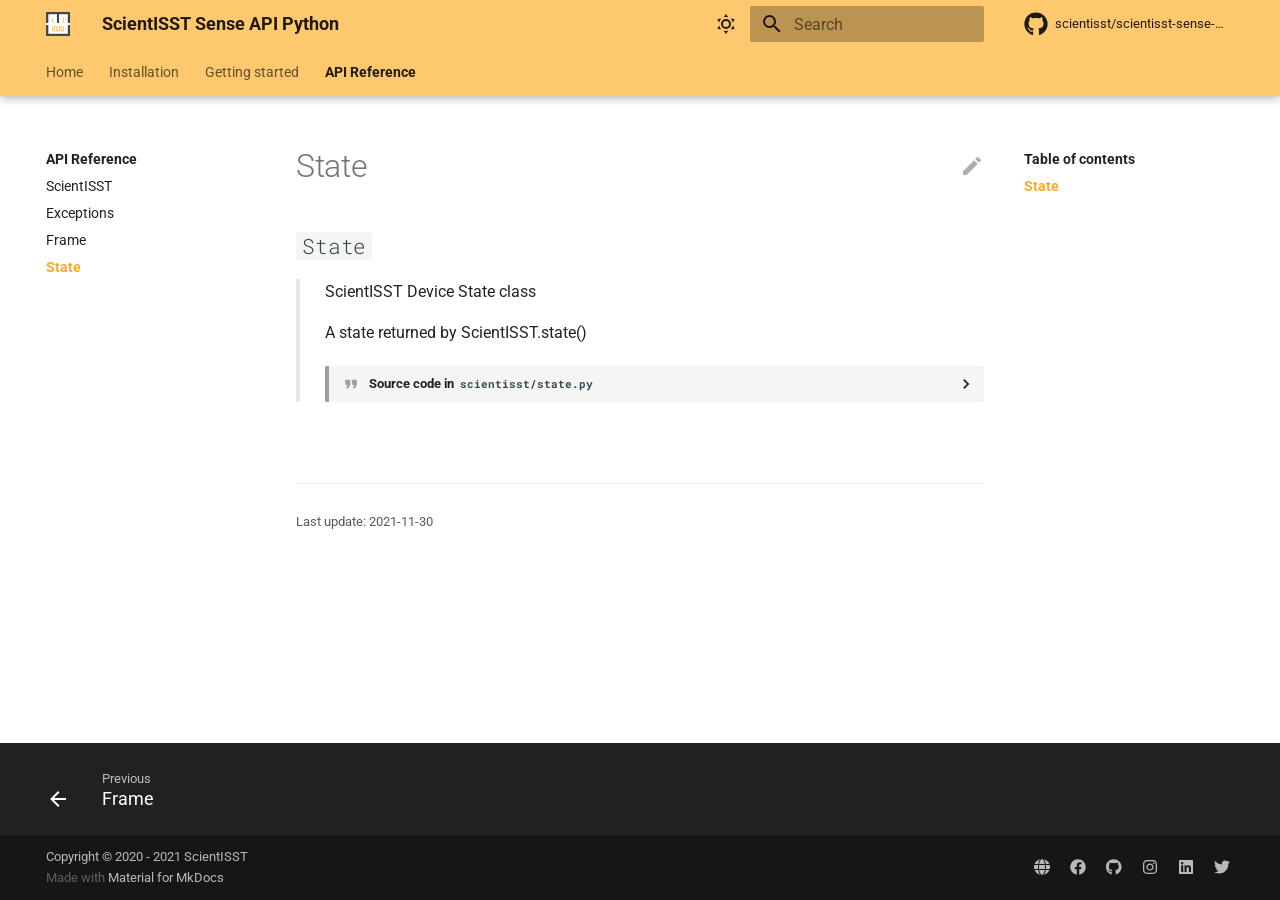
<file: reference/state-reference/index.html>
<!doctype html>
<html lang="en" class="no-js">
  <head>
    
      <meta charset="utf-8">
      <meta name="viewport" content="width=device-width,initial-scale=1">
      
      
      
      <link rel="icon" href="../../img/favicon.ico">
      <meta name="generator" content="mkdocs-1.2.3, mkdocs-material-8.2.5">
    
    
      
        <title>State - ScientISST Sense API Python</title>
      
    
    
      <link rel="stylesheet" href="../../assets/stylesheets/main.2d9f7617.min.css">
      
        
        <link rel="stylesheet" href="../../assets/stylesheets/palette.e6a45f82.min.css">
        
      
    
    
    
      
        
        
        <link rel="preconnect" href="https://fonts.gstatic.com" crossorigin>
        <link rel="stylesheet" href="https://fonts.googleapis.com/css?family=Roboto:300,300i,400,400i,700,700i%7CRoboto+Mono:400,400i,700,700i&display=fallback">
        <style>:root{--md-text-font:"Roboto";--md-code-font:"Roboto Mono"}</style>
      
    
    
      <link rel="stylesheet" href="../../assets/_mkdocstrings.css">
    
      <link rel="stylesheet" href="../../css/extra.css">
    
    <script>__md_scope=new URL("../..",location),__md_get=(e,_=localStorage,t=__md_scope)=>JSON.parse(_.getItem(t.pathname+"."+e)),__md_set=(e,_,t=localStorage,a=__md_scope)=>{try{t.setItem(a.pathname+"."+e,JSON.stringify(_))}catch(e){}}</script>
    
      

    
    
  </head>
  
  
    
    
      
    
    
    
    
    <body dir="ltr" data-md-color-scheme="default" data-md-color-primary="amber" data-md-color-accent="amber">
  
    
    
      <script>var palette=__md_get("__palette");if(palette&&"object"==typeof palette.color)for(var key of Object.keys(palette.color))document.body.setAttribute("data-md-color-"+key,palette.color[key])</script>
    
    <input class="md-toggle" data-md-toggle="drawer" type="checkbox" id="__drawer" autocomplete="off">
    <input class="md-toggle" data-md-toggle="search" type="checkbox" id="__search" autocomplete="off">
    <label class="md-overlay" for="__drawer"></label>
    <div data-md-component="skip">
      
        
        <a href="#scientisst.state.State" class="md-skip">
          Skip to content
        </a>
      
    </div>
    <div data-md-component="announce">
      
    </div>
    
    
      

  

<header class="md-header md-header--lifted" data-md-component="header">
  <nav class="md-header__inner md-grid" aria-label="Header">
    <a href="../.." title="ScientISST Sense API Python" class="md-header__button md-logo" aria-label="ScientISST Sense API Python" data-md-component="logo">
      
  <img src="../../img/logo.png" alt="logo">

    </a>
    <label class="md-header__button md-icon" for="__drawer">
      <svg xmlns="http://www.w3.org/2000/svg" viewBox="0 0 24 24"><path d="M3 6h18v2H3V6m0 5h18v2H3v-2m0 5h18v2H3v-2z"/></svg>
    </label>
    <div class="md-header__title" data-md-component="header-title">
      <div class="md-header__ellipsis">
        <div class="md-header__topic">
          <span class="md-ellipsis">
            ScientISST Sense API Python
          </span>
        </div>
        <div class="md-header__topic" data-md-component="header-topic">
          <span class="md-ellipsis">
            
              State
            
          </span>
        </div>
      </div>
    </div>
    
      <form class="md-header__option" data-md-component="palette">
        
          
          
          <input class="md-option" data-md-color-media="(prefers-color-scheme: light)" data-md-color-scheme="default" data-md-color-primary="amber" data-md-color-accent="amber"  aria-label="Switch to dark mode"  type="radio" name="__palette" id="__palette_1">
          
            <label class="md-header__button md-icon" title="Switch to dark mode" for="__palette_2" hidden>
              <svg xmlns="http://www.w3.org/2000/svg" viewBox="0 0 24 24"><path d="M12 7a5 5 0 0 1 5 5 5 5 0 0 1-5 5 5 5 0 0 1-5-5 5 5 0 0 1 5-5m0 2a3 3 0 0 0-3 3 3 3 0 0 0 3 3 3 3 0 0 0 3-3 3 3 0 0 0-3-3m0-7 2.39 3.42C13.65 5.15 12.84 5 12 5c-.84 0-1.65.15-2.39.42L12 2M3.34 7l4.16-.35A7.2 7.2 0 0 0 5.94 8.5c-.44.74-.69 1.5-.83 2.29L3.34 7m.02 10 1.76-3.77a7.131 7.131 0 0 0 2.38 4.14L3.36 17M20.65 7l-1.77 3.79a7.023 7.023 0 0 0-2.38-4.15l4.15.36m-.01 10-4.14.36c.59-.51 1.12-1.14 1.54-1.86.42-.73.69-1.5.83-2.29L20.64 17M12 22l-2.41-3.44c.74.27 1.55.44 2.41.44.82 0 1.63-.17 2.37-.44L12 22z"/></svg>
            </label>
          
        
          
          
          <input class="md-option" data-md-color-media="(prefers-color-scheme: dark)" data-md-color-scheme="slate" data-md-color-primary="" data-md-color-accent="amber"  aria-label="Switch to light mode"  type="radio" name="__palette" id="__palette_2">
          
            <label class="md-header__button md-icon" title="Switch to light mode" for="__palette_1" hidden>
              <svg xmlns="http://www.w3.org/2000/svg" viewBox="0 0 24 24"><path d="m17.75 4.09-2.53 1.94.91 3.06-2.63-1.81-2.63 1.81.91-3.06-2.53-1.94L12.44 4l1.06-3 1.06 3 3.19.09m3.5 6.91-1.64 1.25.59 1.98-1.7-1.17-1.7 1.17.59-1.98L15.75 11l2.06-.05L18.5 9l.69 1.95 2.06.05m-2.28 4.95c.83-.08 1.72 1.1 1.19 1.85-.32.45-.66.87-1.08 1.27C15.17 23 8.84 23 4.94 19.07c-3.91-3.9-3.91-10.24 0-14.14.4-.4.82-.76 1.27-1.08.75-.53 1.93.36 1.85 1.19-.27 2.86.69 5.83 2.89 8.02a9.96 9.96 0 0 0 8.02 2.89m-1.64 2.02a12.08 12.08 0 0 1-7.8-3.47c-2.17-2.19-3.33-5-3.49-7.82-2.81 3.14-2.7 7.96.31 10.98 3.02 3.01 7.84 3.12 10.98.31z"/></svg>
            </label>
          
        
      </form>
    
    
    
      <label class="md-header__button md-icon" for="__search">
        <svg xmlns="http://www.w3.org/2000/svg" viewBox="0 0 24 24"><path d="M9.5 3A6.5 6.5 0 0 1 16 9.5c0 1.61-.59 3.09-1.56 4.23l.27.27h.79l5 5-1.5 1.5-5-5v-.79l-.27-.27A6.516 6.516 0 0 1 9.5 16 6.5 6.5 0 0 1 3 9.5 6.5 6.5 0 0 1 9.5 3m0 2C7 5 5 7 5 9.5S7 14 9.5 14 14 12 14 9.5 12 5 9.5 5z"/></svg>
      </label>
      <div class="md-search" data-md-component="search" role="dialog">
  <label class="md-search__overlay" for="__search"></label>
  <div class="md-search__inner" role="search">
    <form class="md-search__form" name="search">
      <input type="text" class="md-search__input" name="query" aria-label="Search" placeholder="Search" autocapitalize="off" autocorrect="off" autocomplete="off" spellcheck="false" data-md-component="search-query" required>
      <label class="md-search__icon md-icon" for="__search">
        <svg xmlns="http://www.w3.org/2000/svg" viewBox="0 0 24 24"><path d="M9.5 3A6.5 6.5 0 0 1 16 9.5c0 1.61-.59 3.09-1.56 4.23l.27.27h.79l5 5-1.5 1.5-5-5v-.79l-.27-.27A6.516 6.516 0 0 1 9.5 16 6.5 6.5 0 0 1 3 9.5 6.5 6.5 0 0 1 9.5 3m0 2C7 5 5 7 5 9.5S7 14 9.5 14 14 12 14 9.5 12 5 9.5 5z"/></svg>
        <svg xmlns="http://www.w3.org/2000/svg" viewBox="0 0 24 24"><path d="M20 11v2H8l5.5 5.5-1.42 1.42L4.16 12l7.92-7.92L13.5 5.5 8 11h12z"/></svg>
      </label>
      <nav class="md-search__options" aria-label="Search">
        
        <button type="reset" class="md-search__icon md-icon" aria-label="Clear" tabindex="-1">
          <svg xmlns="http://www.w3.org/2000/svg" viewBox="0 0 24 24"><path d="M19 6.41 17.59 5 12 10.59 6.41 5 5 6.41 10.59 12 5 17.59 6.41 19 12 13.41 17.59 19 19 17.59 13.41 12 19 6.41z"/></svg>
        </button>
      </nav>
      
    </form>
    <div class="md-search__output">
      <div class="md-search__scrollwrap" data-md-scrollfix>
        <div class="md-search-result" data-md-component="search-result">
          <div class="md-search-result__meta">
            Initializing search
          </div>
          <ol class="md-search-result__list"></ol>
        </div>
      </div>
    </div>
  </div>
</div>
    
    
      <div class="md-header__source">
        <a href="https://github.com/scientisst/scientisst-sense-api-python/" title="Go to repository" class="md-source" data-md-component="source">
  <div class="md-source__icon md-icon">
    
    <svg xmlns="http://www.w3.org/2000/svg" viewBox="0 0 496 512"><!--! Font Awesome Free 6.0.0 by @fontawesome - https://fontawesome.com License - https://fontawesome.com/license/free (Icons: CC BY 4.0, Fonts: SIL OFL 1.1, Code: MIT License) Copyright 2022 Fonticons, Inc.--><path d="M165.9 397.4c0 2-2.3 3.6-5.2 3.6-3.3.3-5.6-1.3-5.6-3.6 0-2 2.3-3.6 5.2-3.6 3-.3 5.6 1.3 5.6 3.6zm-31.1-4.5c-.7 2 1.3 4.3 4.3 4.9 2.6 1 5.6 0 6.2-2s-1.3-4.3-4.3-5.2c-2.6-.7-5.5.3-6.2 2.3zm44.2-1.7c-2.9.7-4.9 2.6-4.6 4.9.3 2 2.9 3.3 5.9 2.6 2.9-.7 4.9-2.6 4.6-4.6-.3-1.9-3-3.2-5.9-2.9zM244.8 8C106.1 8 0 113.3 0 252c0 110.9 69.8 205.8 169.5 239.2 12.8 2.3 17.3-5.6 17.3-12.1 0-6.2-.3-40.4-.3-61.4 0 0-70 15-84.7-29.8 0 0-11.4-29.1-27.8-36.6 0 0-22.9-15.7 1.6-15.4 0 0 24.9 2 38.6 25.8 21.9 38.6 58.6 27.5 72.9 20.9 2.3-16 8.8-27.1 16-33.7-55.9-6.2-112.3-14.3-112.3-110.5 0-27.5 7.6-41.3 23.6-58.9-2.6-6.5-11.1-33.3 2.6-67.9 20.9-6.5 69 27 69 27 20-5.6 41.5-8.5 62.8-8.5s42.8 2.9 62.8 8.5c0 0 48.1-33.6 69-27 13.7 34.7 5.2 61.4 2.6 67.9 16 17.7 25.8 31.5 25.8 58.9 0 96.5-58.9 104.2-114.8 110.5 9.2 7.9 17 22.9 17 46.4 0 33.7-.3 75.4-.3 83.6 0 6.5 4.6 14.4 17.3 12.1C428.2 457.8 496 362.9 496 252 496 113.3 383.5 8 244.8 8zM97.2 352.9c-1.3 1-1 3.3.7 5.2 1.6 1.6 3.9 2.3 5.2 1 1.3-1 1-3.3-.7-5.2-1.6-1.6-3.9-2.3-5.2-1zm-10.8-8.1c-.7 1.3.3 2.9 2.3 3.9 1.6 1 3.6.7 4.3-.7.7-1.3-.3-2.9-2.3-3.9-2-.6-3.6-.3-4.3.7zm32.4 35.6c-1.6 1.3-1 4.3 1.3 6.2 2.3 2.3 5.2 2.6 6.5 1 1.3-1.3.7-4.3-1.3-6.2-2.2-2.3-5.2-2.6-6.5-1zm-11.4-14.7c-1.6 1-1.6 3.6 0 5.9 1.6 2.3 4.3 3.3 5.6 2.3 1.6-1.3 1.6-3.9 0-6.2-1.4-2.3-4-3.3-5.6-2z"/></svg>
  </div>
  <div class="md-source__repository">
    scientisst/scientisst-sense-api-python
  </div>
</a>
      </div>
    
  </nav>
  
    
      
<nav class="md-tabs" aria-label="Tabs" data-md-component="tabs">
  <div class="md-tabs__inner md-grid">
    <ul class="md-tabs__list">
      
        
  
  


  <li class="md-tabs__item">
    <a href="../.." class="md-tabs__link">
      Home
    </a>
  </li>

      
        
  
  


  <li class="md-tabs__item">
    <a href="../../installation/" class="md-tabs__link">
      Installation
    </a>
  </li>

      
        
  
  


  
  
  
    <li class="md-tabs__item">
      <a href="../../getting-started/sense/" class="md-tabs__link">
        Getting started
      </a>
    </li>
  

      
        
  
  
    
  


  
  
  
    <li class="md-tabs__item">
      <a href="../scientisst-reference/" class="md-tabs__link md-tabs__link--active">
        API Reference
      </a>
    </li>
  

      
    </ul>
  </div>
</nav>
    
  
</header>
    
    <div class="md-container" data-md-component="container">
      
      
        
      
      <main class="md-main" data-md-component="main">
        <div class="md-main__inner md-grid">
          
            
              
              <div class="md-sidebar md-sidebar--primary" data-md-component="sidebar" data-md-type="navigation" >
                <div class="md-sidebar__scrollwrap">
                  <div class="md-sidebar__inner">
                    

  


<nav class="md-nav md-nav--primary md-nav--lifted" aria-label="Navigation" data-md-level="0">
  <label class="md-nav__title" for="__drawer">
    <a href="../.." title="ScientISST Sense API Python" class="md-nav__button md-logo" aria-label="ScientISST Sense API Python" data-md-component="logo">
      
  <img src="../../img/logo.png" alt="logo">

    </a>
    ScientISST Sense API Python
  </label>
  
    <div class="md-nav__source">
      <a href="https://github.com/scientisst/scientisst-sense-api-python/" title="Go to repository" class="md-source" data-md-component="source">
  <div class="md-source__icon md-icon">
    
    <svg xmlns="http://www.w3.org/2000/svg" viewBox="0 0 496 512"><!--! Font Awesome Free 6.0.0 by @fontawesome - https://fontawesome.com License - https://fontawesome.com/license/free (Icons: CC BY 4.0, Fonts: SIL OFL 1.1, Code: MIT License) Copyright 2022 Fonticons, Inc.--><path d="M165.9 397.4c0 2-2.3 3.6-5.2 3.6-3.3.3-5.6-1.3-5.6-3.6 0-2 2.3-3.6 5.2-3.6 3-.3 5.6 1.3 5.6 3.6zm-31.1-4.5c-.7 2 1.3 4.3 4.3 4.9 2.6 1 5.6 0 6.2-2s-1.3-4.3-4.3-5.2c-2.6-.7-5.5.3-6.2 2.3zm44.2-1.7c-2.9.7-4.9 2.6-4.6 4.9.3 2 2.9 3.3 5.9 2.6 2.9-.7 4.9-2.6 4.6-4.6-.3-1.9-3-3.2-5.9-2.9zM244.8 8C106.1 8 0 113.3 0 252c0 110.9 69.8 205.8 169.5 239.2 12.8 2.3 17.3-5.6 17.3-12.1 0-6.2-.3-40.4-.3-61.4 0 0-70 15-84.7-29.8 0 0-11.4-29.1-27.8-36.6 0 0-22.9-15.7 1.6-15.4 0 0 24.9 2 38.6 25.8 21.9 38.6 58.6 27.5 72.9 20.9 2.3-16 8.8-27.1 16-33.7-55.9-6.2-112.3-14.3-112.3-110.5 0-27.5 7.6-41.3 23.6-58.9-2.6-6.5-11.1-33.3 2.6-67.9 20.9-6.5 69 27 69 27 20-5.6 41.5-8.5 62.8-8.5s42.8 2.9 62.8 8.5c0 0 48.1-33.6 69-27 13.7 34.7 5.2 61.4 2.6 67.9 16 17.7 25.8 31.5 25.8 58.9 0 96.5-58.9 104.2-114.8 110.5 9.2 7.9 17 22.9 17 46.4 0 33.7-.3 75.4-.3 83.6 0 6.5 4.6 14.4 17.3 12.1C428.2 457.8 496 362.9 496 252 496 113.3 383.5 8 244.8 8zM97.2 352.9c-1.3 1-1 3.3.7 5.2 1.6 1.6 3.9 2.3 5.2 1 1.3-1 1-3.3-.7-5.2-1.6-1.6-3.9-2.3-5.2-1zm-10.8-8.1c-.7 1.3.3 2.9 2.3 3.9 1.6 1 3.6.7 4.3-.7.7-1.3-.3-2.9-2.3-3.9-2-.6-3.6-.3-4.3.7zm32.4 35.6c-1.6 1.3-1 4.3 1.3 6.2 2.3 2.3 5.2 2.6 6.5 1 1.3-1.3.7-4.3-1.3-6.2-2.2-2.3-5.2-2.6-6.5-1zm-11.4-14.7c-1.6 1-1.6 3.6 0 5.9 1.6 2.3 4.3 3.3 5.6 2.3 1.6-1.3 1.6-3.9 0-6.2-1.4-2.3-4-3.3-5.6-2z"/></svg>
  </div>
  <div class="md-source__repository">
    scientisst/scientisst-sense-api-python
  </div>
</a>
    </div>
  
  <ul class="md-nav__list" data-md-scrollfix>
    
      
      
      

  
  
  
    <li class="md-nav__item">
      <a href="../.." class="md-nav__link">
        Home
      </a>
    </li>
  

    
      
      
      

  
  
  
    <li class="md-nav__item">
      <a href="../../installation/" class="md-nav__link">
        Installation
      </a>
    </li>
  

    
      
      
      

  
  
  
    
    <li class="md-nav__item md-nav__item--nested">
      
      
        <input class="md-nav__toggle md-toggle" data-md-toggle="__nav_3" type="checkbox" id="__nav_3" >
      
      
      
      
        <label class="md-nav__link" for="__nav_3">
          Getting started
          <span class="md-nav__icon md-icon"></span>
        </label>
      
      <nav class="md-nav" aria-label="Getting started" data-md-level="1">
        <label class="md-nav__title" for="__nav_3">
          <span class="md-nav__icon md-icon"></span>
          Getting started
        </label>
        <ul class="md-nav__list" data-md-scrollfix>
          
            
              
  
  
  
    <li class="md-nav__item">
      <a href="../../getting-started/sense/" class="md-nav__link">
        sense.py
      </a>
    </li>
  

            
          
            
              
  
  
  
    <li class="md-nav__item">
      <a href="../../getting-started/api/" class="md-nav__link">
        API
      </a>
    </li>
  

            
          
        </ul>
      </nav>
    </li>
  

    
      
      
      

  
  
    
  
  
    
    <li class="md-nav__item md-nav__item--active md-nav__item--nested">
      
      
        <input class="md-nav__toggle md-toggle" data-md-toggle="__nav_4" type="checkbox" id="__nav_4" checked>
      
      
      
      
        <label class="md-nav__link" for="__nav_4">
          API Reference
          <span class="md-nav__icon md-icon"></span>
        </label>
      
      <nav class="md-nav" aria-label="API Reference" data-md-level="1">
        <label class="md-nav__title" for="__nav_4">
          <span class="md-nav__icon md-icon"></span>
          API Reference
        </label>
        <ul class="md-nav__list" data-md-scrollfix>
          
            
              
  
  
  
    <li class="md-nav__item">
      <a href="../scientisst-reference/" class="md-nav__link">
        ScientISST
      </a>
    </li>
  

            
          
            
              
  
  
  
    <li class="md-nav__item">
      <a href="../exceptions-reference/" class="md-nav__link">
        Exceptions
      </a>
    </li>
  

            
          
            
              
  
  
  
    <li class="md-nav__item">
      <a href="../frame-reference/" class="md-nav__link">
        Frame
      </a>
    </li>
  

            
          
            
              
  
  
    
  
  
    <li class="md-nav__item md-nav__item--active">
      
      <input class="md-nav__toggle md-toggle" data-md-toggle="toc" type="checkbox" id="__toc">
      
      
      
        <label class="md-nav__link md-nav__link--active" for="__toc">
          State
          <span class="md-nav__icon md-icon"></span>
        </label>
      
      <a href="./" class="md-nav__link md-nav__link--active">
        State
      </a>
      
        

<nav class="md-nav md-nav--secondary" aria-label="Table of contents">
  
  
  
  
    <label class="md-nav__title" for="__toc">
      <span class="md-nav__icon md-icon"></span>
      Table of contents
    </label>
    <ul class="md-nav__list" data-md-component="toc" data-md-scrollfix>
      
        <li class="md-nav__item">
  <a href="#scientisst.state.State" class="md-nav__link">
    State
  </a>
  
</li>
      
    </ul>
  
</nav>
      
    </li>
  

            
          
        </ul>
      </nav>
    </li>
  

    
  </ul>
</nav>
                  </div>
                </div>
              </div>
            
            
              
              <div class="md-sidebar md-sidebar--secondary" data-md-component="sidebar" data-md-type="toc" >
                <div class="md-sidebar__scrollwrap">
                  <div class="md-sidebar__inner">
                    

<nav class="md-nav md-nav--secondary" aria-label="Table of contents">
  
  
  
  
    <label class="md-nav__title" for="__toc">
      <span class="md-nav__icon md-icon"></span>
      Table of contents
    </label>
    <ul class="md-nav__list" data-md-component="toc" data-md-scrollfix>
      
        <li class="md-nav__item">
  <a href="#scientisst.state.State" class="md-nav__link">
    State
  </a>
  
</li>
      
    </ul>
  
</nav>
                  </div>
                </div>
              </div>
            
          
          <div class="md-content" data-md-component="content">
            <article class="md-content__inner md-typeset">
              
                
<a href="https://github.com/scientisst/scientisst-sense-api-python/edit/master/docs/reference/state-reference.md" title="Edit this page" class="md-content__button md-icon">
  <svg xmlns="http://www.w3.org/2000/svg" viewBox="0 0 24 24"><path d="M20.71 7.04c.39-.39.39-1.04 0-1.41l-2.34-2.34c-.37-.39-1.02-.39-1.41 0l-1.84 1.83 3.75 3.75M3 17.25V21h3.75L17.81 9.93l-3.75-3.75L3 17.25z"/></svg>
</a>



  <h1>State</h1>

<div class="doc doc-object doc-module">


    <div class="doc doc-contents first">




  <div class="doc doc-children">







  <div class="doc doc-object doc-class">



<h2 class="doc doc-heading" id="scientisst.state.State">
        <code>
State        </code>



</h2>

    <div class="doc doc-contents ">

      <p>ScientISST Device State class</p>
<p>A state returned by ScientISST.state()</p>

        <details class="quote">
          <summary>Source code in <code>scientisst/state.py</code></summary>
          <div class="highlight"><pre><span></span><code><span class="k">class</span> <span class="nc">State</span><span class="p">:</span>
    <span class="sd">&quot;&quot;&quot;</span>
<span class="sd">    ScientISST Device State class</span>

<span class="sd">    A state returned by ScientISST.state()</span>

<span class="sd">    &quot;&quot;&quot;</span>

    <span class="n">a</span> <span class="o">=</span> <span class="p">[</span><span class="mi">0</span><span class="p">]</span> <span class="o">*</span> <span class="mi">8</span>
    <span class="n">digital</span> <span class="o">=</span> <span class="p">[</span><span class="mi">0</span><span class="p">]</span> <span class="o">*</span> <span class="mi">4</span>
    <span class="n">battery</span> <span class="o">=</span> <span class="kc">None</span>
    <span class="n">bat_threshold</span> <span class="o">=</span> <span class="kc">None</span>
</code></pre></div>
        </details>



  <div class="doc doc-children">















  </div>

    </div>

  </div>







  </div>

    </div>

  </div>

  <hr>
<div class="md-source-file">
  <small>
    
      Last update:
      2021-11-30
    
  </small>
</div>

              
            </article>
          </div>
        </div>
        
      </main>
      
        <footer class="md-footer">
  
    <nav class="md-footer__inner md-grid" aria-label="Footer">
      
        
        <a href="../frame-reference/" class="md-footer__link md-footer__link--prev" aria-label="Previous: Frame" rel="prev">
          <div class="md-footer__button md-icon">
            <svg xmlns="http://www.w3.org/2000/svg" viewBox="0 0 24 24"><path d="M20 11v2H8l5.5 5.5-1.42 1.42L4.16 12l7.92-7.92L13.5 5.5 8 11h12z"/></svg>
          </div>
          <div class="md-footer__title">
            <div class="md-ellipsis">
              <span class="md-footer__direction">
                Previous
              </span>
              Frame
            </div>
          </div>
        </a>
      
      
    </nav>
  
  <div class="md-footer-meta md-typeset">
    <div class="md-footer-meta__inner md-grid">
      <div class="md-copyright">
  
    <div class="md-copyright__highlight">
      Copyright &copy; 2020 - 2021 ScientISST
    </div>
  
  
    Made with
    <a href="https://squidfunk.github.io/mkdocs-material/" target="_blank" rel="noopener">
      Material for MkDocs
    </a>
  
</div>
      
        <div class="md-social">
  
    
    
      
      
    
    <a href="https://scientisst.com" target="_blank" rel="noopener" title="scientisst.com" class="md-social__link">
      <svg xmlns="http://www.w3.org/2000/svg" viewBox="0 0 512 512"><!--! Font Awesome Free 6.0.0 by @fontawesome - https://fontawesome.com License - https://fontawesome.com/license/free (Icons: CC BY 4.0, Fonts: SIL OFL 1.1, Code: MIT License) Copyright 2022 Fonticons, Inc.--><path d="M352 256c0 22.2-1.2 43.6-3.3 64H163.3c-2.1-20.4-4.2-41.8-4.2-64 0-22.2 2.1-43.6 4.2-64h185.4c2.1 20.4 3.3 41.8 3.3 64zm151.9-64c5.3 20.5 8.1 41.9 8.1 64s-2.8 43.5-8.1 64H380.8c2.1-20.6 3.2-42.9 3.2-64 0-22-1.1-43.4-3.2-64h123.1zm-10.5-32H376.7c-10-63.86-29.8-117.38-55.3-151.558C399.8 29.09 463.4 85.94 493.4 160zm-149.1 0H167.7c6.1-36.4 15.5-68.62 27-94.65 10.5-23.61 22.2-40.74 33.5-51.54C239.4 3.178 248.7 0 256 0c7.3 0 16.6 3.178 27.8 13.81 11.3 10.8 23 27.93 33.5 51.54 11.5 26.03 20.9 58.25 27 94.65zm-325.69 0C48.59 85.94 112.2 29.09 190.6 8.442 165.1 42.62 145.3 96.14 135.3 160H18.61zm112.59 32c-2.1 20.6-4.1 42-4.1 64 0 21.1 2 43.4 4.1 64H8.065C2.8 299.5 0 278.1 0 256s2.8-43.5 8.065-64H131.2zm63.5 254.6c-11.5-26-20.9-58.2-27-94.6h176.6c-6.1 36.4-15.5 68.6-27 94.6-10.5 23.7-22.2 40.8-33.5 51.6-11.2 10.6-20.5 13.8-28.7 13.8-6.4 0-15.7-3.2-26.9-13.8-11.3-10.8-23-27.9-33.5-51.6zm-4.1 57C112.2 482.9 48.59 426.1 18.61 352H135.3c10 63.9 29.8 117.4 55.3 151.6zm130.8 0c25.5-34.2 45.3-87.7 55.3-151.6h116.7c-30 74.1-93.6 130.9-172 151.6z"/></svg>
    </a>
  
    
    
      
      
    
    <a href="https://www.facebook.com/ScientISSThub" target="_blank" rel="noopener" title="www.facebook.com" class="md-social__link">
      <svg xmlns="http://www.w3.org/2000/svg" viewBox="0 0 512 512"><!--! Font Awesome Free 6.0.0 by @fontawesome - https://fontawesome.com License - https://fontawesome.com/license/free (Icons: CC BY 4.0, Fonts: SIL OFL 1.1, Code: MIT License) Copyright 2022 Fonticons, Inc.--><path d="M504 256C504 119 393 8 256 8S8 119 8 256c0 123.78 90.69 226.38 209.25 245V327.69h-63V256h63v-54.64c0-62.15 37-96.48 93.67-96.48 27.14 0 55.52 4.84 55.52 4.84v61h-31.28c-30.8 0-40.41 19.12-40.41 38.73V256h68.78l-11 71.69h-57.78V501C413.31 482.38 504 379.78 504 256z"/></svg>
    </a>
  
    
    
      
      
    
    <a href="https://github.com/ScientISST" target="_blank" rel="noopener" title="github.com" class="md-social__link">
      <svg xmlns="http://www.w3.org/2000/svg" viewBox="0 0 496 512"><!--! Font Awesome Free 6.0.0 by @fontawesome - https://fontawesome.com License - https://fontawesome.com/license/free (Icons: CC BY 4.0, Fonts: SIL OFL 1.1, Code: MIT License) Copyright 2022 Fonticons, Inc.--><path d="M165.9 397.4c0 2-2.3 3.6-5.2 3.6-3.3.3-5.6-1.3-5.6-3.6 0-2 2.3-3.6 5.2-3.6 3-.3 5.6 1.3 5.6 3.6zm-31.1-4.5c-.7 2 1.3 4.3 4.3 4.9 2.6 1 5.6 0 6.2-2s-1.3-4.3-4.3-5.2c-2.6-.7-5.5.3-6.2 2.3zm44.2-1.7c-2.9.7-4.9 2.6-4.6 4.9.3 2 2.9 3.3 5.9 2.6 2.9-.7 4.9-2.6 4.6-4.6-.3-1.9-3-3.2-5.9-2.9zM244.8 8C106.1 8 0 113.3 0 252c0 110.9 69.8 205.8 169.5 239.2 12.8 2.3 17.3-5.6 17.3-12.1 0-6.2-.3-40.4-.3-61.4 0 0-70 15-84.7-29.8 0 0-11.4-29.1-27.8-36.6 0 0-22.9-15.7 1.6-15.4 0 0 24.9 2 38.6 25.8 21.9 38.6 58.6 27.5 72.9 20.9 2.3-16 8.8-27.1 16-33.7-55.9-6.2-112.3-14.3-112.3-110.5 0-27.5 7.6-41.3 23.6-58.9-2.6-6.5-11.1-33.3 2.6-67.9 20.9-6.5 69 27 69 27 20-5.6 41.5-8.5 62.8-8.5s42.8 2.9 62.8 8.5c0 0 48.1-33.6 69-27 13.7 34.7 5.2 61.4 2.6 67.9 16 17.7 25.8 31.5 25.8 58.9 0 96.5-58.9 104.2-114.8 110.5 9.2 7.9 17 22.9 17 46.4 0 33.7-.3 75.4-.3 83.6 0 6.5 4.6 14.4 17.3 12.1C428.2 457.8 496 362.9 496 252 496 113.3 383.5 8 244.8 8zM97.2 352.9c-1.3 1-1 3.3.7 5.2 1.6 1.6 3.9 2.3 5.2 1 1.3-1 1-3.3-.7-5.2-1.6-1.6-3.9-2.3-5.2-1zm-10.8-8.1c-.7 1.3.3 2.9 2.3 3.9 1.6 1 3.6.7 4.3-.7.7-1.3-.3-2.9-2.3-3.9-2-.6-3.6-.3-4.3.7zm32.4 35.6c-1.6 1.3-1 4.3 1.3 6.2 2.3 2.3 5.2 2.6 6.5 1 1.3-1.3.7-4.3-1.3-6.2-2.2-2.3-5.2-2.6-6.5-1zm-11.4-14.7c-1.6 1-1.6 3.6 0 5.9 1.6 2.3 4.3 3.3 5.6 2.3 1.6-1.3 1.6-3.9 0-6.2-1.4-2.3-4-3.3-5.6-2z"/></svg>
    </a>
  
    
    
      
      
    
    <a href="https://www.instagram.com/scientissthub/" target="_blank" rel="noopener" title="www.instagram.com" class="md-social__link">
      <svg xmlns="http://www.w3.org/2000/svg" viewBox="0 0 448 512"><!--! Font Awesome Free 6.0.0 by @fontawesome - https://fontawesome.com License - https://fontawesome.com/license/free (Icons: CC BY 4.0, Fonts: SIL OFL 1.1, Code: MIT License) Copyright 2022 Fonticons, Inc.--><path d="M224.1 141c-63.6 0-114.9 51.3-114.9 114.9s51.3 114.9 114.9 114.9S339 319.5 339 255.9 287.7 141 224.1 141zm0 189.6c-41.1 0-74.7-33.5-74.7-74.7s33.5-74.7 74.7-74.7 74.7 33.5 74.7 74.7-33.6 74.7-74.7 74.7zm146.4-194.3c0 14.9-12 26.8-26.8 26.8-14.9 0-26.8-12-26.8-26.8s12-26.8 26.8-26.8 26.8 12 26.8 26.8zm76.1 27.2c-1.7-35.9-9.9-67.7-36.2-93.9-26.2-26.2-58-34.4-93.9-36.2-37-2.1-147.9-2.1-184.9 0-35.8 1.7-67.6 9.9-93.9 36.1s-34.4 58-36.2 93.9c-2.1 37-2.1 147.9 0 184.9 1.7 35.9 9.9 67.7 36.2 93.9s58 34.4 93.9 36.2c37 2.1 147.9 2.1 184.9 0 35.9-1.7 67.7-9.9 93.9-36.2 26.2-26.2 34.4-58 36.2-93.9 2.1-37 2.1-147.8 0-184.8zM398.8 388c-7.8 19.6-22.9 34.7-42.6 42.6-29.5 11.7-99.5 9-132.1 9s-102.7 2.6-132.1-9c-19.6-7.8-34.7-22.9-42.6-42.6-11.7-29.5-9-99.5-9-132.1s-2.6-102.7 9-132.1c7.8-19.6 22.9-34.7 42.6-42.6 29.5-11.7 99.5-9 132.1-9s102.7-2.6 132.1 9c19.6 7.8 34.7 22.9 42.6 42.6 11.7 29.5 9 99.5 9 132.1s2.7 102.7-9 132.1z"/></svg>
    </a>
  
    
    
      
      
    
    <a href="https://www.linkedin.com/company/scientisst" target="_blank" rel="noopener" title="www.linkedin.com" class="md-social__link">
      <svg xmlns="http://www.w3.org/2000/svg" viewBox="0 0 448 512"><!--! Font Awesome Free 6.0.0 by @fontawesome - https://fontawesome.com License - https://fontawesome.com/license/free (Icons: CC BY 4.0, Fonts: SIL OFL 1.1, Code: MIT License) Copyright 2022 Fonticons, Inc.--><path d="M416 32H31.9C14.3 32 0 46.5 0 64.3v383.4C0 465.5 14.3 480 31.9 480H416c17.6 0 32-14.5 32-32.3V64.3c0-17.8-14.4-32.3-32-32.3zM135.4 416H69V202.2h66.5V416zm-33.2-243c-21.3 0-38.5-17.3-38.5-38.5S80.9 96 102.2 96c21.2 0 38.5 17.3 38.5 38.5 0 21.3-17.2 38.5-38.5 38.5zm282.1 243h-66.4V312c0-24.8-.5-56.7-34.5-56.7-34.6 0-39.9 27-39.9 54.9V416h-66.4V202.2h63.7v29.2h.9c8.9-16.8 30.6-34.5 62.9-34.5 67.2 0 79.7 44.3 79.7 101.9V416z"/></svg>
    </a>
  
    
    
      
      
    
    <a href="https://twitter.com/ScientISSThub" target="_blank" rel="noopener" title="twitter.com" class="md-social__link">
      <svg xmlns="http://www.w3.org/2000/svg" viewBox="0 0 512 512"><!--! Font Awesome Free 6.0.0 by @fontawesome - https://fontawesome.com License - https://fontawesome.com/license/free (Icons: CC BY 4.0, Fonts: SIL OFL 1.1, Code: MIT License) Copyright 2022 Fonticons, Inc.--><path d="M459.37 151.716c.325 4.548.325 9.097.325 13.645 0 138.72-105.583 298.558-298.558 298.558-59.452 0-114.68-17.219-161.137-47.106 8.447.974 16.568 1.299 25.34 1.299 49.055 0 94.213-16.568 130.274-44.832-46.132-.975-84.792-31.188-98.112-72.772 6.498.974 12.995 1.624 19.818 1.624 9.421 0 18.843-1.3 27.614-3.573-48.081-9.747-84.143-51.98-84.143-102.985v-1.299c13.969 7.797 30.214 12.67 47.431 13.319-28.264-18.843-46.781-51.005-46.781-87.391 0-19.492 5.197-37.36 14.294-52.954 51.655 63.675 129.3 105.258 216.365 109.807-1.624-7.797-2.599-15.918-2.599-24.04 0-57.828 46.782-104.934 104.934-104.934 30.213 0 57.502 12.67 76.67 33.137 23.715-4.548 46.456-13.32 66.599-25.34-7.798 24.366-24.366 44.833-46.132 57.827 21.117-2.273 41.584-8.122 60.426-16.243-14.292 20.791-32.161 39.308-52.628 54.253z"/></svg>
    </a>
  
</div>
      
    </div>
  </div>
</footer>
      
    </div>
    <div class="md-dialog" data-md-component="dialog">
      <div class="md-dialog__inner md-typeset"></div>
    </div>
    <script id="__config" type="application/json">{"base": "../..", "features": ["navigation.tabs", "navigation.tabs.sticky", "navigation.sections"], "translations": {"clipboard.copy": "Copy to clipboard", "clipboard.copied": "Copied to clipboard", "search.config.lang": "en", "search.config.pipeline": "trimmer, stopWordFilter", "search.config.separator": "[\\s\\-]+", "search.placeholder": "Search", "search.result.placeholder": "Type to start searching", "search.result.none": "No matching documents", "search.result.one": "1 matching document", "search.result.other": "# matching documents", "search.result.more.one": "1 more on this page", "search.result.more.other": "# more on this page", "search.result.term.missing": "Missing", "select.version.title": "Select version"}, "search": "../../assets/javascripts/workers/search.bd0b6b67.min.js"}</script>
    
    
      <script src="../../assets/javascripts/bundle.467223ff.min.js"></script>
      
    
  </body>
</html>
</file>
<file: assets/_mkdocstrings.css>
/* Don't capitalize names. */
h5.doc-heading {
  text-transform: none !important;
}

/* Avoid breaking parameters name, etc. in table cells. */
.doc-contents td code {
  word-break: normal !important;
}

/* For pieces of Markdown rendered in table cells. */
.doc-contents td p {
  margin-top: 0 !important;
  margin-bottom: 0 !important;
}
</file>
<file: css/extra.css>
/* Indentation. */
div.doc-contents:not(.first) {
  padding-left: 25px;
  border-left: 4px solid rgba(230, 230, 230);
  margin-bottom: 80px;
}


[data-md-color-scheme="default"] {
    --md-primary-fg-color:       #FDC86E;
    --md-code-hl-constant-color: #FFA724;
    --md-typeset-a-color: #FFA724;
}

[data-md-color-scheme="slate"] {
    --md-primary-fg-color:       #272727;
    --md-code-hl-constant-color: #FDC86E;
    --md-typeset-a-color: #FFA724;
}

.md-typeset a code {
    color: #FFA724;
    font-weight: bold;
}

.md-nav__link--active {
    color: #FFA724 !important;
    font-weight: bold;
}

.md-tabs__link--active {
    font-weight: bold;
}
</file>
<file: assets/stylesheets/main.2d9f7617.min.css>
@charset "UTF-8";html{-webkit-text-size-adjust:none;-moz-text-size-adjust:none;-ms-text-size-adjust:none;text-size-adjust:none;box-sizing:border-box}*,:after,:before{box-sizing:inherit}@media (prefers-reduced-motion){*,:after,:before{transition:none!important}}body{margin:0}a,button,input,label{-webkit-tap-highlight-color:transparent}a{color:inherit;text-decoration:none}hr{border:0;box-sizing:content-box;display:block;height:.05rem;overflow:visible;padding:0}small{font-size:80%}sub,sup{line-height:1em}img{border-style:none}table{border-collapse:separate;border-spacing:0}td,th{font-weight:400;vertical-align:top}button{background:transparent;border:0;font-family:inherit;font-size:inherit;margin:0;padding:0}input{border:0;outline:none}:root{--md-default-fg-color:rgba(0,0,0,.87);--md-default-fg-color--light:rgba(0,0,0,.54);--md-default-fg-color--lighter:rgba(0,0,0,.32);--md-default-fg-color--lightest:rgba(0,0,0,.07);--md-default-bg-color:#fff;--md-default-bg-color--light:hsla(0,0%,100%,.7);--md-default-bg-color--lighter:hsla(0,0%,100%,.3);--md-default-bg-color--lightest:hsla(0,0%,100%,.12);--md-primary-fg-color:#4051b5;--md-primary-fg-color--light:#5d6cc0;--md-primary-fg-color--dark:#303fa1;--md-primary-bg-color:#fff;--md-primary-bg-color--light:hsla(0,0%,100%,.7);--md-accent-fg-color:#526cfe;--md-accent-fg-color--transparent:rgba(82,108,254,.1);--md-accent-bg-color:#fff;--md-accent-bg-color--light:hsla(0,0%,100%,.7);--md-shadow-z1:0 0.2rem 0.5rem rgba(0,0,0,.05),0 0 0.05rem rgba(0,0,0,.1);--md-shadow-z2:0 0.2rem 0.5rem rgba(0,0,0,.1),0 0 0.05rem rgba(0,0,0,.25);--md-shadow-z3:0 0.2rem 0.5rem rgba(0,0,0,.2),0 0 0.05rem rgba(0,0,0,.35)}:root>*{--md-code-fg-color:#36464e;--md-code-bg-color:#f5f5f5;--md-code-hl-color:rgba(255,255,0,.5);--md-code-hl-number-color:#d52a2a;--md-code-hl-special-color:#db1457;--md-code-hl-function-color:#a846b9;--md-code-hl-constant-color:#6e59d9;--md-code-hl-keyword-color:#3f6ec6;--md-code-hl-string-color:#1c7d4d;--md-code-hl-name-color:var(--md-code-fg-color);--md-code-hl-operator-color:var(--md-default-fg-color--light);--md-code-hl-punctuation-color:var(--md-default-fg-color--light);--md-code-hl-comment-color:var(--md-default-fg-color--light);--md-code-hl-generic-color:var(--md-default-fg-color--light);--md-code-hl-variable-color:var(--md-default-fg-color--light);--md-typeset-color:var(--md-default-fg-color);--md-typeset-a-color:var(--md-primary-fg-color);--md-typeset-mark-color:rgba(255,255,0,.5);--md-typeset-del-color:rgba(245,80,61,.15);--md-typeset-ins-color:rgba(11,213,112,.15);--md-typeset-kbd-color:#fafafa;--md-typeset-kbd-accent-color:#fff;--md-typeset-kbd-border-color:#b8b8b8;--md-typeset-table-color:rgba(0,0,0,.12);--md-admonition-fg-color:var(--md-default-fg-color);--md-admonition-bg-color:var(--md-default-bg-color);--md-footer-fg-color:#fff;--md-footer-fg-color--light:hsla(0,0%,100%,.7);--md-footer-fg-color--lighter:hsla(0,0%,100%,.3);--md-footer-bg-color:rgba(0,0,0,.87);--md-footer-bg-color--dark:rgba(0,0,0,.32)}.md-icon svg{fill:currentcolor;display:block;height:1.2rem;width:1.2rem}body{-webkit-font-smoothing:antialiased;-moz-osx-font-smoothing:grayscale;--md-text-font-family:var(--md-text-font,_),-apple-system,BlinkMacSystemFont,Helvetica,Arial,sans-serif;--md-code-font-family:var(--md-code-font,_),SFMono-Regular,Consolas,Menlo,monospace}body,input{font-feature-settings:"kern","liga";font-family:var(--md-text-font-family)}body,code,input,kbd,pre{color:var(--md-typeset-color)}code,kbd,pre{font-feature-settings:"kern";font-family:var(--md-code-font-family)}:root{--md-typeset-table-sort-icon:url('data:image/svg+xml;charset=utf-8,<svg xmlns="http://www.w3.org/2000/svg" viewBox="0 0 24 24"><path d="m18 21-4-4h3V7h-3l4-4 4 4h-3v10h3M2 19v-2h10v2M2 13v-2h7v2M2 7V5h4v2H2z"/></svg>');--md-typeset-table-sort-icon--asc:url('data:image/svg+xml;charset=utf-8,<svg xmlns="http://www.w3.org/2000/svg" viewBox="0 0 24 24"><path d="M19 17h3l-4 4-4-4h3V3h2M2 17h10v2H2M6 5v2H2V5m0 6h7v2H2v-2z"/></svg>');--md-typeset-table-sort-icon--desc:url('data:image/svg+xml;charset=utf-8,<svg xmlns="http://www.w3.org/2000/svg" viewBox="0 0 24 24"><path d="M19 7h3l-4-4-4 4h3v14h2M2 17h10v2H2M6 5v2H2V5m0 6h7v2H2v-2z"/></svg>')}.md-typeset{-webkit-print-color-adjust:exact;color-adjust:exact;font-size:.8rem;line-height:1.6}@media print{.md-typeset{font-size:.68rem}}.md-typeset blockquote,.md-typeset dl,.md-typeset figure,.md-typeset ol,.md-typeset pre,.md-typeset ul{margin-bottom:1em;margin-top:1em}.md-typeset h1{color:var(--md-default-fg-color--light);font-size:2em;line-height:1.3;margin:0 0 1.25em}.md-typeset h1,.md-typeset h2{font-weight:300;letter-spacing:-.01em}.md-typeset h2{font-size:1.5625em;line-height:1.4;margin:1.6em 0 .64em}.md-typeset h3{font-size:1.25em;font-weight:400;letter-spacing:-.01em;line-height:1.5;margin:1.6em 0 .8em}.md-typeset h2+h3{margin-top:.8em}.md-typeset h4{font-weight:700;letter-spacing:-.01em;margin:1em 0}.md-typeset h5,.md-typeset h6{color:var(--md-default-fg-color--light);font-size:.8em;font-weight:700;letter-spacing:-.01em;margin:1.25em 0}.md-typeset h5{text-transform:uppercase}.md-typeset hr{border-bottom:.05rem solid var(--md-default-fg-color--lightest);display:flow-root;margin:1.5em 0}.md-typeset a{color:var(--md-typeset-a-color);word-break:break-word}.md-typeset a,.md-typeset a:before{transition:color 125ms}.md-typeset a:focus,.md-typeset a:hover{color:var(--md-accent-fg-color)}.md-typeset a.focus-visible{outline-color:var(--md-accent-fg-color);outline-offset:.2rem}.md-typeset code,.md-typeset kbd,.md-typeset pre{color:var(--md-code-fg-color);direction:ltr}@media print{.md-typeset code,.md-typeset kbd,.md-typeset pre{white-space:pre-wrap}}.md-typeset code{background-color:var(--md-code-bg-color);border-radius:.1rem;-webkit-box-decoration-break:clone;box-decoration-break:clone;font-size:.85em;padding:0 .2941176471em;word-break:break-word}.md-typeset code:not(.focus-visible){-webkit-tap-highlight-color:transparent;outline:none}.md-typeset a code{color:currentcolor}.md-typeset pre{display:flow-root;line-height:1.4;position:relative}.md-typeset pre>code{-webkit-box-decoration-break:slice;box-decoration-break:slice;box-shadow:none;display:block;margin:0;outline-color:var(--md-accent-fg-color);overflow:auto;padding:.7720588235em 1.1764705882em;scrollbar-color:var(--md-default-fg-color--lighter) transparent;scrollbar-width:thin;touch-action:auto;word-break:normal}.md-typeset pre>code:hover{scrollbar-color:var(--md-accent-fg-color) transparent}.md-typeset pre>code::-webkit-scrollbar{height:.2rem;width:.2rem}.md-typeset pre>code::-webkit-scrollbar-thumb{background-color:var(--md-default-fg-color--lighter)}.md-typeset pre>code::-webkit-scrollbar-thumb:hover{background-color:var(--md-accent-fg-color)}.md-typeset kbd{background-color:var(--md-typeset-kbd-color);border-radius:.1rem;box-shadow:0 .1rem 0 .05rem var(--md-typeset-kbd-border-color),0 .1rem 0 var(--md-typeset-kbd-border-color),0 -.1rem .2rem var(--md-typeset-kbd-accent-color) inset;color:var(--md-default-fg-color);display:inline-block;font-size:.75em;padding:0 .6666666667em;vertical-align:text-top;word-break:break-word}.md-typeset mark{background-color:var(--md-typeset-mark-color);-webkit-box-decoration-break:clone;box-decoration-break:clone;color:inherit;word-break:break-word}.md-typeset abbr{border-bottom:.05rem dotted var(--md-default-fg-color--light);cursor:help;text-decoration:none}@media (hover:none){.md-typeset abbr{position:relative}.md-typeset abbr[title]:-webkit-any(:focus,:hover):after{background-color:var(--md-default-fg-color);border-radius:.1rem;box-shadow:var(--md-shadow-z3);color:var(--md-default-bg-color);content:attr(title);display:inline-block;font-size:.7rem;margin-top:2em;max-width:80%;min-width:-webkit-max-content;min-width:max-content;padding:.2rem .3rem;position:absolute;width:auto}.md-typeset abbr[title]:-moz-any(:focus,:hover):after{background-color:var(--md-default-fg-color);border-radius:.1rem;box-shadow:var(--md-shadow-z3);color:var(--md-default-bg-color);content:attr(title);display:inline-block;font-size:.7rem;margin-top:2em;max-width:80%;min-width:-moz-max-content;min-width:max-content;padding:.2rem .3rem;position:absolute;width:auto}[dir=ltr] .md-typeset abbr[title]:-webkit-any(:focus,:hover):after{left:0}[dir=ltr] .md-typeset abbr[title]:-moz-any(:focus,:hover):after{left:0}[dir=ltr] .md-typeset abbr[title]:is(:focus,:hover):after{left:0}[dir=rtl] .md-typeset abbr[title]:-webkit-any(:focus,:hover):after{right:0}[dir=rtl] .md-typeset abbr[title]:-moz-any(:focus,:hover):after{right:0}[dir=rtl] .md-typeset abbr[title]:is(:focus,:hover):after{right:0}.md-typeset abbr[title]:is(:focus,:hover):after{background-color:var(--md-default-fg-color);border-radius:.1rem;box-shadow:var(--md-shadow-z3);color:var(--md-default-bg-color);content:attr(title);display:inline-block;font-size:.7rem;margin-top:2em;max-width:80%;min-width:-webkit-max-content;min-width:-moz-max-content;min-width:max-content;padding:.2rem .3rem;position:absolute;width:auto}}.md-typeset small{opacity:.75}[dir=ltr] .md-typeset sub,[dir=ltr] .md-typeset sup{margin-left:.078125em}[dir=rtl] .md-typeset sub,[dir=rtl] .md-typeset sup{margin-right:.078125em}[dir=ltr] .md-typeset blockquote{padding-left:.6rem}[dir=rtl] .md-typeset blockquote{padding-right:.6rem}[dir=ltr] .md-typeset blockquote{border-left:.2rem solid var(--md-default-fg-color--lighter)}[dir=rtl] .md-typeset blockquote{border-right:.2rem solid var(--md-default-fg-color--lighter)}.md-typeset blockquote{color:var(--md-default-fg-color--light);margin-left:0;margin-right:0}.md-typeset ul{list-style-type:disc}[dir=ltr] .md-typeset ol,[dir=ltr] .md-typeset ul{margin-left:.625em}[dir=rtl] .md-typeset ol,[dir=rtl] .md-typeset ul{margin-right:.625em}.md-typeset ol,.md-typeset ul{padding:0}.md-typeset ol:not([hidden]),.md-typeset ul:not([hidden]){display:flow-root}.md-typeset ol ol,.md-typeset ul ol{list-style-type:lower-alpha}.md-typeset ol ol ol,.md-typeset ul ol ol{list-style-type:lower-roman}[dir=ltr] .md-typeset ol li,[dir=ltr] .md-typeset ul li{margin-left:1.25em}[dir=rtl] .md-typeset ol li,[dir=rtl] .md-typeset ul li{margin-right:1.25em}.md-typeset ol li,.md-typeset ul li{margin-bottom:.5em}.md-typeset ol li blockquote,.md-typeset ol li p,.md-typeset ul li blockquote,.md-typeset ul li p{margin:.5em 0}.md-typeset ol li:last-child,.md-typeset ul li:last-child{margin-bottom:0}.md-typeset ol li :-webkit-any(ul,ol),.md-typeset ul li :-webkit-any(ul,ol){margin-bottom:.5em;margin-top:.5em}.md-typeset ol li :-moz-any(ul,ol),.md-typeset ul li :-moz-any(ul,ol){margin-bottom:.5em;margin-top:.5em}[dir=ltr] .md-typeset ol li :-webkit-any(ul,ol),[dir=ltr] .md-typeset ul li :-webkit-any(ul,ol){margin-left:.625em}[dir=ltr] .md-typeset ol li :-moz-any(ul,ol),[dir=ltr] .md-typeset ul li :-moz-any(ul,ol){margin-left:.625em}[dir=ltr] .md-typeset ol li :is(ul,ol),[dir=ltr] .md-typeset ul li :is(ul,ol){margin-left:.625em}[dir=rtl] .md-typeset ol li :-webkit-any(ul,ol),[dir=rtl] .md-typeset ul li :-webkit-any(ul,ol){margin-right:.625em}[dir=rtl] .md-typeset ol li :-moz-any(ul,ol),[dir=rtl] .md-typeset ul li :-moz-any(ul,ol){margin-right:.625em}[dir=rtl] .md-typeset ol li :is(ul,ol),[dir=rtl] .md-typeset ul li :is(ul,ol){margin-right:.625em}.md-typeset ol li :is(ul,ol),.md-typeset ul li :is(ul,ol){margin-bottom:.5em;margin-top:.5em}[dir=ltr] .md-typeset dd{margin-left:1.875em}[dir=rtl] .md-typeset dd{margin-right:1.875em}.md-typeset dd{margin-bottom:1.5em;margin-top:1em}.md-typeset img,.md-typeset svg{height:auto;max-width:100%}.md-typeset img[align=left],.md-typeset svg[align=left]{margin:1em 1em 1em 0}.md-typeset img[align=right],.md-typeset svg[align=right]{margin:1em 0 1em 1em}.md-typeset img[align]:only-child,.md-typeset svg[align]:only-child{margin-top:0}.md-typeset img[src$="#only-dark"]{display:none}.md-typeset figure{display:flow-root;margin:1em auto;max-width:100%;text-align:center;width:-webkit-fit-content;width:-moz-fit-content;width:fit-content}.md-typeset figure img{display:block}.md-typeset figcaption{font-style:italic;margin:1em auto;max-width:24rem}.md-typeset iframe{max-width:100%}.md-typeset table:not([class]){background-color:var(--md-default-bg-color);border:.05rem solid var(--md-typeset-table-color);border-radius:.1rem;display:inline-block;font-size:.64rem;max-width:100%;overflow:auto;touch-action:auto}@media print{.md-typeset table:not([class]){display:table}}.md-typeset table:not([class])+*{margin-top:1.5em}.md-typeset table:not([class]) :-webkit-any(th,td)>:first-child{margin-top:0}.md-typeset table:not([class]) :-moz-any(th,td)>:first-child{margin-top:0}.md-typeset table:not([class]) :is(th,td)>:first-child{margin-top:0}.md-typeset table:not([class]) :-webkit-any(th,td)>:last-child{margin-bottom:0}.md-typeset table:not([class]) :-moz-any(th,td)>:last-child{margin-bottom:0}.md-typeset table:not([class]) :is(th,td)>:last-child{margin-bottom:0}.md-typeset table:not([class]) :-webkit-any(th,td):not([align]){text-align:left}.md-typeset table:not([class]) :-moz-any(th,td):not([align]){text-align:left}.md-typeset table:not([class]) :is(th,td):not([align]){text-align:left}[dir=rtl] .md-typeset table:not([class]) :-webkit-any(th,td):not([align]){text-align:right}[dir=rtl] .md-typeset table:not([class]) :-moz-any(th,td):not([align]){text-align:right}[dir=rtl] .md-typeset table:not([class]) :is(th,td):not([align]){text-align:right}.md-typeset table:not([class]) th{font-weight:700;min-width:5rem;padding:.9375em 1.25em;vertical-align:top}.md-typeset table:not([class]) th a{color:inherit}.md-typeset table:not([class]) td{border-top:.05rem solid var(--md-typeset-table-color);padding:.9375em 1.25em;vertical-align:top}.md-typeset table:not([class]) tbody tr{transition:background-color 125ms}.md-typeset table:not([class]) tbody tr:hover{background-color:rgba(0,0,0,.035);box-shadow:0 .05rem 0 var(--md-default-bg-color) inset}.md-typeset table:not([class]) a{word-break:normal}.md-typeset table th[role=columnheader]{cursor:pointer}[dir=ltr] .md-typeset table th[role=columnheader]:after{margin-left:.5em}[dir=rtl] .md-typeset table th[role=columnheader]:after{margin-right:.5em}.md-typeset table th[role=columnheader]:after{content:"";display:inline-block;height:1.2em;-webkit-mask-image:var(--md-typeset-table-sort-icon);mask-image:var(--md-typeset-table-sort-icon);-webkit-mask-repeat:no-repeat;mask-repeat:no-repeat;-webkit-mask-size:contain;mask-size:contain;transition:background-color 125ms;vertical-align:text-bottom;width:1.2em}.md-typeset table th[role=columnheader]:hover:after{background-color:var(--md-default-fg-color--lighter)}.md-typeset table th[role=columnheader][aria-sort=ascending]:after{background-color:var(--md-default-fg-color--light);-webkit-mask-image:var(--md-typeset-table-sort-icon--asc);mask-image:var(--md-typeset-table-sort-icon--asc)}.md-typeset table th[role=columnheader][aria-sort=descending]:after{background-color:var(--md-default-fg-color--light);-webkit-mask-image:var(--md-typeset-table-sort-icon--desc);mask-image:var(--md-typeset-table-sort-icon--desc)}.md-typeset__scrollwrap{margin:1em -.8rem;overflow-x:auto;touch-action:auto}.md-typeset__table{display:inline-block;margin-bottom:.5em;padding:0 .8rem}@media print{.md-typeset__table{display:block}}html .md-typeset__table table{display:table;margin:0;overflow:hidden;width:100%}@media screen and (max-width:44.9375em){.md-content__inner>pre{margin:1em -.8rem}.md-content__inner>pre code{border-radius:0}}.md-banner{background-color:var(--md-footer-bg-color);color:var(--md-footer-fg-color);overflow:auto}@media print{.md-banner{display:none}}.md-banner--warning{background:var(--md-typeset-mark-color);color:var(--md-default-fg-color)}.md-banner__inner{font-size:.7rem;margin:.6rem auto;padding:0 .8rem}html{font-size:125%;height:100%;overflow-x:hidden}@media screen and (min-width:100em){html{font-size:137.5%}}@media screen and (min-width:125em){html{font-size:150%}}body{background-color:var(--md-default-bg-color);display:flex;flex-direction:column;font-size:.5rem;min-height:100%;position:relative;width:100%}@media print{body{display:block}}@media screen and (max-width:59.9375em){body[data-md-state=lock]{position:fixed}}.md-grid{margin-left:auto;margin-right:auto;max-width:61rem}.md-container{display:flex;flex-direction:column;flex-grow:1}@media print{.md-container{display:block}}.md-main{flex-grow:1}.md-main__inner{display:flex;height:100%;margin-top:1.5rem}.md-ellipsis{overflow:hidden;text-overflow:ellipsis;white-space:nowrap}.md-toggle{display:none}.md-option{height:0;opacity:0;position:absolute;width:0}.md-option:checked+label:not([hidden]){display:block}.md-option.focus-visible+label{outline-color:var(--md-accent-fg-color);outline-style:auto}.md-skip{background-color:var(--md-default-fg-color);border-radius:.1rem;color:var(--md-default-bg-color);font-size:.64rem;margin:.5rem;opacity:0;outline-color:var(--md-accent-fg-color);padding:.3rem .5rem;position:fixed;transform:translateY(.4rem);z-index:-1}.md-skip:focus{opacity:1;transform:translateY(0);transition:transform .25s cubic-bezier(.4,0,.2,1),opacity 175ms 75ms;z-index:10}@page{margin:25mm}:root{--md-clipboard-icon:url('data:image/svg+xml;charset=utf-8,<svg xmlns="http://www.w3.org/2000/svg" viewBox="0 0 24 24"><path d="M19 21H8V7h11m0-2H8a2 2 0 0 0-2 2v14a2 2 0 0 0 2 2h11a2 2 0 0 0 2-2V7a2 2 0 0 0-2-2m-3-4H4a2 2 0 0 0-2 2v14h2V3h12V1z"/></svg>')}.md-clipboard{border-radius:.1rem;color:var(--md-default-fg-color--lightest);cursor:pointer;height:1.5em;outline-color:var(--md-accent-fg-color);outline-offset:.1rem;position:absolute;right:.5em;top:.5em;transition:color .25s;width:1.5em;z-index:1}@media print{.md-clipboard{display:none}}.md-clipboard:not(.focus-visible){-webkit-tap-highlight-color:transparent;outline:none}:hover>.md-clipboard{color:var(--md-default-fg-color--light)}.md-clipboard:-webkit-any(:focus,:hover){color:var(--md-accent-fg-color)}.md-clipboard:-moz-any(:focus,:hover){color:var(--md-accent-fg-color)}.md-clipboard:is(:focus,:hover){color:var(--md-accent-fg-color)}.md-clipboard:after{background-color:currentcolor;content:"";display:block;height:1.125em;margin:0 auto;-webkit-mask-image:var(--md-clipboard-icon);mask-image:var(--md-clipboard-icon);-webkit-mask-repeat:no-repeat;mask-repeat:no-repeat;-webkit-mask-size:contain;mask-size:contain;width:1.125em}.md-clipboard--inline{cursor:pointer}.md-clipboard--inline code{transition:color .25s,background-color .25s}.md-clipboard--inline:-webkit-any(:focus,:hover) code{background-color:var(--md-accent-fg-color--transparent);color:var(--md-accent-fg-color)}.md-clipboard--inline:-moz-any(:focus,:hover) code{background-color:var(--md-accent-fg-color--transparent);color:var(--md-accent-fg-color)}.md-clipboard--inline:is(:focus,:hover) code{background-color:var(--md-accent-fg-color--transparent);color:var(--md-accent-fg-color)}.md-content{flex-grow:1;min-width:0}.md-content__inner{margin:0 .8rem 1.2rem;padding-top:.6rem}@media screen and (min-width:76.25em){[dir=ltr] .md-sidebar--primary:not([hidden])~.md-content>.md-content__inner{margin-left:1.2rem}[dir=rtl] .md-sidebar--primary:not([hidden])~.md-content>.md-content__inner{margin-right:1.2rem}[dir=ltr] .md-sidebar--secondary:not([hidden])~.md-content>.md-content__inner{margin-right:1.2rem}[dir=rtl] .md-sidebar--secondary:not([hidden])~.md-content>.md-content__inner{margin-left:1.2rem}}.md-content__inner:before{content:"";display:block;height:.4rem}.md-content__inner>:last-child{margin-bottom:0}[dir=ltr] .md-content__button{margin-left:.4rem}[dir=rtl] .md-content__button{margin-right:.4rem}.md-content__button{float:right;margin:.4rem 0;padding:0}@media print{.md-content__button{display:none}}[dir=rtl] .md-content__button{float:left}.md-typeset .md-content__button{color:var(--md-default-fg-color--lighter)}.md-content__button svg{display:inline;vertical-align:top}[dir=rtl] .md-content__button svg{transform:scaleX(-1)}[dir=ltr] .md-dialog{right:.8rem}[dir=rtl] .md-dialog{left:.8rem}.md-dialog{background-color:var(--md-default-fg-color);border-radius:.1rem;bottom:.8rem;box-shadow:var(--md-shadow-z3);min-width:11.1rem;opacity:0;padding:.4rem .6rem;pointer-events:none;position:fixed;transform:translateY(100%);transition:transform 0ms .4s,opacity .4s;z-index:4}@media print{.md-dialog{display:none}}.md-dialog[data-md-state=open]{opacity:1;pointer-events:auto;transform:translateY(0);transition:transform .4s cubic-bezier(.075,.85,.175,1),opacity .4s}.md-dialog__inner{color:var(--md-default-bg-color);font-size:.7rem}.md-footer{background-color:var(--md-footer-bg-color);color:var(--md-footer-fg-color)}@media print{.md-footer{display:none}}.md-footer__inner{display:flex;justify-content:space-between;overflow:auto;padding:.2rem}.md-footer__link{display:flex;flex-grow:0.01;outline-color:var(--md-accent-fg-color);overflow:hidden;padding-bottom:.4rem;padding-top:1.4rem;transition:opacity .25s}.md-footer__link:-webkit-any(:focus,:hover){opacity:.7}.md-footer__link:-moz-any(:focus,:hover){opacity:.7}.md-footer__link:is(:focus,:hover){opacity:.7}[dir=rtl] .md-footer__link svg{transform:scaleX(-1)}@media screen and (max-width:44.9375em){.md-footer__link--prev .md-footer__title{display:none}}[dir=ltr] .md-footer__link--next{margin-left:auto}[dir=rtl] .md-footer__link--next{margin-right:auto}.md-footer__link--next{text-align:right}[dir=rtl] .md-footer__link--next{text-align:left}.md-footer__title{flex-grow:1;font-size:.9rem;line-height:2.4rem;max-width:calc(100% - 2.4rem);padding:0 1rem;position:relative}.md-footer__button{margin:.2rem;padding:.4rem}.md-footer__direction{font-size:.64rem;left:0;margin-top:-1rem;opacity:.7;padding:0 1rem;position:absolute;right:0}.md-footer-meta{background-color:var(--md-footer-bg-color--dark)}.md-footer-meta__inner{display:flex;flex-wrap:wrap;justify-content:space-between;padding:.2rem}html .md-footer-meta.md-typeset a{color:var(--md-footer-fg-color--light)}html .md-footer-meta.md-typeset a:-webkit-any(:focus,:hover){color:var(--md-footer-fg-color)}html .md-footer-meta.md-typeset a:-moz-any(:focus,:hover){color:var(--md-footer-fg-color)}html .md-footer-meta.md-typeset a:is(:focus,:hover){color:var(--md-footer-fg-color)}.md-copyright{color:var(--md-footer-fg-color--lighter);font-size:.64rem;margin:auto .6rem;padding:.4rem 0;width:100%}@media screen and (min-width:45em){.md-copyright{width:auto}}.md-copyright__highlight{color:var(--md-footer-fg-color--light)}.md-social{margin:0 .4rem;padding:.2rem 0 .6rem}@media screen and (min-width:45em){.md-social{padding:.6rem 0}}.md-social__link{display:inline-block;height:1.6rem;text-align:center;width:1.6rem}.md-social__link:before{line-height:1.9}.md-social__link svg{fill:currentcolor;max-height:.8rem;vertical-align:-25%}.md-typeset .md-button{border:.1rem solid;border-radius:.1rem;color:var(--md-primary-fg-color);cursor:pointer;display:inline-block;font-weight:700;padding:.625em 2em;transition:color 125ms,background-color 125ms,border-color 125ms}.md-typeset .md-button--primary{background-color:var(--md-primary-fg-color);border-color:var(--md-primary-fg-color);color:var(--md-primary-bg-color)}.md-typeset .md-button:-webkit-any(:focus,:hover){background-color:var(--md-accent-fg-color);border-color:var(--md-accent-fg-color);color:var(--md-accent-bg-color)}.md-typeset .md-button:-moz-any(:focus,:hover){background-color:var(--md-accent-fg-color);border-color:var(--md-accent-fg-color);color:var(--md-accent-bg-color)}.md-typeset .md-button:is(:focus,:hover){background-color:var(--md-accent-fg-color);border-color:var(--md-accent-fg-color);color:var(--md-accent-bg-color)}[dir=ltr] .md-typeset .md-input{border-top-left-radius:.1rem}[dir=rtl] .md-typeset .md-input{border-top-right-radius:.1rem}[dir=ltr] .md-typeset .md-input{border-top-right-radius:.1rem}[dir=rtl] .md-typeset .md-input{border-top-left-radius:.1rem}.md-typeset .md-input{border-bottom:.1rem solid var(--md-default-fg-color--lighter);box-shadow:var(--md-shadow-z1);font-size:.8rem;height:1.8rem;padding:0 .6rem;transition:border .25s,box-shadow .25s}.md-typeset .md-input:-webkit-any(:focus,:hover){border-bottom-color:var(--md-accent-fg-color);box-shadow:var(--md-shadow-z2)}.md-typeset .md-input:-moz-any(:focus,:hover){border-bottom-color:var(--md-accent-fg-color);box-shadow:var(--md-shadow-z2)}.md-typeset .md-input:is(:focus,:hover){border-bottom-color:var(--md-accent-fg-color);box-shadow:var(--md-shadow-z2)}.md-typeset .md-input--stretch{width:100%}.md-header{background-color:var(--md-primary-fg-color);box-shadow:0 0 .2rem transparent,0 .2rem .4rem transparent;color:var(--md-primary-bg-color);left:0;position:-webkit-sticky;position:sticky;right:0;top:0;z-index:4}@media print{.md-header{display:none}}.md-header[data-md-state=shadow]{box-shadow:0 0 .2rem rgba(0,0,0,.1),0 .2rem .4rem rgba(0,0,0,.2);transition:transform .25s cubic-bezier(.1,.7,.1,1),box-shadow .25s}.md-header[data-md-state=hidden]{transform:translateY(-100%);transition:transform .25s cubic-bezier(.8,0,.6,1),box-shadow .25s}.md-header__inner{align-items:center;display:flex;padding:0 .2rem}.md-header__button{color:currentcolor;cursor:pointer;margin:.2rem;outline-color:var(--md-accent-fg-color);padding:.4rem;position:relative;transition:opacity .25s;vertical-align:middle;z-index:1}.md-header__button:hover{opacity:.7}.md-header__button:not([hidden]){display:inline-block}.md-header__button:not(.focus-visible){-webkit-tap-highlight-color:transparent;outline:none}.md-header__button.md-logo{margin:.2rem;padding:.4rem}@media screen and (max-width:76.1875em){.md-header__button.md-logo{display:none}}.md-header__button.md-logo :-webkit-any(img,svg){fill:currentcolor;display:block;height:1.2rem;width:auto}.md-header__button.md-logo :-moz-any(img,svg){fill:currentcolor;display:block;height:1.2rem;width:auto}.md-header__button.md-logo :is(img,svg){fill:currentcolor;display:block;height:1.2rem;width:auto}@media screen and (min-width:60em){.md-header__button[for=__search]{display:none}}.no-js .md-header__button[for=__search]{display:none}[dir=rtl] .md-header__button[for=__search] svg{transform:scaleX(-1)}@media screen and (min-width:76.25em){.md-header__button[for=__drawer]{display:none}}.md-header__topic{display:flex;max-width:100%;position:absolute;transition:transform .4s cubic-bezier(.1,.7,.1,1),opacity .15s}.md-header__topic+.md-header__topic{opacity:0;pointer-events:none;transform:translateX(1.25rem);transition:transform .4s cubic-bezier(1,.7,.1,.1),opacity .15s;z-index:-1}[dir=rtl] .md-header__topic+.md-header__topic{transform:translateX(-1.25rem)}.md-header__topic:first-child{font-weight:700}[dir=ltr] .md-header__title{margin-right:.4rem}[dir=rtl] .md-header__title{margin-left:.4rem}[dir=ltr] .md-header__title{margin-left:1rem}[dir=rtl] .md-header__title{margin-right:1rem}.md-header__title{flex-grow:1;font-size:.9rem;height:2.4rem;line-height:2.4rem}.md-header__title[data-md-state=active] .md-header__topic{opacity:0;pointer-events:none;transform:translateX(-1.25rem);transition:transform .4s cubic-bezier(1,.7,.1,.1),opacity .15s;z-index:-1}[dir=rtl] .md-header__title[data-md-state=active] .md-header__topic{transform:translateX(1.25rem)}.md-header__title[data-md-state=active] .md-header__topic+.md-header__topic{opacity:1;pointer-events:auto;transform:translateX(0);transition:transform .4s cubic-bezier(.1,.7,.1,1),opacity .15s;z-index:0}.md-header__title>.md-header__ellipsis{height:100%;position:relative;width:100%}.md-header__option{display:flex;flex-shrink:0;max-width:100%;transition:max-width 0ms .25s,opacity .25s .25s;white-space:nowrap}[data-md-toggle=search]:checked~.md-header .md-header__option{max-width:0;opacity:0;transition:max-width 0ms,opacity 0ms}.md-header__source{display:none}@media screen and (min-width:60em){[dir=ltr] .md-header__source{margin-left:1rem}[dir=rtl] .md-header__source{margin-right:1rem}.md-header__source{display:block;max-width:11.7rem;width:11.7rem}}@media screen and (min-width:76.25em){[dir=ltr] .md-header__source{margin-left:1.4rem}[dir=rtl] .md-header__source{margin-right:1.4rem}}:root{--md-nav-icon--prev:url('data:image/svg+xml;charset=utf-8,<svg xmlns="http://www.w3.org/2000/svg" viewBox="0 0 24 24"><path d="M20 11v2H8l5.5 5.5-1.42 1.42L4.16 12l7.92-7.92L13.5 5.5 8 11h12z"/></svg>');--md-nav-icon--next:url('data:image/svg+xml;charset=utf-8,<svg xmlns="http://www.w3.org/2000/svg" viewBox="0 0 24 24"><path d="M8.59 16.58 13.17 12 8.59 7.41 10 6l6 6-6 6-1.41-1.42z"/></svg>');--md-toc-icon:url('data:image/svg+xml;charset=utf-8,<svg xmlns="http://www.w3.org/2000/svg" viewBox="0 0 24 24"><path d="M3 9h14V7H3v2m0 4h14v-2H3v2m0 4h14v-2H3v2m16 0h2v-2h-2v2m0-10v2h2V7h-2m0 6h2v-2h-2v2z"/></svg>')}.md-nav{font-size:.7rem;line-height:1.3}.md-nav__title{display:block;font-weight:700;overflow:hidden;padding:0 .6rem;text-overflow:ellipsis}.md-nav__title .md-nav__button{display:none}.md-nav__title .md-nav__button img{height:100%;width:auto}.md-nav__title .md-nav__button.md-logo :-webkit-any(img,svg){fill:currentcolor;display:block;height:2.4rem;max-width:100%;object-fit:contain;width:auto}.md-nav__title .md-nav__button.md-logo :-moz-any(img,svg){fill:currentcolor;display:block;height:2.4rem;max-width:100%;object-fit:contain;width:auto}.md-nav__title .md-nav__button.md-logo :is(img,svg){fill:currentcolor;display:block;height:2.4rem;max-width:100%;object-fit:contain;width:auto}.md-nav__list{list-style:none;margin:0;padding:0}.md-nav__item{padding:0 .6rem}[dir=ltr] .md-nav__item .md-nav__item{padding-right:0}[dir=rtl] .md-nav__item .md-nav__item{padding-left:0}.md-nav__link{align-items:center;cursor:pointer;display:flex;justify-content:space-between;margin-top:.625em;overflow:hidden;scroll-snap-align:start;text-overflow:ellipsis;transition:color 125ms}.md-nav__link[data-md-state=blur]{color:var(--md-default-fg-color--light)}.md-nav__item .md-nav__link--active{color:var(--md-typeset-a-color)}.md-nav__item .md-nav__link--index [href]{width:100%}.md-nav__link:-webkit-any(:focus,:hover){color:var(--md-accent-fg-color)}.md-nav__link:-moz-any(:focus,:hover){color:var(--md-accent-fg-color)}.md-nav__link:is(:focus,:hover){color:var(--md-accent-fg-color)}.md-nav__link.focus-visible{outline-color:var(--md-accent-fg-color);outline-offset:.2rem}.md-nav--primary .md-nav__link[for=__toc]{display:none}.md-nav--primary .md-nav__link[for=__toc] .md-icon:after{background-color:currentcolor;display:block;height:100%;-webkit-mask-image:var(--md-toc-icon);mask-image:var(--md-toc-icon);width:100%}.md-nav--primary .md-nav__link[for=__toc]~.md-nav{display:none}.md-nav__link>*{cursor:pointer;display:flex}.md-nav__icon{flex-shrink:0}.md-nav__source{display:none}@media screen and (max-width:76.1875em){.md-nav--primary,.md-nav--primary .md-nav{background-color:var(--md-default-bg-color);display:flex;flex-direction:column;height:100%;left:0;position:absolute;right:0;top:0;z-index:1}.md-nav--primary :-webkit-any(.md-nav__title,.md-nav__item){font-size:.8rem;line-height:1.5}.md-nav--primary :-moz-any(.md-nav__title,.md-nav__item){font-size:.8rem;line-height:1.5}.md-nav--primary :is(.md-nav__title,.md-nav__item){font-size:.8rem;line-height:1.5}.md-nav--primary .md-nav__title{background-color:var(--md-default-fg-color--lightest);color:var(--md-default-fg-color--light);cursor:pointer;font-weight:400;height:5.6rem;line-height:2.4rem;padding:3rem .8rem .2rem;position:relative;white-space:nowrap}[dir=ltr] .md-nav--primary .md-nav__title .md-nav__icon{left:.4rem}[dir=rtl] .md-nav--primary .md-nav__title .md-nav__icon{right:.4rem}.md-nav--primary .md-nav__title .md-nav__icon{display:block;height:1.2rem;margin:.2rem;position:absolute;top:.4rem;width:1.2rem}.md-nav--primary .md-nav__title .md-nav__icon:after{background-color:currentcolor;content:"";display:block;height:100%;-webkit-mask-image:var(--md-nav-icon--prev);mask-image:var(--md-nav-icon--prev);-webkit-mask-repeat:no-repeat;mask-repeat:no-repeat;-webkit-mask-size:contain;mask-size:contain;width:100%}.md-nav--primary .md-nav__title~.md-nav__list{background-color:var(--md-default-bg-color);box-shadow:0 .05rem 0 var(--md-default-fg-color--lightest) inset;overflow-y:auto;-ms-scroll-snap-type:y mandatory;scroll-snap-type:y mandatory;touch-action:pan-y}.md-nav--primary .md-nav__title~.md-nav__list>:first-child{border-top:0}.md-nav--primary .md-nav__title[for=__drawer]{background-color:var(--md-primary-fg-color);color:var(--md-primary-bg-color);font-weight:700}.md-nav--primary .md-nav__title .md-logo{display:block;left:.2rem;margin:.2rem;padding:.4rem;position:absolute;right:.2rem;top:.2rem}.md-nav--primary .md-nav__list{flex:1}.md-nav--primary .md-nav__item{border-top:.05rem solid var(--md-default-fg-color--lightest);padding:0}.md-nav--primary .md-nav__item--active>.md-nav__link{color:var(--md-typeset-a-color)}.md-nav--primary .md-nav__item--active>.md-nav__link:-webkit-any(:focus,:hover){color:var(--md-accent-fg-color)}.md-nav--primary .md-nav__item--active>.md-nav__link:-moz-any(:focus,:hover){color:var(--md-accent-fg-color)}.md-nav--primary .md-nav__item--active>.md-nav__link:is(:focus,:hover){color:var(--md-accent-fg-color)}.md-nav--primary .md-nav__link{margin-top:0;padding:.6rem .8rem}[dir=ltr] .md-nav--primary .md-nav__link .md-nav__icon{margin-right:-.2rem}[dir=rtl] .md-nav--primary .md-nav__link .md-nav__icon{margin-left:-.2rem}.md-nav--primary .md-nav__link .md-nav__icon{font-size:1.2rem;height:1.2rem;width:1.2rem}.md-nav--primary .md-nav__link .md-nav__icon:after{background-color:currentcolor;content:"";display:block;height:100%;-webkit-mask-image:var(--md-nav-icon--next);mask-image:var(--md-nav-icon--next);-webkit-mask-repeat:no-repeat;mask-repeat:no-repeat;-webkit-mask-size:contain;mask-size:contain;width:100%}[dir=rtl] .md-nav--primary .md-nav__icon:after{transform:scale(-1)}.md-nav--primary .md-nav--secondary .md-nav{background-color:transparent;position:static}[dir=ltr] .md-nav--primary .md-nav--secondary .md-nav .md-nav__link{padding-left:1.4rem}[dir=rtl] .md-nav--primary .md-nav--secondary .md-nav .md-nav__link{padding-right:1.4rem}[dir=ltr] .md-nav--primary .md-nav--secondary .md-nav .md-nav .md-nav__link{padding-left:2rem}[dir=rtl] .md-nav--primary .md-nav--secondary .md-nav .md-nav .md-nav__link{padding-right:2rem}[dir=ltr] .md-nav--primary .md-nav--secondary .md-nav .md-nav .md-nav .md-nav__link{padding-left:2.6rem}[dir=rtl] .md-nav--primary .md-nav--secondary .md-nav .md-nav .md-nav .md-nav__link{padding-right:2.6rem}[dir=ltr] .md-nav--primary .md-nav--secondary .md-nav .md-nav .md-nav .md-nav .md-nav__link{padding-left:3.2rem}[dir=rtl] .md-nav--primary .md-nav--secondary .md-nav .md-nav .md-nav .md-nav .md-nav__link{padding-right:3.2rem}.md-nav--secondary{background-color:transparent}.md-nav__toggle~.md-nav{display:flex;opacity:0;transform:translateX(100%);transition:transform .25s cubic-bezier(.8,0,.6,1),opacity 125ms 50ms}[dir=rtl] .md-nav__toggle~.md-nav{transform:translateX(-100%)}.md-nav__toggle:checked~.md-nav{opacity:1;transform:translateX(0);transition:transform .25s cubic-bezier(.4,0,.2,1),opacity 125ms 125ms}.md-nav__toggle:checked~.md-nav>.md-nav__list{-webkit-backface-visibility:hidden;backface-visibility:hidden}}@media screen and (max-width:59.9375em){.md-nav--primary .md-nav__link[for=__toc]{display:flex}.md-nav--primary .md-nav__link[for=__toc] .md-icon:after{content:""}.md-nav--primary .md-nav__link[for=__toc]+.md-nav__link{display:none}.md-nav--primary .md-nav__link[for=__toc]~.md-nav{display:flex}.md-nav__source{background-color:var(--md-primary-fg-color--dark);color:var(--md-primary-bg-color);display:block;padding:0 .2rem}}@media screen and (min-width:60em) and (max-width:76.1875em){.md-nav--integrated .md-nav__link[for=__toc]{display:flex}.md-nav--integrated .md-nav__link[for=__toc] .md-icon:after{content:""}.md-nav--integrated .md-nav__link[for=__toc]+.md-nav__link{display:none}.md-nav--integrated .md-nav__link[for=__toc]~.md-nav{display:flex}}@media screen and (min-width:60em){.md-nav--secondary .md-nav__title[for=__toc]{scroll-snap-align:start}.md-nav--secondary .md-nav__title .md-nav__icon{display:none}}@media screen and (min-width:76.25em){.md-nav{transition:max-height .25s cubic-bezier(.86,0,.07,1)}.md-nav--primary .md-nav__title[for=__drawer]{scroll-snap-align:start}.md-nav--primary .md-nav__title .md-nav__icon{display:none}.md-nav__toggle~.md-nav{display:none}.md-nav__toggle:-webkit-any(:checked,:indeterminate)~.md-nav{display:block}.md-nav__toggle:-moz-any(:checked,:indeterminate)~.md-nav{display:block}.md-nav__toggle:is(:checked,:indeterminate)~.md-nav{display:block}.md-nav__item--nested>.md-nav>.md-nav__title{display:none}.md-nav__item--section{display:block;margin:1.25em 0}.md-nav__item--section:last-child{margin-bottom:0}.md-nav__item--section>.md-nav__link{font-weight:700;pointer-events:none}.md-nav__item--section>.md-nav__link--index [href]{pointer-events:auto}.md-nav__item--section>.md-nav__link .md-nav__icon{display:none}.md-nav__item--section>.md-nav{display:block}.md-nav__item--section>.md-nav>.md-nav__list>.md-nav__item{padding:0}.md-nav__icon{border-radius:100%;float:right;height:.9rem;transition:background-color .25s,transform .25s;width:.9rem}[dir=rtl] .md-nav__icon{float:left;transform:rotate(180deg)}.md-nav__icon:hover{background-color:var(--md-accent-fg-color--transparent)}.md-nav__icon:after{background-color:currentcolor;content:"";display:inline-block;height:100%;-webkit-mask-image:var(--md-nav-icon--next);mask-image:var(--md-nav-icon--next);-webkit-mask-repeat:no-repeat;mask-repeat:no-repeat;-webkit-mask-size:contain;mask-size:contain;vertical-align:-.1rem;width:100%}.md-nav__item--nested .md-nav__toggle:checked~.md-nav__link .md-nav__icon,.md-nav__item--nested .md-nav__toggle:indeterminate~.md-nav__link .md-nav__icon{transform:rotate(90deg)}.md-nav--lifted>.md-nav__list>.md-nav__item--nested,.md-nav--lifted>.md-nav__title{display:none}.md-nav--lifted>.md-nav__list>.md-nav__item{display:none}.md-nav--lifted>.md-nav__list>.md-nav__item--active{display:block;padding:0}.md-nav--lifted>.md-nav__list>.md-nav__item--active>.md-nav__link{font-weight:700;margin-top:0;padding:0 .6rem;pointer-events:none}.md-nav--lifted>.md-nav__list>.md-nav__item--active>.md-nav__link--index [href]{pointer-events:auto}.md-nav--lifted>.md-nav__list>.md-nav__item--active>.md-nav__link .md-nav__icon{display:none}.md-nav--lifted .md-nav[data-md-level="1"]{display:block}[dir=ltr] .md-nav--lifted .md-nav[data-md-level="1"]>.md-nav__list>.md-nav__item{padding-right:.6rem}[dir=rtl] .md-nav--lifted .md-nav[data-md-level="1"]>.md-nav__list>.md-nav__item{padding-left:.6rem}.md-nav--integrated>.md-nav__list>.md-nav__item--active:not(.md-nav__item--nested){padding:0 .6rem}.md-nav--integrated>.md-nav__list>.md-nav__item--active:not(.md-nav__item--nested)>.md-nav__link{padding:0}[dir=ltr] .md-nav--integrated>.md-nav__list>.md-nav__item--active .md-nav--secondary{border-left:.05rem solid var(--md-primary-fg-color)}[dir=rtl] .md-nav--integrated>.md-nav__list>.md-nav__item--active .md-nav--secondary{border-right:.05rem solid var(--md-primary-fg-color)}.md-nav--integrated>.md-nav__list>.md-nav__item--active .md-nav--secondary{display:block;margin-bottom:1.25em}.md-nav--integrated>.md-nav__list>.md-nav__item--active .md-nav--secondary>.md-nav__title{display:none}}:root{--md-search-result-icon:url('data:image/svg+xml;charset=utf-8,<svg xmlns="http://www.w3.org/2000/svg" viewBox="0 0 24 24"><path d="M14 2H6a2 2 0 0 0-2 2v16a2 2 0 0 0 2 2h7c-.41-.25-.8-.56-1.14-.9-.33-.33-.61-.7-.86-1.1H6V4h7v5h5v1.18c.71.16 1.39.43 2 .82V8l-6-6m6.31 16.9c1.33-2.11.69-4.9-1.4-6.22-2.11-1.33-4.91-.68-6.22 1.4-1.34 2.11-.69 4.89 1.4 6.22 1.46.93 3.32.93 4.79.02L22 23.39 23.39 22l-3.08-3.1m-3.81.1a2.5 2.5 0 0 1-2.5-2.5 2.5 2.5 0 0 1 2.5-2.5 2.5 2.5 0 0 1 2.5 2.5 2.5 2.5 0 0 1-2.5 2.5z"/></svg>')}.md-search{position:relative}@media screen and (min-width:60em){.md-search{padding:.2rem 0}}.no-js .md-search{display:none}.md-search__overlay{opacity:0;z-index:1}@media screen and (max-width:59.9375em){[dir=ltr] .md-search__overlay{left:-2.2rem}[dir=rtl] .md-search__overlay{right:-2.2rem}.md-search__overlay{background-color:var(--md-default-bg-color);border-radius:1rem;height:2rem;overflow:hidden;pointer-events:none;position:absolute;top:-1rem;transform-origin:center;transition:transform .3s .1s,opacity .2s .2s;width:2rem}[data-md-toggle=search]:checked~.md-header .md-search__overlay{opacity:1;transition:transform .4s,opacity .1s}}@media screen and (min-width:60em){[dir=ltr] .md-search__overlay{left:0}[dir=rtl] .md-search__overlay{right:0}.md-search__overlay{background-color:rgba(0,0,0,.54);cursor:pointer;height:0;position:fixed;top:0;transition:width 0ms .25s,height 0ms .25s,opacity .25s;width:0}[data-md-toggle=search]:checked~.md-header .md-search__overlay{height:200vh;opacity:1;transition:width 0ms,height 0ms,opacity .25s;width:100%}}@media screen and (max-width:29.9375em){[data-md-toggle=search]:checked~.md-header .md-search__overlay{transform:scale(45)}}@media screen and (min-width:30em) and (max-width:44.9375em){[data-md-toggle=search]:checked~.md-header .md-search__overlay{transform:scale(60)}}@media screen and (min-width:45em) and (max-width:59.9375em){[data-md-toggle=search]:checked~.md-header .md-search__overlay{transform:scale(75)}}.md-search__inner{-webkit-backface-visibility:hidden;backface-visibility:hidden}@media screen and (max-width:59.9375em){[dir=ltr] .md-search__inner{left:0}[dir=rtl] .md-search__inner{right:0}.md-search__inner{height:0;opacity:0;overflow:hidden;position:fixed;top:0;transform:translateX(5%);transition:width 0ms .3s,height 0ms .3s,transform .15s cubic-bezier(.4,0,.2,1) .15s,opacity .15s .15s;width:0;z-index:2}[dir=rtl] .md-search__inner{transform:translateX(-5%)}[data-md-toggle=search]:checked~.md-header .md-search__inner{height:100%;opacity:1;transform:translateX(0);transition:width 0ms 0ms,height 0ms 0ms,transform .15s cubic-bezier(.1,.7,.1,1) .15s,opacity .15s .15s;width:100%}}@media screen and (min-width:60em){.md-search__inner{float:right;padding:.1rem 0;position:relative;transition:width .25s cubic-bezier(.1,.7,.1,1);width:11.7rem}[dir=rtl] .md-search__inner{float:left}}@media screen and (min-width:60em) and (max-width:76.1875em){[data-md-toggle=search]:checked~.md-header .md-search__inner{width:23.4rem}}@media screen and (min-width:76.25em){[data-md-toggle=search]:checked~.md-header .md-search__inner{width:34.4rem}}.md-search__form{background-color:var(--md-default-bg-color);box-shadow:0 0 .6rem transparent;height:2.4rem;position:relative;transition:color .25s,background-color .25s;z-index:2}@media screen and (min-width:60em){.md-search__form{background-color:rgba(0,0,0,.26);border-radius:.1rem;height:1.8rem}.md-search__form:hover{background-color:hsla(0,0%,100%,.12)}}[data-md-toggle=search]:checked~.md-header .md-search__form{background-color:var(--md-default-bg-color);border-radius:.1rem .1rem 0 0;box-shadow:0 0 .6rem rgba(0,0,0,.07);color:var(--md-default-fg-color)}[dir=ltr] .md-search__input{padding-left:3.6rem;padding-right:2.2rem}[dir=rtl] .md-search__input{padding-left:2.2rem;padding-right:3.6rem}.md-search__input{background:transparent;font-size:.9rem;height:100%;position:relative;text-overflow:ellipsis;width:100%;z-index:2}.md-search__input::-moz-placeholder{-moz-transition:color .25s;transition:color .25s}.md-search__input::-ms-input-placeholder{-ms-transition:color .25s;transition:color .25s}.md-search__input::placeholder{transition:color .25s}.md-search__input::-moz-placeholder{color:var(--md-default-fg-color--light)}.md-search__input::-ms-input-placeholder{color:var(--md-default-fg-color--light)}.md-search__input::placeholder,.md-search__input~.md-search__icon{color:var(--md-default-fg-color--light)}.md-search__input::-ms-clear{display:none}@media screen and (max-width:59.9375em){.md-search__input{font-size:.9rem;height:2.4rem;width:100%}}@media screen and (min-width:60em){[dir=ltr] .md-search__input{padding-left:2.2rem}[dir=rtl] .md-search__input{padding-right:2.2rem}.md-search__input{color:inherit;font-size:.8rem}.md-search__input::-moz-placeholder{color:var(--md-primary-bg-color--light)}.md-search__input::-ms-input-placeholder{color:var(--md-primary-bg-color--light)}.md-search__input::placeholder{color:var(--md-primary-bg-color--light)}.md-search__input+.md-search__icon{color:var(--md-primary-bg-color)}[data-md-toggle=search]:checked~.md-header .md-search__input{text-overflow:clip}[data-md-toggle=search]:checked~.md-header .md-search__input::-moz-placeholder{color:var(--md-default-fg-color--light)}[data-md-toggle=search]:checked~.md-header .md-search__input::-ms-input-placeholder{color:var(--md-default-fg-color--light)}[data-md-toggle=search]:checked~.md-header .md-search__input+.md-search__icon,[data-md-toggle=search]:checked~.md-header .md-search__input::placeholder{color:var(--md-default-fg-color--light)}}.md-search__icon{cursor:pointer;display:inline-block;height:1.2rem;transition:color .25s,opacity .25s;width:1.2rem}.md-search__icon:hover{opacity:.7}[dir=ltr] .md-search__icon[for=__search]{left:.5rem}[dir=rtl] .md-search__icon[for=__search]{right:.5rem}.md-search__icon[for=__search]{position:absolute;top:.3rem;z-index:2}[dir=rtl] .md-search__icon[for=__search] svg{transform:scaleX(-1)}@media screen and (max-width:59.9375em){[dir=ltr] .md-search__icon[for=__search]{left:.8rem}[dir=rtl] .md-search__icon[for=__search]{right:.8rem}.md-search__icon[for=__search]{top:.6rem}.md-search__icon[for=__search] svg:first-child{display:none}}@media screen and (min-width:60em){.md-search__icon[for=__search]{pointer-events:none}.md-search__icon[for=__search] svg:last-child{display:none}}[dir=ltr] .md-search__options{right:.5rem}[dir=rtl] .md-search__options{left:.5rem}.md-search__options{pointer-events:none;position:absolute;top:.3rem;z-index:2}@media screen and (max-width:59.9375em){[dir=ltr] .md-search__options{right:.8rem}[dir=rtl] .md-search__options{left:.8rem}.md-search__options{top:.6rem}}[dir=ltr] .md-search__options>*{margin-left:.2rem}[dir=rtl] .md-search__options>*{margin-right:.2rem}.md-search__options>*{color:var(--md-default-fg-color--light);opacity:0;transform:scale(.75);transition:transform .15s cubic-bezier(.1,.7,.1,1),opacity .15s}.md-search__options>:not(.focus-visible){-webkit-tap-highlight-color:transparent;outline:none}[data-md-toggle=search]:checked~.md-header .md-search__input:valid~.md-search__options>*{opacity:1;pointer-events:auto;transform:scale(1)}[data-md-toggle=search]:checked~.md-header .md-search__input:valid~.md-search__options>:hover{opacity:.7}[dir=ltr] .md-search__suggest{padding-left:3.6rem;padding-right:2.2rem}[dir=rtl] .md-search__suggest{padding-left:2.2rem;padding-right:3.6rem}.md-search__suggest{align-items:center;color:var(--md-default-fg-color--lighter);display:flex;font-size:.9rem;height:100%;opacity:0;position:absolute;top:0;transition:opacity 50ms;white-space:nowrap;width:100%}@media screen and (min-width:60em){[dir=ltr] .md-search__suggest{padding-left:2.2rem}[dir=rtl] .md-search__suggest{padding-right:2.2rem}.md-search__suggest{font-size:.8rem}}[data-md-toggle=search]:checked~.md-header .md-search__suggest{opacity:1;transition:opacity .3s .1s}[dir=ltr] .md-search__output{border-bottom-left-radius:.1rem}[dir=rtl] .md-search__output{border-bottom-right-radius:.1rem}[dir=ltr] .md-search__output{border-bottom-right-radius:.1rem}[dir=rtl] .md-search__output{border-bottom-left-radius:.1rem}.md-search__output{overflow:hidden;position:absolute;width:100%;z-index:1}@media screen and (max-width:59.9375em){.md-search__output{bottom:0;top:2.4rem}}@media screen and (min-width:60em){.md-search__output{opacity:0;top:1.9rem;transition:opacity .4s}[data-md-toggle=search]:checked~.md-header .md-search__output{box-shadow:var(--md-shadow-z3);opacity:1}}.md-search__scrollwrap{-webkit-backface-visibility:hidden;backface-visibility:hidden;background-color:var(--md-default-bg-color);height:100%;overflow-y:auto;touch-action:pan-y}@media (-webkit-max-device-pixel-ratio:1),(max-resolution:1dppx){.md-search__scrollwrap{transform:translateZ(0)}}@media screen and (min-width:60em) and (max-width:76.1875em){.md-search__scrollwrap{width:23.4rem}}@media screen and (min-width:76.25em){.md-search__scrollwrap{width:34.4rem}}@media screen and (min-width:60em){.md-search__scrollwrap{max-height:0;scrollbar-color:var(--md-default-fg-color--lighter) transparent;scrollbar-width:thin}[data-md-toggle=search]:checked~.md-header .md-search__scrollwrap{max-height:75vh}.md-search__scrollwrap:hover{scrollbar-color:var(--md-accent-fg-color) transparent}.md-search__scrollwrap::-webkit-scrollbar{height:.2rem;width:.2rem}.md-search__scrollwrap::-webkit-scrollbar-thumb{background-color:var(--md-default-fg-color--lighter)}.md-search__scrollwrap::-webkit-scrollbar-thumb:hover{background-color:var(--md-accent-fg-color)}}.md-search-result{color:var(--md-default-fg-color);word-break:break-word}.md-search-result__meta{background-color:var(--md-default-fg-color--lightest);color:var(--md-default-fg-color--light);font-size:.64rem;line-height:1.8rem;padding:0 .8rem;scroll-snap-align:start}@media screen and (min-width:60em){[dir=ltr] .md-search-result__meta{padding-left:2.2rem}[dir=rtl] .md-search-result__meta{padding-right:2.2rem}}.md-search-result__list{list-style:none;margin:0;padding:0}.md-search-result__item{box-shadow:0 -.05rem var(--md-default-fg-color--lightest)}.md-search-result__item:first-child{box-shadow:none}.md-search-result__link{display:block;outline:none;scroll-snap-align:start;transition:background-color .25s}.md-search-result__link:-webkit-any(:focus,:hover){background-color:var(--md-accent-fg-color--transparent)}.md-search-result__link:-moz-any(:focus,:hover){background-color:var(--md-accent-fg-color--transparent)}.md-search-result__link:is(:focus,:hover){background-color:var(--md-accent-fg-color--transparent)}.md-search-result__link:last-child p:last-child{margin-bottom:.6rem}.md-search-result__more summary{color:var(--md-typeset-a-color);cursor:pointer;display:block;font-size:.64rem;outline:none;padding:.75em .8rem;scroll-snap-align:start;transition:color .25s,background-color .25s}@media screen and (min-width:60em){[dir=ltr] .md-search-result__more summary{padding-left:2.2rem}[dir=rtl] .md-search-result__more summary{padding-right:2.2rem}}.md-search-result__more summary:-webkit-any(:focus,:hover){background-color:var(--md-accent-fg-color--transparent);color:var(--md-accent-fg-color)}.md-search-result__more summary:-moz-any(:focus,:hover){background-color:var(--md-accent-fg-color--transparent);color:var(--md-accent-fg-color)}.md-search-result__more summary:is(:focus,:hover){background-color:var(--md-accent-fg-color--transparent);color:var(--md-accent-fg-color)}.md-search-result__more summary::marker{display:none}.md-search-result__more summary::-webkit-details-marker{display:none}.md-search-result__more summary~*>*{opacity:.65}.md-search-result__article{overflow:hidden;padding:0 .8rem;position:relative}@media screen and (min-width:60em){[dir=ltr] .md-search-result__article{padding-left:2.2rem}[dir=rtl] .md-search-result__article{padding-right:2.2rem}}.md-search-result__article--document .md-search-result__title{font-size:.8rem;font-weight:400;line-height:1.4;margin:.55rem 0}[dir=ltr] .md-search-result__icon{left:0}[dir=rtl] .md-search-result__icon{right:0}.md-search-result__icon{color:var(--md-default-fg-color--light);height:1.2rem;margin:.5rem;position:absolute;width:1.2rem}@media screen and (max-width:59.9375em){.md-search-result__icon{display:none}}.md-search-result__icon:after{background-color:currentcolor;content:"";display:inline-block;height:100%;-webkit-mask-image:var(--md-search-result-icon);mask-image:var(--md-search-result-icon);-webkit-mask-repeat:no-repeat;mask-repeat:no-repeat;-webkit-mask-size:contain;mask-size:contain;width:100%}[dir=rtl] .md-search-result__icon:after{transform:scaleX(-1)}.md-search-result__title{font-size:.64rem;font-weight:700;line-height:1.6;margin:.5em 0}.md-search-result__teaser{-webkit-box-orient:vertical;-webkit-line-clamp:2;color:var(--md-default-fg-color--light);display:-webkit-box;font-size:.64rem;line-height:1.6;margin:.5em 0;max-height:2rem;overflow:hidden;text-overflow:ellipsis}@media screen and (max-width:44.9375em){.md-search-result__teaser{-webkit-line-clamp:3;max-height:3rem}}@media screen and (min-width:60em) and (max-width:76.1875em){.md-search-result__teaser{-webkit-line-clamp:3;max-height:3rem}}.md-search-result__teaser mark{background-color:transparent;text-decoration:underline}.md-search-result__terms{font-size:.64rem;font-style:italic;margin:.5em 0}.md-search-result mark{background-color:transparent;color:var(--md-accent-fg-color)}.md-select{position:relative;z-index:1}.md-select__inner{background-color:var(--md-default-bg-color);border-radius:.1rem;box-shadow:var(--md-shadow-z2);color:var(--md-default-fg-color);left:50%;margin-top:.2rem;max-height:0;opacity:0;position:absolute;top:calc(100% - .2rem);transform:translate3d(-50%,.3rem,0);transition:transform .25s 375ms,opacity .25s .25s,max-height 0ms .5s}.md-select:-webkit-any(:focus-within,:hover) .md-select__inner{max-height:10rem;opacity:1;transform:translate3d(-50%,0,0);-webkit-transition:transform .25s cubic-bezier(.1,.7,.1,1),opacity .25s,max-height 0ms;transition:transform .25s cubic-bezier(.1,.7,.1,1),opacity .25s,max-height 0ms}.md-select:-moz-any(:focus-within,:hover) .md-select__inner{max-height:10rem;opacity:1;transform:translate3d(-50%,0,0);-moz-transition:transform .25s cubic-bezier(.1,.7,.1,1),opacity .25s,max-height 0ms;transition:transform .25s cubic-bezier(.1,.7,.1,1),opacity .25s,max-height 0ms}.md-select:is(:focus-within,:hover) .md-select__inner{max-height:10rem;opacity:1;transform:translate3d(-50%,0,0);transition:transform .25s cubic-bezier(.1,.7,.1,1),opacity .25s,max-height 0ms}.md-select__inner:after{border-bottom:.2rem solid transparent;border-bottom-color:var(--md-default-bg-color);border-left:.2rem solid transparent;border-right:.2rem solid transparent;border-top:0;content:"";height:0;left:50%;margin-left:-.2rem;margin-top:-.2rem;position:absolute;top:0;width:0}.md-select__list{border-radius:.1rem;font-size:.8rem;list-style-type:none;margin:0;max-height:inherit;overflow:auto;padding:0}.md-select__item{line-height:1.8rem}[dir=ltr] .md-select__link{padding-left:.6rem;padding-right:1.2rem}[dir=rtl] .md-select__link{padding-left:1.2rem;padding-right:.6rem}.md-select__link{cursor:pointer;display:block;outline:none;scroll-snap-align:start;transition:background-color .25s,color .25s;width:100%}.md-select__link:-webkit-any(:focus,:hover){color:var(--md-accent-fg-color)}.md-select__link:-moz-any(:focus,:hover){color:var(--md-accent-fg-color)}.md-select__link:is(:focus,:hover){color:var(--md-accent-fg-color)}.md-select__link:focus{background-color:var(--md-default-fg-color--lightest)}.md-sidebar{align-self:flex-start;flex-shrink:0;padding:1.2rem 0;position:-webkit-sticky;position:sticky;top:2.4rem;width:12.1rem}@media print{.md-sidebar{display:none}}@media screen and (max-width:76.1875em){[dir=ltr] .md-sidebar--primary{left:-12.1rem}[dir=rtl] .md-sidebar--primary{right:-12.1rem}.md-sidebar--primary{background-color:var(--md-default-bg-color);display:block;height:100%;position:fixed;top:0;transform:translateX(0);transition:transform .25s cubic-bezier(.4,0,.2,1),box-shadow .25s;width:12.1rem;z-index:5}[data-md-toggle=drawer]:checked~.md-container .md-sidebar--primary{box-shadow:var(--md-shadow-z3);transform:translateX(12.1rem)}[dir=rtl] [data-md-toggle=drawer]:checked~.md-container .md-sidebar--primary{transform:translateX(-12.1rem)}.md-sidebar--primary .md-sidebar__scrollwrap{bottom:0;left:0;margin:0;overflow:hidden;position:absolute;right:0;-ms-scroll-snap-type:none;scroll-snap-type:none;top:0}}@media screen and (min-width:76.25em){.md-sidebar{height:0}.no-js .md-sidebar{height:auto}}.md-sidebar--secondary{display:none;order:2}@media screen and (min-width:60em){.md-sidebar--secondary{height:0}.no-js .md-sidebar--secondary{height:auto}.md-sidebar--secondary:not([hidden]){display:block}.md-sidebar--secondary .md-sidebar__scrollwrap{touch-action:pan-y}}.md-sidebar__scrollwrap{-webkit-backface-visibility:hidden;backface-visibility:hidden;margin:0 .2rem;overflow-y:auto;scrollbar-color:var(--md-default-fg-color--lighter) transparent;scrollbar-width:thin}.md-sidebar__scrollwrap:hover{scrollbar-color:var(--md-accent-fg-color) transparent}.md-sidebar__scrollwrap::-webkit-scrollbar{height:.2rem;width:.2rem}.md-sidebar__scrollwrap::-webkit-scrollbar-thumb{background-color:var(--md-default-fg-color--lighter)}.md-sidebar__scrollwrap::-webkit-scrollbar-thumb:hover{background-color:var(--md-accent-fg-color)}@media screen and (max-width:76.1875em){.md-overlay{background-color:rgba(0,0,0,.54);height:0;opacity:0;position:fixed;top:0;transition:width 0ms .25s,height 0ms .25s,opacity .25s;width:0;z-index:5}[data-md-toggle=drawer]:checked~.md-overlay{height:100%;opacity:1;transition:width 0ms,height 0ms,opacity .25s;width:100%}}@-webkit-keyframes facts{0%{height:0}to{height:.65rem}}@keyframes facts{0%{height:0}to{height:.65rem}}@-webkit-keyframes fact{0%{opacity:0;transform:translateY(100%)}50%{opacity:0}to{opacity:1;transform:translateY(0)}}@keyframes fact{0%{opacity:0;transform:translateY(100%)}50%{opacity:0}to{opacity:1;transform:translateY(0)}}:root{--md-source-forks-icon:url('data:image/svg+xml;charset=utf-8,<svg xmlns="http://www.w3.org/2000/svg" viewBox="0 0 16 16"><path fill-rule="evenodd" d="M5 3.25a.75.75 0 1 1-1.5 0 .75.75 0 0 1 1.5 0zm0 2.122a2.25 2.25 0 1 0-1.5 0v.878A2.25 2.25 0 0 0 5.75 8.5h1.5v2.128a2.251 2.251 0 1 0 1.5 0V8.5h1.5a2.25 2.25 0 0 0 2.25-2.25v-.878a2.25 2.25 0 1 0-1.5 0v.878a.75.75 0 0 1-.75.75h-4.5A.75.75 0 0 1 5 6.25v-.878zm3.75 7.378a.75.75 0 1 1-1.5 0 .75.75 0 0 1 1.5 0zm3-8.75a.75.75 0 1 0 0-1.5.75.75 0 0 0 0 1.5z"/></svg>');--md-source-repositories-icon:url('data:image/svg+xml;charset=utf-8,<svg xmlns="http://www.w3.org/2000/svg" viewBox="0 0 16 16"><path fill-rule="evenodd" d="M2 2.5A2.5 2.5 0 0 1 4.5 0h8.75a.75.75 0 0 1 .75.75v12.5a.75.75 0 0 1-.75.75h-2.5a.75.75 0 1 1 0-1.5h1.75v-2h-8a1 1 0 0 0-.714 1.7.75.75 0 0 1-1.072 1.05A2.495 2.495 0 0 1 2 11.5v-9zm10.5-1V9h-8c-.356 0-.694.074-1 .208V2.5a1 1 0 0 1 1-1h8zM5 12.25v3.25a.25.25 0 0 0 .4.2l1.45-1.087a.25.25 0 0 1 .3 0L8.6 15.7a.25.25 0 0 0 .4-.2v-3.25a.25.25 0 0 0-.25-.25h-3.5a.25.25 0 0 0-.25.25z"/></svg>');--md-source-stars-icon:url('data:image/svg+xml;charset=utf-8,<svg xmlns="http://www.w3.org/2000/svg" viewBox="0 0 16 16"><path fill-rule="evenodd" d="M8 .25a.75.75 0 0 1 .673.418l1.882 3.815 4.21.612a.75.75 0 0 1 .416 1.279l-3.046 2.97.719 4.192a.75.75 0 0 1-1.088.791L8 12.347l-3.766 1.98a.75.75 0 0 1-1.088-.79l.72-4.194L.818 6.374a.75.75 0 0 1 .416-1.28l4.21-.611L7.327.668A.75.75 0 0 1 8 .25zm0 2.445L6.615 5.5a.75.75 0 0 1-.564.41l-3.097.45 2.24 2.184a.75.75 0 0 1 .216.664l-.528 3.084 2.769-1.456a.75.75 0 0 1 .698 0l2.77 1.456-.53-3.084a.75.75 0 0 1 .216-.664l2.24-2.183-3.096-.45a.75.75 0 0 1-.564-.41L8 2.694v.001z"/></svg>');--md-source-version-icon:url('data:image/svg+xml;charset=utf-8,<svg xmlns="http://www.w3.org/2000/svg" viewBox="0 0 16 16"><path fill-rule="evenodd" d="M2.5 7.775V2.75a.25.25 0 0 1 .25-.25h5.025a.25.25 0 0 1 .177.073l6.25 6.25a.25.25 0 0 1 0 .354l-5.025 5.025a.25.25 0 0 1-.354 0l-6.25-6.25a.25.25 0 0 1-.073-.177zm-1.5 0V2.75C1 1.784 1.784 1 2.75 1h5.025c.464 0 .91.184 1.238.513l6.25 6.25a1.75 1.75 0 0 1 0 2.474l-5.026 5.026a1.75 1.75 0 0 1-2.474 0l-6.25-6.25A1.75 1.75 0 0 1 1 7.775zM6 5a1 1 0 1 0 0 2 1 1 0 0 0 0-2z"/></svg>')}.md-source{-webkit-backface-visibility:hidden;backface-visibility:hidden;display:block;font-size:.65rem;line-height:1.2;outline-color:var(--md-accent-fg-color);transition:opacity .25s;white-space:nowrap}.md-source:hover{opacity:.7}.md-source__icon{display:inline-block;height:2.4rem;vertical-align:middle;width:2rem}[dir=ltr] .md-source__icon svg{margin-left:.6rem}[dir=rtl] .md-source__icon svg{margin-right:.6rem}.md-source__icon svg{margin-top:.6rem}[dir=ltr] .md-source__icon+.md-source__repository{margin-left:-2rem}[dir=rtl] .md-source__icon+.md-source__repository{margin-right:-2rem}[dir=ltr] .md-source__icon+.md-source__repository{padding-left:2rem}[dir=rtl] .md-source__icon+.md-source__repository{padding-right:2rem}[dir=ltr] .md-source__repository{margin-left:.6rem}[dir=rtl] .md-source__repository{margin-right:.6rem}.md-source__repository{display:inline-block;max-width:calc(100% - 1.2rem);overflow:hidden;text-overflow:ellipsis;vertical-align:middle}.md-source__facts{font-size:.55rem;list-style-type:none;margin:.1rem 0 0;opacity:.75;overflow:hidden;padding:0}[data-md-state=done] .md-source__facts{-webkit-animation:facts .25s ease-in;animation:facts .25s ease-in}.md-source__fact{display:inline-block}[data-md-state=done] .md-source__fact{-webkit-animation:fact .4s ease-out;animation:fact .4s ease-out}[dir=ltr] .md-source__fact:before{margin-right:.1rem}[dir=rtl] .md-source__fact:before{margin-left:.1rem}.md-source__fact:before{background-color:currentcolor;content:"";display:inline-block;height:.6rem;-webkit-mask-repeat:no-repeat;mask-repeat:no-repeat;-webkit-mask-size:contain;mask-size:contain;vertical-align:text-top;width:.6rem}[dir=ltr] .md-source__fact:nth-child(1n+2):before{margin-left:.4rem}[dir=rtl] .md-source__fact:nth-child(1n+2):before{margin-right:.4rem}.md-source__fact--version:before{-webkit-mask-image:var(--md-source-version-icon);mask-image:var(--md-source-version-icon)}.md-source__fact--stars:before{-webkit-mask-image:var(--md-source-stars-icon);mask-image:var(--md-source-stars-icon)}.md-source__fact--forks:before{-webkit-mask-image:var(--md-source-forks-icon);mask-image:var(--md-source-forks-icon)}.md-source__fact--repositories:before{-webkit-mask-image:var(--md-source-repositories-icon);mask-image:var(--md-source-repositories-icon)}.md-tabs{background-color:var(--md-primary-fg-color);color:var(--md-primary-bg-color);overflow:auto;width:100%}@media print{.md-tabs{display:none}}@media screen and (max-width:76.1875em){.md-tabs{display:none}}.md-tabs[data-md-state=hidden]{pointer-events:none}[dir=ltr] .md-tabs__list{margin-left:.2rem}[dir=rtl] .md-tabs__list{margin-right:.2rem}.md-tabs__list{contain:content;list-style:none;margin:0;padding:0;white-space:nowrap}.md-tabs__item{display:inline-block;height:2.4rem;padding-left:.6rem;padding-right:.6rem}.md-tabs__link{-webkit-backface-visibility:hidden;backface-visibility:hidden;display:block;font-size:.7rem;margin-top:.8rem;opacity:.7;outline-color:var(--md-accent-fg-color);outline-offset:.2rem;transition:transform .4s cubic-bezier(.1,.7,.1,1),opacity .25s}.md-tabs__link--active,.md-tabs__link:-webkit-any(:focus,:hover){color:inherit;opacity:1}.md-tabs__link--active,.md-tabs__link:-moz-any(:focus,:hover){color:inherit;opacity:1}.md-tabs__link--active,.md-tabs__link:is(:focus,:hover){color:inherit;opacity:1}.md-tabs__item:nth-child(2) .md-tabs__link{transition-delay:20ms}.md-tabs__item:nth-child(3) .md-tabs__link{transition-delay:40ms}.md-tabs__item:nth-child(4) .md-tabs__link{transition-delay:60ms}.md-tabs__item:nth-child(5) .md-tabs__link{transition-delay:80ms}.md-tabs__item:nth-child(6) .md-tabs__link{transition-delay:.1s}.md-tabs__item:nth-child(7) .md-tabs__link{transition-delay:.12s}.md-tabs__item:nth-child(8) .md-tabs__link{transition-delay:.14s}.md-tabs__item:nth-child(9) .md-tabs__link{transition-delay:.16s}.md-tabs__item:nth-child(10) .md-tabs__link{transition-delay:.18s}.md-tabs__item:nth-child(11) .md-tabs__link{transition-delay:.2s}.md-tabs__item:nth-child(12) .md-tabs__link{transition-delay:.22s}.md-tabs__item:nth-child(13) .md-tabs__link{transition-delay:.24s}.md-tabs__item:nth-child(14) .md-tabs__link{transition-delay:.26s}.md-tabs__item:nth-child(15) .md-tabs__link{transition-delay:.28s}.md-tabs__item:nth-child(16) .md-tabs__link{transition-delay:.3s}.md-tabs[data-md-state=hidden] .md-tabs__link{opacity:0;transform:translateY(50%);transition:transform 0ms .1s,opacity .1s}.md-tags{margin-bottom:.75em}[dir=ltr] .md-tag{margin-right:.5em}[dir=rtl] .md-tag{margin-left:.5em}.md-tag{background:var(--md-default-fg-color--lightest);border-radius:.4rem;display:inline-block;font-size:.64rem;font-weight:700;line-height:1.6;margin-bottom:.5em;padding:.3125em .9375em}.md-tag[href]{-webkit-tap-highlight-color:transparent;color:inherit;outline:none;transition:color 125ms,background-color 125ms}.md-tag[href]:focus,.md-tag[href]:hover{background-color:var(--md-accent-fg-color);color:var(--md-accent-bg-color)}[id]>.md-tag{vertical-align:text-top}@-webkit-keyframes pulse{0%{box-shadow:0 0 0 0 var(--md-default-fg-color--lightest)}75%{box-shadow:0 0 0 .625em transparent}to{box-shadow:0 0 0 0 transparent}}@keyframes pulse{0%{box-shadow:0 0 0 0 var(--md-default-fg-color--lightest)}75%{box-shadow:0 0 0 .625em transparent}to{box-shadow:0 0 0 0 transparent}}:root{--md-tooltip-width:20rem}.md-tooltip{-webkit-backface-visibility:hidden;backface-visibility:hidden;background-color:var(--md-default-bg-color);border-radius:.1rem;box-shadow:var(--md-shadow-z2);color:var(--md-default-fg-color);left:clamp(var(--md-tooltip-0,0rem) + .8rem,var(--md-tooltip-x),(100vw + var(--md-tooltip-0,0rem) + .8rem - var(--md-tooltip-width) - 2 * .8rem));max-height:0;max-width:calc(100vw - 1.6rem);opacity:0;position:absolute;top:var(--md-tooltip-y);transform:translateY(-.4rem);transition:transform 0ms .25s,opacity .25s,max-height 0ms .25s,z-index .25s;width:var(--md-tooltip-width);z-index:0}:focus-within>.md-tooltip{max-height:1000%;opacity:1;transform:translateY(0);transition:transform .25s cubic-bezier(.1,.7,.1,1),opacity .25s,max-height .25s,z-index 0ms}.focus-visible>.md-tooltip{outline:var(--md-accent-fg-color) auto}.md-tooltip__inner{font-size:.64rem;padding:.8rem}.md-tooltip__inner.md-typeset>:first-child{margin-top:0}.md-tooltip__inner.md-typeset>:last-child{margin-bottom:0}.md-annotation{outline:none;white-space:normal}[dir=rtl] .md-annotation{direction:rtl}.md-annotation:not([hidden]){display:inline-block;line-height:1.325}.md-annotation:focus-within>*{z-index:2}.md-annotation__inner{font-family:var(--md-text-font-family);top:calc(var(--md-tooltip-y) + 1.2ch)}:not(:focus-within)>.md-annotation__inner{pointer-events:none;-webkit-user-select:none;-moz-user-select:none;-ms-user-select:none;user-select:none}.md-annotation__index{color:#fff;cursor:pointer;margin:0 1ch;position:relative;transition:z-index .25s;-webkit-user-select:none;-moz-user-select:none;-ms-user-select:none;user-select:none;z-index:0}.md-annotation__index:after{-webkit-animation:pulse 2s infinite;animation:pulse 2s infinite;background-color:var(--md-default-fg-color--lighter);border-radius:2ch;content:"";height:2.2ch;left:-.126em;margin:0 -.4ch;padding:0 .4ch;position:absolute;top:.025em;transition:color .25s,background-color .25s;width:calc(100% + 1.2ch);width:max(2.2ch,100% + 1.2ch);z-index:-1}@media (prefers-reduced-motion){.md-annotation__index:after{-webkit-animation:none;animation:none}}:-webkit-any(:focus-within,:hover)>.md-annotation__index:after{background-color:var(--md-accent-fg-color)}:-moz-any(:focus-within,:hover)>.md-annotation__index:after{background-color:var(--md-accent-fg-color)}:is(:focus-within,:hover)>.md-annotation__index:after{background-color:var(--md-accent-fg-color)}:focus-within>.md-annotation__index:after{-webkit-animation:none;animation:none;transition:color .25s,background-color .25s}.md-annotation__index [data-md-annotation-id]:before{content:attr(data-md-annotation-id);display:inline-block;transition:transform .4s cubic-bezier(.1,.7,.1,1)}@media not print{.md-annotation__index [data-md-annotation-id]:before{content:"+"}:focus-within>.md-annotation__index [data-md-annotation-id]:before{transform:rotate(45deg)}}:-webkit-any(:focus-within,:hover)>.md-annotation__index{color:var(--md-accent-bg-color)}:-moz-any(:focus-within,:hover)>.md-annotation__index{color:var(--md-accent-bg-color)}:is(:focus-within,:hover)>.md-annotation__index{color:var(--md-accent-bg-color)}:focus-within>.md-annotation__index{-webkit-animation:none;animation:none;transition:none}[dir=ltr] .md-top{margin-left:50%}[dir=rtl] .md-top{margin-right:50%}.md-top{background-color:var(--md-default-bg-color);border-radius:1.6rem;box-shadow:var(--md-shadow-z2);color:var(--md-default-fg-color--light);font-size:.7rem;outline:none;padding:.4rem .8rem;position:fixed;top:3.2rem;transform:translate(-50%);transition:color 125ms,background-color 125ms,transform 125ms cubic-bezier(.4,0,.2,1),opacity 125ms;z-index:2}@media print{.md-top{display:none}}[dir=rtl] .md-top{transform:translate(50%)}.md-top[data-md-state=hidden]{opacity:0;pointer-events:none;transform:translate(-50%,.2rem);transition-duration:0ms}[dir=rtl] .md-top[data-md-state=hidden]{transform:translate(50%,.2rem)}.md-top:-webkit-any(:focus,:hover){background-color:var(--md-accent-fg-color);color:var(--md-accent-bg-color)}.md-top:-moz-any(:focus,:hover){background-color:var(--md-accent-fg-color);color:var(--md-accent-bg-color)}.md-top:is(:focus,:hover){background-color:var(--md-accent-fg-color);color:var(--md-accent-bg-color)}.md-top svg{display:inline-block;vertical-align:-.5em}@-webkit-keyframes hoverfix{0%{pointer-events:none}}@keyframes hoverfix{0%{pointer-events:none}}:root{--md-version-icon:url('data:image/svg+xml;charset=utf-8,<svg xmlns="http://www.w3.org/2000/svg" viewBox="0 0 320 512"><!--! Font Awesome Free 6.0.0 by @fontawesome - https://fontawesome.com License - https://fontawesome.com/license/free (Icons: CC BY 4.0, Fonts: SIL OFL 1.1, Code: MIT License) Copyright 2022 Fonticons, Inc.--><path d="m310.6 246.6-127.1 128c-7.1 6.3-15.3 9.4-23.5 9.4s-16.38-3.125-22.63-9.375l-127.1-128C.224 237.5-2.516 223.7 2.438 211.8S19.07 192 32 192h255.1c12.94 0 24.62 7.781 29.58 19.75s3.12 25.75-6.08 34.85z"/></svg>')}.md-version{flex-shrink:0;font-size:.8rem;height:2.4rem}[dir=ltr] .md-version__current{margin-left:1.4rem;margin-right:.4rem}[dir=rtl] .md-version__current{margin-left:.4rem;margin-right:1.4rem}.md-version__current{color:inherit;cursor:pointer;outline:none;position:relative;top:.05rem}[dir=ltr] .md-version__current:after{margin-left:.4rem}[dir=rtl] .md-version__current:after{margin-right:.4rem}.md-version__current:after{background-color:currentcolor;content:"";display:inline-block;height:.6rem;-webkit-mask-image:var(--md-version-icon);mask-image:var(--md-version-icon);-webkit-mask-repeat:no-repeat;mask-repeat:no-repeat;width:.4rem}.md-version__list{background-color:var(--md-default-bg-color);border-radius:.1rem;box-shadow:var(--md-shadow-z2);color:var(--md-default-fg-color);list-style-type:none;margin:.2rem .8rem;max-height:0;opacity:0;overflow:auto;padding:0;position:absolute;-ms-scroll-snap-type:y mandatory;scroll-snap-type:y mandatory;top:.15rem;transition:max-height 0ms .5s,opacity .25s .25s;z-index:3}.md-version:-webkit-any(:focus-within,:hover) .md-version__list{max-height:10rem;opacity:1;-webkit-transition:max-height 0ms,opacity .25s;transition:max-height 0ms,opacity .25s}.md-version:-moz-any(:focus-within,:hover) .md-version__list{max-height:10rem;opacity:1;-moz-transition:max-height 0ms,opacity .25s;transition:max-height 0ms,opacity .25s}.md-version:is(:focus-within,:hover) .md-version__list{max-height:10rem;opacity:1;transition:max-height 0ms,opacity .25s}@media (pointer:coarse){.md-version:hover .md-version__list{-webkit-animation:hoverfix .25s forwards;animation:hoverfix .25s forwards}.md-version:focus-within .md-version__list{-webkit-animation:none;animation:none}}.md-version__item{line-height:1.8rem}[dir=ltr] .md-version__link{padding-left:.6rem;padding-right:1.2rem}[dir=rtl] .md-version__link{padding-left:1.2rem;padding-right:.6rem}.md-version__link{cursor:pointer;display:block;outline:none;scroll-snap-align:start;transition:color .25s,background-color .25s;white-space:nowrap;width:100%}.md-version__link:-webkit-any(:focus,:hover){color:var(--md-accent-fg-color)}.md-version__link:-moz-any(:focus,:hover){color:var(--md-accent-fg-color)}.md-version__link:is(:focus,:hover){color:var(--md-accent-fg-color)}.md-version__link:focus{background-color:var(--md-default-fg-color--lightest)}:root{--md-admonition-icon--note:url('data:image/svg+xml;charset=utf-8,<svg xmlns="http://www.w3.org/2000/svg" viewBox="0 0 24 24"><path d="M20.71 7.04c.39-.39.39-1.04 0-1.41l-2.34-2.34c-.37-.39-1.02-.39-1.41 0l-1.84 1.83 3.75 3.75M3 17.25V21h3.75L17.81 9.93l-3.75-3.75L3 17.25z"/></svg>');--md-admonition-icon--abstract:url('data:image/svg+xml;charset=utf-8,<svg xmlns="http://www.w3.org/2000/svg" viewBox="0 0 24 24"><path d="M17 9H7V7h10m0 6H7v-2h10m-3 6H7v-2h7M12 3a1 1 0 0 1 1 1 1 1 0 0 1-1 1 1 1 0 0 1-1-1 1 1 0 0 1 1-1m7 0h-4.18C14.4 1.84 13.3 1 12 1c-1.3 0-2.4.84-2.82 2H5a2 2 0 0 0-2 2v14a2 2 0 0 0 2 2h14a2 2 0 0 0 2-2V5a2 2 0 0 0-2-2z"/></svg>');--md-admonition-icon--info:url('data:image/svg+xml;charset=utf-8,<svg xmlns="http://www.w3.org/2000/svg" viewBox="0 0 24 24"><path d="M13 9h-2V7h2m0 10h-2v-6h2m-1-9A10 10 0 0 0 2 12a10 10 0 0 0 10 10 10 10 0 0 0 10-10A10 10 0 0 0 12 2z"/></svg>');--md-admonition-icon--tip:url('data:image/svg+xml;charset=utf-8,<svg xmlns="http://www.w3.org/2000/svg" viewBox="0 0 24 24"><path d="M17.66 11.2c-.23-.3-.51-.56-.77-.82-.67-.6-1.43-1.03-2.07-1.66C13.33 7.26 13 4.85 13.95 3c-.95.23-1.78.75-2.49 1.32-2.59 2.08-3.61 5.75-2.39 8.9.04.1.08.2.08.33 0 .22-.15.42-.35.5-.23.1-.47.04-.66-.12a.58.58 0 0 1-.14-.17c-1.13-1.43-1.31-3.48-.55-5.12C5.78 10 4.87 12.3 5 14.47c.06.5.12 1 .29 1.5.14.6.41 1.2.71 1.73 1.08 1.73 2.95 2.97 4.96 3.22 2.14.27 4.43-.12 6.07-1.6 1.83-1.66 2.47-4.32 1.53-6.6l-.13-.26c-.21-.46-.77-1.26-.77-1.26m-3.16 6.3c-.28.24-.74.5-1.1.6-1.12.4-2.24-.16-2.9-.82 1.19-.28 1.9-1.16 2.11-2.05.17-.8-.15-1.46-.28-2.23-.12-.74-.1-1.37.17-2.06.19.38.39.76.63 1.06.77 1 1.98 1.44 2.24 2.8.04.14.06.28.06.43.03.82-.33 1.72-.93 2.27z"/></svg>');--md-admonition-icon--success:url('data:image/svg+xml;charset=utf-8,<svg xmlns="http://www.w3.org/2000/svg" viewBox="0 0 24 24"><path d="m9 20.42-6.21-6.21 2.83-2.83L9 14.77l9.88-9.89 2.83 2.83L9 20.42z"/></svg>');--md-admonition-icon--question:url('data:image/svg+xml;charset=utf-8,<svg xmlns="http://www.w3.org/2000/svg" viewBox="0 0 24 24"><path d="m15.07 11.25-.9.92C13.45 12.89 13 13.5 13 15h-2v-.5c0-1.11.45-2.11 1.17-2.83l1.24-1.26c.37-.36.59-.86.59-1.41a2 2 0 0 0-2-2 2 2 0 0 0-2 2H8a4 4 0 0 1 4-4 4 4 0 0 1 4 4 3.2 3.2 0 0 1-.93 2.25M13 19h-2v-2h2M12 2A10 10 0 0 0 2 12a10 10 0 0 0 10 10 10 10 0 0 0 10-10c0-5.53-4.5-10-10-10z"/></svg>');--md-admonition-icon--warning:url('data:image/svg+xml;charset=utf-8,<svg xmlns="http://www.w3.org/2000/svg" viewBox="0 0 24 24"><path d="M13 14h-2V9h2m0 9h-2v-2h2M1 21h22L12 2 1 21z"/></svg>');--md-admonition-icon--failure:url('data:image/svg+xml;charset=utf-8,<svg xmlns="http://www.w3.org/2000/svg" viewBox="0 0 24 24"><path d="M20 6.91 17.09 4 12 9.09 6.91 4 4 6.91 9.09 12 4 17.09 6.91 20 12 14.91 17.09 20 20 17.09 14.91 12 20 6.91z"/></svg>');--md-admonition-icon--danger:url('data:image/svg+xml;charset=utf-8,<svg xmlns="http://www.w3.org/2000/svg" viewBox="0 0 24 24"><path d="M11 15H6l7-14v8h5l-7 14v-8z"/></svg>');--md-admonition-icon--bug:url('data:image/svg+xml;charset=utf-8,<svg xmlns="http://www.w3.org/2000/svg" viewBox="0 0 24 24"><path d="M14 12h-4v-2h4m0 6h-4v-2h4m6-6h-2.81a5.985 5.985 0 0 0-1.82-1.96L17 4.41 15.59 3l-2.17 2.17a6.002 6.002 0 0 0-2.83 0L8.41 3 7 4.41l1.62 1.63C7.88 6.55 7.26 7.22 6.81 8H4v2h2.09c-.05.33-.09.66-.09 1v1H4v2h2v1c0 .34.04.67.09 1H4v2h2.81c1.04 1.79 2.97 3 5.19 3s4.15-1.21 5.19-3H20v-2h-2.09c.05-.33.09-.66.09-1v-1h2v-2h-2v-1c0-.34-.04-.67-.09-1H20V8z"/></svg>');--md-admonition-icon--example:url('data:image/svg+xml;charset=utf-8,<svg xmlns="http://www.w3.org/2000/svg" viewBox="0 0 24 24"><path d="M7 13v-2h14v2H7m0 6v-2h14v2H7M7 7V5h14v2H7M3 8V5H2V4h2v4H3m-1 9v-1h3v4H2v-1h2v-.5H3v-1h1V17H2m2.25-7a.75.75 0 0 1 .75.75c0 .2-.08.39-.21.52L3.12 13H5v1H2v-.92L4 11H2v-1h2.25z"/></svg>');--md-admonition-icon--quote:url('data:image/svg+xml;charset=utf-8,<svg xmlns="http://www.w3.org/2000/svg" viewBox="0 0 24 24"><path d="M14 17h3l2-4V7h-6v6h3M6 17h3l2-4V7H5v6h3l-2 4z"/></svg>')}.md-typeset :-webkit-any(.admonition,details){background-color:var(--md-admonition-bg-color);border:0 solid #448aff;border-radius:.1rem;box-shadow:var(--md-shadow-z1);color:var(--md-admonition-fg-color);display:flow-root;font-size:.64rem;margin:1.5625em 0;padding:0 .6rem;page-break-inside:avoid}.md-typeset :-moz-any(.admonition,details){background-color:var(--md-admonition-bg-color);border:0 solid #448aff;border-radius:.1rem;box-shadow:var(--md-shadow-z1);color:var(--md-admonition-fg-color);display:flow-root;font-size:.64rem;margin:1.5625em 0;padding:0 .6rem;page-break-inside:avoid}[dir=ltr] .md-typeset :-webkit-any(.admonition,details){border-left-width:.2rem}[dir=ltr] .md-typeset :-moz-any(.admonition,details){border-left-width:.2rem}[dir=ltr] .md-typeset :is(.admonition,details){border-left-width:.2rem}[dir=rtl] .md-typeset :-webkit-any(.admonition,details){border-right-width:.2rem}[dir=rtl] .md-typeset :-moz-any(.admonition,details){border-right-width:.2rem}[dir=rtl] .md-typeset :is(.admonition,details){border-right-width:.2rem}.md-typeset :is(.admonition,details){background-color:var(--md-admonition-bg-color);border:0 solid #448aff;border-radius:.1rem;box-shadow:var(--md-shadow-z1);color:var(--md-admonition-fg-color);display:flow-root;font-size:.64rem;margin:1.5625em 0;padding:0 .6rem;page-break-inside:avoid}@media print{.md-typeset :-webkit-any(.admonition,details){box-shadow:none}.md-typeset :-moz-any(.admonition,details){box-shadow:none}.md-typeset :is(.admonition,details){box-shadow:none}}.md-typeset :-webkit-any(.admonition,details)>*{box-sizing:border-box}.md-typeset :-moz-any(.admonition,details)>*{box-sizing:border-box}.md-typeset :is(.admonition,details)>*{box-sizing:border-box}.md-typeset :-webkit-any(.admonition,details) :-webkit-any(.admonition,details){margin-bottom:1em;margin-top:1em}.md-typeset :-moz-any(.admonition,details) :-moz-any(.admonition,details){margin-bottom:1em;margin-top:1em}.md-typeset :is(.admonition,details) :is(.admonition,details){margin-bottom:1em;margin-top:1em}.md-typeset :-webkit-any(.admonition,details) .md-typeset__scrollwrap{margin:1em -.6rem}.md-typeset :-moz-any(.admonition,details) .md-typeset__scrollwrap{margin:1em -.6rem}.md-typeset :is(.admonition,details) .md-typeset__scrollwrap{margin:1em -.6rem}.md-typeset :-webkit-any(.admonition,details) .md-typeset__table{padding:0 .6rem}.md-typeset :-moz-any(.admonition,details) .md-typeset__table{padding:0 .6rem}.md-typeset :is(.admonition,details) .md-typeset__table{padding:0 .6rem}.md-typeset :-webkit-any(.admonition,details)>.tabbed-set:only-child{margin-top:0}.md-typeset :-moz-any(.admonition,details)>.tabbed-set:only-child{margin-top:0}.md-typeset :is(.admonition,details)>.tabbed-set:only-child{margin-top:0}html .md-typeset :-webkit-any(.admonition,details)>:last-child{margin-bottom:.6rem}html .md-typeset :-moz-any(.admonition,details)>:last-child{margin-bottom:.6rem}html .md-typeset :is(.admonition,details)>:last-child{margin-bottom:.6rem}.md-typeset :-webkit-any(.admonition-title,summary){background-color:rgba(68,138,255,.1);border:0 solid #448aff;font-weight:700;margin-bottom:0;margin-top:0;padding-bottom:.4rem;padding-top:.4rem;position:relative}.md-typeset :-moz-any(.admonition-title,summary){background-color:rgba(68,138,255,.1);border:0 solid #448aff;font-weight:700;margin-bottom:0;margin-top:0;padding-bottom:.4rem;padding-top:.4rem;position:relative}[dir=ltr] .md-typeset :-webkit-any(.admonition-title,summary){margin-left:-.8rem;margin-right:-.6rem}[dir=ltr] .md-typeset :-moz-any(.admonition-title,summary){margin-left:-.8rem;margin-right:-.6rem}[dir=ltr] .md-typeset :is(.admonition-title,summary){margin-left:-.8rem;margin-right:-.6rem}[dir=rtl] .md-typeset :-webkit-any(.admonition-title,summary){margin-left:-.6rem;margin-right:-.8rem}[dir=rtl] .md-typeset :-moz-any(.admonition-title,summary){margin-left:-.6rem;margin-right:-.8rem}[dir=rtl] .md-typeset :is(.admonition-title,summary){margin-left:-.6rem;margin-right:-.8rem}[dir=ltr] .md-typeset :-webkit-any(.admonition-title,summary){padding-left:2rem;padding-right:.6rem}[dir=ltr] .md-typeset :-moz-any(.admonition-title,summary){padding-left:2rem;padding-right:.6rem}[dir=ltr] .md-typeset :is(.admonition-title,summary){padding-left:2rem;padding-right:.6rem}[dir=rtl] .md-typeset :-webkit-any(.admonition-title,summary){padding-left:.6rem;padding-right:2rem}[dir=rtl] .md-typeset :-moz-any(.admonition-title,summary){padding-left:.6rem;padding-right:2rem}[dir=rtl] .md-typeset :is(.admonition-title,summary){padding-left:.6rem;padding-right:2rem}[dir=ltr] .md-typeset :-webkit-any(.admonition-title,summary){border-left-width:.2rem}[dir=ltr] .md-typeset :-moz-any(.admonition-title,summary){border-left-width:.2rem}[dir=ltr] .md-typeset :is(.admonition-title,summary){border-left-width:.2rem}[dir=rtl] .md-typeset :-webkit-any(.admonition-title,summary){border-right-width:.2rem}[dir=rtl] .md-typeset :-moz-any(.admonition-title,summary){border-right-width:.2rem}[dir=rtl] .md-typeset :is(.admonition-title,summary){border-right-width:.2rem}[dir=ltr] .md-typeset :-webkit-any(.admonition-title,summary){border-top-left-radius:.1rem}[dir=ltr] .md-typeset :-moz-any(.admonition-title,summary){border-top-left-radius:.1rem}[dir=ltr] .md-typeset :is(.admonition-title,summary){border-top-left-radius:.1rem}[dir=rtl] .md-typeset :-webkit-any(.admonition-title,summary){border-top-right-radius:.1rem}[dir=rtl] .md-typeset :-moz-any(.admonition-title,summary){border-top-right-radius:.1rem}[dir=rtl] .md-typeset :is(.admonition-title,summary){border-top-right-radius:.1rem}.md-typeset :is(.admonition-title,summary){background-color:rgba(68,138,255,.1);border:0 solid #448aff;font-weight:700;margin-bottom:0;margin-top:0;padding-bottom:.4rem;padding-top:.4rem;position:relative}html .md-typeset :-webkit-any(.admonition-title,summary):last-child{margin-bottom:0}html .md-typeset :-moz-any(.admonition-title,summary):last-child{margin-bottom:0}html .md-typeset :is(.admonition-title,summary):last-child{margin-bottom:0}.md-typeset :-webkit-any(.admonition-title,summary):before{background-color:#448aff;content:"";height:1rem;-webkit-mask-image:var(--md-admonition-icon--note);mask-image:var(--md-admonition-icon--note);-webkit-mask-repeat:no-repeat;mask-repeat:no-repeat;-webkit-mask-size:contain;mask-size:contain;position:absolute;top:.625em;width:1rem}.md-typeset :-moz-any(.admonition-title,summary):before{background-color:#448aff;content:"";height:1rem;mask-image:var(--md-admonition-icon--note);mask-repeat:no-repeat;mask-size:contain;position:absolute;top:.625em;width:1rem}[dir=ltr] .md-typeset :-webkit-any(.admonition-title,summary):before{left:.6rem}[dir=ltr] .md-typeset :-moz-any(.admonition-title,summary):before{left:.6rem}[dir=ltr] .md-typeset :is(.admonition-title,summary):before{left:.6rem}[dir=rtl] .md-typeset :-webkit-any(.admonition-title,summary):before{right:.6rem}[dir=rtl] .md-typeset :-moz-any(.admonition-title,summary):before{right:.6rem}[dir=rtl] .md-typeset :is(.admonition-title,summary):before{right:.6rem}.md-typeset :is(.admonition-title,summary):before{background-color:#448aff;content:"";height:1rem;-webkit-mask-image:var(--md-admonition-icon--note);mask-image:var(--md-admonition-icon--note);-webkit-mask-repeat:no-repeat;mask-repeat:no-repeat;-webkit-mask-size:contain;mask-size:contain;position:absolute;top:.625em;width:1rem}.md-typeset :-webkit-any(.admonition,details):-webkit-any(.note){border-color:#448aff}.md-typeset :-moz-any(.admonition,details):-moz-any(.note){border-color:#448aff}.md-typeset :is(.admonition,details):is(.note){border-color:#448aff}.md-typeset :-webkit-any(.note)>:-webkit-any(.admonition-title,summary){background-color:rgba(68,138,255,.1);border-color:#448aff}.md-typeset :-moz-any(.note)>:-moz-any(.admonition-title,summary){background-color:rgba(68,138,255,.1);border-color:#448aff}.md-typeset :is(.note)>:is(.admonition-title,summary){background-color:rgba(68,138,255,.1);border-color:#448aff}.md-typeset :-webkit-any(.note)>:-webkit-any(.admonition-title,summary):before{background-color:#448aff;-webkit-mask-image:var(--md-admonition-icon--note);mask-image:var(--md-admonition-icon--note);-webkit-mask-repeat:no-repeat;mask-repeat:no-repeat;-webkit-mask-size:contain;mask-size:contain}.md-typeset :-moz-any(.note)>:-moz-any(.admonition-title,summary):before{background-color:#448aff;mask-image:var(--md-admonition-icon--note);mask-repeat:no-repeat;mask-size:contain}.md-typeset :is(.note)>:is(.admonition-title,summary):before{background-color:#448aff;-webkit-mask-image:var(--md-admonition-icon--note);mask-image:var(--md-admonition-icon--note);-webkit-mask-repeat:no-repeat;mask-repeat:no-repeat;-webkit-mask-size:contain;mask-size:contain}.md-typeset :-webkit-any(.admonition,details):-webkit-any(.abstract,.summary,.tldr){border-color:#00b0ff}.md-typeset :-moz-any(.admonition,details):-moz-any(.abstract,.summary,.tldr){border-color:#00b0ff}.md-typeset :is(.admonition,details):is(.abstract,.summary,.tldr){border-color:#00b0ff}.md-typeset :-webkit-any(.abstract,.summary,.tldr)>:-webkit-any(.admonition-title,summary){background-color:rgba(0,176,255,.1);border-color:#00b0ff}.md-typeset :-moz-any(.abstract,.summary,.tldr)>:-moz-any(.admonition-title,summary){background-color:rgba(0,176,255,.1);border-color:#00b0ff}.md-typeset :is(.abstract,.summary,.tldr)>:is(.admonition-title,summary){background-color:rgba(0,176,255,.1);border-color:#00b0ff}.md-typeset :-webkit-any(.abstract,.summary,.tldr)>:-webkit-any(.admonition-title,summary):before{background-color:#00b0ff;-webkit-mask-image:var(--md-admonition-icon--abstract);mask-image:var(--md-admonition-icon--abstract);-webkit-mask-repeat:no-repeat;mask-repeat:no-repeat;-webkit-mask-size:contain;mask-size:contain}.md-typeset :-moz-any(.abstract,.summary,.tldr)>:-moz-any(.admonition-title,summary):before{background-color:#00b0ff;mask-image:var(--md-admonition-icon--abstract);mask-repeat:no-repeat;mask-size:contain}.md-typeset :is(.abstract,.summary,.tldr)>:is(.admonition-title,summary):before{background-color:#00b0ff;-webkit-mask-image:var(--md-admonition-icon--abstract);mask-image:var(--md-admonition-icon--abstract);-webkit-mask-repeat:no-repeat;mask-repeat:no-repeat;-webkit-mask-size:contain;mask-size:contain}.md-typeset :-webkit-any(.admonition,details):-webkit-any(.info,.todo){border-color:#00b8d4}.md-typeset :-moz-any(.admonition,details):-moz-any(.info,.todo){border-color:#00b8d4}.md-typeset :is(.admonition,details):is(.info,.todo){border-color:#00b8d4}.md-typeset :-webkit-any(.info,.todo)>:-webkit-any(.admonition-title,summary){background-color:rgba(0,184,212,.1);border-color:#00b8d4}.md-typeset :-moz-any(.info,.todo)>:-moz-any(.admonition-title,summary){background-color:rgba(0,184,212,.1);border-color:#00b8d4}.md-typeset :is(.info,.todo)>:is(.admonition-title,summary){background-color:rgba(0,184,212,.1);border-color:#00b8d4}.md-typeset :-webkit-any(.info,.todo)>:-webkit-any(.admonition-title,summary):before{background-color:#00b8d4;-webkit-mask-image:var(--md-admonition-icon--info);mask-image:var(--md-admonition-icon--info);-webkit-mask-repeat:no-repeat;mask-repeat:no-repeat;-webkit-mask-size:contain;mask-size:contain}.md-typeset :-moz-any(.info,.todo)>:-moz-any(.admonition-title,summary):before{background-color:#00b8d4;mask-image:var(--md-admonition-icon--info);mask-repeat:no-repeat;mask-size:contain}.md-typeset :is(.info,.todo)>:is(.admonition-title,summary):before{background-color:#00b8d4;-webkit-mask-image:var(--md-admonition-icon--info);mask-image:var(--md-admonition-icon--info);-webkit-mask-repeat:no-repeat;mask-repeat:no-repeat;-webkit-mask-size:contain;mask-size:contain}.md-typeset :-webkit-any(.admonition,details):-webkit-any(.tip,.hint,.important){border-color:#00bfa5}.md-typeset :-moz-any(.admonition,details):-moz-any(.tip,.hint,.important){border-color:#00bfa5}.md-typeset :is(.admonition,details):is(.tip,.hint,.important){border-color:#00bfa5}.md-typeset :-webkit-any(.tip,.hint,.important)>:-webkit-any(.admonition-title,summary){background-color:rgba(0,191,165,.1);border-color:#00bfa5}.md-typeset :-moz-any(.tip,.hint,.important)>:-moz-any(.admonition-title,summary){background-color:rgba(0,191,165,.1);border-color:#00bfa5}.md-typeset :is(.tip,.hint,.important)>:is(.admonition-title,summary){background-color:rgba(0,191,165,.1);border-color:#00bfa5}.md-typeset :-webkit-any(.tip,.hint,.important)>:-webkit-any(.admonition-title,summary):before{background-color:#00bfa5;-webkit-mask-image:var(--md-admonition-icon--tip);mask-image:var(--md-admonition-icon--tip);-webkit-mask-repeat:no-repeat;mask-repeat:no-repeat;-webkit-mask-size:contain;mask-size:contain}.md-typeset :-moz-any(.tip,.hint,.important)>:-moz-any(.admonition-title,summary):before{background-color:#00bfa5;mask-image:var(--md-admonition-icon--tip);mask-repeat:no-repeat;mask-size:contain}.md-typeset :is(.tip,.hint,.important)>:is(.admonition-title,summary):before{background-color:#00bfa5;-webkit-mask-image:var(--md-admonition-icon--tip);mask-image:var(--md-admonition-icon--tip);-webkit-mask-repeat:no-repeat;mask-repeat:no-repeat;-webkit-mask-size:contain;mask-size:contain}.md-typeset :-webkit-any(.admonition,details):-webkit-any(.success,.check,.done){border-color:#00c853}.md-typeset :-moz-any(.admonition,details):-moz-any(.success,.check,.done){border-color:#00c853}.md-typeset :is(.admonition,details):is(.success,.check,.done){border-color:#00c853}.md-typeset :-webkit-any(.success,.check,.done)>:-webkit-any(.admonition-title,summary){background-color:rgba(0,200,83,.1);border-color:#00c853}.md-typeset :-moz-any(.success,.check,.done)>:-moz-any(.admonition-title,summary){background-color:rgba(0,200,83,.1);border-color:#00c853}.md-typeset :is(.success,.check,.done)>:is(.admonition-title,summary){background-color:rgba(0,200,83,.1);border-color:#00c853}.md-typeset :-webkit-any(.success,.check,.done)>:-webkit-any(.admonition-title,summary):before{background-color:#00c853;-webkit-mask-image:var(--md-admonition-icon--success);mask-image:var(--md-admonition-icon--success);-webkit-mask-repeat:no-repeat;mask-repeat:no-repeat;-webkit-mask-size:contain;mask-size:contain}.md-typeset :-moz-any(.success,.check,.done)>:-moz-any(.admonition-title,summary):before{background-color:#00c853;mask-image:var(--md-admonition-icon--success);mask-repeat:no-repeat;mask-size:contain}.md-typeset :is(.success,.check,.done)>:is(.admonition-title,summary):before{background-color:#00c853;-webkit-mask-image:var(--md-admonition-icon--success);mask-image:var(--md-admonition-icon--success);-webkit-mask-repeat:no-repeat;mask-repeat:no-repeat;-webkit-mask-size:contain;mask-size:contain}.md-typeset :-webkit-any(.admonition,details):-webkit-any(.question,.help,.faq){border-color:#64dd17}.md-typeset :-moz-any(.admonition,details):-moz-any(.question,.help,.faq){border-color:#64dd17}.md-typeset :is(.admonition,details):is(.question,.help,.faq){border-color:#64dd17}.md-typeset :-webkit-any(.question,.help,.faq)>:-webkit-any(.admonition-title,summary){background-color:rgba(100,221,23,.1);border-color:#64dd17}.md-typeset :-moz-any(.question,.help,.faq)>:-moz-any(.admonition-title,summary){background-color:rgba(100,221,23,.1);border-color:#64dd17}.md-typeset :is(.question,.help,.faq)>:is(.admonition-title,summary){background-color:rgba(100,221,23,.1);border-color:#64dd17}.md-typeset :-webkit-any(.question,.help,.faq)>:-webkit-any(.admonition-title,summary):before{background-color:#64dd17;-webkit-mask-image:var(--md-admonition-icon--question);mask-image:var(--md-admonition-icon--question);-webkit-mask-repeat:no-repeat;mask-repeat:no-repeat;-webkit-mask-size:contain;mask-size:contain}.md-typeset :-moz-any(.question,.help,.faq)>:-moz-any(.admonition-title,summary):before{background-color:#64dd17;mask-image:var(--md-admonition-icon--question);mask-repeat:no-repeat;mask-size:contain}.md-typeset :is(.question,.help,.faq)>:is(.admonition-title,summary):before{background-color:#64dd17;-webkit-mask-image:var(--md-admonition-icon--question);mask-image:var(--md-admonition-icon--question);-webkit-mask-repeat:no-repeat;mask-repeat:no-repeat;-webkit-mask-size:contain;mask-size:contain}.md-typeset :-webkit-any(.admonition,details):-webkit-any(.warning,.caution,.attention){border-color:#ff9100}.md-typeset :-moz-any(.admonition,details):-moz-any(.warning,.caution,.attention){border-color:#ff9100}.md-typeset :is(.admonition,details):is(.warning,.caution,.attention){border-color:#ff9100}.md-typeset :-webkit-any(.warning,.caution,.attention)>:-webkit-any(.admonition-title,summary){background-color:rgba(255,145,0,.1);border-color:#ff9100}.md-typeset :-moz-any(.warning,.caution,.attention)>:-moz-any(.admonition-title,summary){background-color:rgba(255,145,0,.1);border-color:#ff9100}.md-typeset :is(.warning,.caution,.attention)>:is(.admonition-title,summary){background-color:rgba(255,145,0,.1);border-color:#ff9100}.md-typeset :-webkit-any(.warning,.caution,.attention)>:-webkit-any(.admonition-title,summary):before{background-color:#ff9100;-webkit-mask-image:var(--md-admonition-icon--warning);mask-image:var(--md-admonition-icon--warning);-webkit-mask-repeat:no-repeat;mask-repeat:no-repeat;-webkit-mask-size:contain;mask-size:contain}.md-typeset :-moz-any(.warning,.caution,.attention)>:-moz-any(.admonition-title,summary):before{background-color:#ff9100;mask-image:var(--md-admonition-icon--warning);mask-repeat:no-repeat;mask-size:contain}.md-typeset :is(.warning,.caution,.attention)>:is(.admonition-title,summary):before{background-color:#ff9100;-webkit-mask-image:var(--md-admonition-icon--warning);mask-image:var(--md-admonition-icon--warning);-webkit-mask-repeat:no-repeat;mask-repeat:no-repeat;-webkit-mask-size:contain;mask-size:contain}.md-typeset :-webkit-any(.admonition,details):-webkit-any(.failure,.fail,.missing){border-color:#ff5252}.md-typeset :-moz-any(.admonition,details):-moz-any(.failure,.fail,.missing){border-color:#ff5252}.md-typeset :is(.admonition,details):is(.failure,.fail,.missing){border-color:#ff5252}.md-typeset :-webkit-any(.failure,.fail,.missing)>:-webkit-any(.admonition-title,summary){background-color:rgba(255,82,82,.1);border-color:#ff5252}.md-typeset :-moz-any(.failure,.fail,.missing)>:-moz-any(.admonition-title,summary){background-color:rgba(255,82,82,.1);border-color:#ff5252}.md-typeset :is(.failure,.fail,.missing)>:is(.admonition-title,summary){background-color:rgba(255,82,82,.1);border-color:#ff5252}.md-typeset :-webkit-any(.failure,.fail,.missing)>:-webkit-any(.admonition-title,summary):before{background-color:#ff5252;-webkit-mask-image:var(--md-admonition-icon--failure);mask-image:var(--md-admonition-icon--failure);-webkit-mask-repeat:no-repeat;mask-repeat:no-repeat;-webkit-mask-size:contain;mask-size:contain}.md-typeset :-moz-any(.failure,.fail,.missing)>:-moz-any(.admonition-title,summary):before{background-color:#ff5252;mask-image:var(--md-admonition-icon--failure);mask-repeat:no-repeat;mask-size:contain}.md-typeset :is(.failure,.fail,.missing)>:is(.admonition-title,summary):before{background-color:#ff5252;-webkit-mask-image:var(--md-admonition-icon--failure);mask-image:var(--md-admonition-icon--failure);-webkit-mask-repeat:no-repeat;mask-repeat:no-repeat;-webkit-mask-size:contain;mask-size:contain}.md-typeset :-webkit-any(.admonition,details):-webkit-any(.danger,.error){border-color:#ff1744}.md-typeset :-moz-any(.admonition,details):-moz-any(.danger,.error){border-color:#ff1744}.md-typeset :is(.admonition,details):is(.danger,.error){border-color:#ff1744}.md-typeset :-webkit-any(.danger,.error)>:-webkit-any(.admonition-title,summary){background-color:rgba(255,23,68,.1);border-color:#ff1744}.md-typeset :-moz-any(.danger,.error)>:-moz-any(.admonition-title,summary){background-color:rgba(255,23,68,.1);border-color:#ff1744}.md-typeset :is(.danger,.error)>:is(.admonition-title,summary){background-color:rgba(255,23,68,.1);border-color:#ff1744}.md-typeset :-webkit-any(.danger,.error)>:-webkit-any(.admonition-title,summary):before{background-color:#ff1744;-webkit-mask-image:var(--md-admonition-icon--danger);mask-image:var(--md-admonition-icon--danger);-webkit-mask-repeat:no-repeat;mask-repeat:no-repeat;-webkit-mask-size:contain;mask-size:contain}.md-typeset :-moz-any(.danger,.error)>:-moz-any(.admonition-title,summary):before{background-color:#ff1744;mask-image:var(--md-admonition-icon--danger);mask-repeat:no-repeat;mask-size:contain}.md-typeset :is(.danger,.error)>:is(.admonition-title,summary):before{background-color:#ff1744;-webkit-mask-image:var(--md-admonition-icon--danger);mask-image:var(--md-admonition-icon--danger);-webkit-mask-repeat:no-repeat;mask-repeat:no-repeat;-webkit-mask-size:contain;mask-size:contain}.md-typeset :-webkit-any(.admonition,details):-webkit-any(.bug){border-color:#f50057}.md-typeset :-moz-any(.admonition,details):-moz-any(.bug){border-color:#f50057}.md-typeset :is(.admonition,details):is(.bug){border-color:#f50057}.md-typeset :-webkit-any(.bug)>:-webkit-any(.admonition-title,summary){background-color:rgba(245,0,87,.1);border-color:#f50057}.md-typeset :-moz-any(.bug)>:-moz-any(.admonition-title,summary){background-color:rgba(245,0,87,.1);border-color:#f50057}.md-typeset :is(.bug)>:is(.admonition-title,summary){background-color:rgba(245,0,87,.1);border-color:#f50057}.md-typeset :-webkit-any(.bug)>:-webkit-any(.admonition-title,summary):before{background-color:#f50057;-webkit-mask-image:var(--md-admonition-icon--bug);mask-image:var(--md-admonition-icon--bug);-webkit-mask-repeat:no-repeat;mask-repeat:no-repeat;-webkit-mask-size:contain;mask-size:contain}.md-typeset :-moz-any(.bug)>:-moz-any(.admonition-title,summary):before{background-color:#f50057;mask-image:var(--md-admonition-icon--bug);mask-repeat:no-repeat;mask-size:contain}.md-typeset :is(.bug)>:is(.admonition-title,summary):before{background-color:#f50057;-webkit-mask-image:var(--md-admonition-icon--bug);mask-image:var(--md-admonition-icon--bug);-webkit-mask-repeat:no-repeat;mask-repeat:no-repeat;-webkit-mask-size:contain;mask-size:contain}.md-typeset :-webkit-any(.admonition,details):-webkit-any(.example){border-color:#7c4dff}.md-typeset :-moz-any(.admonition,details):-moz-any(.example){border-color:#7c4dff}.md-typeset :is(.admonition,details):is(.example){border-color:#7c4dff}.md-typeset :-webkit-any(.example)>:-webkit-any(.admonition-title,summary){background-color:rgba(124,77,255,.1);border-color:#7c4dff}.md-typeset :-moz-any(.example)>:-moz-any(.admonition-title,summary){background-color:rgba(124,77,255,.1);border-color:#7c4dff}.md-typeset :is(.example)>:is(.admonition-title,summary){background-color:rgba(124,77,255,.1);border-color:#7c4dff}.md-typeset :-webkit-any(.example)>:-webkit-any(.admonition-title,summary):before{background-color:#7c4dff;-webkit-mask-image:var(--md-admonition-icon--example);mask-image:var(--md-admonition-icon--example);-webkit-mask-repeat:no-repeat;mask-repeat:no-repeat;-webkit-mask-size:contain;mask-size:contain}.md-typeset :-moz-any(.example)>:-moz-any(.admonition-title,summary):before{background-color:#7c4dff;mask-image:var(--md-admonition-icon--example);mask-repeat:no-repeat;mask-size:contain}.md-typeset :is(.example)>:is(.admonition-title,summary):before{background-color:#7c4dff;-webkit-mask-image:var(--md-admonition-icon--example);mask-image:var(--md-admonition-icon--example);-webkit-mask-repeat:no-repeat;mask-repeat:no-repeat;-webkit-mask-size:contain;mask-size:contain}.md-typeset :-webkit-any(.admonition,details):-webkit-any(.quote,.cite){border-color:#9e9e9e}.md-typeset :-moz-any(.admonition,details):-moz-any(.quote,.cite){border-color:#9e9e9e}.md-typeset :is(.admonition,details):is(.quote,.cite){border-color:#9e9e9e}.md-typeset :-webkit-any(.quote,.cite)>:-webkit-any(.admonition-title,summary){background-color:hsla(0,0%,62%,.1);border-color:#9e9e9e}.md-typeset :-moz-any(.quote,.cite)>:-moz-any(.admonition-title,summary){background-color:hsla(0,0%,62%,.1);border-color:#9e9e9e}.md-typeset :is(.quote,.cite)>:is(.admonition-title,summary){background-color:hsla(0,0%,62%,.1);border-color:#9e9e9e}.md-typeset :-webkit-any(.quote,.cite)>:-webkit-any(.admonition-title,summary):before{background-color:#9e9e9e;-webkit-mask-image:var(--md-admonition-icon--quote);mask-image:var(--md-admonition-icon--quote);-webkit-mask-repeat:no-repeat;mask-repeat:no-repeat;-webkit-mask-size:contain;mask-size:contain}.md-typeset :-moz-any(.quote,.cite)>:-moz-any(.admonition-title,summary):before{background-color:#9e9e9e;mask-image:var(--md-admonition-icon--quote);mask-repeat:no-repeat;mask-size:contain}.md-typeset :is(.quote,.cite)>:is(.admonition-title,summary):before{background-color:#9e9e9e;-webkit-mask-image:var(--md-admonition-icon--quote);mask-image:var(--md-admonition-icon--quote);-webkit-mask-repeat:no-repeat;mask-repeat:no-repeat;-webkit-mask-size:contain;mask-size:contain}:root{--md-footnotes-icon:url('data:image/svg+xml;charset=utf-8,<svg xmlns="http://www.w3.org/2000/svg" viewBox="0 0 24 24"><path d="M19 7v4H5.83l3.58-3.59L8 6l-6 6 6 6 1.41-1.42L5.83 13H21V7h-2z"/></svg>')}.md-typeset .footnote{color:var(--md-default-fg-color--light);font-size:.64rem}[dir=ltr] .md-typeset .footnote>ol{margin-left:0}[dir=rtl] .md-typeset .footnote>ol{margin-right:0}.md-typeset .footnote>ol>li{transition:color 125ms}.md-typeset .footnote>ol>li:target{color:var(--md-default-fg-color)}.md-typeset .footnote>ol>li:focus-within .footnote-backref{opacity:1;transform:translateX(0);transition:none}.md-typeset .footnote>ol>li:-webkit-any(:hover,:target) .footnote-backref{opacity:1;transform:translateX(0)}.md-typeset .footnote>ol>li:-moz-any(:hover,:target) .footnote-backref{opacity:1;transform:translateX(0)}.md-typeset .footnote>ol>li:is(:hover,:target) .footnote-backref{opacity:1;transform:translateX(0)}.md-typeset .footnote>ol>li>:first-child{margin-top:0}.md-typeset .footnote-ref{font-size:.75em;font-weight:700}html .md-typeset .footnote-ref{outline-offset:.1rem}.md-typeset [id^="fnref:"]:target>.footnote-ref{outline:auto}.md-typeset .footnote-backref{color:var(--md-typeset-a-color);display:inline-block;font-size:0;opacity:0;transform:translateX(.25rem);transition:color .25s,transform .25s .25s,opacity 125ms .25s;vertical-align:text-bottom}@media print{.md-typeset .footnote-backref{color:var(--md-typeset-a-color);opacity:1;transform:translateX(0)}}[dir=rtl] .md-typeset .footnote-backref{transform:translateX(-.25rem)}.md-typeset .footnote-backref:hover{color:var(--md-accent-fg-color)}.md-typeset .footnote-backref:before{background-color:currentcolor;content:"";display:inline-block;height:.8rem;-webkit-mask-image:var(--md-footnotes-icon);mask-image:var(--md-footnotes-icon);-webkit-mask-repeat:no-repeat;mask-repeat:no-repeat;-webkit-mask-size:contain;mask-size:contain;width:.8rem}[dir=rtl] .md-typeset .footnote-backref:before svg{transform:scaleX(-1)}[dir=ltr] .md-typeset .headerlink{margin-left:.5rem}[dir=rtl] .md-typeset .headerlink{margin-right:.5rem}.md-typeset .headerlink{color:var(--md-default-fg-color--lighter);display:inline-block;opacity:0;transition:color .25s,opacity 125ms}@media print{.md-typeset .headerlink{display:none}}.md-typeset .headerlink:focus,.md-typeset :-webkit-any(:hover,:target)>.headerlink{opacity:1;-webkit-transition:color .25s,opacity 125ms;transition:color .25s,opacity 125ms}.md-typeset .headerlink:focus,.md-typeset :-moz-any(:hover,:target)>.headerlink{opacity:1;-moz-transition:color .25s,opacity 125ms;transition:color .25s,opacity 125ms}.md-typeset .headerlink:focus,.md-typeset :is(:hover,:target)>.headerlink{opacity:1;transition:color .25s,opacity 125ms}.md-typeset .headerlink:-webkit-any(:focus,:hover),.md-typeset :target>.headerlink{color:var(--md-accent-fg-color)}.md-typeset .headerlink:-moz-any(:focus,:hover),.md-typeset :target>.headerlink{color:var(--md-accent-fg-color)}.md-typeset .headerlink:is(:focus,:hover),.md-typeset :target>.headerlink{color:var(--md-accent-fg-color)}.md-typeset :target{--md-scroll-margin:3.6rem;--md-scroll-offset:0rem;scroll-margin-top:calc(var(--md-scroll-margin) - var(--md-scroll-offset))}@media screen and (min-width:76.25em){.md-header--lifted~.md-container .md-typeset :target{--md-scroll-margin:6rem}}.md-typeset :-webkit-any(h1,h2,h3):target{--md-scroll-offset:0.2rem}.md-typeset :-moz-any(h1,h2,h3):target{--md-scroll-offset:0.2rem}.md-typeset :is(h1,h2,h3):target{--md-scroll-offset:0.2rem}.md-typeset h4:target{--md-scroll-offset:0.15rem}.md-typeset div.arithmatex{overflow:auto}@media screen and (max-width:44.9375em){.md-typeset div.arithmatex{margin:0 -.8rem}}.md-typeset div.arithmatex>*{margin-left:auto!important;margin-right:auto!important;padding:0 .8rem;touch-action:auto;width:-webkit-min-content;width:-moz-min-content;width:min-content}.md-typeset div.arithmatex>* mjx-container{margin:0!important}.md-typeset :-webkit-any(del,ins,.comment).critic{-webkit-box-decoration-break:clone;box-decoration-break:clone}.md-typeset :-moz-any(del,ins,.comment).critic{box-decoration-break:clone}.md-typeset :is(del,ins,.comment).critic{-webkit-box-decoration-break:clone;box-decoration-break:clone}.md-typeset del.critic{background-color:var(--md-typeset-del-color)}.md-typeset ins.critic{background-color:var(--md-typeset-ins-color)}.md-typeset .critic.comment{color:var(--md-code-hl-comment-color)}.md-typeset .critic.comment:before{content:"/* "}.md-typeset .critic.comment:after{content:" */"}.md-typeset .critic.block{box-shadow:none;display:block;margin:1em 0;overflow:auto;padding-left:.8rem;padding-right:.8rem}.md-typeset .critic.block>:first-child{margin-top:.5em}.md-typeset .critic.block>:last-child{margin-bottom:.5em}:root{--md-details-icon:url('data:image/svg+xml;charset=utf-8,<svg xmlns="http://www.w3.org/2000/svg" viewBox="0 0 24 24"><path d="M8.59 16.58 13.17 12 8.59 7.41 10 6l6 6-6 6-1.41-1.42z"/></svg>')}.md-typeset details{display:flow-root;overflow:visible;padding-top:0}.md-typeset details[open]>summary:after{transform:rotate(90deg)}.md-typeset details:not([open]){box-shadow:none;padding-bottom:0}.md-typeset details:not([open])>summary{border-radius:.1rem}[dir=ltr] .md-typeset summary{padding-right:1.8rem}[dir=rtl] .md-typeset summary{padding-left:1.8rem}[dir=ltr] .md-typeset summary{border-top-left-radius:.1rem}[dir=rtl] .md-typeset summary{border-top-right-radius:.1rem}[dir=ltr] .md-typeset summary{border-top-right-radius:.1rem}[dir=rtl] .md-typeset summary{border-top-left-radius:.1rem}.md-typeset summary{cursor:pointer;display:block;min-height:1rem}.md-typeset summary.focus-visible{outline-color:var(--md-accent-fg-color);outline-offset:.2rem}.md-typeset summary:not(.focus-visible){-webkit-tap-highlight-color:transparent;outline:none}[dir=ltr] .md-typeset summary:after{right:.4rem}[dir=rtl] .md-typeset summary:after{left:.4rem}.md-typeset summary:after{background-color:currentcolor;content:"";height:1rem;-webkit-mask-image:var(--md-details-icon);mask-image:var(--md-details-icon);-webkit-mask-repeat:no-repeat;mask-repeat:no-repeat;-webkit-mask-size:contain;mask-size:contain;position:absolute;top:.625em;transform:rotate(0deg);transition:transform .25s;width:1rem}[dir=rtl] .md-typeset summary:after{transform:rotate(180deg)}.md-typeset summary::marker{display:none}.md-typeset summary::-webkit-details-marker{display:none}.md-typeset :-webkit-any(.emojione,.twemoji,.gemoji){display:inline-flex;height:1.125em;vertical-align:text-top}.md-typeset :-moz-any(.emojione,.twemoji,.gemoji){display:inline-flex;height:1.125em;vertical-align:text-top}.md-typeset :is(.emojione,.twemoji,.gemoji){display:inline-flex;height:1.125em;vertical-align:text-top}.md-typeset :-webkit-any(.emojione,.twemoji,.gemoji) svg{fill:currentcolor;max-height:100%;width:1.125em}.md-typeset :-moz-any(.emojione,.twemoji,.gemoji) svg{fill:currentcolor;max-height:100%;width:1.125em}.md-typeset :is(.emojione,.twemoji,.gemoji) svg{fill:currentcolor;max-height:100%;width:1.125em}.highlight :-webkit-any(.o,.ow){color:var(--md-code-hl-operator-color)}.highlight :-moz-any(.o,.ow){color:var(--md-code-hl-operator-color)}.highlight :is(.o,.ow){color:var(--md-code-hl-operator-color)}.highlight .p{color:var(--md-code-hl-punctuation-color)}.highlight :-webkit-any(.cpf,.l,.s,.sb,.sc,.s2,.si,.s1,.ss){color:var(--md-code-hl-string-color)}.highlight :-moz-any(.cpf,.l,.s,.sb,.sc,.s2,.si,.s1,.ss){color:var(--md-code-hl-string-color)}.highlight :is(.cpf,.l,.s,.sb,.sc,.s2,.si,.s1,.ss){color:var(--md-code-hl-string-color)}.highlight :-webkit-any(.cp,.se,.sh,.sr,.sx){color:var(--md-code-hl-special-color)}.highlight :-moz-any(.cp,.se,.sh,.sr,.sx){color:var(--md-code-hl-special-color)}.highlight :is(.cp,.se,.sh,.sr,.sx){color:var(--md-code-hl-special-color)}.highlight :-webkit-any(.m,.mb,.mf,.mh,.mi,.il,.mo){color:var(--md-code-hl-number-color)}.highlight :-moz-any(.m,.mb,.mf,.mh,.mi,.il,.mo){color:var(--md-code-hl-number-color)}.highlight :is(.m,.mb,.mf,.mh,.mi,.il,.mo){color:var(--md-code-hl-number-color)}.highlight :-webkit-any(.k,.kd,.kn,.kp,.kr,.kt){color:var(--md-code-hl-keyword-color)}.highlight :-moz-any(.k,.kd,.kn,.kp,.kr,.kt){color:var(--md-code-hl-keyword-color)}.highlight :is(.k,.kd,.kn,.kp,.kr,.kt){color:var(--md-code-hl-keyword-color)}.highlight :-webkit-any(.kc,.n){color:var(--md-code-hl-name-color)}.highlight :-moz-any(.kc,.n){color:var(--md-code-hl-name-color)}.highlight :is(.kc,.n){color:var(--md-code-hl-name-color)}.highlight :-webkit-any(.no,.nb,.bp){color:var(--md-code-hl-constant-color)}.highlight :-moz-any(.no,.nb,.bp){color:var(--md-code-hl-constant-color)}.highlight :is(.no,.nb,.bp){color:var(--md-code-hl-constant-color)}.highlight :-webkit-any(.nc,.ne,.nf,.nn){color:var(--md-code-hl-function-color)}.highlight :-moz-any(.nc,.ne,.nf,.nn){color:var(--md-code-hl-function-color)}.highlight :is(.nc,.ne,.nf,.nn){color:var(--md-code-hl-function-color)}.highlight :-webkit-any(.nd,.ni,.nl,.nt){color:var(--md-code-hl-keyword-color)}.highlight :-moz-any(.nd,.ni,.nl,.nt){color:var(--md-code-hl-keyword-color)}.highlight :is(.nd,.ni,.nl,.nt){color:var(--md-code-hl-keyword-color)}.highlight :-webkit-any(.c,.cm,.c1,.ch,.cs,.sd){color:var(--md-code-hl-comment-color)}.highlight :-moz-any(.c,.cm,.c1,.ch,.cs,.sd){color:var(--md-code-hl-comment-color)}.highlight :is(.c,.cm,.c1,.ch,.cs,.sd){color:var(--md-code-hl-comment-color)}.highlight :-webkit-any(.na,.nv,.vc,.vg,.vi){color:var(--md-code-hl-variable-color)}.highlight :-moz-any(.na,.nv,.vc,.vg,.vi){color:var(--md-code-hl-variable-color)}.highlight :is(.na,.nv,.vc,.vg,.vi){color:var(--md-code-hl-variable-color)}.highlight :-webkit-any(.ge,.gr,.gh,.go,.gp,.gs,.gu,.gt){color:var(--md-code-hl-generic-color)}.highlight :-moz-any(.ge,.gr,.gh,.go,.gp,.gs,.gu,.gt){color:var(--md-code-hl-generic-color)}.highlight :is(.ge,.gr,.gh,.go,.gp,.gs,.gu,.gt){color:var(--md-code-hl-generic-color)}.highlight :-webkit-any(.gd,.gi){border-radius:.1rem;margin:0 -.125em;padding:0 .125em}.highlight :-moz-any(.gd,.gi){border-radius:.1rem;margin:0 -.125em;padding:0 .125em}.highlight :is(.gd,.gi){border-radius:.1rem;margin:0 -.125em;padding:0 .125em}.highlight .gd{background-color:var(--md-typeset-del-color)}.highlight .gi{background-color:var(--md-typeset-ins-color)}.highlight .hll{background-color:var(--md-code-hl-color);display:block;margin:0 -1.1764705882em;padding:0 1.1764705882em}.highlight span.filename{background-color:var(--md-code-bg-color);border-bottom:.05rem solid var(--md-default-fg-color--lightest);border-top-left-radius:.1rem;border-top-right-radius:.1rem;display:block;font-size:.85em;font-weight:700;margin-top:1em;padding:.6617647059em 1.1764705882em;position:relative}.highlight span.filename+pre{margin-top:0}.highlight span.filename+pre>code{border-top-left-radius:0;border-top-right-radius:0}.highlight [data-linenos]:before{background-color:var(--md-code-bg-color);box-shadow:-.05rem 0 var(--md-default-fg-color--lightest) inset;color:var(--md-default-fg-color--light);content:attr(data-linenos);float:left;left:-1.1764705882em;margin-left:-1.1764705882em;margin-right:1.1764705882em;padding-left:1.1764705882em;position:-webkit-sticky;position:sticky;-webkit-user-select:none;-moz-user-select:none;-ms-user-select:none;user-select:none;z-index:3}.highlight code a[id]{position:absolute;visibility:hidden}.highlight code[data-md-copying] .hll{display:contents}.highlight code[data-md-copying] .md-annotation{display:none}.highlighttable{display:flow-root}.highlighttable :-webkit-any(tbody,td){display:block;padding:0}.highlighttable :-moz-any(tbody,td){display:block;padding:0}.highlighttable :is(tbody,td){display:block;padding:0}.highlighttable tr{display:flex}.highlighttable pre{margin:0}.highlighttable th.filename{flex-grow:1;padding:0;text-align:left}.highlighttable .linenos{background-color:var(--md-code-bg-color);border-bottom-left-radius:.1rem;border-top-left-radius:.1rem;font-size:.85em;padding:.7720588235em 0 .7720588235em 1.1764705882em;-webkit-user-select:none;-moz-user-select:none;-ms-user-select:none;user-select:none}.highlighttable .linenodiv{box-shadow:-.05rem 0 var(--md-default-fg-color--lightest) inset;padding-right:.5882352941em}.highlighttable .linenodiv pre{color:var(--md-default-fg-color--light);text-align:right}.highlighttable .code{flex:1;min-width:0}.linenodiv a{color:inherit}.md-typeset .highlighttable{direction:ltr;margin:1em 0}.md-typeset .highlighttable code{border-bottom-left-radius:0;border-top-left-radius:0}.md-typeset :-webkit-any(.highlight,.highlighttable)+.result{border:.05rem solid var(--md-code-bg-color);border-bottom-left-radius:.1rem;border-bottom-right-radius:.1rem;border-top-width:.1rem;margin-top:-1.125em;overflow:visible;padding:0 1em}.md-typeset :-moz-any(.highlight,.highlighttable)+.result{border:.05rem solid var(--md-code-bg-color);border-bottom-left-radius:.1rem;border-bottom-right-radius:.1rem;border-top-width:.1rem;margin-top:-1.125em;overflow:visible;padding:0 1em}.md-typeset :is(.highlight,.highlighttable)+.result{border:.05rem solid var(--md-code-bg-color);border-bottom-left-radius:.1rem;border-bottom-right-radius:.1rem;border-top-width:.1rem;margin-top:-1.125em;overflow:visible;padding:0 1em}.md-typeset :-webkit-any(.highlight,.highlighttable)+.result:after{clear:both;content:"";display:block}.md-typeset :-moz-any(.highlight,.highlighttable)+.result:after{clear:both;content:"";display:block}.md-typeset :is(.highlight,.highlighttable)+.result:after{clear:both;content:"";display:block}@media screen and (max-width:44.9375em){.md-content__inner>.highlight{margin:1em -.8rem}.md-content__inner>.highlight .hll{margin:0 -.8rem;padding:0 .8rem}.md-content__inner>.highlight code{border-radius:0}.md-content__inner>.highlight+.result{border-left-width:0;border-radius:0;border-right-width:0;margin-left:-.8rem;margin-right:-.8rem}.md-content__inner>.highlighttable{border-radius:0;margin:1em -.8rem}.md-content__inner>.highlighttable .hll{margin:0 -.8rem;padding:0 .8rem}}.md-typeset .keys kbd:-webkit-any(:before,:after){-moz-osx-font-smoothing:initial;-webkit-font-smoothing:initial;color:inherit;margin:0;position:relative}.md-typeset .keys kbd:-moz-any(:before,:after){-moz-osx-font-smoothing:initial;-webkit-font-smoothing:initial;color:inherit;margin:0;position:relative}.md-typeset .keys kbd:is(:before,:after){-moz-osx-font-smoothing:initial;-webkit-font-smoothing:initial;color:inherit;margin:0;position:relative}.md-typeset .keys span{color:var(--md-default-fg-color--light);padding:0 .2em}.md-typeset .keys .key-alt:before{content:"⎇";padding-right:.4em}.md-typeset .keys .key-left-alt:before{content:"⎇";padding-right:.4em}.md-typeset .keys .key-right-alt:before{content:"⎇";padding-right:.4em}.md-typeset .keys .key-command:before{content:"⌘";padding-right:.4em}.md-typeset .keys .key-left-command:before{content:"⌘";padding-right:.4em}.md-typeset .keys .key-right-command:before{content:"⌘";padding-right:.4em}.md-typeset .keys .key-control:before{content:"⌃";padding-right:.4em}.md-typeset .keys .key-left-control:before{content:"⌃";padding-right:.4em}.md-typeset .keys .key-right-control:before{content:"⌃";padding-right:.4em}.md-typeset .keys .key-meta:before{content:"◆";padding-right:.4em}.md-typeset .keys .key-left-meta:before{content:"◆";padding-right:.4em}.md-typeset .keys .key-right-meta:before{content:"◆";padding-right:.4em}.md-typeset .keys .key-option:before{content:"⌥";padding-right:.4em}.md-typeset .keys .key-left-option:before{content:"⌥";padding-right:.4em}.md-typeset .keys .key-right-option:before{content:"⌥";padding-right:.4em}.md-typeset .keys .key-shift:before{content:"⇧";padding-right:.4em}.md-typeset .keys .key-left-shift:before{content:"⇧";padding-right:.4em}.md-typeset .keys .key-right-shift:before{content:"⇧";padding-right:.4em}.md-typeset .keys .key-super:before{content:"❖";padding-right:.4em}.md-typeset .keys .key-left-super:before{content:"❖";padding-right:.4em}.md-typeset .keys .key-right-super:before{content:"❖";padding-right:.4em}.md-typeset .keys .key-windows:before{content:"⊞";padding-right:.4em}.md-typeset .keys .key-left-windows:before{content:"⊞";padding-right:.4em}.md-typeset .keys .key-right-windows:before{content:"⊞";padding-right:.4em}.md-typeset .keys .key-arrow-down:before{content:"↓";padding-right:.4em}.md-typeset .keys .key-arrow-left:before{content:"←";padding-right:.4em}.md-typeset .keys .key-arrow-right:before{content:"→";padding-right:.4em}.md-typeset .keys .key-arrow-up:before{content:"↑";padding-right:.4em}.md-typeset .keys .key-backspace:before{content:"⌫";padding-right:.4em}.md-typeset .keys .key-backtab:before{content:"⇤";padding-right:.4em}.md-typeset .keys .key-caps-lock:before{content:"⇪";padding-right:.4em}.md-typeset .keys .key-clear:before{content:"⌧";padding-right:.4em}.md-typeset .keys .key-context-menu:before{content:"☰";padding-right:.4em}.md-typeset .keys .key-delete:before{content:"⌦";padding-right:.4em}.md-typeset .keys .key-eject:before{content:"⏏";padding-right:.4em}.md-typeset .keys .key-end:before{content:"⤓";padding-right:.4em}.md-typeset .keys .key-escape:before{content:"⎋";padding-right:.4em}.md-typeset .keys .key-home:before{content:"⤒";padding-right:.4em}.md-typeset .keys .key-insert:before{content:"⎀";padding-right:.4em}.md-typeset .keys .key-page-down:before{content:"⇟";padding-right:.4em}.md-typeset .keys .key-page-up:before{content:"⇞";padding-right:.4em}.md-typeset .keys .key-print-screen:before{content:"⎙";padding-right:.4em}.md-typeset .keys .key-tab:after{content:"⇥";padding-left:.4em}.md-typeset .keys .key-num-enter:after{content:"⌤";padding-left:.4em}.md-typeset .keys .key-enter:after{content:"⏎";padding-left:.4em}.md-typeset .tabbed-set{border-radius:.1rem;display:flex;flex-flow:column wrap;margin:1em 0;position:relative}.md-typeset .tabbed-set>input{height:0;opacity:0;position:absolute;width:0}.md-typeset .tabbed-set>input:target{--md-scroll-offset:0.625em}.md-typeset .tabbed-labels{-ms-overflow-style:none;box-shadow:0 -.05rem var(--md-default-fg-color--lightest) inset;display:flex;max-width:100%;overflow:auto;-ms-scroll-snap-type:x proximity;scroll-snap-type:x proximity;scrollbar-width:none}@media print{.md-typeset .tabbed-labels{display:contents}}@media screen{.js .md-typeset .tabbed-labels{position:relative}.js .md-typeset .tabbed-labels:before{background:var(--md-accent-fg-color);bottom:0;content:"";display:block;height:2px;left:0;position:absolute;transform:translateX(var(--md-indicator-x));transition:width 225ms,transform .25s;transition-timing-function:cubic-bezier(.4,0,.2,1);width:var(--md-indicator-width)}}.md-typeset .tabbed-labels::-webkit-scrollbar{display:none}.md-typeset .tabbed-labels>label{border-bottom:.1rem solid transparent;border-radius:.1rem .1rem 0 0;color:var(--md-default-fg-color--light);cursor:pointer;flex-shrink:0;font-size:.64rem;font-weight:700;padding:.78125em 1.25em .625em;scroll-snap-align:start;transition:background-color .25s,color .25s;white-space:nowrap;width:auto}@media print{.md-typeset .tabbed-labels>label:first-child{order:1}.md-typeset .tabbed-labels>label:nth-child(2){order:2}.md-typeset .tabbed-labels>label:nth-child(3){order:3}.md-typeset .tabbed-labels>label:nth-child(4){order:4}.md-typeset .tabbed-labels>label:nth-child(5){order:5}.md-typeset .tabbed-labels>label:nth-child(6){order:6}.md-typeset .tabbed-labels>label:nth-child(7){order:7}.md-typeset .tabbed-labels>label:nth-child(8){order:8}.md-typeset .tabbed-labels>label:nth-child(9){order:9}.md-typeset .tabbed-labels>label:nth-child(10){order:10}.md-typeset .tabbed-labels>label:nth-child(11){order:11}.md-typeset .tabbed-labels>label:nth-child(12){order:12}.md-typeset .tabbed-labels>label:nth-child(13){order:13}.md-typeset .tabbed-labels>label:nth-child(14){order:14}.md-typeset .tabbed-labels>label:nth-child(15){order:15}.md-typeset .tabbed-labels>label:nth-child(16){order:16}.md-typeset .tabbed-labels>label:nth-child(17){order:17}.md-typeset .tabbed-labels>label:nth-child(18){order:18}.md-typeset .tabbed-labels>label:nth-child(19){order:19}.md-typeset .tabbed-labels>label:nth-child(20){order:20}}.md-typeset .tabbed-labels>label:hover{color:var(--md-accent-fg-color)}.md-typeset .tabbed-content{width:100%}@media print{.md-typeset .tabbed-content{display:contents}}.md-typeset .tabbed-block{display:none}@media print{.md-typeset .tabbed-block{display:block}.md-typeset .tabbed-block:first-child{order:1}.md-typeset .tabbed-block:nth-child(2){order:2}.md-typeset .tabbed-block:nth-child(3){order:3}.md-typeset .tabbed-block:nth-child(4){order:4}.md-typeset .tabbed-block:nth-child(5){order:5}.md-typeset .tabbed-block:nth-child(6){order:6}.md-typeset .tabbed-block:nth-child(7){order:7}.md-typeset .tabbed-block:nth-child(8){order:8}.md-typeset .tabbed-block:nth-child(9){order:9}.md-typeset .tabbed-block:nth-child(10){order:10}.md-typeset .tabbed-block:nth-child(11){order:11}.md-typeset .tabbed-block:nth-child(12){order:12}.md-typeset .tabbed-block:nth-child(13){order:13}.md-typeset .tabbed-block:nth-child(14){order:14}.md-typeset .tabbed-block:nth-child(15){order:15}.md-typeset .tabbed-block:nth-child(16){order:16}.md-typeset .tabbed-block:nth-child(17){order:17}.md-typeset .tabbed-block:nth-child(18){order:18}.md-typeset .tabbed-block:nth-child(19){order:19}.md-typeset .tabbed-block:nth-child(20){order:20}}.md-typeset .tabbed-block>.highlight:first-child pre,.md-typeset .tabbed-block>.highlighttable:first-child,.md-typeset .tabbed-block>pre:first-child{margin:0}[dir=ltr] .md-typeset .tabbed-block>.highlight:first-child pre code,[dir=ltr] .md-typeset .tabbed-block>.highlighttable:first-child code,[dir=ltr] .md-typeset .tabbed-block>pre:first-child code{border-top-left-radius:0}[dir=rtl] .md-typeset .tabbed-block>.highlight:first-child pre code,[dir=rtl] .md-typeset .tabbed-block>.highlighttable:first-child code,[dir=rtl] .md-typeset .tabbed-block>pre:first-child code{border-top-right-radius:0}[dir=ltr] .md-typeset .tabbed-block>.highlight:first-child pre code,[dir=ltr] .md-typeset .tabbed-block>.highlighttable:first-child code,[dir=ltr] .md-typeset .tabbed-block>pre:first-child code{border-top-right-radius:0}[dir=rtl] .md-typeset .tabbed-block>.highlight:first-child pre code,[dir=rtl] .md-typeset .tabbed-block>.highlighttable:first-child code,[dir=rtl] .md-typeset .tabbed-block>pre:first-child code{border-top-left-radius:0}[dir=ltr] .md-typeset .tabbed-block>.highlighttable:first-child .linenos{border-top-left-radius:0}[dir=rtl] .md-typeset .tabbed-block>.highlighttable:first-child .linenos{border-top-right-radius:0}[dir=ltr] .md-typeset .tabbed-block>.highlighttable:first-child .linenos{border-top-right-radius:0}[dir=rtl] .md-typeset .tabbed-block>.highlighttable:first-child .linenos{border-top-left-radius:0}.md-typeset .tabbed-block>.result:nth-child(2){margin-top:0}.md-typeset .tabbed-block>.tabbed-set{margin:0}@media screen and (max-width:44.9375em){[dir=ltr] .md-content__inner>.tabbed-set .tabbed-labels{padding-left:.8rem}[dir=rtl] .md-content__inner>.tabbed-set .tabbed-labels{padding-right:.8rem}.md-content__inner>.tabbed-set .tabbed-labels{margin:0 -.8rem;max-width:100vw;scroll-padding-inline-start:.8rem}[dir=ltr] .md-content__inner>.tabbed-set .tabbed-labels:after{padding-right:.8rem}[dir=rtl] .md-content__inner>.tabbed-set .tabbed-labels:after{padding-left:.8rem}.md-content__inner>.tabbed-set .tabbed-labels:after{content:""}}@media screen{.md-typeset .tabbed-set>input:first-child:checked~.tabbed-labels>:first-child,.md-typeset .tabbed-set>input:nth-child(10):checked~.tabbed-labels>:nth-child(10),.md-typeset .tabbed-set>input:nth-child(11):checked~.tabbed-labels>:nth-child(11),.md-typeset .tabbed-set>input:nth-child(12):checked~.tabbed-labels>:nth-child(12),.md-typeset .tabbed-set>input:nth-child(13):checked~.tabbed-labels>:nth-child(13),.md-typeset .tabbed-set>input:nth-child(14):checked~.tabbed-labels>:nth-child(14),.md-typeset .tabbed-set>input:nth-child(15):checked~.tabbed-labels>:nth-child(15),.md-typeset .tabbed-set>input:nth-child(16):checked~.tabbed-labels>:nth-child(16),.md-typeset .tabbed-set>input:nth-child(17):checked~.tabbed-labels>:nth-child(17),.md-typeset .tabbed-set>input:nth-child(18):checked~.tabbed-labels>:nth-child(18),.md-typeset .tabbed-set>input:nth-child(19):checked~.tabbed-labels>:nth-child(19),.md-typeset .tabbed-set>input:nth-child(2):checked~.tabbed-labels>:nth-child(2),.md-typeset .tabbed-set>input:nth-child(20):checked~.tabbed-labels>:nth-child(20),.md-typeset .tabbed-set>input:nth-child(3):checked~.tabbed-labels>:nth-child(3),.md-typeset .tabbed-set>input:nth-child(4):checked~.tabbed-labels>:nth-child(4),.md-typeset .tabbed-set>input:nth-child(5):checked~.tabbed-labels>:nth-child(5),.md-typeset .tabbed-set>input:nth-child(6):checked~.tabbed-labels>:nth-child(6),.md-typeset .tabbed-set>input:nth-child(7):checked~.tabbed-labels>:nth-child(7),.md-typeset .tabbed-set>input:nth-child(8):checked~.tabbed-labels>:nth-child(8),.md-typeset .tabbed-set>input:nth-child(9):checked~.tabbed-labels>:nth-child(9){color:var(--md-accent-fg-color)}.md-typeset .no-js .tabbed-set>input:first-child:checked~.tabbed-labels>:first-child,.md-typeset .no-js .tabbed-set>input:nth-child(10):checked~.tabbed-labels>:nth-child(10),.md-typeset .no-js .tabbed-set>input:nth-child(11):checked~.tabbed-labels>:nth-child(11),.md-typeset .no-js .tabbed-set>input:nth-child(12):checked~.tabbed-labels>:nth-child(12),.md-typeset .no-js .tabbed-set>input:nth-child(13):checked~.tabbed-labels>:nth-child(13),.md-typeset .no-js .tabbed-set>input:nth-child(14):checked~.tabbed-labels>:nth-child(14),.md-typeset .no-js .tabbed-set>input:nth-child(15):checked~.tabbed-labels>:nth-child(15),.md-typeset .no-js .tabbed-set>input:nth-child(16):checked~.tabbed-labels>:nth-child(16),.md-typeset .no-js .tabbed-set>input:nth-child(17):checked~.tabbed-labels>:nth-child(17),.md-typeset .no-js .tabbed-set>input:nth-child(18):checked~.tabbed-labels>:nth-child(18),.md-typeset .no-js .tabbed-set>input:nth-child(19):checked~.tabbed-labels>:nth-child(19),.md-typeset .no-js .tabbed-set>input:nth-child(2):checked~.tabbed-labels>:nth-child(2),.md-typeset .no-js .tabbed-set>input:nth-child(20):checked~.tabbed-labels>:nth-child(20),.md-typeset .no-js .tabbed-set>input:nth-child(3):checked~.tabbed-labels>:nth-child(3),.md-typeset .no-js .tabbed-set>input:nth-child(4):checked~.tabbed-labels>:nth-child(4),.md-typeset .no-js .tabbed-set>input:nth-child(5):checked~.tabbed-labels>:nth-child(5),.md-typeset .no-js .tabbed-set>input:nth-child(6):checked~.tabbed-labels>:nth-child(6),.md-typeset .no-js .tabbed-set>input:nth-child(7):checked~.tabbed-labels>:nth-child(7),.md-typeset .no-js .tabbed-set>input:nth-child(8):checked~.tabbed-labels>:nth-child(8),.md-typeset .no-js .tabbed-set>input:nth-child(9):checked~.tabbed-labels>:nth-child(9),.no-js .md-typeset .tabbed-set>input:first-child:checked~.tabbed-labels>:first-child,.no-js .md-typeset .tabbed-set>input:nth-child(10):checked~.tabbed-labels>:nth-child(10),.no-js .md-typeset .tabbed-set>input:nth-child(11):checked~.tabbed-labels>:nth-child(11),.no-js .md-typeset .tabbed-set>input:nth-child(12):checked~.tabbed-labels>:nth-child(12),.no-js .md-typeset .tabbed-set>input:nth-child(13):checked~.tabbed-labels>:nth-child(13),.no-js .md-typeset .tabbed-set>input:nth-child(14):checked~.tabbed-labels>:nth-child(14),.no-js .md-typeset .tabbed-set>input:nth-child(15):checked~.tabbed-labels>:nth-child(15),.no-js .md-typeset .tabbed-set>input:nth-child(16):checked~.tabbed-labels>:nth-child(16),.no-js .md-typeset .tabbed-set>input:nth-child(17):checked~.tabbed-labels>:nth-child(17),.no-js .md-typeset .tabbed-set>input:nth-child(18):checked~.tabbed-labels>:nth-child(18),.no-js .md-typeset .tabbed-set>input:nth-child(19):checked~.tabbed-labels>:nth-child(19),.no-js .md-typeset .tabbed-set>input:nth-child(2):checked~.tabbed-labels>:nth-child(2),.no-js .md-typeset .tabbed-set>input:nth-child(20):checked~.tabbed-labels>:nth-child(20),.no-js .md-typeset .tabbed-set>input:nth-child(3):checked~.tabbed-labels>:nth-child(3),.no-js .md-typeset .tabbed-set>input:nth-child(4):checked~.tabbed-labels>:nth-child(4),.no-js .md-typeset .tabbed-set>input:nth-child(5):checked~.tabbed-labels>:nth-child(5),.no-js .md-typeset .tabbed-set>input:nth-child(6):checked~.tabbed-labels>:nth-child(6),.no-js .md-typeset .tabbed-set>input:nth-child(7):checked~.tabbed-labels>:nth-child(7),.no-js .md-typeset .tabbed-set>input:nth-child(8):checked~.tabbed-labels>:nth-child(8),.no-js .md-typeset .tabbed-set>input:nth-child(9):checked~.tabbed-labels>:nth-child(9){border-color:var(--md-accent-fg-color)}}.md-typeset .tabbed-set>input:first-child.focus-visible~.tabbed-labels>:first-child,.md-typeset .tabbed-set>input:nth-child(10).focus-visible~.tabbed-labels>:nth-child(10),.md-typeset .tabbed-set>input:nth-child(11).focus-visible~.tabbed-labels>:nth-child(11),.md-typeset .tabbed-set>input:nth-child(12).focus-visible~.tabbed-labels>:nth-child(12),.md-typeset .tabbed-set>input:nth-child(13).focus-visible~.tabbed-labels>:nth-child(13),.md-typeset .tabbed-set>input:nth-child(14).focus-visible~.tabbed-labels>:nth-child(14),.md-typeset .tabbed-set>input:nth-child(15).focus-visible~.tabbed-labels>:nth-child(15),.md-typeset .tabbed-set>input:nth-child(16).focus-visible~.tabbed-labels>:nth-child(16),.md-typeset .tabbed-set>input:nth-child(17).focus-visible~.tabbed-labels>:nth-child(17),.md-typeset .tabbed-set>input:nth-child(18).focus-visible~.tabbed-labels>:nth-child(18),.md-typeset .tabbed-set>input:nth-child(19).focus-visible~.tabbed-labels>:nth-child(19),.md-typeset .tabbed-set>input:nth-child(2).focus-visible~.tabbed-labels>:nth-child(2),.md-typeset .tabbed-set>input:nth-child(20).focus-visible~.tabbed-labels>:nth-child(20),.md-typeset .tabbed-set>input:nth-child(3).focus-visible~.tabbed-labels>:nth-child(3),.md-typeset .tabbed-set>input:nth-child(4).focus-visible~.tabbed-labels>:nth-child(4),.md-typeset .tabbed-set>input:nth-child(5).focus-visible~.tabbed-labels>:nth-child(5),.md-typeset .tabbed-set>input:nth-child(6).focus-visible~.tabbed-labels>:nth-child(6),.md-typeset .tabbed-set>input:nth-child(7).focus-visible~.tabbed-labels>:nth-child(7),.md-typeset .tabbed-set>input:nth-child(8).focus-visible~.tabbed-labels>:nth-child(8),.md-typeset .tabbed-set>input:nth-child(9).focus-visible~.tabbed-labels>:nth-child(9){background-color:var(--md-accent-fg-color--transparent)}.md-typeset .tabbed-set>input:first-child:checked~.tabbed-content>:first-child,.md-typeset .tabbed-set>input:nth-child(10):checked~.tabbed-content>:nth-child(10),.md-typeset .tabbed-set>input:nth-child(11):checked~.tabbed-content>:nth-child(11),.md-typeset .tabbed-set>input:nth-child(12):checked~.tabbed-content>:nth-child(12),.md-typeset .tabbed-set>input:nth-child(13):checked~.tabbed-content>:nth-child(13),.md-typeset .tabbed-set>input:nth-child(14):checked~.tabbed-content>:nth-child(14),.md-typeset .tabbed-set>input:nth-child(15):checked~.tabbed-content>:nth-child(15),.md-typeset .tabbed-set>input:nth-child(16):checked~.tabbed-content>:nth-child(16),.md-typeset .tabbed-set>input:nth-child(17):checked~.tabbed-content>:nth-child(17),.md-typeset .tabbed-set>input:nth-child(18):checked~.tabbed-content>:nth-child(18),.md-typeset .tabbed-set>input:nth-child(19):checked~.tabbed-content>:nth-child(19),.md-typeset .tabbed-set>input:nth-child(2):checked~.tabbed-content>:nth-child(2),.md-typeset .tabbed-set>input:nth-child(20):checked~.tabbed-content>:nth-child(20),.md-typeset .tabbed-set>input:nth-child(3):checked~.tabbed-content>:nth-child(3),.md-typeset .tabbed-set>input:nth-child(4):checked~.tabbed-content>:nth-child(4),.md-typeset .tabbed-set>input:nth-child(5):checked~.tabbed-content>:nth-child(5),.md-typeset .tabbed-set>input:nth-child(6):checked~.tabbed-content>:nth-child(6),.md-typeset .tabbed-set>input:nth-child(7):checked~.tabbed-content>:nth-child(7),.md-typeset .tabbed-set>input:nth-child(8):checked~.tabbed-content>:nth-child(8),.md-typeset .tabbed-set>input:nth-child(9):checked~.tabbed-content>:nth-child(9){display:block}:root{--md-tasklist-icon:url('data:image/svg+xml;charset=utf-8,<svg xmlns="http://www.w3.org/2000/svg" viewBox="0 0 24 24"><path fill-rule="evenodd" d="M1 12C1 5.925 5.925 1 12 1s11 4.925 11 11-4.925 11-11 11S1 18.075 1 12zm16.28-2.72a.75.75 0 0 0-1.06-1.06l-5.97 5.97-2.47-2.47a.75.75 0 0 0-1.06 1.06l3 3a.75.75 0 0 0 1.06 0l6.5-6.5z"/></svg>');--md-tasklist-icon--checked:url('data:image/svg+xml;charset=utf-8,<svg xmlns="http://www.w3.org/2000/svg" viewBox="0 0 24 24"><path fill-rule="evenodd" d="M1 12C1 5.925 5.925 1 12 1s11 4.925 11 11-4.925 11-11 11S1 18.075 1 12zm16.28-2.72a.75.75 0 0 0-1.06-1.06l-5.97 5.97-2.47-2.47a.75.75 0 0 0-1.06 1.06l3 3a.75.75 0 0 0 1.06 0l6.5-6.5z"/></svg>')}.md-typeset .task-list-item{list-style-type:none;position:relative}[dir=ltr] .md-typeset .task-list-item [type=checkbox]{left:-2em}[dir=rtl] .md-typeset .task-list-item [type=checkbox]{right:-2em}.md-typeset .task-list-item [type=checkbox]{position:absolute;top:.45em}.md-typeset .task-list-control [type=checkbox]{opacity:0;z-index:-1}[dir=ltr] .md-typeset .task-list-indicator:before{left:-1.5em}[dir=rtl] .md-typeset .task-list-indicator:before{right:-1.5em}.md-typeset .task-list-indicator:before{background-color:var(--md-default-fg-color--lightest);content:"";height:1.25em;-webkit-mask-image:var(--md-tasklist-icon);mask-image:var(--md-tasklist-icon);-webkit-mask-repeat:no-repeat;mask-repeat:no-repeat;-webkit-mask-size:contain;mask-size:contain;position:absolute;top:.15em;width:1.25em}.md-typeset [type=checkbox]:checked+.task-list-indicator:before{background-color:#00e676;-webkit-mask-image:var(--md-tasklist-icon--checked);mask-image:var(--md-tasklist-icon--checked)}:root>*{--md-mermaid-font-family:var(--md-text-font-family),sans-serif;--md-mermaid-edge-color:var(--md-code-fg-color);--md-mermaid-node-bg-color:var(--md-accent-fg-color--transparent);--md-mermaid-node-fg-color:var(--md-accent-fg-color);--md-mermaid-label-bg-color:var(--md-default-bg-color);--md-mermaid-label-fg-color:var(--md-code-fg-color)}.mermaid{line-height:normal;margin:1em 0}@media screen and (min-width:45em){[dir=ltr] .md-typeset .inline{margin-right:.8rem}[dir=rtl] .md-typeset .inline{margin-left:.8rem}.md-typeset .inline{float:left;margin-bottom:.8rem;margin-top:0;width:11.7rem}[dir=rtl] .md-typeset .inline{float:right}[dir=ltr] .md-typeset .inline.end{margin-left:.8rem;margin-right:0}[dir=rtl] .md-typeset .inline.end{margin-left:0;margin-right:.8rem}.md-typeset .inline.end{float:right}[dir=rtl] .md-typeset .inline.end{float:left}}
</file>
<file: assets/stylesheets/palette.e6a45f82.min.css>
[data-md-color-accent=red]{--md-accent-fg-color:#ff1947;--md-accent-fg-color--transparent:rgba(255,25,71,.1);--md-accent-bg-color:#fff;--md-accent-bg-color--light:hsla(0,0%,100%,.7)}[data-md-color-accent=pink]{--md-accent-fg-color:#f50056;--md-accent-fg-color--transparent:rgba(245,0,86,.1);--md-accent-bg-color:#fff;--md-accent-bg-color--light:hsla(0,0%,100%,.7)}[data-md-color-accent=purple]{--md-accent-fg-color:#df41fb;--md-accent-fg-color--transparent:rgba(223,65,251,.1);--md-accent-bg-color:#fff;--md-accent-bg-color--light:hsla(0,0%,100%,.7)}[data-md-color-accent=deep-purple]{--md-accent-fg-color:#7c4dff;--md-accent-fg-color--transparent:rgba(124,77,255,.1);--md-accent-bg-color:#fff;--md-accent-bg-color--light:hsla(0,0%,100%,.7)}[data-md-color-accent=indigo]{--md-accent-fg-color:#526cfe;--md-accent-fg-color--transparent:rgba(82,108,254,.1);--md-accent-bg-color:#fff;--md-accent-bg-color--light:hsla(0,0%,100%,.7)}[data-md-color-accent=blue]{--md-accent-fg-color:#4287ff;--md-accent-fg-color--transparent:rgba(66,135,255,.1);--md-accent-bg-color:#fff;--md-accent-bg-color--light:hsla(0,0%,100%,.7)}[data-md-color-accent=light-blue]{--md-accent-fg-color:#0091eb;--md-accent-fg-color--transparent:rgba(0,145,235,.1);--md-accent-bg-color:#fff;--md-accent-bg-color--light:hsla(0,0%,100%,.7)}[data-md-color-accent=cyan]{--md-accent-fg-color:#00bad6;--md-accent-fg-color--transparent:rgba(0,186,214,.1);--md-accent-bg-color:#fff;--md-accent-bg-color--light:hsla(0,0%,100%,.7)}[data-md-color-accent=teal]{--md-accent-fg-color:#00bda4;--md-accent-fg-color--transparent:rgba(0,189,164,.1);--md-accent-bg-color:#fff;--md-accent-bg-color--light:hsla(0,0%,100%,.7)}[data-md-color-accent=green]{--md-accent-fg-color:#00c753;--md-accent-fg-color--transparent:rgba(0,199,83,.1);--md-accent-bg-color:#fff;--md-accent-bg-color--light:hsla(0,0%,100%,.7)}[data-md-color-accent=light-green]{--md-accent-fg-color:#63de17;--md-accent-fg-color--transparent:rgba(99,222,23,.1);--md-accent-bg-color:#fff;--md-accent-bg-color--light:hsla(0,0%,100%,.7)}[data-md-color-accent=lime]{--md-accent-fg-color:#b0eb00;--md-accent-fg-color--transparent:rgba(176,235,0,.1);--md-accent-bg-color:rgba(0,0,0,.87);--md-accent-bg-color--light:rgba(0,0,0,.54)}[data-md-color-accent=yellow]{--md-accent-fg-color:#ffd500;--md-accent-fg-color--transparent:rgba(255,213,0,.1);--md-accent-bg-color:rgba(0,0,0,.87);--md-accent-bg-color--light:rgba(0,0,0,.54)}[data-md-color-accent=amber]{--md-accent-fg-color:#fa0;--md-accent-fg-color--transparent:rgba(255,170,0,.1);--md-accent-bg-color:rgba(0,0,0,.87);--md-accent-bg-color--light:rgba(0,0,0,.54)}[data-md-color-accent=orange]{--md-accent-fg-color:#ff9100;--md-accent-fg-color--transparent:rgba(255,145,0,.1);--md-accent-bg-color:rgba(0,0,0,.87);--md-accent-bg-color--light:rgba(0,0,0,.54)}[data-md-color-accent=deep-orange]{--md-accent-fg-color:#ff6e42;--md-accent-fg-color--transparent:rgba(255,110,66,.1);--md-accent-bg-color:#fff;--md-accent-bg-color--light:hsla(0,0%,100%,.7)}[data-md-color-primary=red]{--md-primary-fg-color:#ef5552;--md-primary-fg-color--light:#e57171;--md-primary-fg-color--dark:#e53734;--md-primary-bg-color:#fff;--md-primary-bg-color--light:hsla(0,0%,100%,.7)}[data-md-color-primary=pink]{--md-primary-fg-color:#e92063;--md-primary-fg-color--light:#ec417a;--md-primary-fg-color--dark:#c3185d;--md-primary-bg-color:#fff;--md-primary-bg-color--light:hsla(0,0%,100%,.7)}[data-md-color-primary=purple]{--md-primary-fg-color:#ab47bd;--md-primary-fg-color--light:#bb69c9;--md-primary-fg-color--dark:#8c24a8;--md-primary-bg-color:#fff;--md-primary-bg-color--light:hsla(0,0%,100%,.7)}[data-md-color-primary=deep-purple]{--md-primary-fg-color:#7e56c2;--md-primary-fg-color--light:#9574cd;--md-primary-fg-color--dark:#673ab6;--md-primary-bg-color:#fff;--md-primary-bg-color--light:hsla(0,0%,100%,.7)}[data-md-color-primary=indigo]{--md-primary-fg-color:#4051b5;--md-primary-fg-color--light:#5d6cc0;--md-primary-fg-color--dark:#303fa1;--md-primary-bg-color:#fff;--md-primary-bg-color--light:hsla(0,0%,100%,.7)}[data-md-color-primary=blue]{--md-primary-fg-color:#2094f3;--md-primary-fg-color--light:#42a5f5;--md-primary-fg-color--dark:#1975d2;--md-primary-bg-color:#fff;--md-primary-bg-color--light:hsla(0,0%,100%,.7)}[data-md-color-primary=light-blue]{--md-primary-fg-color:#02a6f2;--md-primary-fg-color--light:#28b5f6;--md-primary-fg-color--dark:#0287cf;--md-primary-bg-color:#fff;--md-primary-bg-color--light:hsla(0,0%,100%,.7)}[data-md-color-primary=cyan]{--md-primary-fg-color:#00bdd6;--md-primary-fg-color--light:#25c5da;--md-primary-fg-color--dark:#0097a8;--md-primary-bg-color:#fff;--md-primary-bg-color--light:hsla(0,0%,100%,.7)}[data-md-color-primary=teal]{--md-primary-fg-color:#009485;--md-primary-fg-color--light:#26a699;--md-primary-fg-color--dark:#007a6c;--md-primary-bg-color:#fff;--md-primary-bg-color--light:hsla(0,0%,100%,.7)}[data-md-color-primary=green]{--md-primary-fg-color:#4cae4f;--md-primary-fg-color--light:#68bb6c;--md-primary-fg-color--dark:#398e3d;--md-primary-bg-color:#fff;--md-primary-bg-color--light:hsla(0,0%,100%,.7)}[data-md-color-primary=light-green]{--md-primary-fg-color:#8bc34b;--md-primary-fg-color--light:#9ccc66;--md-primary-fg-color--dark:#689f38;--md-primary-bg-color:#fff;--md-primary-bg-color--light:hsla(0,0%,100%,.7)}[data-md-color-primary=lime]{--md-primary-fg-color:#cbdc38;--md-primary-fg-color--light:#d3e156;--md-primary-fg-color--dark:#b0b52c;--md-primary-bg-color:rgba(0,0,0,.87);--md-primary-bg-color--light:rgba(0,0,0,.54)}[data-md-color-primary=yellow]{--md-primary-fg-color:#ffec3d;--md-primary-fg-color--light:#ffee57;--md-primary-fg-color--dark:#fbc02d;--md-primary-bg-color:rgba(0,0,0,.87);--md-primary-bg-color--light:rgba(0,0,0,.54)}[data-md-color-primary=amber]{--md-primary-fg-color:#ffc105;--md-primary-fg-color--light:#ffc929;--md-primary-fg-color--dark:#ffa200;--md-primary-bg-color:rgba(0,0,0,.87);--md-primary-bg-color--light:rgba(0,0,0,.54)}[data-md-color-primary=orange]{--md-primary-fg-color:#ffa724;--md-primary-fg-color--light:#ffa724;--md-primary-fg-color--dark:#fa8900;--md-primary-bg-color:rgba(0,0,0,.87);--md-primary-bg-color--light:rgba(0,0,0,.54)}[data-md-color-primary=deep-orange]{--md-primary-fg-color:#ff6e42;--md-primary-fg-color--light:#ff8a66;--md-primary-fg-color--dark:#f4511f;--md-primary-bg-color:#fff;--md-primary-bg-color--light:hsla(0,0%,100%,.7)}[data-md-color-primary=brown]{--md-primary-fg-color:#795649;--md-primary-fg-color--light:#8d6e62;--md-primary-fg-color--dark:#5d4037;--md-primary-bg-color:#fff;--md-primary-bg-color--light:hsla(0,0%,100%,.7)}[data-md-color-primary=grey]{--md-primary-fg-color:#757575;--md-primary-fg-color--light:#9e9e9e;--md-primary-fg-color--dark:#616161;--md-primary-bg-color:#fff;--md-primary-bg-color--light:hsla(0,0%,100%,.7)}[data-md-color-primary=blue-grey]{--md-primary-fg-color:#546d78;--md-primary-fg-color--light:#607c8a;--md-primary-fg-color--dark:#455a63;--md-primary-bg-color:#fff;--md-primary-bg-color--light:hsla(0,0%,100%,.7)}[data-md-color-primary=white]{--md-primary-fg-color:#fff;--md-primary-fg-color--light:hsla(0,0%,100%,.7);--md-primary-fg-color--dark:rgba(0,0,0,.07);--md-primary-bg-color:rgba(0,0,0,.87);--md-primary-bg-color--light:rgba(0,0,0,.54);--md-typeset-a-color:#4051b5}@media screen and (min-width:60em){[data-md-color-primary=white] .md-search__form{background-color:rgba(0,0,0,.07)}[data-md-color-primary=white] .md-search__form:hover{background-color:rgba(0,0,0,.32)}[data-md-color-primary=white] .md-search__input+.md-search__icon{color:rgba(0,0,0,.87)}}@media screen and (min-width:76.25em){[data-md-color-primary=white] .md-tabs{border-bottom:.05rem solid rgba(0,0,0,.07)}}[data-md-color-primary=black]{--md-primary-fg-color:#000;--md-primary-fg-color--light:rgba(0,0,0,.54);--md-primary-fg-color--dark:#000;--md-primary-bg-color:#fff;--md-primary-bg-color--light:hsla(0,0%,100%,.7);--md-typeset-a-color:#4051b5}[data-md-color-primary=black] .md-header{background-color:#000}@media screen and (max-width:59.9375em){[data-md-color-primary=black] .md-nav__source{background-color:rgba(0,0,0,.87)}}@media screen and (min-width:60em){[data-md-color-primary=black] .md-search__form{background-color:hsla(0,0%,100%,.12)}[data-md-color-primary=black] .md-search__form:hover{background-color:hsla(0,0%,100%,.3)}}@media screen and (max-width:76.1875em){html [data-md-color-primary=black] .md-nav--primary .md-nav__title[for=__drawer]{background-color:#000}}@media screen and (min-width:76.25em){[data-md-color-primary=black] .md-tabs{background-color:#000}}@media screen{[data-md-color-scheme=slate]{--md-hue:232;--md-default-fg-color:hsla(var(--md-hue),75%,95%,1);--md-default-fg-color--light:hsla(var(--md-hue),75%,90%,0.62);--md-default-fg-color--lighter:hsla(var(--md-hue),75%,90%,0.32);--md-default-fg-color--lightest:hsla(var(--md-hue),75%,90%,0.12);--md-default-bg-color:hsla(var(--md-hue),15%,21%,1);--md-default-bg-color--light:hsla(var(--md-hue),15%,21%,0.54);--md-default-bg-color--lighter:hsla(var(--md-hue),15%,21%,0.26);--md-default-bg-color--lightest:hsla(var(--md-hue),15%,21%,0.07);--md-code-fg-color:hsla(var(--md-hue),18%,86%,1);--md-code-bg-color:hsla(var(--md-hue),15%,15%,1);--md-code-hl-color:rgba(66,135,255,.15);--md-code-hl-number-color:#e6695b;--md-code-hl-special-color:#f06090;--md-code-hl-function-color:#c973d9;--md-code-hl-constant-color:#9383e2;--md-code-hl-keyword-color:#6791e0;--md-code-hl-string-color:#2fb170;--md-code-hl-name-color:var(--md-code-fg-color);--md-code-hl-operator-color:var(--md-default-fg-color--light);--md-code-hl-punctuation-color:var(--md-default-fg-color--light);--md-code-hl-comment-color:var(--md-default-fg-color--light);--md-code-hl-generic-color:var(--md-default-fg-color--light);--md-code-hl-variable-color:var(--md-default-fg-color--light);--md-typeset-color:var(--md-default-fg-color);--md-typeset-a-color:var(--md-primary-fg-color);--md-typeset-mark-color:rgba(66,135,255,.3);--md-typeset-kbd-color:hsla(var(--md-hue),15%,94%,0.12);--md-typeset-kbd-accent-color:hsla(var(--md-hue),15%,94%,0.2);--md-typeset-kbd-border-color:hsla(var(--md-hue),15%,14%,1);--md-typeset-table-color:hsla(var(--md-hue),75%,95%,0.12);--md-admonition-bg-color:hsla(var(--md-hue),0%,100%,0.025);--md-footer-bg-color:hsla(var(--md-hue),15%,12%,0.87);--md-footer-bg-color--dark:hsla(var(--md-hue),15%,10%,1)}[data-md-color-scheme=slate][data-md-color-primary=black],[data-md-color-scheme=slate][data-md-color-primary=white]{--md-typeset-a-color:#5d6cc0}[data-md-color-scheme=slate] img[src$="#only-light"]{display:none}[data-md-color-scheme=slate] img[src$="#only-dark"]{display:initial}}
</file>
